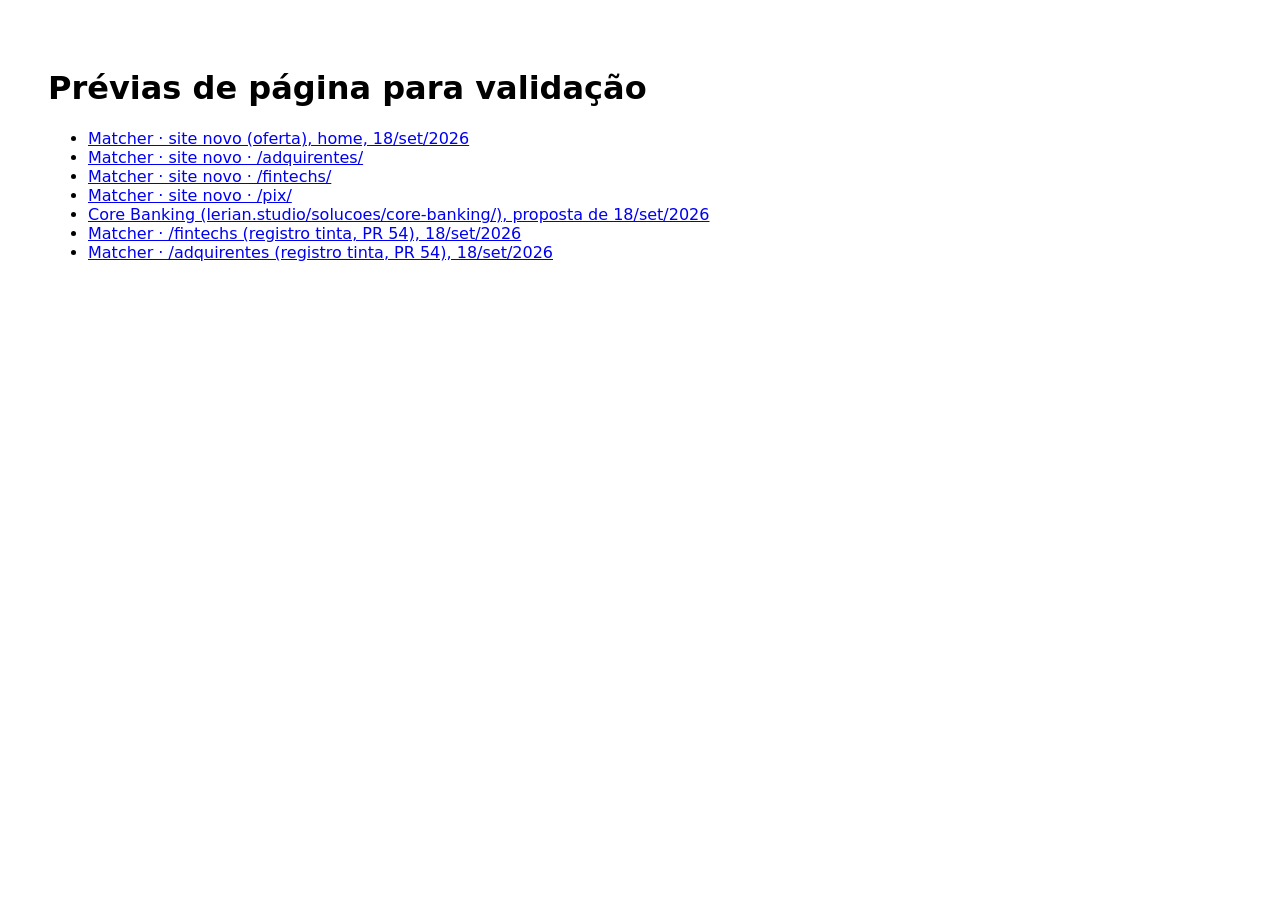
<file: index.html>
<!doctype html><meta charset="utf-8"><title>Prévias de LP · Lerian Ads</title><body style="font-family:system-ui;padding:40px"><h1>Prévias de página para validação</h1><ul><li><a href="oferta/">Matcher · site novo (oferta), home, 18/set/2026</a></li><li><a href="oferta/adquirentes/">Matcher · site novo · /adquirentes/</a></li><li><a href="oferta/fintechs/">Matcher · site novo · /fintechs/</a></li><li><a href="oferta/pix/">Matcher · site novo · /pix/</a></li><li><a href="core-banking/">Core Banking (lerian.studio/solucoes/core-banking/), proposta de 18/set/2026</a></li><li><a href="matcher/fintechs/">Matcher · /fintechs (registro tinta, PR 54), 18/set/2026</a></li><li><a href="matcher/adquirentes/">Matcher · /adquirentes (registro tinta, PR 54), 18/set/2026</a></li></ul>
</file>
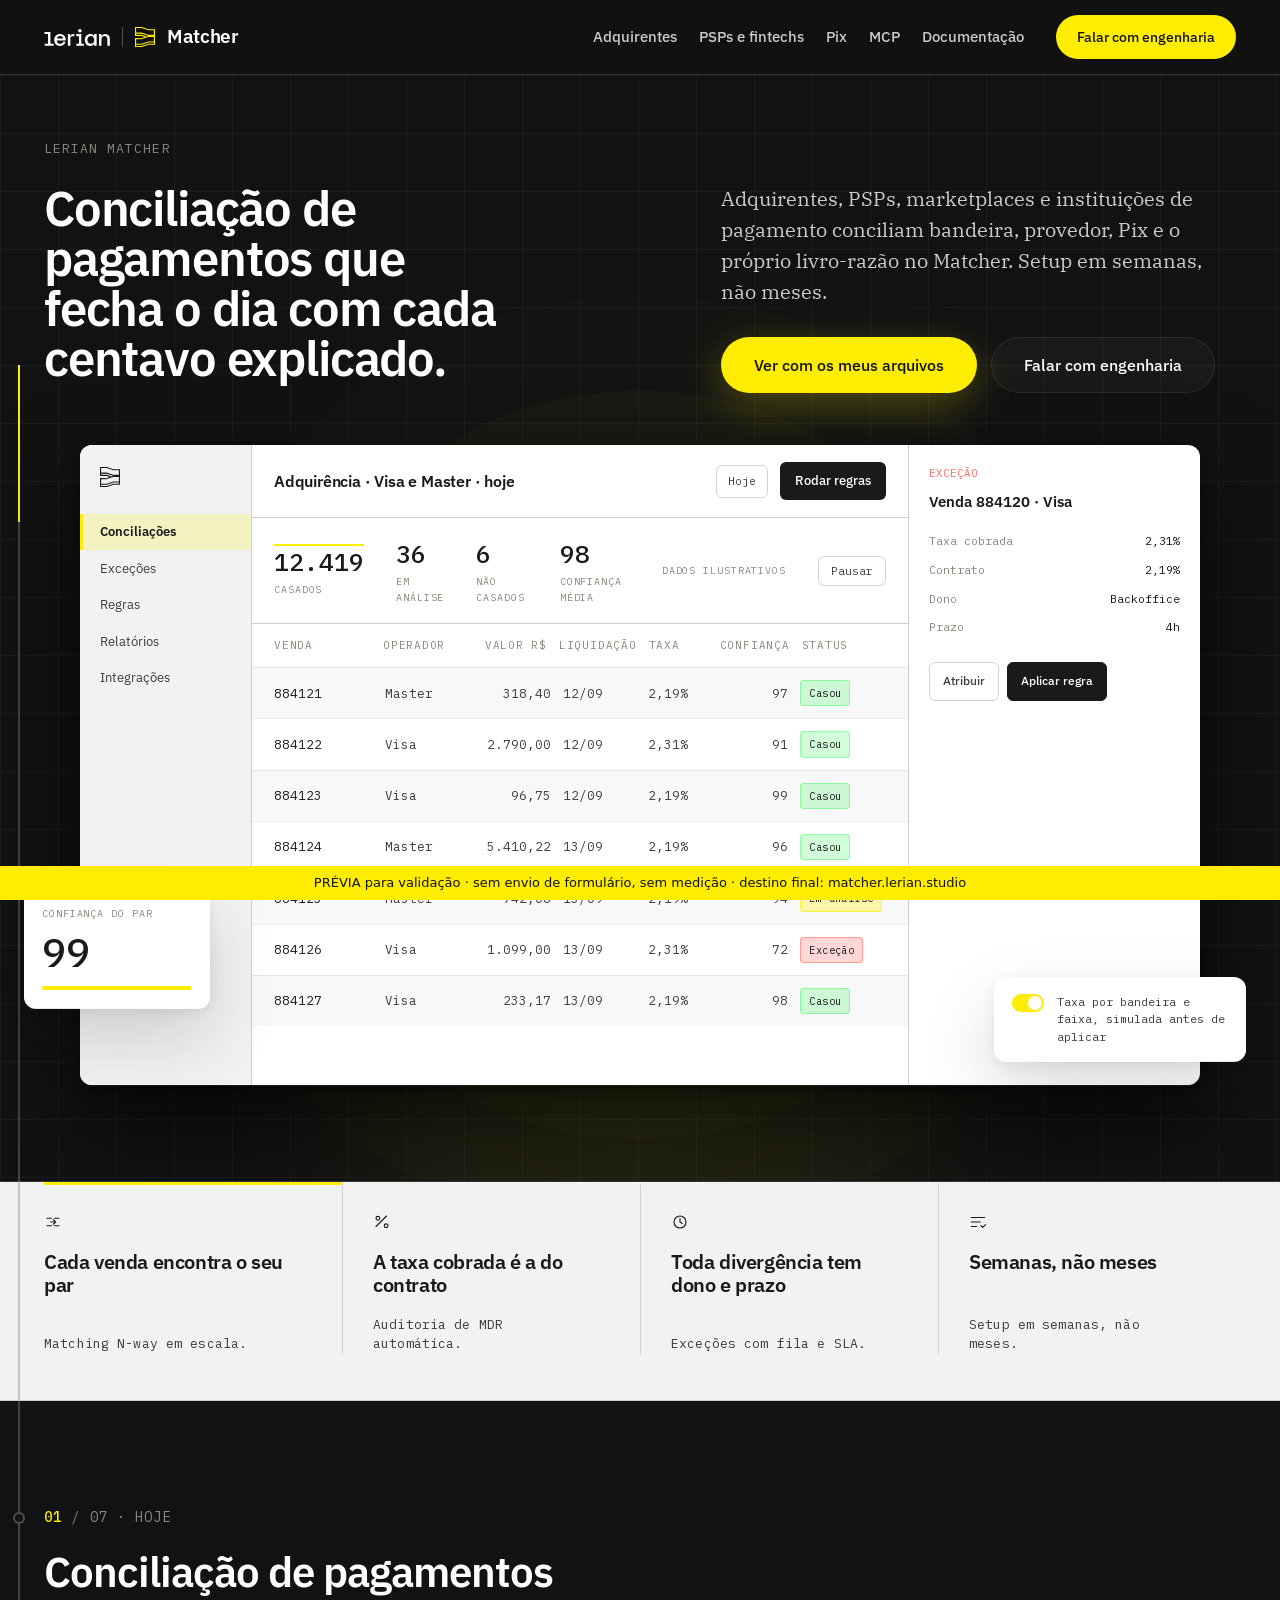
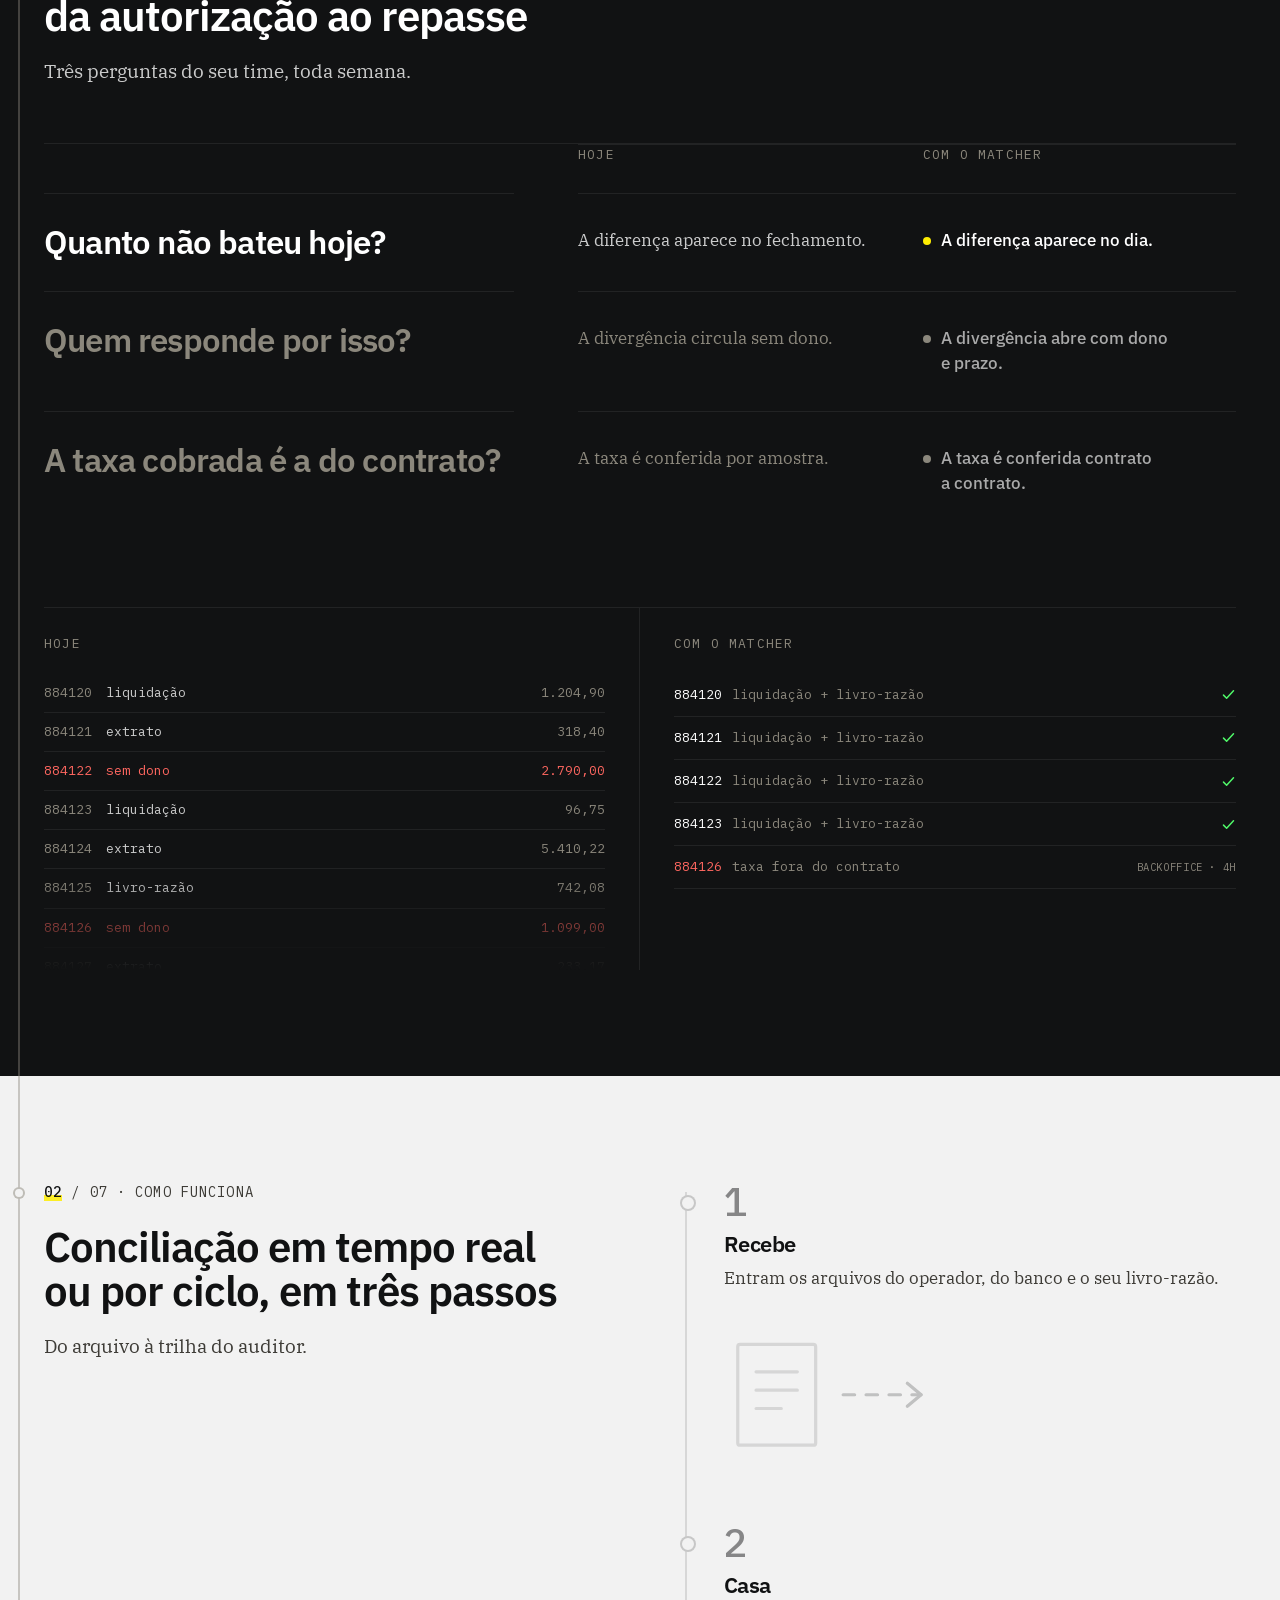
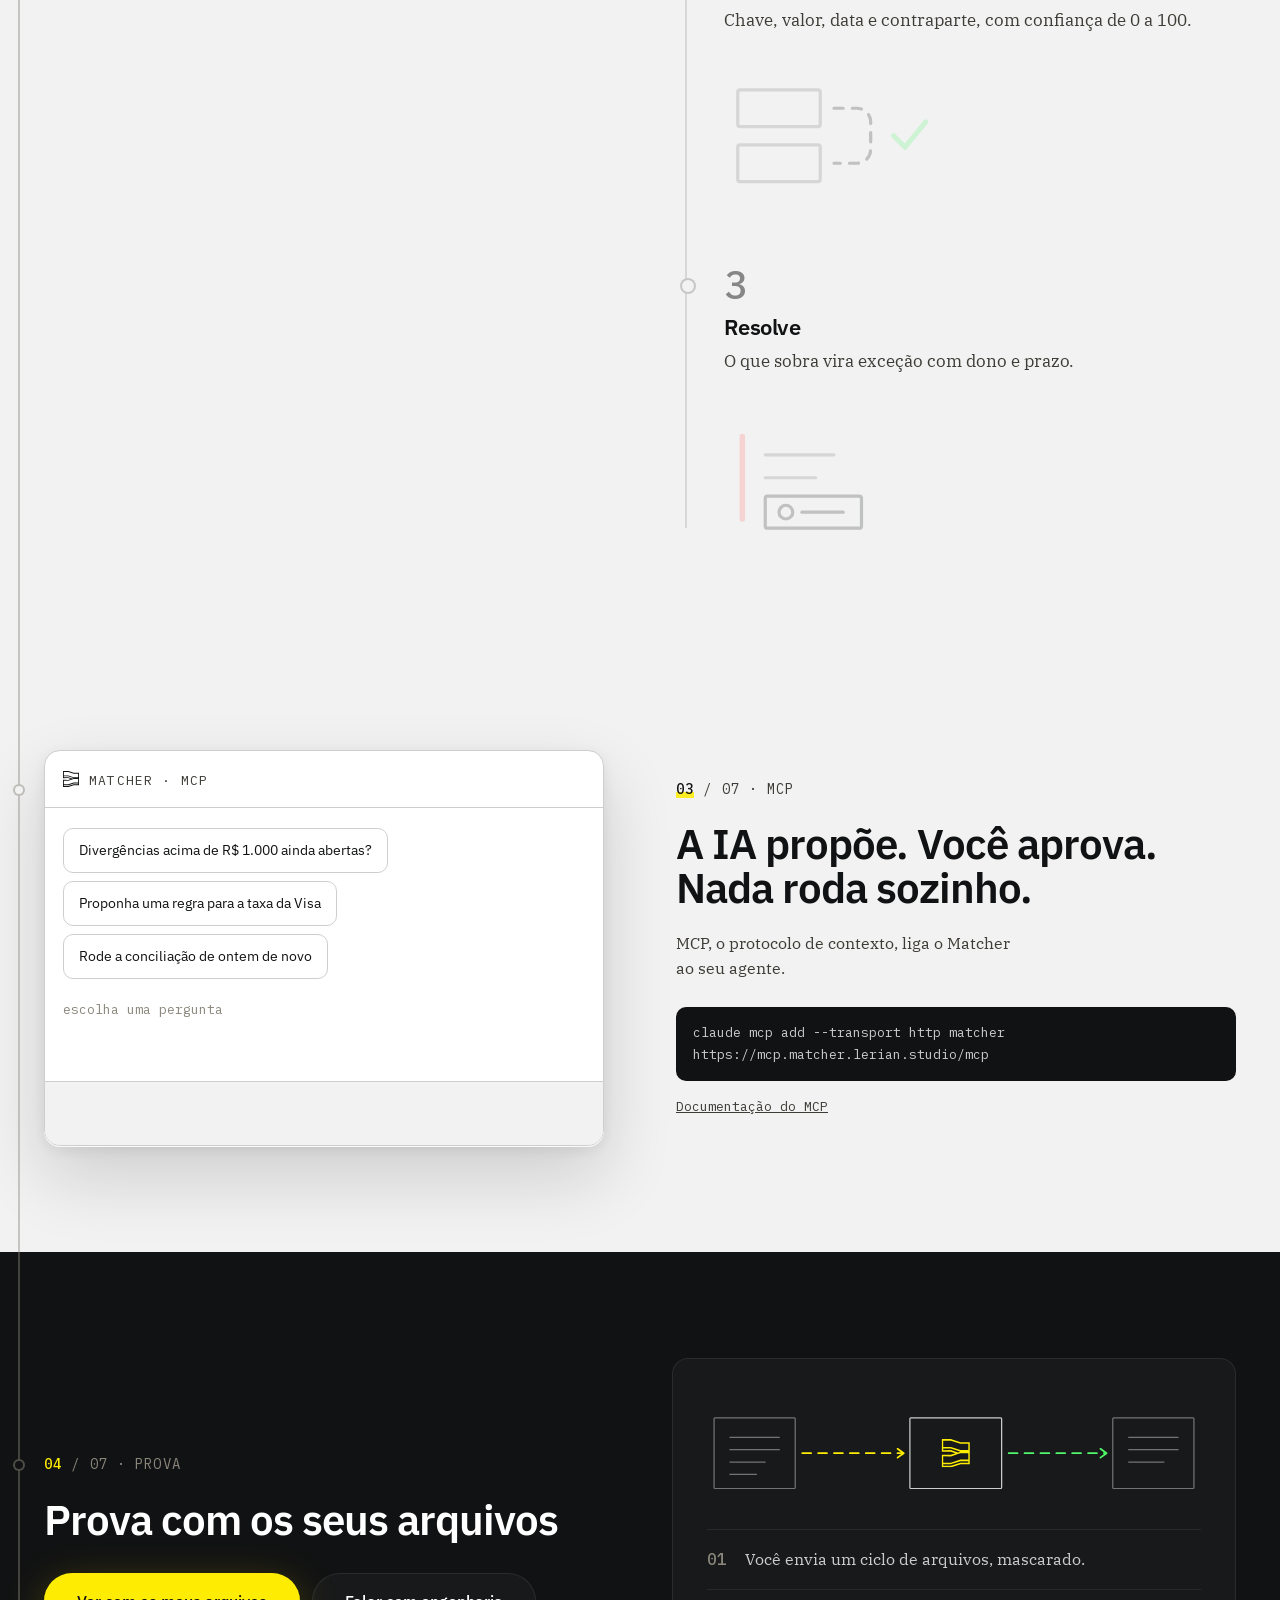
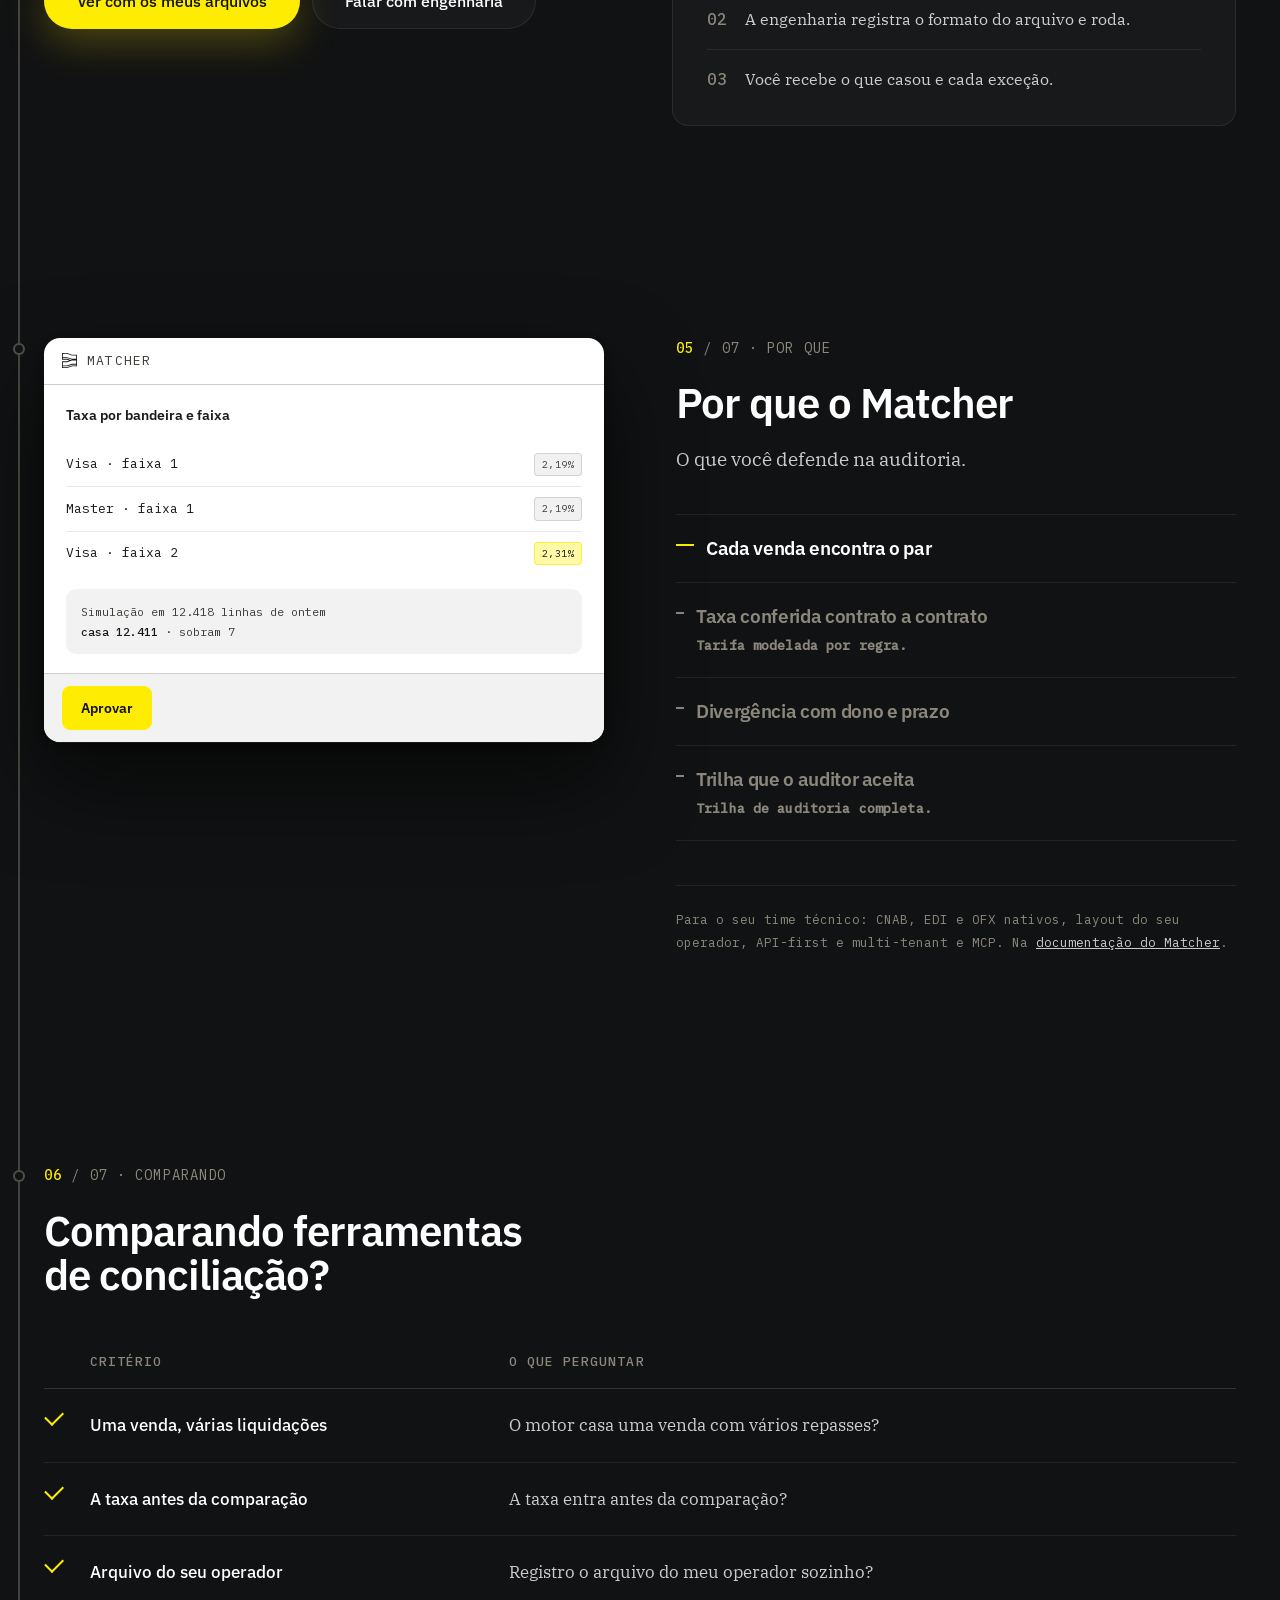
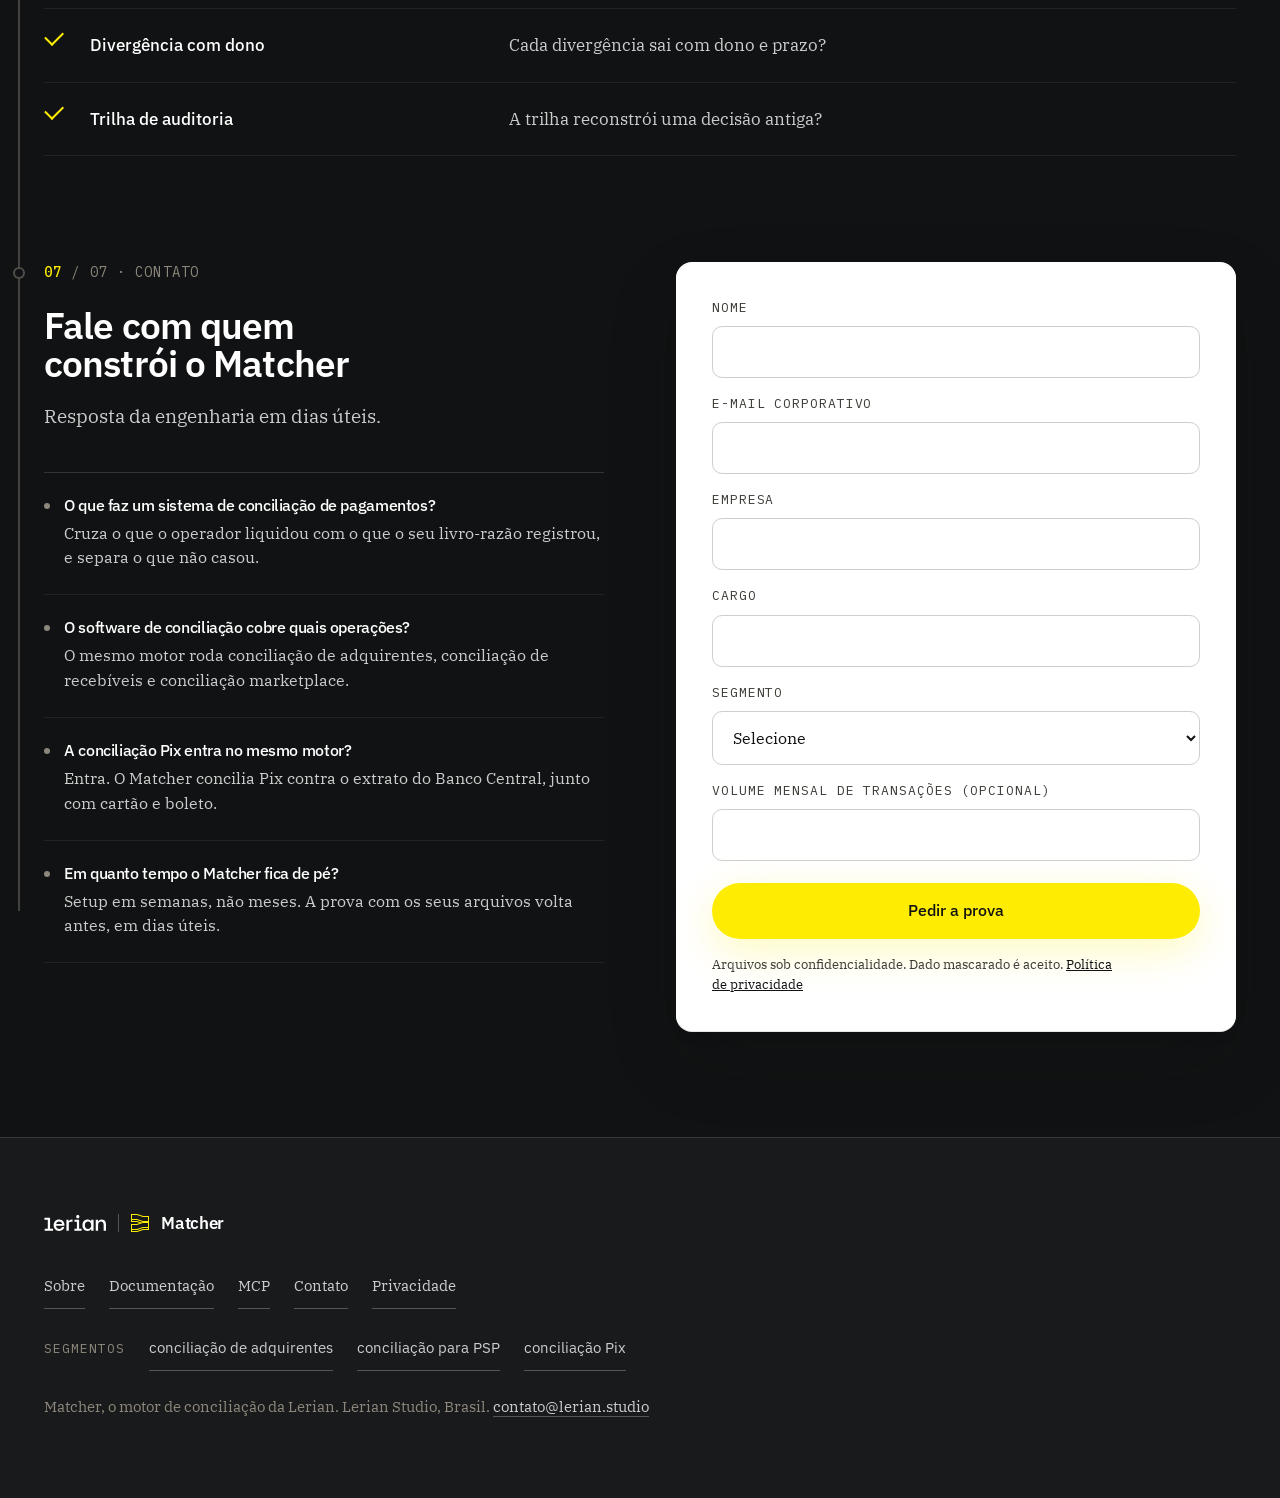
<file: oferta/index.html>
<!doctype html>
<html lang="pt-BR">
<head>
<meta name="robots" content="noindex,nofollow">
<meta charset="utf-8">
<meta name="viewport" content="width=device-width, initial-scale=1">
<title>Conciliação de pagamentos | Matcher, da Lerian</title>
<meta name="description" content="Conciliação de pagamentos no Matcher, da Lerian: bandeira, provedor, SPI e ledger no mesmo motor, com MDR auditado. Peça a prova com os seus arquivos.">
<link rel="canonical" href="https://matcher.lerian.studio/">
<link rel="icon" type="image/svg+xml" href="./favicon-matcher.svg">
<meta property="og:type" content="website">
<meta property="og:site_name" content="Matcher, da Lerian">
<meta property="og:locale" content="pt_BR">
<meta property="og:url" content="https://matcher.lerian.studio/">
<meta property="og:title" content="Conciliação de pagamentos | Matcher, da Lerian">
<meta property="og:description" content="Conciliação de pagamentos no Matcher, da Lerian: bandeira, provedor, SPI e ledger no mesmo motor, com MDR auditado. Peça a prova com os seus arquivos.">
<meta property="og:image" content="https://matcher.lerian.studio/og-conciliacao.png">
<meta property="og:image:width" content="1200">
<meta property="og:image:height" content="630">
<meta name="twitter:card" content="summary_large_image">
<meta name="twitter:title" content="Conciliação de pagamentos | Matcher, da Lerian">
<meta name="twitter:description" content="Conciliação de pagamentos no Matcher, da Lerian: bandeira, provedor, SPI e ledger no mesmo motor, com MDR auditado. Peça a prova com os seus arquivos.">
<meta name="twitter:image" content="https://matcher.lerian.studio/og-conciliacao.png">
<link rel="preload" href="./fonts/ibm-plex-serif-400-latin.woff2" as="font" type="font/woff2" crossorigin>
<link rel="preload" href="./fonts/ibm-plex-sans-400-latin.woff2" as="font" type="font/woff2" crossorigin>
<link rel="preload" href="./fonts/ibm-plex-mono-400-latin.woff2" as="font" type="font/woff2" crossorigin>
<style>:root{--paper:#FFFFFF;--paper-alt:#F2F2F2;--ink:#191A1B;--ink-deep:#111213;--spark:#FEED02;--gray-dark:#3E3C37;--gray-mid:#8B877C;--rule-p:#CECECE;--green:#50F769;--red:#FF6760;--blue:#2ED8FE;--rule:rgba(255,255,255,.14);--rule-2:rgba(255,255,255,.07);--soft:rgba(255,255,255,.78);--soft-dark:#3E3C37;--vidro:rgba(255,255,255,.03);--vidro-alto:rgba(255,255,255,.055);--vidro-linha:rgba(255,255,255,.08);--sans:"Plex Sans",Helvetica Neue,Arial,sans-serif;--mono:"Plex Mono",ui-monospace,monospace;--e:cubic-bezier(.2,.8,.2,1);--sh:0 1px 0 rgba(255,255,255,.05),0 2px 10px rgba(0,0,0,.4),0 28px 64px rgba(0,0,0,.55);--sh-alta:0 1px 0 rgba(255,255,255,.08),0 4px 14px rgba(0,0,0,.45),0 40px 88px rgba(0,0,0,.6);--sh-p:0 1px 0 rgba(255,255,255,.9),0 4px 14px rgba(17,18,19,.07),0 30px 70px rgba(17,18,19,.16);--sh-spark:0 12px 40px rgba(254,237,2,.25)}*{box-sizing:border-box;margin:0;padding:0}html{font-size:clamp(15px,1vw,16px);-webkit-text-size-adjust:100%;overflow-x:clip}body{position:relative;counter-reset:bloco;background:var(--ink);color:var(--paper);font-family:"Plex Serif",Georgia,serif;font-size:18px;line-height:1.55;-webkit-font-smoothing:antialiased;overflow-x:clip}a{color:inherit}img{max-width:100%}.wrap{max-width:1256px;margin:0 auto;padding:0 32px;position:relative}h1,h2,h3,h4{font-family:var(--sans);font-weight:600;line-height:1.03;letter-spacing:-.024em;text-wrap:balance;hyphens:none}h1{font-size:clamp(2.4rem,4.4vw,60px)}h2{font-size:clamp(2rem,3.5vw,48px)}h3{font-size:1.18rem;font-weight:500}p{max-width:60ch;text-wrap:pretty;hyphens:none}:focus-visible{outline:2px solid var(--spark);outline-offset:3px}.lbl{font-family:var(--mono);font-size:13px;letter-spacing:.08em;text-transform:uppercase;color:var(--gray-mid)}.btn{display:inline-flex;align-items:center;justify-content:center;border-radius:999px;padding:16px 32px;font-family:var(--sans);font-weight:500;font-size:16px;text-decoration:none;border:1px solid transparent;cursor:pointer;line-height:1.2;min-height:56px;transition:transform .24s var(--e),box-shadow .24s var(--e),border-color .24s var(--e),background-color .24s var(--e)}.btn:hover{transform:translateY(-2px)}.btn-spark{background:var(--spark);color:var(--ink-deep);box-shadow:var(--sh-spark)}.btn-spark:hover{box-shadow:0 18px 52px rgba(254,237,2,.34)}.btn-ghost{border-color:var(--vidro-linha);background:var(--vidro);color:var(--paper)}.btn-ghost:hover{border-color:var(--spark);background:var(--vidro-alto)}.btn-dark{border-color:rgba(25,26,27,.34);color:var(--ink-deep);background:transparent}.btn-dark:hover{border-color:var(--ink-deep);background:rgba(25,26,27,.04)}.skip{position:absolute;left:-9999px;display:inline-flex;align-items:center;min-height:44px}.skip:focus{left:16px;top:10px;display:inline-flex;align-items:center;min-height:44px;background:var(--spark);color:var(--ink-deep);padding:8px 16px;z-index:9}.ic{width:24px;height:24px;display:block;color:var(--spark)}header{border-bottom:1px solid var(--rule);background:rgba(17,18,19,.94);position:sticky;top:0;z-index:20}.nav{display:flex;align-items:center;gap:26px;min-height:74px}.brand{display:flex;align-items:center;gap:12px;min-height:44px;text-decoration:none}.brand .wm{height:17px;width:auto;display:block}.brand .sep{width:1px;height:20px;background:rgba(255,255,255,.26)}.brand .mi{height:20px;width:20px;color:var(--spark)}.brand .pn{font-family:var(--sans);font-weight:600;font-size:19px;letter-spacing:-.02em}.nav ul{list-style:none;display:flex;gap:10px;margin-left:auto}.nav a.nl{display:inline-flex;align-items:center;justify-content:center;min-height:44px;min-width:32px;padding:0 6px;font-family:var(--sans);font-size:15px;font-weight:500;text-decoration:none;color:var(--soft)}.nav a.nl:hover,.nav a.nl:focus{color:var(--paper)}.nav a.nl[aria-current="page"]{color:var(--paper);box-shadow:inset 0 -1px 0 var(--rule)}.nav ul li{display:flex;align-items:center}.vh{position:absolute;width:1px;height:1px;overflow:hidden;clip-path:inset(50%);white-space:nowrap}.nav .btn{padding:11px 20px;font-size:14px;min-height:44px;box-shadow:none}.hero{padding:64px 0 96px;border-bottom:1px solid var(--rule);background:var(--ink-deep);position:relative;overflow:hidden}.hero::before{content:"";position:absolute;inset:0;background-image:linear-gradient(rgba(255,255,255,.04) 1px,transparent 1px),linear-gradient(90deg,rgba(255,255,255,.04) 1px,transparent 1px);background-size:58px 58px;pointer-events:none;z-index:0}.hero::after{content:"";position:absolute;left:50%;top:26%;width:1180px;height:1180px;max-width:120vw;margin-left:-590px;border-radius:50%;background:radial-gradient(closest-side,rgba(254,237,2,.13),rgba(254,237,2,.04) 52%,rgba(254,237,2,0) 76%);filter:blur(40px);pointer-events:none;z-index:0}.cursor{position:absolute;left:0;top:0;width:400px;height:400px;margin:-200px 0 0 -200px;border-radius:50%;background:radial-gradient(closest-side,rgba(255,255,255,.06),rgba(255,255,255,0) 70%);opacity:0;transition:opacity .4s var(--e);pointer-events:none;z-index:1;will-change:transform}.hero.viva .cursor{opacity:1}.hero-txt{position:relative;z-index:3;display:grid;grid-template-columns:minmax(0,1.08fr) minmax(0,.92fr);column-gap:72px;align-items:start}.hero .eyebrow{display:block;grid-column:1/-1;margin-bottom:24px}.hero h1{grid-column:1;grid-row:2/4;clip-path:inset(0 0 -12% 0);font-size:clamp(2.3rem,3.8vw,52px);max-width:17ch;align-self:start}.hero p.lead{grid-column:2;grid-row:2;font-size:20px;color:var(--soft);margin:0 0 30px;max-width:44ch}.hero-cta{grid-column:2;grid-row:3;display:flex;align-items:center;gap:14px;flex-wrap:wrap;align-self:start}.liga{display:block;grid-column:2;grid-row:4;width:100%;max-width:360px;height:12px;margin-top:34px;color:var(--spark);overflow:visible}.liga path{stroke-dasharray:212;stroke-dashoffset:212;animation:liga 3.2s ease-in-out infinite}@keyframes liga{0%{stroke-dashoffset:212;stroke:var(--spark)}55%{stroke-dashoffset:0;stroke:var(--spark)}70%,100%{stroke-dashoffset:0;stroke:var(--green)}}.js .hero h1{animation:sobe-clip .85s var(--e) both}.js .hero .eyebrow{animation:sobe .6s var(--e) both}.js .hero p.lead{animation:sobe .7s var(--e) .08s both}.js .hero-cta{animation:sobe .7s var(--e) .16s both}.js .hero .liga{animation:sobe .7s var(--e) .24s both}.js .scene{animation:sobe-cena 1s var(--e) .12s both}@keyframes sobe-clip{from{clip-path:inset(0 0 100% 0);opacity:0;transform:translateY(14px)}to{clip-path:inset(0 0 -12% 0);opacity:1;transform:none}}@keyframes sobe{from{opacity:0;transform:translateY(12px)}to{opacity:1;transform:none}}@keyframes sobe-cena{from{opacity:0;transform:translateY(26px) scale(.99)}to{opacity:1;transform:none}}.scene-wrap{margin-top:52px;z-index:2}.scene{position:relative;width:min(1120px,100%);margin:0 auto}.glow{position:absolute;left:50%;top:50%;width:126%;height:150%;transform:translate(-50%,-50%);pointer-events:none;opacity:.6}.app{position:relative;z-index:2;display:grid;grid-template-columns:172px minmax(0,1fr) 292px;height:640px;background:var(--paper);color:var(--ink);border-radius:12px;box-shadow:var(--sh-alta);overflow:hidden;will-change:transform}.side{background:var(--paper-alt);border-right:1px solid var(--rule-p);padding:20px 0;display:flex;flex-direction:column;gap:1px}.side .si{width:20px;height:20px;color:var(--ink);margin:2px 0 26px 20px}.sn{font-family:var(--sans);font-size:13px;line-height:1.2;color:var(--gray-dark);padding:10px 20px}.sn.on{color:var(--ink);font-weight:600;background:rgba(254,237,2,.2);box-shadow:inset 3px 0 0 var(--spark)}.main{display:flex;flex-direction:column;min-width:0}.top{display:flex;align-items:center;gap:12px;padding:17px 22px;border-bottom:1px solid var(--rule-p)}.top .tt{font-family:var(--sans);font-weight:600;font-size:16px;letter-spacing:-.012em;margin-right:auto;white-space:nowrap;overflow:hidden;text-overflow:ellipsis}.top .per{font-family:var(--mono);font-size:11px;color:var(--gray-dark);border:1px solid rgba(25,26,27,.18);border-radius:6px;padding:7px 11px;white-space:nowrap}.top .run{font-family:var(--sans);font-weight:500;font-size:13px;background:var(--ink);color:var(--paper);border-radius:6px;padding:9px 15px;white-space:nowrap}.kpi{display:flex;align-items:center;gap:32px;padding:18px 22px;border-bottom:1px solid var(--rule-p)}.kpi>div{padding-top:5px}.kpi>div:first-child{box-shadow:inset 0 3px 0 -1px var(--spark)}.kpi b{display:block;font-family:var(--mono);font-weight:500;font-size:25px;line-height:1;color:var(--ink);font-variant-numeric:tabular-nums}.kpi i{display:block;margin-top:8px;font-family:var(--mono);font-style:normal;font-size:10px;letter-spacing:.09em;text-transform:uppercase;color:var(--gray-mid)}.kpi .ilu{margin-left:auto;white-space:nowrap;font-family:var(--mono);font-size:10px;letter-spacing:.09em;text-transform:uppercase;color:var(--gray-mid)}.pz{font-family:var(--mono);font-size:11px;color:var(--gray-dark);background:transparent;border:1px solid rgba(25,26,27,.18);border-radius:6px;padding:7px 12px;cursor:pointer}.pz:hover{border-color:var(--ink);color:var(--ink)}.fio{position:absolute;left:max(14px,calc(50% - 622px));width:2px;background:rgba(139,135,124,.42);z-index:1;pointer-events:none;opacity:0;transition:opacity .5s var(--e)}.fio.pronto{opacity:1}.fio .enche{position:absolute;left:0;top:0;width:2px;height:var(--f,0);background:var(--spark)}.fio .no{position:absolute;left:-5px;width:12px;height:12px;border-radius:50%;background:var(--ink-deep);border:2px solid rgba(139,135,124,.5);transition:background-color .35s var(--e),border-color .35s var(--e),box-shadow .35s var(--e)}.fio .no.claro{background:var(--paper-alt)}.fio .no.aceso{background:var(--spark);border-color:var(--spark);box-shadow:0 0 0 6px rgba(254,237,2,.16),0 0 22px rgba(254,237,2,.5)}@media (max-width:1024px){.fio{left:9px}}@media (max-width:768px){.fio{left:8px;width:1px}.fio .enche{width:1px}.fio .no{left:-5px;width:11px;height:11px}}@media (max-width:1240px){.scene{width:100%}.conf{left:-14px}.regra{right:-14px}}@media (max-width:1024px){.hero{padding:56px 0 80px}.hero-txt{display:block}.hero h1{max-width:18ch}.hero p.lead{max-width:none;margin:26px 0 34px}.liga{display:none}.nav{gap:16px}.nav ul{gap:16px}.nav a.nl{font-size:14px}.scene-wrap{margin-top:46px}.app{grid-template-columns:150px minmax(0,1fr);height:540px}.drw,.regra{display:none}.conf{left:-10px;bottom:60px;width:160px}.conf .cn{font-size:34px}.promessas .wrap>div{padding:24px 22px 0}.promessas .n{max-width:none}}@media (max-width:768px){body{font-size:17px}.wrap{padding:0 20px}h1{font-size:2.3rem}h2{font-size:1.95rem}.nav ul{display:none}.brand{margin-right:auto}.brand .pn{font-size:17px}.brand .wm{height:15px}.nav .btn{padding:9px 16px;font-size:13px;white-space:nowrap}.hero{padding:52px 0 72px}.hero p.lead{font-size:19px}.hero-cta .btn{width:100%}.cursor,.glow,.hero::after{display:none}.scene-wrap{margin-top:36px}.scene{width:100%}.conf,.regra,.side{display:none}.app{grid-template-columns:1fr;height:auto;box-shadow:0 20px 44px rgba(0,0,0,.5)}.top{padding:15px 16px}.top .tt{font-size:14px;white-space:normal}.top .per{display:none}.kpi{flex-wrap:wrap;gap:16px 22px;padding:15px 16px}.pz{margin-left:auto}.kpi b{font-size:20px}.kpi .ilu{display:none}.tr{padding:0 16px;gap:8px;grid-template-columns:1.25fr .95fr .9fr}.th.c1,.td.c1,.th.c3,.td.c3,.th.c4,.td.c4,.th.c5,.td.c5{display:none}.tbl .tr:nth-child(n+6){display:none}.td{font-size:11.5px;padding:11px 0}.promessas .wrap{grid-template-columns:repeat(2,1fr);padding-bottom:34px}.promessas .wrap>div{padding:22px 18px 22px;border-left:0;border-top:1px solid rgba(25,26,27,.14)}.promessas .wrap>div:first-child,.promessas .wrap>div:nth-child(2){border-top-width:3px;border-top-style:solid}.promessas .wrap>div:nth-child(2){border-top-color:transparent}.promessas .wrap>div:nth-child(odd){padding-left:0}.promessas .wrap>div:nth-child(even){padding-right:0}.promessas .ic.ip{margin-bottom:14px}.promessas .n{font-size:clamp(18px,4.8vw,21px);padding-bottom:14px}.promessas .ad{font-size:13px}}@media (max-width:430px){h1{font-size:2rem}.promessas .wrap>div{padding-left:14px;padding-right:14px}.promessas .wrap>div:nth-child(odd){padding-left:0}.promessas .wrap>div:nth-child(even){padding-right:0}.promessas .n{font-size:17px}.promessas .ad{font-size:13px}}@media (prefers-reduced-motion:reduce){*{transition:none !important;animation:none !important}.js .rv,.js .stg,.js .stg .b{opacity:1;transform:none}.js .tr{opacity:1;transform:none}.passos .trilho::after{transform:scaleY(1)}.passos>div .mini{opacity:.95;transform:none}.cmp td:first-child::before{transform:rotate(-45deg) scale(1)}.barra,.conf .bar i{transform:scaleX(1)}.rolo{transform:none}.js .cena2 .par2{opacity:1;transform:none}.perg li h3{color:var(--paper)}.perg .duo p{color:var(--soft)}.perg .duo p.b{color:var(--paper);opacity:1}.perg .duo p.b::before{background:var(--spark)}.fio .enche{height:100%}.liga path{stroke-dashoffset:0;stroke:var(--green)}.cursor{display:none}.btn:hover,.lev:hover,.pq:hover,.aprovar:hover{transform:none}}</style>
<link rel="stylesheet" href="./styles-oferta.css?v=4">
<script type="application/ld+json">[{"@context": "https://schema.org", "@type": "FAQPage", "mainEntity": [{"@type": "Question", "name": "O que faz um sistema de conciliação de pagamentos?", "acceptedAnswer": {"@type": "Answer", "text": "Cruza o que o operador liquidou com o que o seu livro-razão registrou, e separa o que não casou."}}, {"@type": "Question", "name": "O software de conciliação cobre quais operações?", "acceptedAnswer": {"@type": "Answer", "text": "O mesmo motor roda conciliação de adquirentes, conciliação de recebíveis e conciliação marketplace."}}, {"@type": "Question", "name": "A conciliação Pix entra no mesmo motor?", "acceptedAnswer": {"@type": "Answer", "text": "Entra. O Matcher concilia Pix contra o extrato do Banco Central, junto com cartão e boleto."}}, {"@type": "Question", "name": "Em quanto tempo o Matcher fica de pé?", "acceptedAnswer": {"@type": "Answer", "text": "Setup em semanas, não meses. A prova com os seus arquivos volta antes, em dias úteis."}}]}, {"@context": "https://schema.org", "@type": "Product", "name": "Matcher", "brand": {"@type": "Organization", "name": "Lerian", "url": "https://lerian.studio/", "email": "contato@lerian.studio", "address": {"@type": "PostalAddress", "addressCountry": "BR"}}, "category": "Software de conciliação de pagamentos", "url": "https://matcher.lerian.studio/", "description": "Conciliação de pagamentos no Matcher, da Lerian: bandeira, provedor, SPI e ledger no mesmo motor, com MDR auditado. Peça a prova com os seus arquivos."}]</script>
</head>
<body>

<a class="skip" href="#live">Ir para o conteúdo</a>
<header>
 <div class="wrap nav">
  <a class="brand" href="./"><svg class="wm" viewBox="0 0 1090.88 280" role="img" aria-label="Lerian"><path fill="currentColor" d="M 619.42,29.69 C 619.42,45.12 608.55,57.62 591.49,57.62 C 574.43,57.62 563.56,45.11 563.56,29.69 C 563.56,14.27 574.42,1.76 591.48,1.76 C 608.54,1.76 619.41,14.27 619.41,29.69 L 619.41,29.69 L 619.42,29.69 M 158.64,242.4 L 158.64,275.94 L 12.13,275.94 L 12.13,242.39 L 60.49,242.39 C 63.65,242.39 66.22,239.82 66.22,236.66 L 66.22,87.77 C 66.22,84.61 63.65,82.04 60.49,82.04 L 7.85,82.04 L 7.85,47.73 L 106.18,47.73 L 106.18,236.67 C 106.18,239.83 108.75,242.40 111.91,242.40 L 158.65,242.40 L 158.64,242.4 M 168.85,179.86 L 168.85,179.86 C 168.86,122.05 205.62,80.79 262.66,80.79 C 337.74,80.79 357.99,140.0 357.99,172.71 C 357.99,177.73 357.62,182.89 356.86,188.15 L 213.25,188.15 C 212.23,188.15 211.42,189.0 211.46,190.02 C 211.88,199.84 216.44,245.02 265.29,245.02 C 286.93,245.02 307.61,235.65 313.9,211.11 L 354.59,211.11 C 348.02,247.59 317.47,278.19 268.32,278.19 C 206.14,278.19 168.85,238.38 168.85,179.86 M 314.47,158.39 L 314.48,158.40 L 314.48,158.40 C 315.57,158.40 316.43,157.44 316.26,156.36 C 312.89,135.16 298.06,113.57 264.18,113.57 C 244.18,113.57 217.69,125.11 213.20,156.39 C 213.04,157.45 213.9,158.41 214.98,158.41 L 314.47,158.39 M 867.2,83.16 L 867.2,83.16 C 867.2,83.16 867.2,83.16 867.2,83.16 L 867.2,83.16 M 826.87,83.16 L 867.2,83.16 L 867.2,275.99 L 826.88,275.99 L 826.88,251.46 C 826.88,248.37 822.96,247.05 821.09,249.51 C 820.91,249.74 820.74,249.98 820.56,250.22 L 820.56,250.22 C 820.56,250.22 820.56,250.24 820.56,250.24 L 820.56,250.24 C 820.45,250.40 820.33,250.56 820.21,250.71 C 812.29,261.27 799.53,278.24 763.97,278.24 C 703.14,278.24 672.78,231.91 672.78,179.54 C 672.78,118.12 713.15,80.82 763.95,80.82 C 800.68,80.82 812.39,96.55 820.59,107.57 L 821.08,108.23 C 822.94,110.72 826.89,109.41 826.89,106.30 L 826.89,83.16 L 826.87,83.16 M 770.75,115.48 C 740.72,115.48 714.61,137.46 714.61,179.53 C 714.61,216.53 735.92,243.96 770.75,243.96 C 800.57,243.96 826.89,222.28 826.89,180.28 L 826.89,180.28 C 826.89,143.29 805.53,115.48 770.75,115.48 M 1063.39,101.7 C 1077.81,115.76 1085.03,138.37 1085.03,169.5 L 1085.03,275.75 L 1043.97,275.75 L 1043.97,171.76 C 1043.97,127.78 1021.62,115.62 998.01,115.62 C 966.02,115.62 946.41,138.84 946.41,178.54 L 946.41,275.75 L 905.73,275.75 L 905.73,83.15 L 945.66,83.15 L 945.66,108.22 C 945.66,111.33 949.61,112.62 951.48,110.14 C 960.03,98.74 978.20,80.62 1007.46,80.62 C 1045.01,80.62 1063.21,101.5 1063.39,101.7 L 1063.39,101.7 M 657.42,275.94 L 657.41,275.94 L 532.38,275.94 L 532.38,242.39 L 570.52,242.39 C 573.68,242.39 576.25,239.82 576.25,236.66 L 576.25,123.18 C 576.25,120.02 573.68,117.45 570.52,117.45 L 532.98,117.45 L 532.98,83.14 L 614.32,83.14 L 614.32,236.67 C 614.32,239.83 616.89,242.4 620.05,242.4 C 620.05,242.4 657.42,242.4 657.42,242.4 L 657.42,242.4 L 657.42,275.94 M 499.27,119.27 C 499.27,119.40 499.17,119.5 499.04,119.5 L 499.04,119.5 C 499.04,119.5 462.73,119.5 462.73,119.5 C 434.05,119.5 434.08,144.49 434.09,163.12 C 434.09,163.58 434.09,164.04 434.09,164.49 L 434.09,275.73 C 434.09,275.86 433.99,275.96 433.86,275.96 L 392.85,275.96 C 392.72,275.96 392.62,275.86 392.62,275.73 L 392.62,83.27 C 392.62,83.14 392.72,83.04 392.85,83.04 L 429.34,83.04 C 429.47,83.04 429.57,83.14 429.57,83.27 L 429.57,107.3 C 429.57,111.35 434.81,112.95 437.06,109.58 C 437.28,109.26 437.49,108.94 437.71,108.61 C 445.89,96.36 456.42,80.59 490.22,80.59 L 499.27,80.59 L 499.27,119.27 L 499.27,119.27"/></svg><span class="sep"></span><svg class="mi" viewBox="0 0 64 64" aria-hidden="true" focusable="false"><path fill="currentColor" d="M20.57 28.40L31.29 32.00L20.57 35.60L3.60 35.40L0 35.35V63.99H21.61L22.15 63.82L43.01 57.04H64V6.96H43.01L22.15 0.18L21.61 0.00H0V28.65L20.57 28.40ZM21.13 24.84L3.55 25.05V21.49H3.60L20.57 21.29L41.31 28.26L41.86 28.44L41.31 28.63L36.87 30.12L21.13 24.83V24.84ZM60.44 53.49H42.45L21.05 60.45H3.55V56.89H21.61L22.15 56.72L43.01 49.94H60.45V53.49H60.44ZM60.44 35.56V46.38H42.45L21.05 53.34H3.55V38.96L21.13 39.17L36.87 33.88L42.45 32.00H60.44V35.56ZM60.44 24.89H42.45L21.13 17.73L3.55 17.94V3.56H21.05L42.45 10.51H60.44V24.89Z"/></svg><span class="pn">Matcher</span></a>
  <ul>
   <li><a class="nl" href="./adquirentes/">Adquirentes</a></li>
   <li><a class="nl" href="./fintechs/">PSPs e fintechs</a></li>
   <li><a class="nl" href="./pix/">Pix</a></li>
   <li><a class="nl" href="#mcp">MCP<span class="vh">, conexão com agentes</span></a></li>
   <li><a class="nl" href="https://docs.lerian.studio/en/products/matcher/what-is-matcher">Documentação</a></li>
  </ul>
  <a class="btn btn-spark" href="#demo">Falar com engenharia</a>
 </div>
</header>
<div class="fio" id="fio" aria-hidden="true"><i class="enche"></i></div>

<!-- 1. HERÓI: o aplicativo, claro, em camadas -->
<section class="hero" id="live">
 <div class="wrap hero-txt">
  <span class="lbl eyebrow">Lerian Matcher</span>
  <h1>Conciliação de pagamentos que fecha o dia com cada centavo explicado.</h1>
  <p class="lead">Adquirentes, PSPs, marketplaces e instituições de pagamento conciliam bandeira, provedor, Pix e o próprio livro-razão no Matcher. Setup em semanas, não meses.</p>
  <div class="hero-cta">
   <a class="btn btn-spark" id="cta1" href="#prova">Ver com os meus arquivos</a>
   <a class="btn btn-ghost" href="#demo">Falar com engenharia</a>
  </div>
 </div>

 <div class="wrap scene-wrap">
 <div class="scene" id="scene" aria-hidden="true">
  <svg class="glow" viewBox="0 0 400 400" aria-hidden="true" focusable="false"><circle cx="200" cy="200" r="196" fill="var(--spark)" opacity=".03"/><circle cx="200" cy="200" r="156" fill="var(--spark)" opacity=".03"/><circle cx="200" cy="200" r="116" fill="var(--spark)" opacity=".03"/><circle cx="200" cy="200" r="76" fill="var(--spark)" opacity=".03"/><circle cx="200" cy="200" r="40" fill="var(--spark)" opacity=".03"/></svg>
  <div class="app" id="app">
   <div class="side"><svg class="si" viewBox="0 0 64 64" aria-hidden="true" focusable="false"><path fill="currentColor" d="M20.57 28.40L31.29 32.00L20.57 35.60L3.60 35.40L0 35.35V63.99H21.61L22.15 63.82L43.01 57.04H64V6.96H43.01L22.15 0.18L21.61 0.00H0V28.65L20.57 28.40ZM21.13 24.84L3.55 25.05V21.49H3.60L20.57 21.29L41.31 28.26L41.86 28.44L41.31 28.63L36.87 30.12L21.13 24.83V24.84ZM60.44 53.49H42.45L21.05 60.45H3.55V56.89H21.61L22.15 56.72L43.01 49.94H60.45V53.49H60.44ZM60.44 35.56V46.38H42.45L21.05 53.34H3.55V38.96L21.13 39.17L36.87 33.88L42.45 32.00H60.44V35.56ZM60.44 24.89H42.45L21.13 17.73L3.55 17.94V3.56H21.05L42.45 10.51H60.44V24.89Z"/></svg><span class="sn on">Conciliações</span><span class="sn">Exceções</span><span class="sn">Regras</span><span class="sn">Relatórios</span><span class="sn">Integrações</span></div>
   <div class="main">
    <div class="top">
     <span class="tt">Adquirência · Visa e Master · hoje</span>
     <span class="per">Hoje</span>
     <span class="run">Rodar regras</span>
    </div>
    <div class="kpi">
     <div><b id="kc">12.418</b><i>Casados</i></div>
     <div><b id="ka">37</b><i>Em análise</i></div>
     <div><b>6</b><i>Não casados</i></div>
     <div><b>98</b><i>Confiança média</i></div>
     <span class="ilu">dados ilustrativos</span>
     <button class="pz" id="pause" type="button">Pausar</button>
    </div>
    <div class="tbl" id="feed"><div class="tr hr"><span class="th c0">Venda</span><span class="th c1">Operador</span><span class="th c2">Valor R$</span><span class="th c3">Liquidação</span><span class="th c4">Taxa</span><span class="th c5">Confiança</span><span class="th c6">Status</span></div><div class="tr"><span class="td c0">884120</span><span class="td c1">Visa</span><span class="td c2">1.204,90</span><span class="td c3">12/09</span><span class="td c4">2,19%</span><span class="td c5">98</span><span class="td c6"><i class="chip ok">Casou</i></span></div><div class="tr z"><span class="td c0">884121</span><span class="td c1">Master</span><span class="td c2">318,40</span><span class="td c3">12/09</span><span class="td c4">2,19%</span><span class="td c5">97</span><span class="td c6"><i class="chip ok">Casou</i></span></div><div class="tr"><span class="td c0">884122</span><span class="td c1">Visa</span><span class="td c2">2.790,00</span><span class="td c3">12/09</span><span class="td c4">2,31%</span><span class="td c5">91</span><span class="td c6"><i class="chip an">Em análise</i></span></div></div>
   </div>
   <div class="drw">
    <span class="dh">Exceção</span>
    <span class="dt">Venda 884120 · Visa</span>
    <div class="df"><span class="dk">Taxa cobrada</span><span class="dv">2,31%</span><span class="dk">Contrato</span><span class="dv">2,19%</span><span class="dk">Dono</span><span class="dv">Backoffice</span><span class="dk">Prazo</span><span class="dv">4h</span></div>
    <span class="da"><i class="db">Atribuir</i><i class="db pr">Aplicar regra</i></span>
   </div>
  </div>
  <div class="flut conf"><span class="cl">Confiança do par</span><span class="cn">99</span><span class="bar"><i></i></span></div>
  <div class="flut regra"><span class="sw"><i></i></span><span class="rt">Taxa por bandeira e faixa, simulada antes de aplicar</span></div>
 </div>
 </div>
</section>

<!-- tira de promessas do anúncio -->
<div class="promessas"><div class="wrap rv">
  <div class="stg"><svg class="ic ip" viewBox="0 0 24 24" fill="none" stroke="currentColor" stroke-width="1.5" stroke-linecap="round" stroke-linejoin="round" aria-hidden="true" focusable="false"><path d="M4 7h6M4 17h6"/><path d="M14 7h6M14 17h6"/><path d="m9 12 6 0"/><path d="m12.5 9 3 3-3 3"/></svg><span class="n spark">Cada venda encontra o seu par</span><span class="ad">Matching N-way em escala.</span></div>
  <div class="stg"><svg class="ic ip" viewBox="0 0 24 24" fill="none" stroke="currentColor" stroke-width="1.5" stroke-linecap="round" stroke-linejoin="round" aria-hidden="true" focusable="false"><path d="M4 18 18 4"/><path d="M6.5 9.5a2.5 2.5 0 1 0 0-5 2.5 2.5 0 0 0 0 5Z"/><path d="M17.5 19.5a2.5 2.5 0 1 0 0-5 2.5 2.5 0 0 0 0 5Z"/></svg><span class="n">A taxa cobrada é a do contrato</span><span class="ad">Auditoria de MDR automática.</span></div>
  <div class="stg"><svg class="ic ip" viewBox="0 0 24 24" fill="none" stroke="currentColor" stroke-width="1.5" stroke-linecap="round" stroke-linejoin="round" aria-hidden="true" focusable="false"><circle cx="12" cy="12" r="8"/><path d="M12 7.5V12l3 2"/></svg><span class="n">Toda divergência tem dono e prazo</span><span class="ad">Exceções com fila e SLA.</span></div>
  <div class="stg"><svg class="ic ip" viewBox="0 0 24 24" fill="none" stroke="currentColor" stroke-width="1.5" stroke-linecap="round" stroke-linejoin="round" aria-hidden="true" focusable="false"><path d="M3 6h18M3 12h12M3 18h7"/><path d="m16 17 2.2 2.2L22 15.5"/></svg><span class="n">Semanas, não meses</span><span class="ad">Setup em semanas, não meses.</span></div>
</div></div>

<!-- 01. HOJE -->
<section class="sec hoje" id="operacoes"><div class="wrap rv">
 <p class="eb"><i></i>Hoje</p>
 <div class="bh"><h2>Conciliação de pagamentos da autorização ao repasse</h2><span class="sub">Três perguntas do seu time, toda semana.</span></div>
 <ol class="perg" id="perg">
   <li class="cab"><span></span><span class="duo"><span>Hoje</span><span>Com o Matcher</span></span></li>
   <li><h3>Quanto não bateu hoje?</h3><div class="duo"><p class="a">A diferença aparece no fechamento.</p><p class="b">A diferença aparece no dia.</p></div></li>
   <li><h3>Quem responde por isso?</h3><div class="duo"><p class="a">A divergência circula sem dono.</p><p class="b">A divergência abre com dono e prazo.</p></div></li>
   <li><h3>A taxa cobrada é a do contrato?</h3><div class="duo"><p class="a">A taxa é conferida por amostra.</p><p class="b">A taxa é conferida contrato a contrato.</p></div></li>
 </ol>
 <div class="cena2" id="cena2" aria-hidden="true"></div><template id="tcena"><div><span class="cl">Hoje</span><div class="janela"><div class="rolo"><div class="ln"><span>884120</span><em>liquidação</em><span>1.204,90</span></div><div class="ln"><span>884121</span><em>extrato</em><span>318,40</span></div><div class="ln solta"><span>884122</span><em>sem dono</em><span>2.790,00</span></div><div class="ln"><span>884123</span><em>liquidação</em><span>96,75</span></div><div class="ln"><span>884124</span><em>extrato</em><span>5.410,22</span></div><div class="ln"><span>884125</span><em>livro-razão</em><span>742,08</span></div><div class="ln solta"><span>884126</span><em>sem dono</em><span>1.099,00</span></div><div class="ln"><span>884127</span><em>extrato</em><span>233,17</span></div><div class="ln"><span>884120</span><em>liquidação</em><span>1.204,90</span></div><div class="ln"><span>884121</span><em>extrato</em><span>318,40</span></div><div class="ln solta"><span>884122</span><em>sem dono</em><span>2.790,00</span></div><div class="ln"><span>884123</span><em>liquidação</em><span>96,75</span></div><div class="ln"><span>884124</span><em>extrato</em><span>5.410,22</span></div><div class="ln"><span>884125</span><em>livro-razão</em><span>742,08</span></div><div class="ln solta"><span>884126</span><em>sem dono</em><span>1.099,00</span></div><div class="ln"><span>884127</span><em>extrato</em><span>233,17</span></div></div></div></div><div><span class="cl">Com o Matcher</span><div class="par2"><span class="duo2"><b>884120</b><s>liquidação + livro-razão</s></span><svg class="tick" viewBox="0 0 24 24" fill="none" stroke="currentColor" stroke-width="2.4" stroke-linecap="round" stroke-linejoin="round"><path d="m4 13 5 5L20 6"/></svg></div><div class="par2"><span class="duo2"><b>884121</b><s>liquidação + livro-razão</s></span><svg class="tick" viewBox="0 0 24 24" fill="none" stroke="currentColor" stroke-width="2.4" stroke-linecap="round" stroke-linejoin="round"><path d="m4 13 5 5L20 6"/></svg></div><div class="par2"><span class="duo2"><b>884122</b><s>liquidação + livro-razão</s></span><svg class="tick" viewBox="0 0 24 24" fill="none" stroke="currentColor" stroke-width="2.4" stroke-linecap="round" stroke-linejoin="round"><path d="m4 13 5 5L20 6"/></svg></div><div class="par2"><span class="duo2"><b>884123</b><s>liquidação + livro-razão</s></span><svg class="tick" viewBox="0 0 24 24" fill="none" stroke="currentColor" stroke-width="2.4" stroke-linecap="round" stroke-linejoin="round"><path d="m4 13 5 5L20 6"/></svg></div><div class="par2 exc"><span class="duo2"><b>884126</b><s>taxa fora do contrato</s></span><span class="dono">Backoffice · 4h</span></div></div></template>
</div></section>

<!-- 02. COMO FUNCIONA -->
<section class="sec paper" id="como"><div class="wrap rv">
 <div class="bh">
  <p class="eb"><i></i>Como funciona</p>
  <h2>Conciliação em tempo real ou por ciclo, em três passos</h2><span class="sub">Do arquivo à trilha do auditor.</span>
 </div>
 <div class="passos"><span class="trilho" aria-hidden="true"></span>
   <div class="stg"><span class="d">1</span><h3>Recebe</h3><p>Entram os arquivos do operador, do banco e o seu livro-razão.</p><svg class="mini" viewBox="0 0 96 60" aria-hidden="true" focusable="false"><rect x="6" y="8" width="34" height="44" rx="1" fill="none" stroke="currentColor" stroke-width="1.4" stroke-linecap="round" stroke-linejoin="round" opacity=".55"/><path d="M14 20h18M14 28h18M14 36h11" fill="none" stroke="currentColor" stroke-width="1.4" stroke-linecap="round" stroke-linejoin="round" opacity=".55"/><path d="M52 30h34" fill="none" stroke="currentColor" stroke-width="1.4" stroke-linecap="round" stroke-linejoin="round" stroke-dasharray="5 5" class="dash"/><path d="m80 25 6 5-6 5" fill="none" stroke="currentColor" stroke-width="1.4" stroke-linecap="round" stroke-linejoin="round"/></svg></div>
   <div class="stg"><span class="d">2</span><h3>Casa</h3><p>Chave, valor, data e contraparte, com confiança de 0 a 100.</p><svg class="mini" viewBox="0 0 96 60" aria-hidden="true" focusable="false"><rect x="6" y="10" width="36" height="16" rx="1" fill="none" stroke="currentColor" stroke-width="1.4" stroke-linecap="round" stroke-linejoin="round" opacity=".55"/><rect x="6" y="34" width="36" height="16" rx="1" fill="none" stroke="currentColor" stroke-width="1.4" stroke-linecap="round" stroke-linejoin="round" opacity=".55"/><path d="M48 18h10a6 6 0 0 1 6 6v12a6 6 0 0 1-6 6h-10" fill="none" stroke="currentColor" stroke-width="1.4" stroke-linecap="round" stroke-linejoin="round" class="dash" stroke-dasharray="4 4"/><path d="m74 30 5 5 9-11" fill="none" stroke="var(--green)" stroke-width="2.2" stroke-linecap="round" stroke-linejoin="round"/></svg></div>
   <div class="stg"><span class="d">3</span><h3>Resolve</h3><p>O que sobra vira exceção com dono e prazo.</p><svg class="mini" viewBox="0 0 96 60" aria-hidden="true" focusable="false"><path d="M8 12v36" stroke="var(--red)" stroke-width="2.4" stroke-linecap="round"/><path d="M18 20h30M18 30h22" fill="none" stroke="currentColor" stroke-width="1.4" stroke-linecap="round" stroke-linejoin="round" opacity=".55"/><rect x="18" y="38" width="42" height="14" rx="1" fill="none" stroke="currentColor" stroke-width="1.4" stroke-linecap="round" stroke-linejoin="round"/><circle cx="27" cy="45" r="3" fill="none" stroke="currentColor" stroke-width="1.4" stroke-linecap="round" stroke-linejoin="round"/><path d="M34 45h18" fill="none" stroke="currentColor" stroke-width="1.4" stroke-linecap="round" stroke-linejoin="round"/></svg></div>
 </div>
</div></section>

<!-- 03. MCP -->
<section class="sec paper" id="mcp"><div class="wrap rv">
 <div class="lado">
  <p class="eb"><i></i>MCP</p>
  <h2>A IA propõe. Você aprova. Nada roda sozinho.</h2>
  <p class="mcp-nota">MCP, o protocolo de contexto, liga o Matcher ao seu agente.</p>
  <p class="snip"><code>claude mcp add --transport http matcher https://mcp.matcher.lerian.studio/mcp</code></p>
  <p class="docm"><a href="https://docs.lerian.studio/en/products/matcher/mcp/matcher-mcp-overview">Documentação do MCP</a></p>
 </div>
 <div class="term card" id="term">
  <div class="term-top"><svg class="mi" viewBox="0 0 64 64" aria-hidden="true" focusable="false"><path fill="currentColor" d="M20.57 28.40L31.29 32.00L20.57 35.60L3.60 35.40L0 35.35V63.99H21.61L22.15 63.82L43.01 57.04H64V6.96H43.01L22.15 0.18L21.61 0.00H0V28.65L20.57 28.40ZM21.13 24.84L3.55 25.05V21.49H3.60L20.57 21.29L41.31 28.26L41.86 28.44L41.31 28.63L36.87 30.12L21.13 24.83V24.84ZM60.44 53.49H42.45L21.05 60.45H3.55V56.89H21.61L22.15 56.72L43.01 49.94H60.45V53.49H60.44ZM60.44 35.56V46.38H42.45L21.05 53.34H3.55V38.96L21.13 39.17L36.87 33.88L42.45 32.00H60.44V35.56ZM60.44 24.89H42.45L21.13 17.73L3.55 17.94V3.56H21.05L42.45 10.51H60.44V24.89Z"/></svg><span class="tl" aria-hidden="true"></span></div>
  <div class="pqs">
     <button class="pq" type="button" data-r="0" aria-pressed="false">Divergências acima de R$ 1.000 ainda abertas?</button>
     <button class="pq" type="button" data-r="1" aria-pressed="false">Proponha uma regra para a taxa da Visa</button>
     <button class="pq" type="button" data-r="2" aria-pressed="false">Rode a conciliação de ontem de novo</button>
  </div>
  <div class="saida" id="mout" aria-hidden="true"></div>
  <div class="term-pe">
   <button class="aprovar" id="mok" type="button" hidden>Aprovar</button>
   <p class="selo" id="msel" role="status"></p>
  </div>
 </div>
</div></section>

<!-- 04. PROVA -->
<section class="sec" id="prova"><div class="wrap rv">
 <div class="oferta-grid">
  <div>
   <div class="bh"><p class="eb"><i></i>Prova</p><h2>Prova com os seus arquivos</h2></div>
   <p class="cta-prova"><a class="btn btn-spark" href="#demo">Ver com os meus arquivos</a>
    <a class="btn btn-ghost" href="#demo">Falar com engenharia</a></p>
  </div>
  <div class="prova-lado lev">
   <svg class="cena" viewBox="0 0 560 132" aria-hidden="true" focusable="false"><g fill="none" stroke="currentColor" stroke-width="1.4" stroke-linejoin="round" stroke-linecap="round"><rect x="8" y="26" width="92" height="80" rx="1" opacity=".5"/><path d="M26 48h56M26 62h56M26 76h40M26 90h30" opacity=".5"/><rect x="230" y="26" width="104" height="80" rx="1"/><rect x="460" y="26" width="92" height="80" rx="1" opacity=".5"/><path d="M478 48h56M478 62h56M478 76h40" opacity=".5"/></g><path class="seta" d="M108 66h114" fill="none" stroke="var(--spark)" stroke-width="2" stroke-dasharray="10 8" stroke-linecap="round"/><path d="m216 61 7 5-7 5" fill="none" stroke="var(--spark)" stroke-width="2" stroke-linecap="round" stroke-linejoin="round"/><path class="seta s2" d="M342 66h110" fill="none" stroke="var(--green)" stroke-width="2" stroke-dasharray="10 8" stroke-linecap="round"/><path d="m446 61 7 5-7 5" fill="none" stroke="var(--green)" stroke-width="2" stroke-linecap="round" stroke-linejoin="round"/><g transform="translate(266,50)"><svg class="cm" viewBox="0 0 64 64" width="32" height="32"><path fill="var(--spark)" d="M20.57 28.40L31.29 32.00L20.57 35.60L3.60 35.40L0 35.35V63.99H21.61L22.15 63.82L43.01 57.04H64V6.96H43.01L22.15 0.18L21.61 0.00H0V28.65L20.57 28.40ZM21.13 24.84L3.55 25.05V21.49H3.60L20.57 21.29L41.31 28.26L41.86 28.44L41.31 28.63L36.87 30.12L21.13 24.83V24.84ZM60.44 53.49H42.45L21.05 60.45H3.55V56.89H21.61L22.15 56.72L43.01 49.94H60.45V53.49H60.44ZM60.44 35.56V46.38H42.45L21.05 53.34H3.55V38.96L21.13 39.17L36.87 33.88L42.45 32.00H60.44V35.56ZM60.44 24.89H42.45L21.13 17.73L3.55 17.94V3.56H21.05L42.45 10.51H60.44V24.89Z"/></svg></g></svg>
   <ol class="pass">
     <li><span class="num">01</span><span>Você envia um ciclo de arquivos, mascarado.</span></li>
     <li><span class="num">02</span><span>A engenharia registra o formato do arquivo e roda.</span></li>
     <li><span class="num">03</span><span>Você recebe o que casou e cada exceção.</span></li>
   </ol>
  </div>
 </div>
</div></section>

<!-- 05. POR QUE O MATCHER -->
<section class="sec" id="porque"><div class="wrap rv">
 <div class="lado">
  <div class="bh"><p class="eb"><i></i>Por que</p><h2>Por que o Matcher</h2>
   <span class="sub">O que você defende na auditoria.</span></div>
  <ul class="afirma" id="afirma">
    <li class="ativa"><button type="button" data-t="0" aria-pressed="true">Cada venda encontra o par</button></li>
    <li><button type="button" data-t="1" aria-pressed="false">Taxa conferida contrato a contrato<span class="ad">Tarifa modelada por regra.</span></button></li>
    <li><button type="button" data-t="2" aria-pressed="false">Divergência com dono e prazo</button></li>
    <li><button type="button" data-t="3" aria-pressed="false">Trilha que o auditor aceita<span class="ad">Trilha de auditoria completa.</span></button></li>
  </ul>
  <p class="tecnica">Para o seu time técnico: CNAB, EDI e OFX nativos, layout do seu operador, API-first e multi-tenant e MCP. Na <a href="https://docs.lerian.studio/en/products/matcher/what-is-matcher">documentação do Matcher</a>.</p>
 </div>
 <div class="telas" id="telas">
  <div class="tb"><svg class="mi" viewBox="0 0 64 64" aria-hidden="true" focusable="false"><path fill="currentColor" d="M20.57 28.40L31.29 32.00L20.57 35.60L3.60 35.40L0 35.35V63.99H21.61L22.15 63.82L43.01 57.04H64V6.96H43.01L22.15 0.18L21.61 0.00H0V28.65L20.57 28.40ZM21.13 24.84L3.55 25.05V21.49H3.60L20.57 21.29L41.31 28.26L41.86 28.44L41.31 28.63L36.87 30.12L21.13 24.83V24.84ZM60.44 53.49H42.45L21.05 60.45H3.55V56.89H21.61L22.15 56.72L43.01 49.94H60.45V53.49H60.44ZM60.44 35.56V46.38H42.45L21.05 53.34H3.55V38.96L21.13 39.17L36.87 33.88L42.45 32.00H60.44V35.56ZM60.44 24.89H42.45L21.13 17.73L3.55 17.94V3.56H21.05L42.45 10.51H60.44V24.89Z"/></svg><span>Matcher</span></div>
  <div class="cx" id="cx" aria-hidden="true"></div><template id="ttelas"><div class="tela ver"><span class="tt2">Taxa por bandeira e faixa</span><div class="lin"><b>Visa · faixa 1</b><span class="et n">2,19%</span></div><div class="lin"><b>Master · faixa 1</b><span class="et n">2,19%</span></div><div class="lin"><b>Visa · faixa 2</b><span class="et a">2,31%</span></div><div class="simu" id="simu">Simulação em 12.418 linhas de ontem<br><b>casa 12.411</b> · sobram 7</div></div><div class="tela"><span class="tt2">Fila de exceções</span><div class="lin"><b>venda 884126</b><span class="et r">Backoffice · 4h</span></div><div class="lin"><b>venda 884122</b><span class="et r">Backoffice · 6h</span></div><div class="lin"><b>venda 884125</b><span class="et a">em análise</span></div></div><div class="tela"><span class="tt2">Trilha de auditoria</span><div class="lin"><b>14:02 · regra aplicada</b><span class="et n">Backoffice</span></div><div class="lin"><b>14:06 · exceção atribuída</b><span class="et n">Backoffice</span></div><div class="lin"><b>17:40 · decisão registrada</b><span class="et n">auditoria</span></div></div><div class="tela"><span class="tt2">O que casou</span><div class="lin"><b>venda 884120 · 1.204,90</b><span class="et v">98</span></div><div class="lin"><b>venda 884121 · 318,40</b><span class="et v">97</span></div><div class="lin"><b>venda 884123 · 96,75</b><span class="et v">99</span></div></div></template>
  <div class="pe"><button class="aprovar" id="tok" type="button">Aprovar</button>
   <p class="selo" id="tsel" role="status"></p></div>
 </div>
</div></section>

<!-- 06. COMPARANDO -->
<section class="sec" id="comparando"><div class="wrap rv">
 <div class="bh"><p class="eb"><i></i>Comparando</p><h2>Comparando ferramentas de conciliação?</h2></div>
 <table class="cmp">
  <thead><tr><th>Critério</th><th>O que perguntar</th></tr></thead>
  <tbody>
    <tr><td>Uma venda, várias liquidações</td><td>O motor casa uma venda com vários repasses?</td></tr>
    <tr><td>A taxa antes da comparação</td><td>A taxa entra antes da comparação?</td></tr>
    <tr><td>Arquivo do seu operador</td><td>Registro o arquivo do meu operador sozinho?</td></tr>
    <tr><td>Divergência com dono</td><td>Cada divergência sai com dono e prazo?</td></tr>
    <tr><td>Trilha de auditoria</td><td>A trilha reconstrói uma decisão antiga?</td></tr>
  </tbody>
 </table>
</div></section>

<!-- 07. FALE COM QUEM CONSTRÓI -->
<section class="sec demo" id="demo"><div class="wrap rv">
 <div class="demo-grid">
  <div>
   <div class="bh"><p class="eb"><i></i>Contato</p><h2>Fale com quem constrói o Matcher</h2>
    <span class="sub">Resposta da engenharia em dias úteis.</span></div>
   <ul class="faq">
     <li><h3>O que faz um sistema de conciliação de pagamentos?</h3><p>Cruza o que o operador liquidou com o que o seu livro-razão registrou, e separa o que não casou.</p></li>
     <li><h3>O software de conciliação cobre quais operações?</h3><p>O mesmo motor roda conciliação de adquirentes, conciliação de recebíveis e conciliação marketplace.</p></li>
     <li><h3>A conciliação Pix entra no mesmo motor?</h3><p>Entra. O Matcher concilia Pix contra o extrato do Banco Central, junto com cartão e boleto.</p></li>
     <li><h3>Em quanto tempo o Matcher fica de pé?</h3><p>Setup em semanas, não meses. A prova com os seus arquivos volta antes, em dias úteis.</p></li>
   </ul>
  </div>
  <form onsubmit="return false" class="lf" id="lform" novalidate>
   <div><label for="c_name">Nome</label><input id="c_name" name="c_name" type="text" autocomplete="name" required></div>
   <div><label for="c_email">E-mail corporativo</label><input id="c_email" name="c_email" type="email" autocomplete="email" required></div>
   <div><label for="c_company">Empresa</label><input id="c_company" name="c_company" type="text" autocomplete="organization" required></div>
   <div><label for="c_job">Cargo</label><input id="c_job" name="c_job" type="text" autocomplete="organization-title" required></div>
   <div><label for="c_segment">Segmento</label>
    <select id="c_segment" name="c_segment" required>
     <option value="">Selecione</option>
     <option>Adquirente ou subadquirente</option>
     <option>PSP, gateway ou marketplace</option>
     <option>Instituição de pagamento ou banco</option>
     <option>Fintech</option>
     <option>Outro</option>
    </select>
   </div>
   <div><label for="c_volume">Volume mensal de transações (opcional)</label><input id="c_volume" name="c_volume" type="text"></div>
   <div class="hp" aria-hidden="true"><label for="c_website">Site</label><input id="c_website" name="c_website" type="text" tabindex="-1" autocomplete="off"></div>
   <button class="btn btn-spark lf-submit" type="submit">Pedir a prova</button>
   <p class="fine">Arquivos sob confidencialidade. Dado mascarado é aceito. <a href="https://lerian.studio/privacidade/">Política de privacidade</a></p>
  </form>
 </div>
</div></section>

<footer><div class="wrap">
 <div class="fbrand"><svg class="wm" viewBox="0 0 1090.88 280" role="img" aria-label="Lerian"><path fill="currentColor" d="M 619.42,29.69 C 619.42,45.12 608.55,57.62 591.49,57.62 C 574.43,57.62 563.56,45.11 563.56,29.69 C 563.56,14.27 574.42,1.76 591.48,1.76 C 608.54,1.76 619.41,14.27 619.41,29.69 L 619.41,29.69 L 619.42,29.69 M 158.64,242.4 L 158.64,275.94 L 12.13,275.94 L 12.13,242.39 L 60.49,242.39 C 63.65,242.39 66.22,239.82 66.22,236.66 L 66.22,87.77 C 66.22,84.61 63.65,82.04 60.49,82.04 L 7.85,82.04 L 7.85,47.73 L 106.18,47.73 L 106.18,236.67 C 106.18,239.83 108.75,242.40 111.91,242.40 L 158.65,242.40 L 158.64,242.4 M 168.85,179.86 L 168.85,179.86 C 168.86,122.05 205.62,80.79 262.66,80.79 C 337.74,80.79 357.99,140.0 357.99,172.71 C 357.99,177.73 357.62,182.89 356.86,188.15 L 213.25,188.15 C 212.23,188.15 211.42,189.0 211.46,190.02 C 211.88,199.84 216.44,245.02 265.29,245.02 C 286.93,245.02 307.61,235.65 313.9,211.11 L 354.59,211.11 C 348.02,247.59 317.47,278.19 268.32,278.19 C 206.14,278.19 168.85,238.38 168.85,179.86 M 314.47,158.39 L 314.48,158.40 L 314.48,158.40 C 315.57,158.40 316.43,157.44 316.26,156.36 C 312.89,135.16 298.06,113.57 264.18,113.57 C 244.18,113.57 217.69,125.11 213.20,156.39 C 213.04,157.45 213.9,158.41 214.98,158.41 L 314.47,158.39 M 867.2,83.16 L 867.2,83.16 C 867.2,83.16 867.2,83.16 867.2,83.16 L 867.2,83.16 M 826.87,83.16 L 867.2,83.16 L 867.2,275.99 L 826.88,275.99 L 826.88,251.46 C 826.88,248.37 822.96,247.05 821.09,249.51 C 820.91,249.74 820.74,249.98 820.56,250.22 L 820.56,250.22 C 820.56,250.22 820.56,250.24 820.56,250.24 L 820.56,250.24 C 820.45,250.40 820.33,250.56 820.21,250.71 C 812.29,261.27 799.53,278.24 763.97,278.24 C 703.14,278.24 672.78,231.91 672.78,179.54 C 672.78,118.12 713.15,80.82 763.95,80.82 C 800.68,80.82 812.39,96.55 820.59,107.57 L 821.08,108.23 C 822.94,110.72 826.89,109.41 826.89,106.30 L 826.89,83.16 L 826.87,83.16 M 770.75,115.48 C 740.72,115.48 714.61,137.46 714.61,179.53 C 714.61,216.53 735.92,243.96 770.75,243.96 C 800.57,243.96 826.89,222.28 826.89,180.28 L 826.89,180.28 C 826.89,143.29 805.53,115.48 770.75,115.48 M 1063.39,101.7 C 1077.81,115.76 1085.03,138.37 1085.03,169.5 L 1085.03,275.75 L 1043.97,275.75 L 1043.97,171.76 C 1043.97,127.78 1021.62,115.62 998.01,115.62 C 966.02,115.62 946.41,138.84 946.41,178.54 L 946.41,275.75 L 905.73,275.75 L 905.73,83.15 L 945.66,83.15 L 945.66,108.22 C 945.66,111.33 949.61,112.62 951.48,110.14 C 960.03,98.74 978.20,80.62 1007.46,80.62 C 1045.01,80.62 1063.21,101.5 1063.39,101.7 L 1063.39,101.7 M 657.42,275.94 L 657.41,275.94 L 532.38,275.94 L 532.38,242.39 L 570.52,242.39 C 573.68,242.39 576.25,239.82 576.25,236.66 L 576.25,123.18 C 576.25,120.02 573.68,117.45 570.52,117.45 L 532.98,117.45 L 532.98,83.14 L 614.32,83.14 L 614.32,236.67 C 614.32,239.83 616.89,242.4 620.05,242.4 C 620.05,242.4 657.42,242.4 657.42,242.4 L 657.42,242.4 L 657.42,275.94 M 499.27,119.27 C 499.27,119.40 499.17,119.5 499.04,119.5 L 499.04,119.5 C 499.04,119.5 462.73,119.5 462.73,119.5 C 434.05,119.5 434.08,144.49 434.09,163.12 C 434.09,163.58 434.09,164.04 434.09,164.49 L 434.09,275.73 C 434.09,275.86 433.99,275.96 433.86,275.96 L 392.85,275.96 C 392.72,275.96 392.62,275.86 392.62,275.73 L 392.62,83.27 C 392.62,83.14 392.72,83.04 392.85,83.04 L 429.34,83.04 C 429.47,83.04 429.57,83.14 429.57,83.27 L 429.57,107.3 C 429.57,111.35 434.81,112.95 437.06,109.58 C 437.28,109.26 437.49,108.94 437.71,108.61 C 445.89,96.36 456.42,80.59 490.22,80.59 L 499.27,80.59 L 499.27,119.27 L 499.27,119.27"/></svg><span class="sep"></span><svg class="mi" viewBox="0 0 64 64" aria-hidden="true" focusable="false"><path fill="currentColor" d="M20.57 28.40L31.29 32.00L20.57 35.60L3.60 35.40L0 35.35V63.99H21.61L22.15 63.82L43.01 57.04H64V6.96H43.01L22.15 0.18L21.61 0.00H0V28.65L20.57 28.40ZM21.13 24.84L3.55 25.05V21.49H3.60L20.57 21.29L41.31 28.26L41.86 28.44L41.31 28.63L36.87 30.12L21.13 24.83V24.84ZM60.44 53.49H42.45L21.05 60.45H3.55V56.89H21.61L22.15 56.72L43.01 49.94H60.45V53.49H60.44ZM60.44 35.56V46.38H42.45L21.05 53.34H3.55V38.96L21.13 39.17L36.87 33.88L42.45 32.00H60.44V35.56ZM60.44 24.89H42.45L21.13 17.73L3.55 17.94V3.56H21.05L42.45 10.51H60.44V24.89Z"/></svg><span class="pn">Matcher</span></div>
 <ul>
  <li><a href="https://lerian.studio/sobre/">Sobre</a></li>
  <li><a href="https://docs.lerian.studio/en/products/matcher/what-is-matcher">Documentação</a></li>
  <li><a href="#mcp">MCP</a></li>
  <li><a href="https://lerian.studio/contato/">Contato</a></li>
  <li><a href="https://lerian.studio/privacidade/">Privacidade</a></li>
 </ul>
 <p class="fseg">Segmentos
  <a href="./adquirentes/">conciliação de adquirentes</a>
  <a href="./fintechs/">conciliação para PSP</a>
  <a href="./pix/">conciliação Pix</a>
 </p>
 <p>Matcher, o motor de conciliação da Lerian. Lerian Studio, Brasil. <a href="mailto:contato@lerian.studio">contato@lerian.studio</a></p>
</div></footer>

<script>
var R=[["884120", "Visa", "1.204,90", "12/09", "2,19%", "98", "casou"], ["884121", "Master", "318,40", "12/09", "2,19%", "97", "casou"], ["884122", "Visa", "2.790,00", "12/09", "2,31%", "91", "analise"], ["884123", "Visa", "96,75", "12/09", "2,19%", "99", "casou"], ["884124", "Master", "5.410,22", "13/09", "2,19%", "96", "casou"], ["884125", "Master", "742,08", "13/09", "2,19%", "94", "analise"], ["884126", "Visa", "1.099,00", "13/09", "2,31%", "72", "excecao"], ["884127", "Visa", "233,17", "13/09", "2,19%", "98", "casou"]],MR=[[["Abertas acima de R$ 1.000", "7"], ["Maior diferença", "R$ 2.790,00 · taxa"], ["Sugestão", "abrir exceção com dono e prazo"]], [["Regra proposta", "taxa por bandeira e faixa"], ["Simulação em 12.418 linhas", "casa 12.411"], ["Sobra", "7 exceções"]], [["Ciclo de ontem", "recarregado"], ["Reconciliação", "pronta para rodar"], ["Nada aplicado", "aguardando aprovação"]]],
    REDUZ=window.matchMedia&&window.matchMedia("(prefers-reduced-motion: reduce)").matches;
var SELO='<span class="ck">✓</span> registrado na trilha <span aria-hidden="true">· 14:02</span>';
function AR(fn){
 var f=0;
 function g(){f=0;fn()}
 window.addEventListener("scroll",function(){if(!f) f=requestAnimationFrame(g)},{passive:true});
 window.addEventListener("resize",g);
 return g;
}
(function(){
 var INI=3;
 var feed=document.getElementById("feed"),pause=document.getElementById("pause"),
     kc=document.getElementById("kc"),ka=document.getElementById("ka");
 if(!feed||!pause) return;
 var CHIP={casou:["Casou","ok"],analise:["Em análise","an"],excecao:["Exceção","ex"]};
 var i=INI,cas=12418,ana=37,pausado=false,k=INI,reduz=REDUZ;

 function linha(r,n){
  var d=document.createElement("div");
  d.className="tr"+(n%2?" z":"")+" nova";
  var h="",j;
  for(j=0;j<6;j++) h+='<span class="td c'+j+'">'+r[j]+"</span>";
  var c=CHIP[r[6]];
  h+='<span class="td c6"><i class="chip '+c[1]+'">'+c[0]+"</i></span>";
  d.innerHTML=h;
  return d;
 }
 function nasce(r,n,atraso){
  var d=linha(r,n);
  feed.appendChild(d);
  setTimeout(function(){d.className=d.className.replace(" nova","")},atraso);
 }
 
 for(;i<R.length;i++)(function(r,n,t){
  setTimeout(function(){nasce(r,n,20)},t);
 })(R[i],i,320+(i-INI)*90);

 function fmt(n){return n.toLocaleString?n.toLocaleString("pt-BR"):String(n)}
 function passo(){
  if(pausado) return;
  var an=feed.querySelector(".chip.an");
  if(an){
   an.className="chip ok";an.textContent="Casou";
   cas++;ana--;
   if(kc) kc.textContent=fmt(cas);
   if(ka) ka.textContent=String(ana);
  }
  var r=R[k%R.length].slice();k++;
  r[6]=k%4===0?"excecao":"analise";
  if(r[6]==="analise"){ana++;if(ka) ka.textContent=String(ana)}
  nasce(r,k,20);
  while(feed.children.length>R.length+1) feed.removeChild(feed.children[1]);
 }
 pause.addEventListener("click",function(){
  pausado=!pausado;pause.textContent=pausado?"Retomar":"Pausar";
 });
 if(reduz){pausado=true;pause.textContent="Retomar"}
 setInterval(passo,2400);
})();

(function(){
 if(REDUZ||!("IntersectionObserver" in window)) return;
 document.documentElement.className+=" js";
 var alvos=[].slice.call(document.querySelectorAll(".rv"));
 var io=new IntersectionObserver(function(es){
  es.forEach(function(e){if(e.isIntersecting){e.target.className+=" on";io.unobserve(e.target)}});
 },{rootMargin:"0px 0px -8% 0px"});
 alvos.forEach(function(a){io.observe(a)});
})();

(function(){
 var hero=document.getElementById("live"),cena=document.getElementById("scene");
 if(!hero||!cena) return;
 if(REDUZ||window.innerWidth<769) return;
 var cam=[[cena.querySelector(".app"),.3],[cena.querySelector(".conf"),1.2],
          [cena.querySelector(".regra"),1.5]];
 var luz=hero.querySelector(".cursor"),mx=0,my=0,sy=0,lx=0,ly=0,f=0;
 function lim(v,t){return v<-t?-t:v>t?t:v}
 function pinta(){
  f=0;
  for(var i=0;i<cam.length;i++){
   var el=cam[i][0],d=cam[i][1];
   if(el) el.style.transform="translate3d("+lim(mx*d,14)+"px,"+lim((my+sy)*d,14)+"px,0)";
  }
  if(luz) luz.style.transform="translate3d("+lx+"px,"+ly+"px,0)";
 }
 function pede(){if(!f) f=requestAnimationFrame(pinta)}
 hero.addEventListener("mousemove",function(e){
  var r=hero.getBoundingClientRect();
  lx=e.clientX-r.left;ly=e.clientY-r.top;
  hero.classList.add("viva");
  var c=cena.getBoundingClientRect();
  mx=((e.clientX-c.left)/c.width-.5)*18;
  my=((e.clientY-c.top)/c.height-.5)*18;
  pede();
 });
 hero.addEventListener("mouseleave",function(){mx=0;my=0;hero.classList.remove("viva");pede()});
 window.addEventListener("scroll",function(){
  sy=Math.max(-10,Math.min(10,(window.pageYOffset||0)/34));pede();
 },{passive:true});
})();

(function(){
 var passos=document.querySelector(".passos");
 if(!passos) return;
 var trilho=passos.querySelector(".trilho"),
     itens=[].slice.call(passos.children).filter(function(e){return e!==trilho});
 if(REDUZ){itens.forEach(function(e){e.classList.add("ativo")});return}
 function mede(){
  var r=passos.getBoundingClientRect();
  var p=(window.innerHeight*.42-r.top)/r.height;
  if(trilho) trilho.style.setProperty("--p",Math.max(0,Math.min(1,p)));
  itens.forEach(function(e){
   var b=e.getBoundingClientRect();
   e.classList.toggle("ativo",b.top<window.innerHeight*.66&&b.bottom>window.innerHeight*.14);
  });
 }
 AR(mede)();
})();

(function(){
 [["cena2","tcena"],["cx","ttelas"]].forEach(function(x){
  var d=document.getElementById(x[0]),t=document.getElementById(x[1]);
  if(d&&t&&t.content) d.appendChild(t.content.cloneNode(true));
 });
})();

(function(){
 var fio=document.getElementById("fio"),c1=document.getElementById("cta1"),
     sb=document.querySelector(".lf-submit");
 if(!fio||!c1||!sb) return;
 var enche=fio.querySelector(".enche"),nos=[],topo=0,alt=0;
 [["operacoes",0],["como",1],["mcp",1],["prova",0],["porque",0],["comparando",0],["demo",0]]
 .forEach(function(x){
  var s=document.getElementById(x[0]);
  if(!s) return;
  var i=document.createElement("i");
  i.className="no"+(x[1]?" claro":"");
  fio.appendChild(i);nos.push([i,s,x[1]?" claro":""]);
 });
 function pos(el){return el.getBoundingClientRect().top+(window.pageYOffset||0)}
 function mede(){
  topo=pos(c1)+c1.offsetHeight/2;
  alt=pos(sb)+sb.offsetHeight/2-topo;
  if(alt<240) return;
  fio.style.top=topo+"px";fio.style.height=alt+"px";
  for(var i=0;i<nos.length;i++){
   var e=nos[i][1].querySelector(".eb");
   var y=(e?pos(e)+e.offsetHeight/2:pos(nos[i][1]))-topo;
   nos[i][0].style.top=(y-6)+"px";nos[i][3]=y;
  }
  fio.className="fio pronto";pinta();
 }
 function pinta(){
  var h=REDUZ?alt:Math.max(0,Math.min(alt,(window.pageYOffset||0)+window.innerHeight*.58-topo));
  enche.style.height=h+"px";
  for(var i=0;i<nos.length;i++){
   var on=h>=nos[i][3];
   nos[i][0].className="no"+nos[i][2]+(on?" aceso":"");
   if(on) nos[i][1].className+="";
  }
 }
 AR(pinta);window.addEventListener("resize",mede);
 mede();setTimeout(mede,700);window.addEventListener("load",mede);
})();

(function(){
 var ol=document.getElementById("perg");
 if(!ol) return;
 var lis=[].slice.call(ol.children).filter(function(l){return l.className!=="cab"});
 if(!lis.length) return;
 if(REDUZ){lis.forEach(function(l){l.className="viva"});return}
 function mede(){
  var alvo=window.innerHeight*.44,melhor=null,d=1e9;
  lis.forEach(function(l){
   var e=l.querySelector("h3");if(!e) return;
   var r=e.getBoundingClientRect(),x=Math.abs(r.top+r.height/2-alvo);
   if(x<d){d=x;melhor=l}
  });
  lis.forEach(function(l){l.className=l===melhor?"viva":""});
 }
 AR(mede)();
})();

(function(){
 var t=document.getElementById("term");
 if(!t) return;
 var out=document.getElementById("mout"),ok=document.getElementById("mok"),
     sel=document.getElementById("msel"),tm=0;
 function digita(l,k){
  if(k>=l.length){out.className="saida";ok.hidden=false;return}
  var d=document.createElement("span");
  d.className="li2";d.innerHTML=l[k][0]+" <b>"+l[k][1]+"</b>";
  out.appendChild(d);
  tm=setTimeout(function(){digita(l,k+1)},REDUZ?0:360);
 }
 [].forEach.call(t.querySelectorAll(".pq"),function(b){
  b.addEventListener("click",function(){
   clearTimeout(tm);
   [].forEach.call(t.querySelectorAll(".pq"),function(o){
    o.setAttribute("aria-pressed",o===b?"true":"false")});
   out.innerHTML="";out.className="saida cur";sel.textContent="";
   ok.hidden=true;ok.disabled=false;ok.textContent="Aprovar";
   digita(MR[+b.getAttribute("data-r")],0);
  });
 });
 ok.addEventListener("click",function(){
  ok.disabled=true;ok.textContent="Aprovado";
  sel.innerHTML='<span class="ck">✓</span> registrado na trilha <span aria-hidden="true">· 14:02</span>';
 });
})();

(function(){
 var ul=document.getElementById("afirma"),tl=document.getElementById("telas");
 if(!ul||!tl) return;
 var bs=[].slice.call(ul.querySelectorAll("button")),
     ts=[].slice.call(tl.querySelectorAll(".tela")),
     ok=document.getElementById("tok"),sel=document.getElementById("tsel"),
     simu=document.getElementById("simu");
 function vai(i){
  bs.forEach(function(b,k){
   b.setAttribute("aria-pressed",k===i?"true":"false");
   b.parentNode.className=k===i?"ativa":"";
  });
  ts.forEach(function(t,k){t.className="tela"+(k===i?" ver":"")});
  ok.hidden=i!==0;
 }
 bs.forEach(function(b,i){b.addEventListener("click",function(){vai(i)})});
 ok.addEventListener("click",function(){
  ok.disabled=true;ok.textContent="Aprovada";
  if(simu) simu.innerHTML="Regra ativa desde 14:02<br><b>simulada antes de valer</b>";
  sel.innerHTML='<span class="ck">✓</span> registrado na trilha <span aria-hidden="true">· 14:02</span>';
 });
})();

(function(){
 var RD_URL='about:blank';
 var CONV_ID='formulario-lp-matcher';
 var AW='AW-18090346848/lO9wCKjoxawcEOCSk7JD';
 var OBRIGATORIOS=['c_name','c_email','c_company','c_job','c_segment'];

 function cookie(n){
  var m=document.cookie.match('(^|;)\\s*'+n+'\\s*=\\s*([^;]+)');
  return m?decodeURIComponent(m[2]):'';
 }
 function gclid(){
  try{
   var u=new URLSearchParams(location.search).get('gclid');
   if(u) localStorage.setItem('ler_gclid',JSON.stringify({v:u,t:Date.now()}));
   var s=JSON.parse(localStorage.getItem('ler_gclid')||'null');
   if(s&&Date.now()-s.t<90*864e5) return s.v;
   var c=cookie('_gcl_aw');
   return c?c.split('.').slice(2).join('.'):'';
  }catch(e){return ''}
 }
 gclid();

 function campo(f,n){var el=f.elements[n];return el?(el.value||''):''}

 function mostraOk(f){
  var pai=f.parentElement;
  if(pai.querySelector('.lf-ok')) return;
  f.style.display='none';
  var o=document.createElement('div');
  o.className='lf-ok';
  o.innerHTML='<h4>Recebemos os seus dados.</h4><p>A engenharia de soluções retorna em dias úteis para combinar o envio dos arquivos.</p>';
  pai.appendChild(o);
 }
 function mostraErro(f,sb){
  var e=f.querySelector('.lf-err');
  if(!e){e=document.createElement('p');e.className='lf-err';sb.parentNode.insertBefore(e,sb)}
  e.textContent='Não conseguimos enviar agora. Tente novamente em instantes.';
  sb.textContent='Pedir a prova';sb.disabled=false;
 }

 function enviar(f,ev){
  if(ev){
   ev.preventDefault();
   ev.stopPropagation();
   if(ev.stopImmediatePropagation) ev.stopImmediatePropagation();
  }
  if(f.elements.c_website&&f.elements.c_website.value){mostraOk(f);return}

  var ok=true;
  OBRIGATORIOS.forEach(function(n){
   var el=f.elements[n];
   if(!el) return;
   if(!el.value.trim()){el.classList.add('lf-error');ok=false}
   else el.classList.remove('lf-error');
  });
  if(!ok) return;

  var sb=f.querySelector('.lf-submit');
  sb.textContent='Enviando...';sb.disabled=true;
  var velho=f.querySelector('.lf-err');if(velho) velho.remove();

  var body={event_type:'CONVERSION',event_family:'CDP',payload:{
   conversion_identifier:CONV_ID,
   email:campo(f,'c_email').trim(),
   name:campo(f,'c_name').trim(),
   company_name:campo(f,'c_company').trim(),
   job_title:campo(f,'c_job').trim(),
   cf_segmento:campo(f,'c_segment'),
   client_tracking_id:cookie('rdtrk'),
   traffic_source:cookie('__trf.src')
  }};
  if(campo(f,'c_volume')) body.payload.cf_volume=campo(f,'c_volume');
  if(gclid()) body.payload.cf_gclid=gclid();

  fetch(RD_URL,{method:'POST',headers:{'Content-Type':'application/json'},body:JSON.stringify(body)})
   .then(function(r){
    if(!r.ok) throw new Error('RD '+r.status);
    if(typeof window.gtag==='function'){
     window.gtag('set','user_data',{email:campo(f,'c_email').trim()});
     window.gtag('event','conversion',{send_to:AW});
    }
    mostraOk(f);
   })
   .catch(function(){mostraErro(f,sb)});
 }

 var f=document.getElementById('lform');
 if(!f) return;
 f.querySelector('.lf-submit').addEventListener('click',function(ev){enviar(f,ev)});
 f.addEventListener('keydown',function(ev){
  if(ev.key==='Enter'&&ev.target.tagName==='INPUT'){ev.preventDefault();enviar(f,ev)}
 });
 f.addEventListener('submit',function(ev){ev.preventDefault()});
})();
</script>
<div style="position:fixed;left:0;right:0;bottom:0;background:#FEED02;color:#111213;font:500 13px/1.4 system-ui;padding:8px 16px;text-align:center;z-index:99">PRÉVIA para validação · sem envio de formulário, sem medição · destino final: matcher.lerian.studio</div>
</body>
</html>
</file>
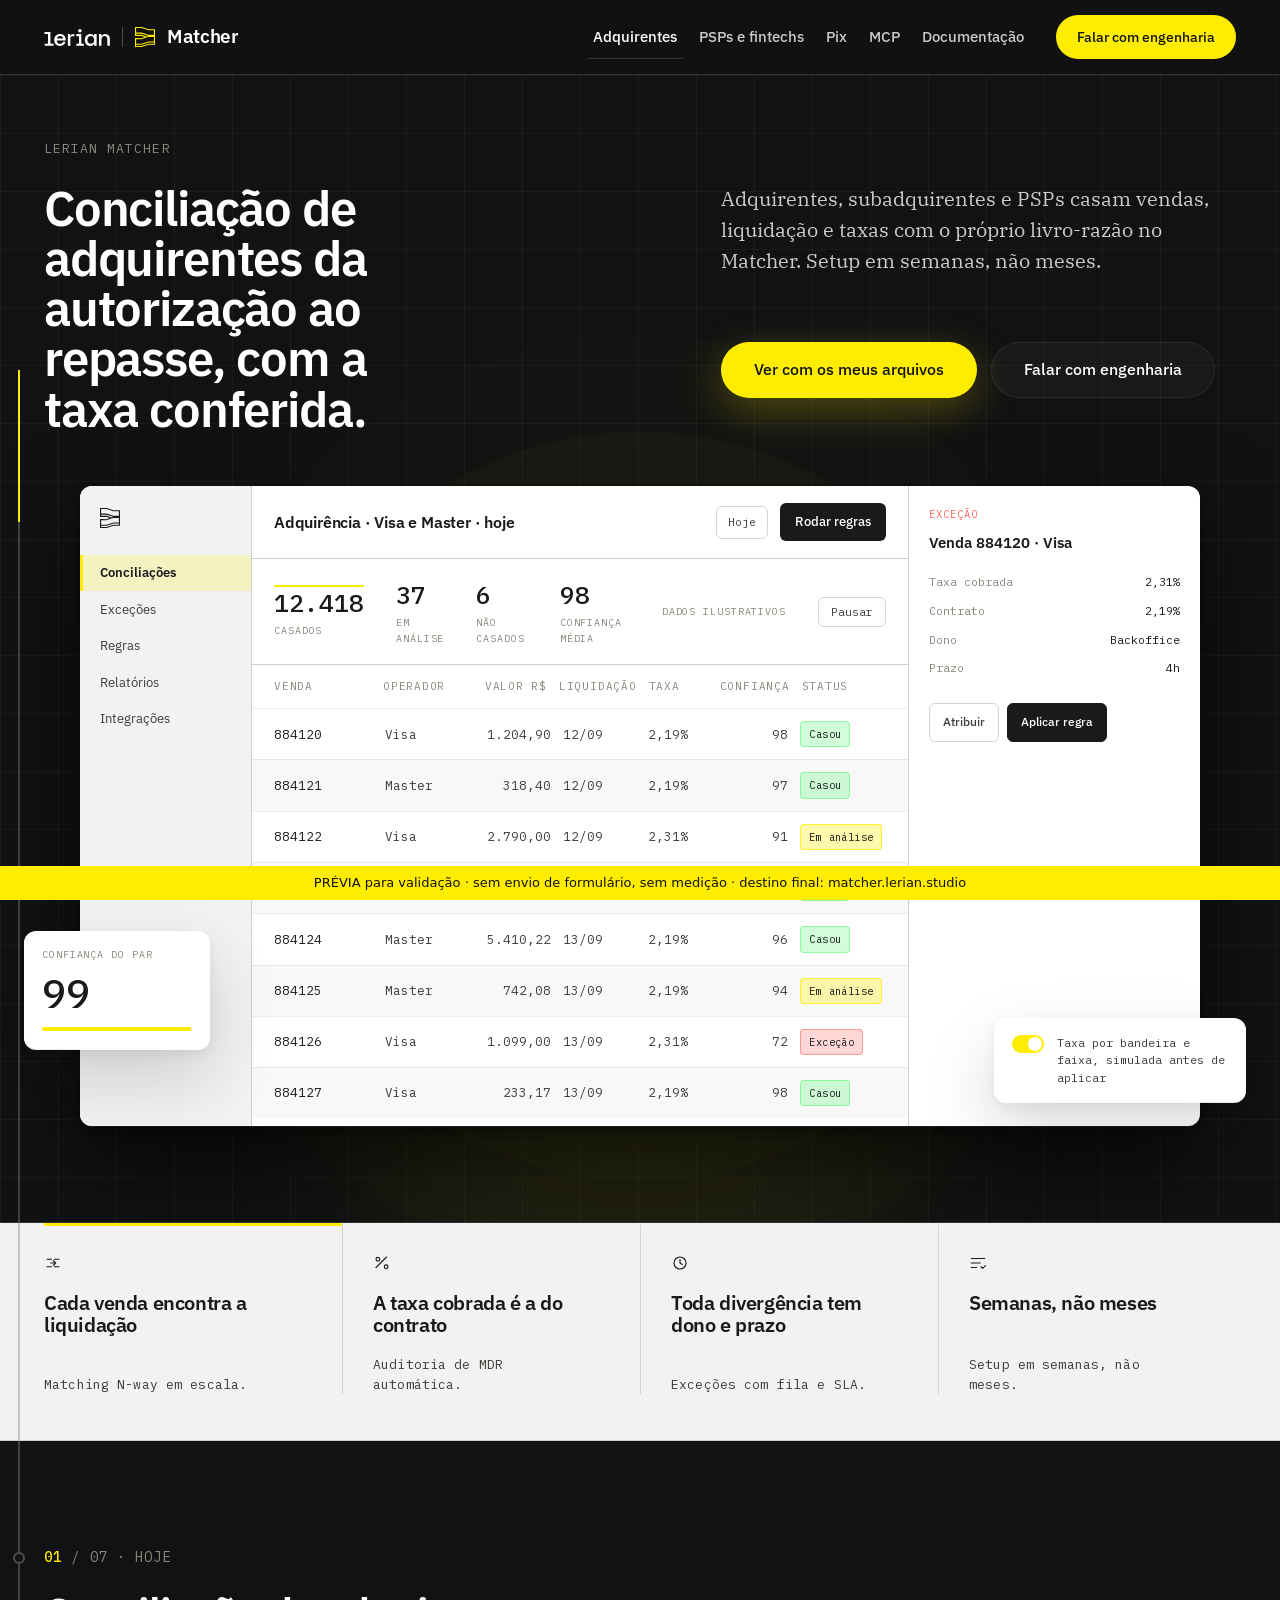
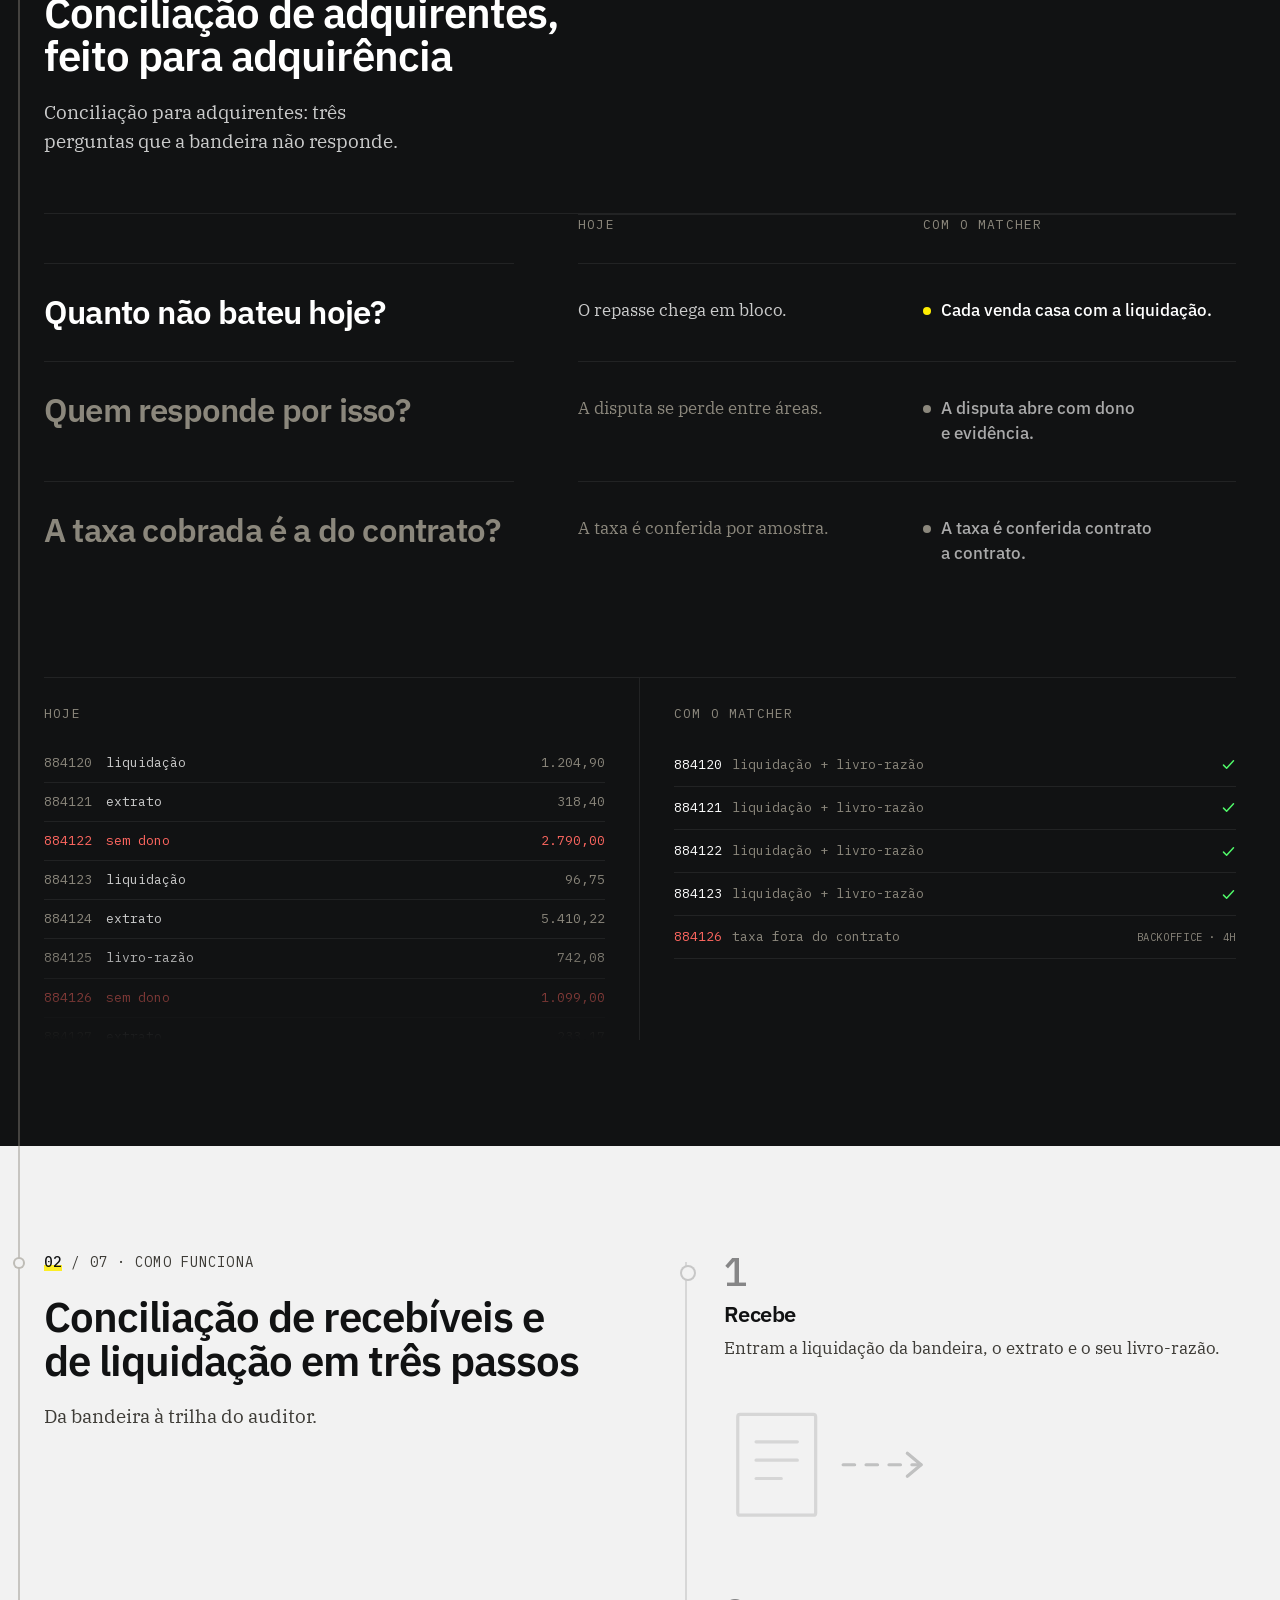
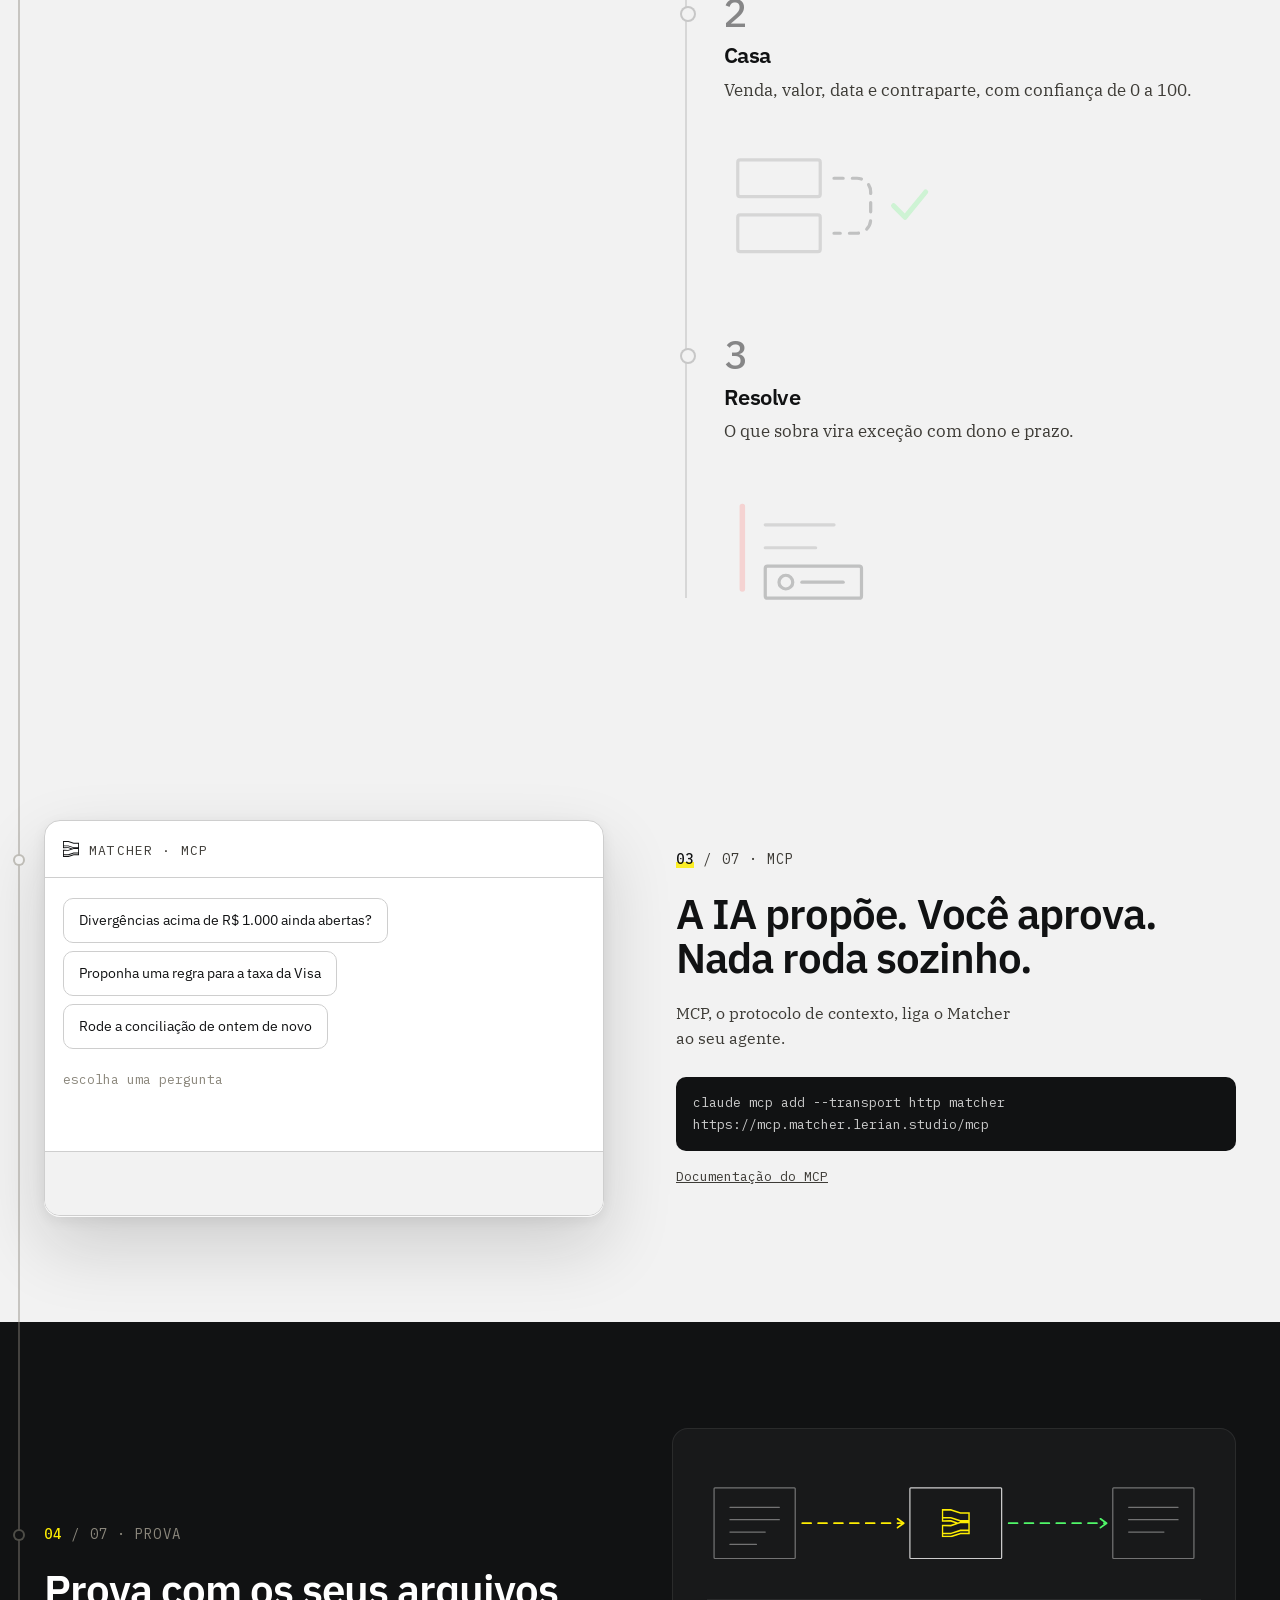
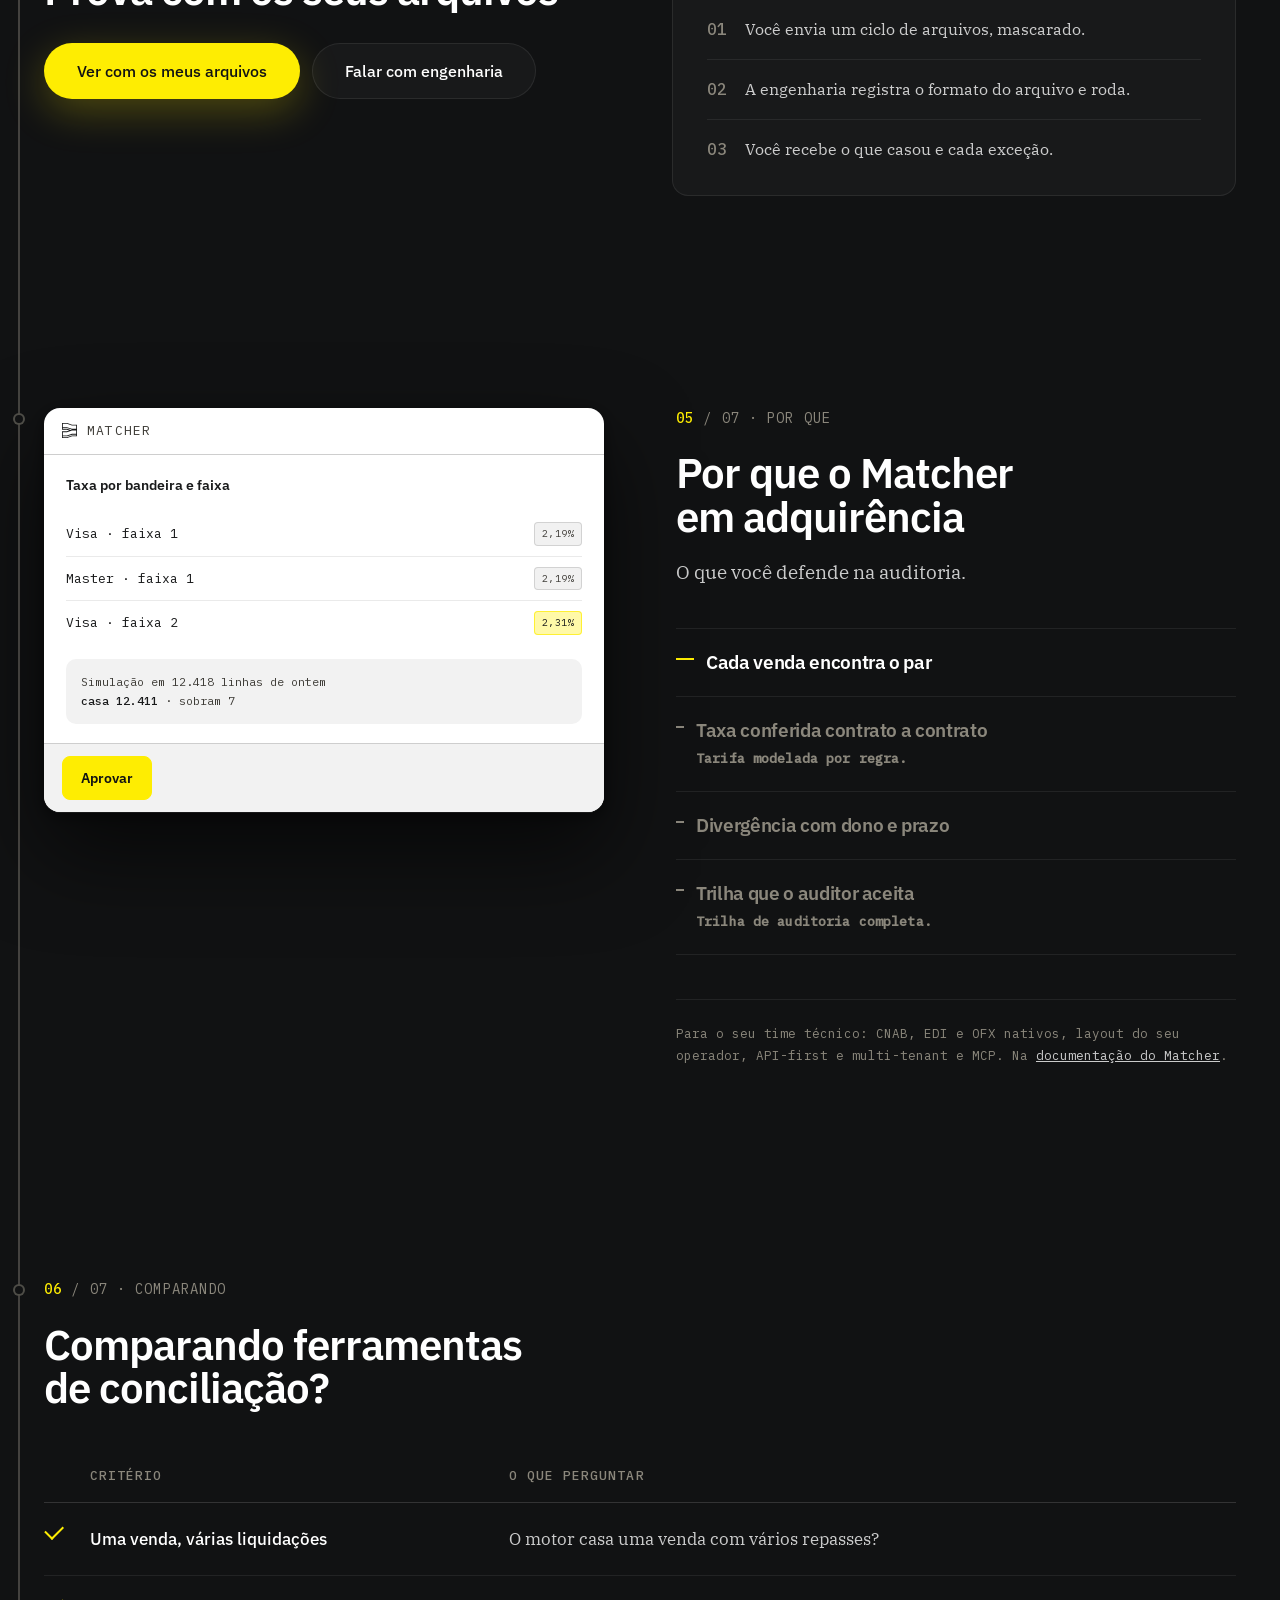
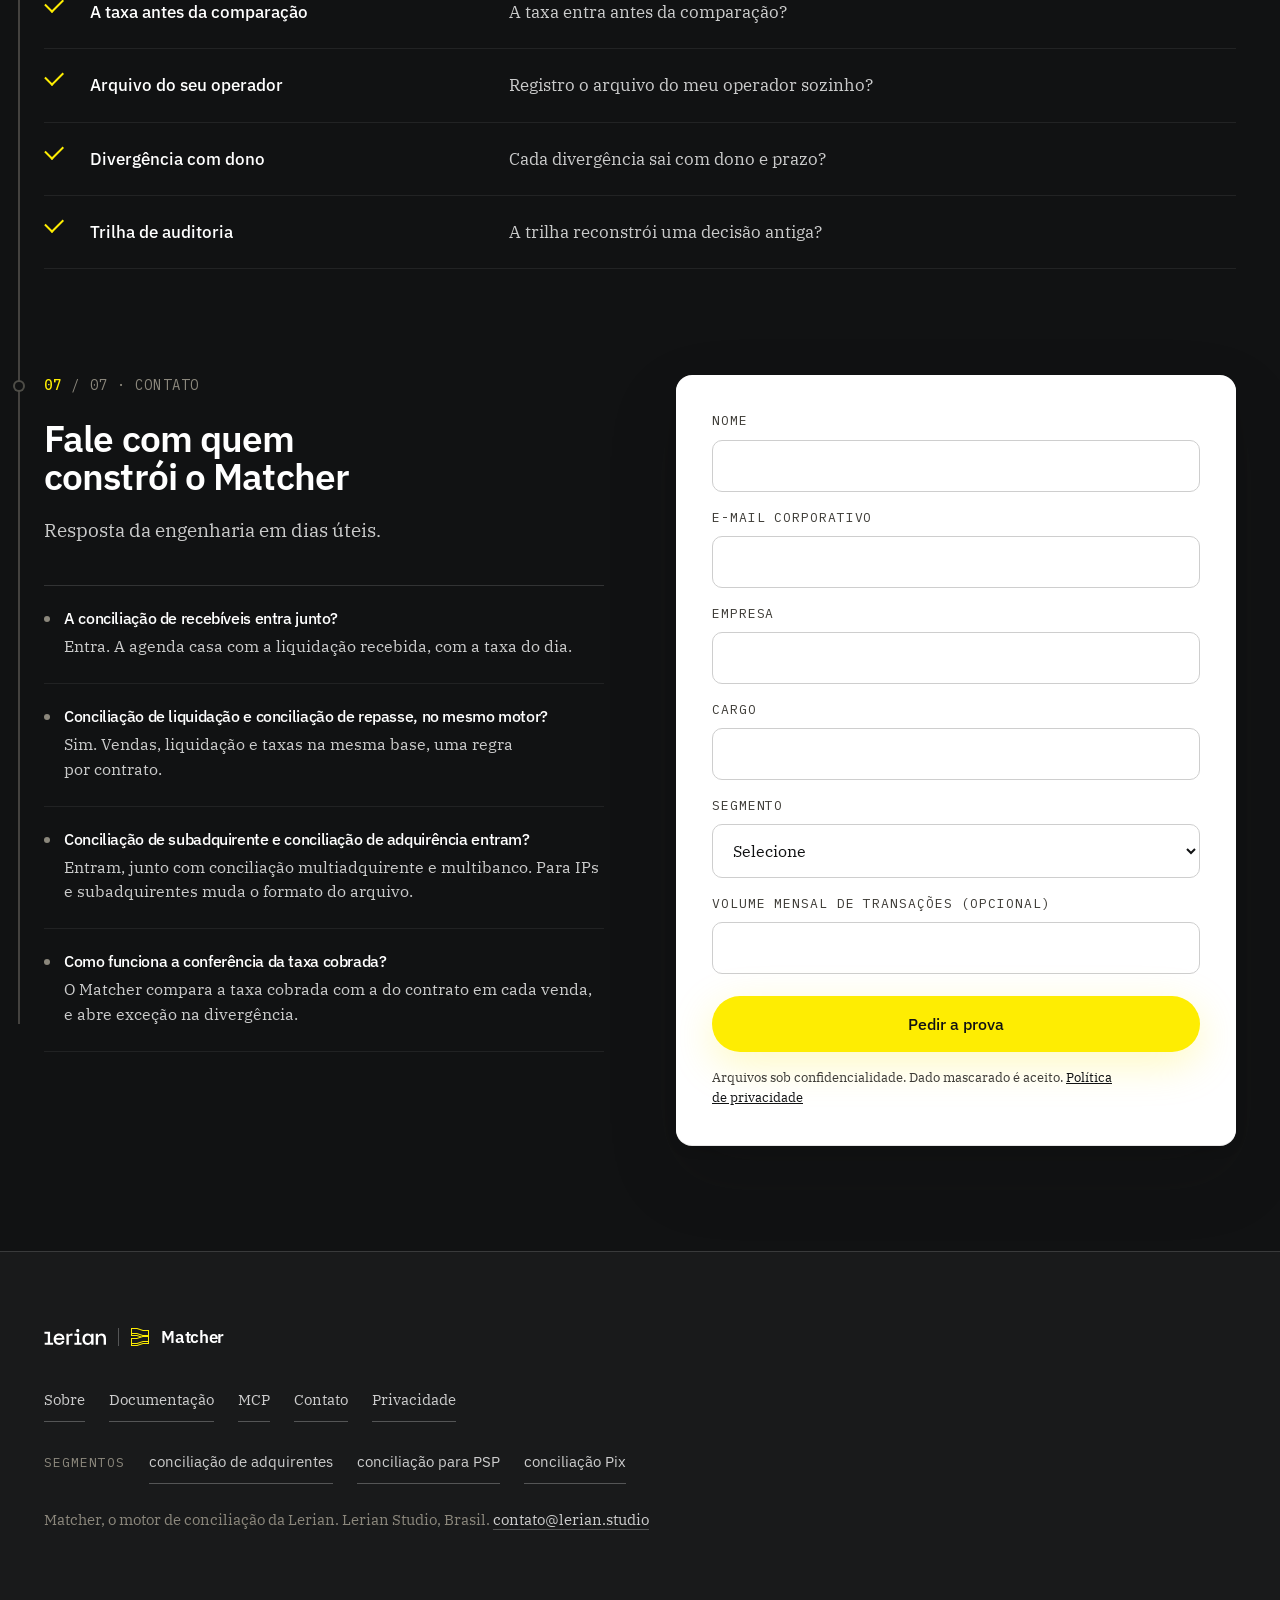
<file: oferta/adquirentes/index.html>
<!doctype html>
<html lang="pt-BR">
<head>
<meta name="robots" content="noindex,nofollow">
<meta charset="utf-8">
<meta name="viewport" content="width=device-width, initial-scale=1">
<title>Conciliação de adquirentes | Matcher, da Lerian</title>
<meta name="description" content="Conciliação de adquirentes no Matcher, da Lerian: da autorização ao repasse, com auditoria de MDR automática. Peça a prova com os seus arquivos.">
<link rel="canonical" href="https://matcher.lerian.studio/adquirentes/">
<link rel="icon" type="image/svg+xml" href="../favicon-matcher.svg">
<meta property="og:type" content="website">
<meta property="og:site_name" content="Matcher, da Lerian">
<meta property="og:locale" content="pt_BR">
<meta property="og:url" content="https://matcher.lerian.studio/adquirentes/">
<meta property="og:title" content="Conciliação de adquirentes | Matcher, da Lerian">
<meta property="og:description" content="Conciliação de adquirentes no Matcher, da Lerian: da autorização ao repasse, com auditoria de MDR automática. Peça a prova com os seus arquivos.">
<meta property="og:image" content="https://matcher.lerian.studio/og-conciliacao.png">
<meta property="og:image:width" content="1200">
<meta property="og:image:height" content="630">
<meta name="twitter:card" content="summary_large_image">
<meta name="twitter:title" content="Conciliação de adquirentes | Matcher, da Lerian">
<meta name="twitter:description" content="Conciliação de adquirentes no Matcher, da Lerian: da autorização ao repasse, com auditoria de MDR automática. Peça a prova com os seus arquivos.">
<meta name="twitter:image" content="https://matcher.lerian.studio/og-conciliacao.png">
<link rel="preload" href="../fonts/ibm-plex-serif-400-latin.woff2" as="font" type="font/woff2" crossorigin>
<link rel="preload" href="../fonts/ibm-plex-sans-400-latin.woff2" as="font" type="font/woff2" crossorigin>
<link rel="preload" href="../fonts/ibm-plex-mono-400-latin.woff2" as="font" type="font/woff2" crossorigin>
<style>:root{--paper:#FFFFFF;--paper-alt:#F2F2F2;--ink:#191A1B;--ink-deep:#111213;--spark:#FEED02;--gray-dark:#3E3C37;--gray-mid:#8B877C;--rule-p:#CECECE;--green:#50F769;--red:#FF6760;--blue:#2ED8FE;--rule:rgba(255,255,255,.14);--rule-2:rgba(255,255,255,.07);--soft:rgba(255,255,255,.78);--soft-dark:#3E3C37;--vidro:rgba(255,255,255,.03);--vidro-alto:rgba(255,255,255,.055);--vidro-linha:rgba(255,255,255,.08);--sans:"Plex Sans",Helvetica Neue,Arial,sans-serif;--mono:"Plex Mono",ui-monospace,monospace;--e:cubic-bezier(.2,.8,.2,1);--sh:0 1px 0 rgba(255,255,255,.05),0 2px 10px rgba(0,0,0,.4),0 28px 64px rgba(0,0,0,.55);--sh-alta:0 1px 0 rgba(255,255,255,.08),0 4px 14px rgba(0,0,0,.45),0 40px 88px rgba(0,0,0,.6);--sh-p:0 1px 0 rgba(255,255,255,.9),0 4px 14px rgba(17,18,19,.07),0 30px 70px rgba(17,18,19,.16);--sh-spark:0 12px 40px rgba(254,237,2,.25)}*{box-sizing:border-box;margin:0;padding:0}html{font-size:clamp(15px,1vw,16px);-webkit-text-size-adjust:100%;overflow-x:clip}body{position:relative;counter-reset:bloco;background:var(--ink);color:var(--paper);font-family:"Plex Serif",Georgia,serif;font-size:18px;line-height:1.55;-webkit-font-smoothing:antialiased;overflow-x:clip}a{color:inherit}img{max-width:100%}.wrap{max-width:1256px;margin:0 auto;padding:0 32px;position:relative}h1,h2,h3,h4{font-family:var(--sans);font-weight:600;line-height:1.03;letter-spacing:-.024em;text-wrap:balance;hyphens:none}h1{font-size:clamp(2.4rem,4.4vw,60px)}h2{font-size:clamp(2rem,3.5vw,48px)}h3{font-size:1.18rem;font-weight:500}p{max-width:60ch;text-wrap:pretty;hyphens:none}:focus-visible{outline:2px solid var(--spark);outline-offset:3px}.lbl{font-family:var(--mono);font-size:13px;letter-spacing:.08em;text-transform:uppercase;color:var(--gray-mid)}.btn{display:inline-flex;align-items:center;justify-content:center;border-radius:999px;padding:16px 32px;font-family:var(--sans);font-weight:500;font-size:16px;text-decoration:none;border:1px solid transparent;cursor:pointer;line-height:1.2;min-height:56px;transition:transform .24s var(--e),box-shadow .24s var(--e),border-color .24s var(--e),background-color .24s var(--e)}.btn:hover{transform:translateY(-2px)}.btn-spark{background:var(--spark);color:var(--ink-deep);box-shadow:var(--sh-spark)}.btn-spark:hover{box-shadow:0 18px 52px rgba(254,237,2,.34)}.btn-ghost{border-color:var(--vidro-linha);background:var(--vidro);color:var(--paper)}.btn-ghost:hover{border-color:var(--spark);background:var(--vidro-alto)}.btn-dark{border-color:rgba(25,26,27,.34);color:var(--ink-deep);background:transparent}.btn-dark:hover{border-color:var(--ink-deep);background:rgba(25,26,27,.04)}.skip{position:absolute;left:-9999px;display:inline-flex;align-items:center;min-height:44px}.skip:focus{left:16px;top:10px;display:inline-flex;align-items:center;min-height:44px;background:var(--spark);color:var(--ink-deep);padding:8px 16px;z-index:9}.ic{width:24px;height:24px;display:block;color:var(--spark)}header{border-bottom:1px solid var(--rule);background:rgba(17,18,19,.94);position:sticky;top:0;z-index:20}.nav{display:flex;align-items:center;gap:26px;min-height:74px}.brand{display:flex;align-items:center;gap:12px;min-height:44px;text-decoration:none}.brand .wm{height:17px;width:auto;display:block}.brand .sep{width:1px;height:20px;background:rgba(255,255,255,.26)}.brand .mi{height:20px;width:20px;color:var(--spark)}.brand .pn{font-family:var(--sans);font-weight:600;font-size:19px;letter-spacing:-.02em}.nav ul{list-style:none;display:flex;gap:10px;margin-left:auto}.nav a.nl{display:inline-flex;align-items:center;justify-content:center;min-height:44px;min-width:32px;padding:0 6px;font-family:var(--sans);font-size:15px;font-weight:500;text-decoration:none;color:var(--soft)}.nav a.nl:hover,.nav a.nl:focus{color:var(--paper)}.nav a.nl[aria-current="page"]{color:var(--paper);box-shadow:inset 0 -1px 0 var(--rule)}.nav ul li{display:flex;align-items:center}.vh{position:absolute;width:1px;height:1px;overflow:hidden;clip-path:inset(50%);white-space:nowrap}.nav .btn{padding:11px 20px;font-size:14px;min-height:44px;box-shadow:none}.hero{padding:64px 0 96px;border-bottom:1px solid var(--rule);background:var(--ink-deep);position:relative;overflow:hidden}.hero::before{content:"";position:absolute;inset:0;background-image:linear-gradient(rgba(255,255,255,.04) 1px,transparent 1px),linear-gradient(90deg,rgba(255,255,255,.04) 1px,transparent 1px);background-size:58px 58px;pointer-events:none;z-index:0}.hero::after{content:"";position:absolute;left:50%;top:26%;width:1180px;height:1180px;max-width:120vw;margin-left:-590px;border-radius:50%;background:radial-gradient(closest-side,rgba(254,237,2,.13),rgba(254,237,2,.04) 52%,rgba(254,237,2,0) 76%);filter:blur(40px);pointer-events:none;z-index:0}.cursor{position:absolute;left:0;top:0;width:400px;height:400px;margin:-200px 0 0 -200px;border-radius:50%;background:radial-gradient(closest-side,rgba(255,255,255,.06),rgba(255,255,255,0) 70%);opacity:0;transition:opacity .4s var(--e);pointer-events:none;z-index:1;will-change:transform}.hero.viva .cursor{opacity:1}.hero-txt{position:relative;z-index:3;display:grid;grid-template-columns:minmax(0,1.08fr) minmax(0,.92fr);column-gap:72px;align-items:start}.hero .eyebrow{display:block;grid-column:1/-1;margin-bottom:24px}.hero h1{grid-column:1;grid-row:2/4;clip-path:inset(0 0 -12% 0);font-size:clamp(2.3rem,3.8vw,52px);max-width:17ch;align-self:start}.hero p.lead{grid-column:2;grid-row:2;font-size:20px;color:var(--soft);margin:0 0 30px;max-width:44ch}.hero-cta{grid-column:2;grid-row:3;display:flex;align-items:center;gap:14px;flex-wrap:wrap;align-self:start}.liga{display:block;grid-column:2;grid-row:4;width:100%;max-width:360px;height:12px;margin-top:34px;color:var(--spark);overflow:visible}.liga path{stroke-dasharray:212;stroke-dashoffset:212;animation:liga 3.2s ease-in-out infinite}@keyframes liga{0%{stroke-dashoffset:212;stroke:var(--spark)}55%{stroke-dashoffset:0;stroke:var(--spark)}70%,100%{stroke-dashoffset:0;stroke:var(--green)}}.js .hero h1{animation:sobe-clip .85s var(--e) both}.js .hero .eyebrow{animation:sobe .6s var(--e) both}.js .hero p.lead{animation:sobe .7s var(--e) .08s both}.js .hero-cta{animation:sobe .7s var(--e) .16s both}.js .hero .liga{animation:sobe .7s var(--e) .24s both}.js .scene{animation:sobe-cena 1s var(--e) .12s both}@keyframes sobe-clip{from{clip-path:inset(0 0 100% 0);opacity:0;transform:translateY(14px)}to{clip-path:inset(0 0 -12% 0);opacity:1;transform:none}}@keyframes sobe{from{opacity:0;transform:translateY(12px)}to{opacity:1;transform:none}}@keyframes sobe-cena{from{opacity:0;transform:translateY(26px) scale(.99)}to{opacity:1;transform:none}}.scene-wrap{margin-top:52px;z-index:2}.scene{position:relative;width:min(1120px,100%);margin:0 auto}.glow{position:absolute;left:50%;top:50%;width:126%;height:150%;transform:translate(-50%,-50%);pointer-events:none;opacity:.6}.app{position:relative;z-index:2;display:grid;grid-template-columns:172px minmax(0,1fr) 292px;height:640px;background:var(--paper);color:var(--ink);border-radius:12px;box-shadow:var(--sh-alta);overflow:hidden;will-change:transform}.side{background:var(--paper-alt);border-right:1px solid var(--rule-p);padding:20px 0;display:flex;flex-direction:column;gap:1px}.side .si{width:20px;height:20px;color:var(--ink);margin:2px 0 26px 20px}.sn{font-family:var(--sans);font-size:13px;line-height:1.2;color:var(--gray-dark);padding:10px 20px}.sn.on{color:var(--ink);font-weight:600;background:rgba(254,237,2,.2);box-shadow:inset 3px 0 0 var(--spark)}.main{display:flex;flex-direction:column;min-width:0}.top{display:flex;align-items:center;gap:12px;padding:17px 22px;border-bottom:1px solid var(--rule-p)}.top .tt{font-family:var(--sans);font-weight:600;font-size:16px;letter-spacing:-.012em;margin-right:auto;white-space:nowrap;overflow:hidden;text-overflow:ellipsis}.top .per{font-family:var(--mono);font-size:11px;color:var(--gray-dark);border:1px solid rgba(25,26,27,.18);border-radius:6px;padding:7px 11px;white-space:nowrap}.top .run{font-family:var(--sans);font-weight:500;font-size:13px;background:var(--ink);color:var(--paper);border-radius:6px;padding:9px 15px;white-space:nowrap}.kpi{display:flex;align-items:center;gap:32px;padding:18px 22px;border-bottom:1px solid var(--rule-p)}.kpi>div{padding-top:5px}.kpi>div:first-child{box-shadow:inset 0 3px 0 -1px var(--spark)}.kpi b{display:block;font-family:var(--mono);font-weight:500;font-size:25px;line-height:1;color:var(--ink);font-variant-numeric:tabular-nums}.kpi i{display:block;margin-top:8px;font-family:var(--mono);font-style:normal;font-size:10px;letter-spacing:.09em;text-transform:uppercase;color:var(--gray-mid)}.kpi .ilu{margin-left:auto;white-space:nowrap;font-family:var(--mono);font-size:10px;letter-spacing:.09em;text-transform:uppercase;color:var(--gray-mid)}.pz{font-family:var(--mono);font-size:11px;color:var(--gray-dark);background:transparent;border:1px solid rgba(25,26,27,.18);border-radius:6px;padding:7px 12px;cursor:pointer}.pz:hover{border-color:var(--ink);color:var(--ink)}.fio{position:absolute;left:max(14px,calc(50% - 622px));width:2px;background:rgba(139,135,124,.42);z-index:1;pointer-events:none;opacity:0;transition:opacity .5s var(--e)}.fio.pronto{opacity:1}.fio .enche{position:absolute;left:0;top:0;width:2px;height:var(--f,0);background:var(--spark)}.fio .no{position:absolute;left:-5px;width:12px;height:12px;border-radius:50%;background:var(--ink-deep);border:2px solid rgba(139,135,124,.5);transition:background-color .35s var(--e),border-color .35s var(--e),box-shadow .35s var(--e)}.fio .no.claro{background:var(--paper-alt)}.fio .no.aceso{background:var(--spark);border-color:var(--spark);box-shadow:0 0 0 6px rgba(254,237,2,.16),0 0 22px rgba(254,237,2,.5)}@media (max-width:1024px){.fio{left:9px}}@media (max-width:768px){.fio{left:8px;width:1px}.fio .enche{width:1px}.fio .no{left:-5px;width:11px;height:11px}}@media (max-width:1240px){.scene{width:100%}.conf{left:-14px}.regra{right:-14px}}@media (max-width:1024px){.hero{padding:56px 0 80px}.hero-txt{display:block}.hero h1{max-width:18ch}.hero p.lead{max-width:none;margin:26px 0 34px}.liga{display:none}.nav{gap:16px}.nav ul{gap:16px}.nav a.nl{font-size:14px}.scene-wrap{margin-top:46px}.app{grid-template-columns:150px minmax(0,1fr);height:540px}.drw,.regra{display:none}.conf{left:-10px;bottom:60px;width:160px}.conf .cn{font-size:34px}.promessas .wrap>div{padding:24px 22px 0}.promessas .n{max-width:none}}@media (max-width:768px){body{font-size:17px}.wrap{padding:0 20px}h1{font-size:2.3rem}h2{font-size:1.95rem}.nav ul{display:none}.brand{margin-right:auto}.brand .pn{font-size:17px}.brand .wm{height:15px}.nav .btn{padding:9px 16px;font-size:13px;white-space:nowrap}.hero{padding:52px 0 72px}.hero p.lead{font-size:19px}.hero-cta .btn{width:100%}.cursor,.glow,.hero::after{display:none}.scene-wrap{margin-top:36px}.scene{width:100%}.conf,.regra,.side{display:none}.app{grid-template-columns:1fr;height:auto;box-shadow:0 20px 44px rgba(0,0,0,.5)}.top{padding:15px 16px}.top .tt{font-size:14px;white-space:normal}.top .per{display:none}.kpi{flex-wrap:wrap;gap:16px 22px;padding:15px 16px}.pz{margin-left:auto}.kpi b{font-size:20px}.kpi .ilu{display:none}.tr{padding:0 16px;gap:8px;grid-template-columns:1.25fr .95fr .9fr}.th.c1,.td.c1,.th.c3,.td.c3,.th.c4,.td.c4,.th.c5,.td.c5{display:none}.tbl .tr:nth-child(n+6){display:none}.td{font-size:11.5px;padding:11px 0}.promessas .wrap{grid-template-columns:repeat(2,1fr);padding-bottom:34px}.promessas .wrap>div{padding:22px 18px 22px;border-left:0;border-top:1px solid rgba(25,26,27,.14)}.promessas .wrap>div:first-child,.promessas .wrap>div:nth-child(2){border-top-width:3px;border-top-style:solid}.promessas .wrap>div:nth-child(2){border-top-color:transparent}.promessas .wrap>div:nth-child(odd){padding-left:0}.promessas .wrap>div:nth-child(even){padding-right:0}.promessas .ic.ip{margin-bottom:14px}.promessas .n{font-size:clamp(18px,4.8vw,21px);padding-bottom:14px}.promessas .ad{font-size:13px}}@media (max-width:430px){h1{font-size:2rem}.promessas .wrap>div{padding-left:14px;padding-right:14px}.promessas .wrap>div:nth-child(odd){padding-left:0}.promessas .wrap>div:nth-child(even){padding-right:0}.promessas .n{font-size:17px}.promessas .ad{font-size:13px}}@media (prefers-reduced-motion:reduce){*{transition:none !important;animation:none !important}.js .rv,.js .stg,.js .stg .b{opacity:1;transform:none}.js .tr{opacity:1;transform:none}.passos .trilho::after{transform:scaleY(1)}.passos>div .mini{opacity:.95;transform:none}.cmp td:first-child::before{transform:rotate(-45deg) scale(1)}.barra,.conf .bar i{transform:scaleX(1)}.rolo{transform:none}.js .cena2 .par2{opacity:1;transform:none}.perg li h3{color:var(--paper)}.perg .duo p{color:var(--soft)}.perg .duo p.b{color:var(--paper);opacity:1}.perg .duo p.b::before{background:var(--spark)}.fio .enche{height:100%}.liga path{stroke-dashoffset:0;stroke:var(--green)}.cursor{display:none}.btn:hover,.lev:hover,.pq:hover,.aprovar:hover{transform:none}}</style>
<link rel="stylesheet" href="../styles-oferta.css?v=4">
<script type="application/ld+json">[{"@context": "https://schema.org", "@type": "FAQPage", "mainEntity": [{"@type": "Question", "name": "A conciliação de recebíveis entra junto?", "acceptedAnswer": {"@type": "Answer", "text": "Entra. A agenda casa com a liquidação recebida, com a taxa do dia."}}, {"@type": "Question", "name": "Conciliação de liquidação e conciliação de repasse, no mesmo motor?", "acceptedAnswer": {"@type": "Answer", "text": "Sim. Vendas, liquidação e taxas na mesma base, uma regra por contrato."}}, {"@type": "Question", "name": "Conciliação de subadquirente e conciliação de adquirência entram?", "acceptedAnswer": {"@type": "Answer", "text": "Entram, junto com conciliação multiadquirente e multibanco. Para IPs e subadquirentes muda o formato do arquivo."}}, {"@type": "Question", "name": "Como funciona a conferência da taxa cobrada?", "acceptedAnswer": {"@type": "Answer", "text": "O Matcher compara a taxa cobrada com a do contrato em cada venda, e abre exceção na divergência."}}]}, {"@context": "https://schema.org", "@type": "Product", "name": "Matcher", "brand": {"@type": "Organization", "name": "Lerian", "url": "https://lerian.studio/", "email": "contato@lerian.studio", "address": {"@type": "PostalAddress", "addressCountry": "BR"}}, "category": "Software de conciliação de pagamentos", "url": "https://matcher.lerian.studio/adquirentes/", "description": "Conciliação de adquirentes no Matcher, da Lerian: da autorização ao repasse, com auditoria de MDR automática. Peça a prova com os seus arquivos."}]</script>
</head>
<body>

<a class="skip" href="#live">Ir para o conteúdo</a>
<header>
 <div class="wrap nav">
  <a class="brand" href="../"><svg class="wm" viewBox="0 0 1090.88 280" role="img" aria-label="Lerian"><path fill="currentColor" d="M 619.42,29.69 C 619.42,45.12 608.55,57.62 591.49,57.62 C 574.43,57.62 563.56,45.11 563.56,29.69 C 563.56,14.27 574.42,1.76 591.48,1.76 C 608.54,1.76 619.41,14.27 619.41,29.69 L 619.41,29.69 L 619.42,29.69 M 158.64,242.4 L 158.64,275.94 L 12.13,275.94 L 12.13,242.39 L 60.49,242.39 C 63.65,242.39 66.22,239.82 66.22,236.66 L 66.22,87.77 C 66.22,84.61 63.65,82.04 60.49,82.04 L 7.85,82.04 L 7.85,47.73 L 106.18,47.73 L 106.18,236.67 C 106.18,239.83 108.75,242.40 111.91,242.40 L 158.65,242.40 L 158.64,242.4 M 168.85,179.86 L 168.85,179.86 C 168.86,122.05 205.62,80.79 262.66,80.79 C 337.74,80.79 357.99,140.0 357.99,172.71 C 357.99,177.73 357.62,182.89 356.86,188.15 L 213.25,188.15 C 212.23,188.15 211.42,189.0 211.46,190.02 C 211.88,199.84 216.44,245.02 265.29,245.02 C 286.93,245.02 307.61,235.65 313.9,211.11 L 354.59,211.11 C 348.02,247.59 317.47,278.19 268.32,278.19 C 206.14,278.19 168.85,238.38 168.85,179.86 M 314.47,158.39 L 314.48,158.40 L 314.48,158.40 C 315.57,158.40 316.43,157.44 316.26,156.36 C 312.89,135.16 298.06,113.57 264.18,113.57 C 244.18,113.57 217.69,125.11 213.20,156.39 C 213.04,157.45 213.9,158.41 214.98,158.41 L 314.47,158.39 M 867.2,83.16 L 867.2,83.16 C 867.2,83.16 867.2,83.16 867.2,83.16 L 867.2,83.16 M 826.87,83.16 L 867.2,83.16 L 867.2,275.99 L 826.88,275.99 L 826.88,251.46 C 826.88,248.37 822.96,247.05 821.09,249.51 C 820.91,249.74 820.74,249.98 820.56,250.22 L 820.56,250.22 C 820.56,250.22 820.56,250.24 820.56,250.24 L 820.56,250.24 C 820.45,250.40 820.33,250.56 820.21,250.71 C 812.29,261.27 799.53,278.24 763.97,278.24 C 703.14,278.24 672.78,231.91 672.78,179.54 C 672.78,118.12 713.15,80.82 763.95,80.82 C 800.68,80.82 812.39,96.55 820.59,107.57 L 821.08,108.23 C 822.94,110.72 826.89,109.41 826.89,106.30 L 826.89,83.16 L 826.87,83.16 M 770.75,115.48 C 740.72,115.48 714.61,137.46 714.61,179.53 C 714.61,216.53 735.92,243.96 770.75,243.96 C 800.57,243.96 826.89,222.28 826.89,180.28 L 826.89,180.28 C 826.89,143.29 805.53,115.48 770.75,115.48 M 1063.39,101.7 C 1077.81,115.76 1085.03,138.37 1085.03,169.5 L 1085.03,275.75 L 1043.97,275.75 L 1043.97,171.76 C 1043.97,127.78 1021.62,115.62 998.01,115.62 C 966.02,115.62 946.41,138.84 946.41,178.54 L 946.41,275.75 L 905.73,275.75 L 905.73,83.15 L 945.66,83.15 L 945.66,108.22 C 945.66,111.33 949.61,112.62 951.48,110.14 C 960.03,98.74 978.20,80.62 1007.46,80.62 C 1045.01,80.62 1063.21,101.5 1063.39,101.7 L 1063.39,101.7 M 657.42,275.94 L 657.41,275.94 L 532.38,275.94 L 532.38,242.39 L 570.52,242.39 C 573.68,242.39 576.25,239.82 576.25,236.66 L 576.25,123.18 C 576.25,120.02 573.68,117.45 570.52,117.45 L 532.98,117.45 L 532.98,83.14 L 614.32,83.14 L 614.32,236.67 C 614.32,239.83 616.89,242.4 620.05,242.4 C 620.05,242.4 657.42,242.4 657.42,242.4 L 657.42,242.4 L 657.42,275.94 M 499.27,119.27 C 499.27,119.40 499.17,119.5 499.04,119.5 L 499.04,119.5 C 499.04,119.5 462.73,119.5 462.73,119.5 C 434.05,119.5 434.08,144.49 434.09,163.12 C 434.09,163.58 434.09,164.04 434.09,164.49 L 434.09,275.73 C 434.09,275.86 433.99,275.96 433.86,275.96 L 392.85,275.96 C 392.72,275.96 392.62,275.86 392.62,275.73 L 392.62,83.27 C 392.62,83.14 392.72,83.04 392.85,83.04 L 429.34,83.04 C 429.47,83.04 429.57,83.14 429.57,83.27 L 429.57,107.3 C 429.57,111.35 434.81,112.95 437.06,109.58 C 437.28,109.26 437.49,108.94 437.71,108.61 C 445.89,96.36 456.42,80.59 490.22,80.59 L 499.27,80.59 L 499.27,119.27 L 499.27,119.27"/></svg><span class="sep"></span><svg class="mi" viewBox="0 0 64 64" aria-hidden="true" focusable="false"><path fill="currentColor" d="M20.57 28.40L31.29 32.00L20.57 35.60L3.60 35.40L0 35.35V63.99H21.61L22.15 63.82L43.01 57.04H64V6.96H43.01L22.15 0.18L21.61 0.00H0V28.65L20.57 28.40ZM21.13 24.84L3.55 25.05V21.49H3.60L20.57 21.29L41.31 28.26L41.86 28.44L41.31 28.63L36.87 30.12L21.13 24.83V24.84ZM60.44 53.49H42.45L21.05 60.45H3.55V56.89H21.61L22.15 56.72L43.01 49.94H60.45V53.49H60.44ZM60.44 35.56V46.38H42.45L21.05 53.34H3.55V38.96L21.13 39.17L36.87 33.88L42.45 32.00H60.44V35.56ZM60.44 24.89H42.45L21.13 17.73L3.55 17.94V3.56H21.05L42.45 10.51H60.44V24.89Z"/></svg><span class="pn">Matcher</span></a>
  <ul>
   <li><a class="nl" href="../adquirentes/" aria-current="page">Adquirentes</a></li>
   <li><a class="nl" href="../fintechs/">PSPs e fintechs</a></li>
   <li><a class="nl" href="../pix/">Pix</a></li>
   <li><a class="nl" href="#mcp">MCP<span class="vh">, conexão com agentes</span></a></li>
   <li><a class="nl" href="https://docs.lerian.studio/en/products/matcher/what-is-matcher">Documentação</a></li>
  </ul>
  <a class="btn btn-spark" href="#demo">Falar com engenharia</a>
 </div>
</header>
<div class="fio" id="fio" aria-hidden="true"><i class="enche"></i></div>

<!-- 1. HERÓI: o aplicativo, claro, em camadas -->
<section class="hero" id="live">
 <div class="wrap hero-txt">
  <span class="lbl eyebrow">Lerian Matcher</span>
  <h1>Conciliação de adquirentes da autorização ao repasse, com a taxa conferida.</h1>
  <p class="lead">Adquirentes, subadquirentes e PSPs casam vendas, liquidação e taxas com o próprio livro-razão no Matcher. Setup em semanas, não meses.</p>
  <div class="hero-cta">
   <a class="btn btn-spark" id="cta1" href="#prova">Ver com os meus arquivos</a>
   <a class="btn btn-ghost" href="#demo">Falar com engenharia</a>
  </div>
 </div>

 <div class="wrap scene-wrap">
 <div class="scene" id="scene" aria-hidden="true">
  <svg class="glow" viewBox="0 0 400 400" aria-hidden="true" focusable="false"><circle cx="200" cy="200" r="196" fill="var(--spark)" opacity=".03"/><circle cx="200" cy="200" r="156" fill="var(--spark)" opacity=".03"/><circle cx="200" cy="200" r="116" fill="var(--spark)" opacity=".03"/><circle cx="200" cy="200" r="76" fill="var(--spark)" opacity=".03"/><circle cx="200" cy="200" r="40" fill="var(--spark)" opacity=".03"/></svg>
  <div class="app" id="app">
   <div class="side"><svg class="si" viewBox="0 0 64 64" aria-hidden="true" focusable="false"><path fill="currentColor" d="M20.57 28.40L31.29 32.00L20.57 35.60L3.60 35.40L0 35.35V63.99H21.61L22.15 63.82L43.01 57.04H64V6.96H43.01L22.15 0.18L21.61 0.00H0V28.65L20.57 28.40ZM21.13 24.84L3.55 25.05V21.49H3.60L20.57 21.29L41.31 28.26L41.86 28.44L41.31 28.63L36.87 30.12L21.13 24.83V24.84ZM60.44 53.49H42.45L21.05 60.45H3.55V56.89H21.61L22.15 56.72L43.01 49.94H60.45V53.49H60.44ZM60.44 35.56V46.38H42.45L21.05 53.34H3.55V38.96L21.13 39.17L36.87 33.88L42.45 32.00H60.44V35.56ZM60.44 24.89H42.45L21.13 17.73L3.55 17.94V3.56H21.05L42.45 10.51H60.44V24.89Z"/></svg><span class="sn on">Conciliações</span><span class="sn">Exceções</span><span class="sn">Regras</span><span class="sn">Relatórios</span><span class="sn">Integrações</span></div>
   <div class="main">
    <div class="top">
     <span class="tt">Adquirência · Visa e Master · hoje</span>
     <span class="per">Hoje</span>
     <span class="run">Rodar regras</span>
    </div>
    <div class="kpi">
     <div><b id="kc">12.418</b><i>Casados</i></div>
     <div><b id="ka">37</b><i>Em análise</i></div>
     <div><b>6</b><i>Não casados</i></div>
     <div><b>98</b><i>Confiança média</i></div>
     <span class="ilu">dados ilustrativos</span>
     <button class="pz" id="pause" type="button">Pausar</button>
    </div>
    <div class="tbl" id="feed"><div class="tr hr"><span class="th c0">Venda</span><span class="th c1">Operador</span><span class="th c2">Valor R$</span><span class="th c3">Liquidação</span><span class="th c4">Taxa</span><span class="th c5">Confiança</span><span class="th c6">Status</span></div><div class="tr"><span class="td c0">884120</span><span class="td c1">Visa</span><span class="td c2">1.204,90</span><span class="td c3">12/09</span><span class="td c4">2,19%</span><span class="td c5">98</span><span class="td c6"><i class="chip ok">Casou</i></span></div><div class="tr z"><span class="td c0">884121</span><span class="td c1">Master</span><span class="td c2">318,40</span><span class="td c3">12/09</span><span class="td c4">2,19%</span><span class="td c5">97</span><span class="td c6"><i class="chip ok">Casou</i></span></div><div class="tr"><span class="td c0">884122</span><span class="td c1">Visa</span><span class="td c2">2.790,00</span><span class="td c3">12/09</span><span class="td c4">2,31%</span><span class="td c5">91</span><span class="td c6"><i class="chip an">Em análise</i></span></div></div>
   </div>
   <div class="drw">
    <span class="dh">Exceção</span>
    <span class="dt">Venda 884120 · Visa</span>
    <div class="df"><span class="dk">Taxa cobrada</span><span class="dv">2,31%</span><span class="dk">Contrato</span><span class="dv">2,19%</span><span class="dk">Dono</span><span class="dv">Backoffice</span><span class="dk">Prazo</span><span class="dv">4h</span></div>
    <span class="da"><i class="db">Atribuir</i><i class="db pr">Aplicar regra</i></span>
   </div>
  </div>
  <div class="flut conf"><span class="cl">Confiança do par</span><span class="cn">99</span><span class="bar"><i></i></span></div>
  <div class="flut regra"><span class="sw"><i></i></span><span class="rt">Taxa por bandeira e faixa, simulada antes de aplicar</span></div>
 </div>
 </div>
</section>

<!-- tira de promessas do anúncio -->
<div class="promessas"><div class="wrap rv">
  <div class="stg"><svg class="ic ip" viewBox="0 0 24 24" fill="none" stroke="currentColor" stroke-width="1.5" stroke-linecap="round" stroke-linejoin="round" aria-hidden="true" focusable="false"><path d="M4 7h6M4 17h6"/><path d="M14 7h6M14 17h6"/><path d="m9 12 6 0"/><path d="m12.5 9 3 3-3 3"/></svg><span class="n spark">Cada venda encontra a liquidação</span><span class="ad">Matching N-way em escala.</span></div>
  <div class="stg"><svg class="ic ip" viewBox="0 0 24 24" fill="none" stroke="currentColor" stroke-width="1.5" stroke-linecap="round" stroke-linejoin="round" aria-hidden="true" focusable="false"><path d="M4 18 18 4"/><path d="M6.5 9.5a2.5 2.5 0 1 0 0-5 2.5 2.5 0 0 0 0 5Z"/><path d="M17.5 19.5a2.5 2.5 0 1 0 0-5 2.5 2.5 0 0 0 0 5Z"/></svg><span class="n">A taxa cobrada é a do contrato</span><span class="ad">Auditoria de MDR automática.</span></div>
  <div class="stg"><svg class="ic ip" viewBox="0 0 24 24" fill="none" stroke="currentColor" stroke-width="1.5" stroke-linecap="round" stroke-linejoin="round" aria-hidden="true" focusable="false"><circle cx="12" cy="12" r="8"/><path d="M12 7.5V12l3 2"/></svg><span class="n">Toda divergência tem dono e prazo</span><span class="ad">Exceções com fila e SLA.</span></div>
  <div class="stg"><svg class="ic ip" viewBox="0 0 24 24" fill="none" stroke="currentColor" stroke-width="1.5" stroke-linecap="round" stroke-linejoin="round" aria-hidden="true" focusable="false"><path d="M3 6h18M3 12h12M3 18h7"/><path d="m16 17 2.2 2.2L22 15.5"/></svg><span class="n">Semanas, não meses</span><span class="ad">Setup em semanas, não meses.</span></div>
</div></div>

<!-- 01. HOJE -->
<section class="sec hoje" id="operacoes"><div class="wrap rv">
 <p class="eb"><i></i>Hoje</p>
 <div class="bh"><h2>Conciliação de adquirentes, feito para adquirência</h2><span class="sub">Conciliação para adquirentes: três perguntas que a bandeira não responde.</span></div>
 <ol class="perg" id="perg">
   <li class="cab"><span></span><span class="duo"><span>Hoje</span><span>Com o Matcher</span></span></li>
   <li><h3>Quanto não bateu hoje?</h3><div class="duo"><p class="a">O repasse chega em bloco.</p><p class="b">Cada venda casa com a liquidação.</p></div></li>
   <li><h3>Quem responde por isso?</h3><div class="duo"><p class="a">A disputa se perde entre áreas.</p><p class="b">A disputa abre com dono e evidência.</p></div></li>
   <li><h3>A taxa cobrada é a do contrato?</h3><div class="duo"><p class="a">A taxa é conferida por amostra.</p><p class="b">A taxa é conferida contrato a contrato.</p></div></li>
 </ol>
 <div class="cena2" id="cena2" aria-hidden="true"></div><template id="tcena"><div><span class="cl">Hoje</span><div class="janela"><div class="rolo"><div class="ln"><span>884120</span><em>liquidação</em><span>1.204,90</span></div><div class="ln"><span>884121</span><em>extrato</em><span>318,40</span></div><div class="ln solta"><span>884122</span><em>sem dono</em><span>2.790,00</span></div><div class="ln"><span>884123</span><em>liquidação</em><span>96,75</span></div><div class="ln"><span>884124</span><em>extrato</em><span>5.410,22</span></div><div class="ln"><span>884125</span><em>livro-razão</em><span>742,08</span></div><div class="ln solta"><span>884126</span><em>sem dono</em><span>1.099,00</span></div><div class="ln"><span>884127</span><em>extrato</em><span>233,17</span></div><div class="ln"><span>884120</span><em>liquidação</em><span>1.204,90</span></div><div class="ln"><span>884121</span><em>extrato</em><span>318,40</span></div><div class="ln solta"><span>884122</span><em>sem dono</em><span>2.790,00</span></div><div class="ln"><span>884123</span><em>liquidação</em><span>96,75</span></div><div class="ln"><span>884124</span><em>extrato</em><span>5.410,22</span></div><div class="ln"><span>884125</span><em>livro-razão</em><span>742,08</span></div><div class="ln solta"><span>884126</span><em>sem dono</em><span>1.099,00</span></div><div class="ln"><span>884127</span><em>extrato</em><span>233,17</span></div></div></div></div><div><span class="cl">Com o Matcher</span><div class="par2"><span class="duo2"><b>884120</b><s>liquidação + livro-razão</s></span><svg class="tick" viewBox="0 0 24 24" fill="none" stroke="currentColor" stroke-width="2.4" stroke-linecap="round" stroke-linejoin="round"><path d="m4 13 5 5L20 6"/></svg></div><div class="par2"><span class="duo2"><b>884121</b><s>liquidação + livro-razão</s></span><svg class="tick" viewBox="0 0 24 24" fill="none" stroke="currentColor" stroke-width="2.4" stroke-linecap="round" stroke-linejoin="round"><path d="m4 13 5 5L20 6"/></svg></div><div class="par2"><span class="duo2"><b>884122</b><s>liquidação + livro-razão</s></span><svg class="tick" viewBox="0 0 24 24" fill="none" stroke="currentColor" stroke-width="2.4" stroke-linecap="round" stroke-linejoin="round"><path d="m4 13 5 5L20 6"/></svg></div><div class="par2"><span class="duo2"><b>884123</b><s>liquidação + livro-razão</s></span><svg class="tick" viewBox="0 0 24 24" fill="none" stroke="currentColor" stroke-width="2.4" stroke-linecap="round" stroke-linejoin="round"><path d="m4 13 5 5L20 6"/></svg></div><div class="par2 exc"><span class="duo2"><b>884126</b><s>taxa fora do contrato</s></span><span class="dono">Backoffice · 4h</span></div></div></template>
</div></section>

<!-- 02. COMO FUNCIONA -->
<section class="sec paper" id="como"><div class="wrap rv">
 <div class="bh">
  <p class="eb"><i></i>Como funciona</p>
  <h2>Conciliação de recebíveis e de liquidação em três passos</h2><span class="sub">Da bandeira à trilha do auditor.</span>
 </div>
 <div class="passos"><span class="trilho" aria-hidden="true"></span>
   <div class="stg"><span class="d">1</span><h3>Recebe</h3><p>Entram a liquidação da bandeira, o extrato e o seu livro-razão.</p><svg class="mini" viewBox="0 0 96 60" aria-hidden="true" focusable="false"><rect x="6" y="8" width="34" height="44" rx="1" fill="none" stroke="currentColor" stroke-width="1.4" stroke-linecap="round" stroke-linejoin="round" opacity=".55"/><path d="M14 20h18M14 28h18M14 36h11" fill="none" stroke="currentColor" stroke-width="1.4" stroke-linecap="round" stroke-linejoin="round" opacity=".55"/><path d="M52 30h34" fill="none" stroke="currentColor" stroke-width="1.4" stroke-linecap="round" stroke-linejoin="round" stroke-dasharray="5 5" class="dash"/><path d="m80 25 6 5-6 5" fill="none" stroke="currentColor" stroke-width="1.4" stroke-linecap="round" stroke-linejoin="round"/></svg></div>
   <div class="stg"><span class="d">2</span><h3>Casa</h3><p>Venda, valor, data e contraparte, com confiança de 0 a 100.</p><svg class="mini" viewBox="0 0 96 60" aria-hidden="true" focusable="false"><rect x="6" y="10" width="36" height="16" rx="1" fill="none" stroke="currentColor" stroke-width="1.4" stroke-linecap="round" stroke-linejoin="round" opacity=".55"/><rect x="6" y="34" width="36" height="16" rx="1" fill="none" stroke="currentColor" stroke-width="1.4" stroke-linecap="round" stroke-linejoin="round" opacity=".55"/><path d="M48 18h10a6 6 0 0 1 6 6v12a6 6 0 0 1-6 6h-10" fill="none" stroke="currentColor" stroke-width="1.4" stroke-linecap="round" stroke-linejoin="round" class="dash" stroke-dasharray="4 4"/><path d="m74 30 5 5 9-11" fill="none" stroke="var(--green)" stroke-width="2.2" stroke-linecap="round" stroke-linejoin="round"/></svg></div>
   <div class="stg"><span class="d">3</span><h3>Resolve</h3><p>O que sobra vira exceção com dono e prazo.</p><svg class="mini" viewBox="0 0 96 60" aria-hidden="true" focusable="false"><path d="M8 12v36" stroke="var(--red)" stroke-width="2.4" stroke-linecap="round"/><path d="M18 20h30M18 30h22" fill="none" stroke="currentColor" stroke-width="1.4" stroke-linecap="round" stroke-linejoin="round" opacity=".55"/><rect x="18" y="38" width="42" height="14" rx="1" fill="none" stroke="currentColor" stroke-width="1.4" stroke-linecap="round" stroke-linejoin="round"/><circle cx="27" cy="45" r="3" fill="none" stroke="currentColor" stroke-width="1.4" stroke-linecap="round" stroke-linejoin="round"/><path d="M34 45h18" fill="none" stroke="currentColor" stroke-width="1.4" stroke-linecap="round" stroke-linejoin="round"/></svg></div>
 </div>
</div></section>

<!-- 03. MCP -->
<section class="sec paper" id="mcp"><div class="wrap rv">
 <div class="lado">
  <p class="eb"><i></i>MCP</p>
  <h2>A IA propõe. Você aprova. Nada roda sozinho.</h2>
  <p class="mcp-nota">MCP, o protocolo de contexto, liga o Matcher ao seu agente.</p>
  <p class="snip"><code>claude mcp add --transport http matcher https://mcp.matcher.lerian.studio/mcp</code></p>
  <p class="docm"><a href="https://docs.lerian.studio/en/products/matcher/mcp/matcher-mcp-overview">Documentação do MCP</a></p>
 </div>
 <div class="term card" id="term">
  <div class="term-top"><svg class="mi" viewBox="0 0 64 64" aria-hidden="true" focusable="false"><path fill="currentColor" d="M20.57 28.40L31.29 32.00L20.57 35.60L3.60 35.40L0 35.35V63.99H21.61L22.15 63.82L43.01 57.04H64V6.96H43.01L22.15 0.18L21.61 0.00H0V28.65L20.57 28.40ZM21.13 24.84L3.55 25.05V21.49H3.60L20.57 21.29L41.31 28.26L41.86 28.44L41.31 28.63L36.87 30.12L21.13 24.83V24.84ZM60.44 53.49H42.45L21.05 60.45H3.55V56.89H21.61L22.15 56.72L43.01 49.94H60.45V53.49H60.44ZM60.44 35.56V46.38H42.45L21.05 53.34H3.55V38.96L21.13 39.17L36.87 33.88L42.45 32.00H60.44V35.56ZM60.44 24.89H42.45L21.13 17.73L3.55 17.94V3.56H21.05L42.45 10.51H60.44V24.89Z"/></svg><span class="tl" aria-hidden="true"></span></div>
  <div class="pqs">
     <button class="pq" type="button" data-r="0" aria-pressed="false">Divergências acima de R$ 1.000 ainda abertas?</button>
     <button class="pq" type="button" data-r="1" aria-pressed="false">Proponha uma regra para a taxa da Visa</button>
     <button class="pq" type="button" data-r="2" aria-pressed="false">Rode a conciliação de ontem de novo</button>
  </div>
  <div class="saida" id="mout" aria-hidden="true"></div>
  <div class="term-pe">
   <button class="aprovar" id="mok" type="button" hidden>Aprovar</button>
   <p class="selo" id="msel" role="status"></p>
  </div>
 </div>
</div></section>

<!-- 04. PROVA -->
<section class="sec" id="prova"><div class="wrap rv">
 <div class="oferta-grid">
  <div>
   <div class="bh"><p class="eb"><i></i>Prova</p><h2>Prova com os seus arquivos</h2></div>
   <p class="cta-prova"><a class="btn btn-spark" href="#demo">Ver com os meus arquivos</a>
    <a class="btn btn-ghost" href="#demo">Falar com engenharia</a></p>
  </div>
  <div class="prova-lado lev">
   <svg class="cena" viewBox="0 0 560 132" aria-hidden="true" focusable="false"><g fill="none" stroke="currentColor" stroke-width="1.4" stroke-linejoin="round" stroke-linecap="round"><rect x="8" y="26" width="92" height="80" rx="1" opacity=".5"/><path d="M26 48h56M26 62h56M26 76h40M26 90h30" opacity=".5"/><rect x="230" y="26" width="104" height="80" rx="1"/><rect x="460" y="26" width="92" height="80" rx="1" opacity=".5"/><path d="M478 48h56M478 62h56M478 76h40" opacity=".5"/></g><path class="seta" d="M108 66h114" fill="none" stroke="var(--spark)" stroke-width="2" stroke-dasharray="10 8" stroke-linecap="round"/><path d="m216 61 7 5-7 5" fill="none" stroke="var(--spark)" stroke-width="2" stroke-linecap="round" stroke-linejoin="round"/><path class="seta s2" d="M342 66h110" fill="none" stroke="var(--green)" stroke-width="2" stroke-dasharray="10 8" stroke-linecap="round"/><path d="m446 61 7 5-7 5" fill="none" stroke="var(--green)" stroke-width="2" stroke-linecap="round" stroke-linejoin="round"/><g transform="translate(266,50)"><svg class="cm" viewBox="0 0 64 64" width="32" height="32"><path fill="var(--spark)" d="M20.57 28.40L31.29 32.00L20.57 35.60L3.60 35.40L0 35.35V63.99H21.61L22.15 63.82L43.01 57.04H64V6.96H43.01L22.15 0.18L21.61 0.00H0V28.65L20.57 28.40ZM21.13 24.84L3.55 25.05V21.49H3.60L20.57 21.29L41.31 28.26L41.86 28.44L41.31 28.63L36.87 30.12L21.13 24.83V24.84ZM60.44 53.49H42.45L21.05 60.45H3.55V56.89H21.61L22.15 56.72L43.01 49.94H60.45V53.49H60.44ZM60.44 35.56V46.38H42.45L21.05 53.34H3.55V38.96L21.13 39.17L36.87 33.88L42.45 32.00H60.44V35.56ZM60.44 24.89H42.45L21.13 17.73L3.55 17.94V3.56H21.05L42.45 10.51H60.44V24.89Z"/></svg></g></svg>
   <ol class="pass">
     <li><span class="num">01</span><span>Você envia um ciclo de arquivos, mascarado.</span></li>
     <li><span class="num">02</span><span>A engenharia registra o formato do arquivo e roda.</span></li>
     <li><span class="num">03</span><span>Você recebe o que casou e cada exceção.</span></li>
   </ol>
  </div>
 </div>
</div></section>

<!-- 05. POR QUE O MATCHER -->
<section class="sec" id="porque"><div class="wrap rv">
 <div class="lado">
  <div class="bh"><p class="eb"><i></i>Por que</p><h2>Por que o Matcher em adquirência</h2>
   <span class="sub">O que você defende na auditoria.</span></div>
  <ul class="afirma" id="afirma">
    <li class="ativa"><button type="button" data-t="0" aria-pressed="true">Cada venda encontra o par</button></li>
    <li><button type="button" data-t="1" aria-pressed="false">Taxa conferida contrato a contrato<span class="ad">Tarifa modelada por regra.</span></button></li>
    <li><button type="button" data-t="2" aria-pressed="false">Divergência com dono e prazo</button></li>
    <li><button type="button" data-t="3" aria-pressed="false">Trilha que o auditor aceita<span class="ad">Trilha de auditoria completa.</span></button></li>
  </ul>
  <p class="tecnica">Para o seu time técnico: CNAB, EDI e OFX nativos, layout do seu operador, API-first e multi-tenant e MCP. Na <a href="https://docs.lerian.studio/en/products/matcher/what-is-matcher">documentação do Matcher</a>.</p>
 </div>
 <div class="telas" id="telas">
  <div class="tb"><svg class="mi" viewBox="0 0 64 64" aria-hidden="true" focusable="false"><path fill="currentColor" d="M20.57 28.40L31.29 32.00L20.57 35.60L3.60 35.40L0 35.35V63.99H21.61L22.15 63.82L43.01 57.04H64V6.96H43.01L22.15 0.18L21.61 0.00H0V28.65L20.57 28.40ZM21.13 24.84L3.55 25.05V21.49H3.60L20.57 21.29L41.31 28.26L41.86 28.44L41.31 28.63L36.87 30.12L21.13 24.83V24.84ZM60.44 53.49H42.45L21.05 60.45H3.55V56.89H21.61L22.15 56.72L43.01 49.94H60.45V53.49H60.44ZM60.44 35.56V46.38H42.45L21.05 53.34H3.55V38.96L21.13 39.17L36.87 33.88L42.45 32.00H60.44V35.56ZM60.44 24.89H42.45L21.13 17.73L3.55 17.94V3.56H21.05L42.45 10.51H60.44V24.89Z"/></svg><span>Matcher</span></div>
  <div class="cx" id="cx" aria-hidden="true"></div><template id="ttelas"><div class="tela ver"><span class="tt2">Taxa por bandeira e faixa</span><div class="lin"><b>Visa · faixa 1</b><span class="et n">2,19%</span></div><div class="lin"><b>Master · faixa 1</b><span class="et n">2,19%</span></div><div class="lin"><b>Visa · faixa 2</b><span class="et a">2,31%</span></div><div class="simu" id="simu">Simulação em 12.418 linhas de ontem<br><b>casa 12.411</b> · sobram 7</div></div><div class="tela"><span class="tt2">Fila de exceções</span><div class="lin"><b>venda 884126</b><span class="et r">Backoffice · 4h</span></div><div class="lin"><b>venda 884122</b><span class="et r">Backoffice · 6h</span></div><div class="lin"><b>venda 884125</b><span class="et a">em análise</span></div></div><div class="tela"><span class="tt2">Trilha de auditoria</span><div class="lin"><b>14:02 · regra aplicada</b><span class="et n">Backoffice</span></div><div class="lin"><b>14:06 · exceção atribuída</b><span class="et n">Backoffice</span></div><div class="lin"><b>17:40 · decisão registrada</b><span class="et n">auditoria</span></div></div><div class="tela"><span class="tt2">O que casou</span><div class="lin"><b>venda 884120 · 1.204,90</b><span class="et v">98</span></div><div class="lin"><b>venda 884121 · 318,40</b><span class="et v">97</span></div><div class="lin"><b>venda 884123 · 96,75</b><span class="et v">99</span></div></div></template>
  <div class="pe"><button class="aprovar" id="tok" type="button">Aprovar</button>
   <p class="selo" id="tsel" role="status"></p></div>
 </div>
</div></section>

<!-- 06. COMPARANDO -->
<section class="sec" id="comparando"><div class="wrap rv">
 <div class="bh"><p class="eb"><i></i>Comparando</p><h2>Comparando ferramentas de conciliação?</h2></div>
 <table class="cmp">
  <thead><tr><th>Critério</th><th>O que perguntar</th></tr></thead>
  <tbody>
    <tr><td>Uma venda, várias liquidações</td><td>O motor casa uma venda com vários repasses?</td></tr>
    <tr><td>A taxa antes da comparação</td><td>A taxa entra antes da comparação?</td></tr>
    <tr><td>Arquivo do seu operador</td><td>Registro o arquivo do meu operador sozinho?</td></tr>
    <tr><td>Divergência com dono</td><td>Cada divergência sai com dono e prazo?</td></tr>
    <tr><td>Trilha de auditoria</td><td>A trilha reconstrói uma decisão antiga?</td></tr>
  </tbody>
 </table>
</div></section>

<!-- 07. FALE COM QUEM CONSTRÓI -->
<section class="sec demo" id="demo"><div class="wrap rv">
 <div class="demo-grid">
  <div>
   <div class="bh"><p class="eb"><i></i>Contato</p><h2>Fale com quem constrói o Matcher</h2>
    <span class="sub">Resposta da engenharia em dias úteis.</span></div>
   <ul class="faq">
     <li><h3>A conciliação de recebíveis entra junto?</h3><p>Entra. A agenda casa com a liquidação recebida, com a taxa do dia.</p></li>
     <li><h3>Conciliação de liquidação e conciliação de repasse, no mesmo motor?</h3><p>Sim. Vendas, liquidação e taxas na mesma base, uma regra por contrato.</p></li>
     <li><h3>Conciliação de subadquirente e conciliação de adquirência entram?</h3><p>Entram, junto com conciliação multiadquirente e multibanco. Para IPs e subadquirentes muda o formato do arquivo.</p></li>
     <li><h3>Como funciona a conferência da taxa cobrada?</h3><p>O Matcher compara a taxa cobrada com a do contrato em cada venda, e abre exceção na divergência.</p></li>
   </ul>
  </div>
  <form onsubmit="return false" class="lf" id="lform" novalidate>
   <div><label for="c_name">Nome</label><input id="c_name" name="c_name" type="text" autocomplete="name" required></div>
   <div><label for="c_email">E-mail corporativo</label><input id="c_email" name="c_email" type="email" autocomplete="email" required></div>
   <div><label for="c_company">Empresa</label><input id="c_company" name="c_company" type="text" autocomplete="organization" required></div>
   <div><label for="c_job">Cargo</label><input id="c_job" name="c_job" type="text" autocomplete="organization-title" required></div>
   <div><label for="c_segment">Segmento</label>
    <select id="c_segment" name="c_segment" required>
     <option value="">Selecione</option>
     <option>Adquirente ou subadquirente</option>
     <option>PSP, gateway ou marketplace</option>
     <option>Instituição de pagamento ou banco</option>
     <option>Fintech</option>
     <option>Outro</option>
    </select>
   </div>
   <div><label for="c_volume">Volume mensal de transações (opcional)</label><input id="c_volume" name="c_volume" type="text"></div>
   <div class="hp" aria-hidden="true"><label for="c_website">Site</label><input id="c_website" name="c_website" type="text" tabindex="-1" autocomplete="off"></div>
   <button class="btn btn-spark lf-submit" type="submit">Pedir a prova</button>
   <p class="fine">Arquivos sob confidencialidade. Dado mascarado é aceito. <a href="https://lerian.studio/privacidade/">Política de privacidade</a></p>
  </form>
 </div>
</div></section>

<footer><div class="wrap">
 <div class="fbrand"><svg class="wm" viewBox="0 0 1090.88 280" role="img" aria-label="Lerian"><path fill="currentColor" d="M 619.42,29.69 C 619.42,45.12 608.55,57.62 591.49,57.62 C 574.43,57.62 563.56,45.11 563.56,29.69 C 563.56,14.27 574.42,1.76 591.48,1.76 C 608.54,1.76 619.41,14.27 619.41,29.69 L 619.41,29.69 L 619.42,29.69 M 158.64,242.4 L 158.64,275.94 L 12.13,275.94 L 12.13,242.39 L 60.49,242.39 C 63.65,242.39 66.22,239.82 66.22,236.66 L 66.22,87.77 C 66.22,84.61 63.65,82.04 60.49,82.04 L 7.85,82.04 L 7.85,47.73 L 106.18,47.73 L 106.18,236.67 C 106.18,239.83 108.75,242.40 111.91,242.40 L 158.65,242.40 L 158.64,242.4 M 168.85,179.86 L 168.85,179.86 C 168.86,122.05 205.62,80.79 262.66,80.79 C 337.74,80.79 357.99,140.0 357.99,172.71 C 357.99,177.73 357.62,182.89 356.86,188.15 L 213.25,188.15 C 212.23,188.15 211.42,189.0 211.46,190.02 C 211.88,199.84 216.44,245.02 265.29,245.02 C 286.93,245.02 307.61,235.65 313.9,211.11 L 354.59,211.11 C 348.02,247.59 317.47,278.19 268.32,278.19 C 206.14,278.19 168.85,238.38 168.85,179.86 M 314.47,158.39 L 314.48,158.40 L 314.48,158.40 C 315.57,158.40 316.43,157.44 316.26,156.36 C 312.89,135.16 298.06,113.57 264.18,113.57 C 244.18,113.57 217.69,125.11 213.20,156.39 C 213.04,157.45 213.9,158.41 214.98,158.41 L 314.47,158.39 M 867.2,83.16 L 867.2,83.16 C 867.2,83.16 867.2,83.16 867.2,83.16 L 867.2,83.16 M 826.87,83.16 L 867.2,83.16 L 867.2,275.99 L 826.88,275.99 L 826.88,251.46 C 826.88,248.37 822.96,247.05 821.09,249.51 C 820.91,249.74 820.74,249.98 820.56,250.22 L 820.56,250.22 C 820.56,250.22 820.56,250.24 820.56,250.24 L 820.56,250.24 C 820.45,250.40 820.33,250.56 820.21,250.71 C 812.29,261.27 799.53,278.24 763.97,278.24 C 703.14,278.24 672.78,231.91 672.78,179.54 C 672.78,118.12 713.15,80.82 763.95,80.82 C 800.68,80.82 812.39,96.55 820.59,107.57 L 821.08,108.23 C 822.94,110.72 826.89,109.41 826.89,106.30 L 826.89,83.16 L 826.87,83.16 M 770.75,115.48 C 740.72,115.48 714.61,137.46 714.61,179.53 C 714.61,216.53 735.92,243.96 770.75,243.96 C 800.57,243.96 826.89,222.28 826.89,180.28 L 826.89,180.28 C 826.89,143.29 805.53,115.48 770.75,115.48 M 1063.39,101.7 C 1077.81,115.76 1085.03,138.37 1085.03,169.5 L 1085.03,275.75 L 1043.97,275.75 L 1043.97,171.76 C 1043.97,127.78 1021.62,115.62 998.01,115.62 C 966.02,115.62 946.41,138.84 946.41,178.54 L 946.41,275.75 L 905.73,275.75 L 905.73,83.15 L 945.66,83.15 L 945.66,108.22 C 945.66,111.33 949.61,112.62 951.48,110.14 C 960.03,98.74 978.20,80.62 1007.46,80.62 C 1045.01,80.62 1063.21,101.5 1063.39,101.7 L 1063.39,101.7 M 657.42,275.94 L 657.41,275.94 L 532.38,275.94 L 532.38,242.39 L 570.52,242.39 C 573.68,242.39 576.25,239.82 576.25,236.66 L 576.25,123.18 C 576.25,120.02 573.68,117.45 570.52,117.45 L 532.98,117.45 L 532.98,83.14 L 614.32,83.14 L 614.32,236.67 C 614.32,239.83 616.89,242.4 620.05,242.4 C 620.05,242.4 657.42,242.4 657.42,242.4 L 657.42,242.4 L 657.42,275.94 M 499.27,119.27 C 499.27,119.40 499.17,119.5 499.04,119.5 L 499.04,119.5 C 499.04,119.5 462.73,119.5 462.73,119.5 C 434.05,119.5 434.08,144.49 434.09,163.12 C 434.09,163.58 434.09,164.04 434.09,164.49 L 434.09,275.73 C 434.09,275.86 433.99,275.96 433.86,275.96 L 392.85,275.96 C 392.72,275.96 392.62,275.86 392.62,275.73 L 392.62,83.27 C 392.62,83.14 392.72,83.04 392.85,83.04 L 429.34,83.04 C 429.47,83.04 429.57,83.14 429.57,83.27 L 429.57,107.3 C 429.57,111.35 434.81,112.95 437.06,109.58 C 437.28,109.26 437.49,108.94 437.71,108.61 C 445.89,96.36 456.42,80.59 490.22,80.59 L 499.27,80.59 L 499.27,119.27 L 499.27,119.27"/></svg><span class="sep"></span><svg class="mi" viewBox="0 0 64 64" aria-hidden="true" focusable="false"><path fill="currentColor" d="M20.57 28.40L31.29 32.00L20.57 35.60L3.60 35.40L0 35.35V63.99H21.61L22.15 63.82L43.01 57.04H64V6.96H43.01L22.15 0.18L21.61 0.00H0V28.65L20.57 28.40ZM21.13 24.84L3.55 25.05V21.49H3.60L20.57 21.29L41.31 28.26L41.86 28.44L41.31 28.63L36.87 30.12L21.13 24.83V24.84ZM60.44 53.49H42.45L21.05 60.45H3.55V56.89H21.61L22.15 56.72L43.01 49.94H60.45V53.49H60.44ZM60.44 35.56V46.38H42.45L21.05 53.34H3.55V38.96L21.13 39.17L36.87 33.88L42.45 32.00H60.44V35.56ZM60.44 24.89H42.45L21.13 17.73L3.55 17.94V3.56H21.05L42.45 10.51H60.44V24.89Z"/></svg><span class="pn">Matcher</span></div>
 <ul>
  <li><a href="https://lerian.studio/sobre/">Sobre</a></li>
  <li><a href="https://docs.lerian.studio/en/products/matcher/what-is-matcher">Documentação</a></li>
  <li><a href="#mcp">MCP</a></li>
  <li><a href="https://lerian.studio/contato/">Contato</a></li>
  <li><a href="https://lerian.studio/privacidade/">Privacidade</a></li>
 </ul>
 <p class="fseg">Segmentos
  <a href="../adquirentes/">conciliação de adquirentes</a>
  <a href="../fintechs/">conciliação para PSP</a>
  <a href="../pix/">conciliação Pix</a>
 </p>
 <p>Matcher, o motor de conciliação da Lerian. Lerian Studio, Brasil. <a href="mailto:contato@lerian.studio">contato@lerian.studio</a></p>
</div></footer>

<script>
var R=[["884120", "Visa", "1.204,90", "12/09", "2,19%", "98", "casou"], ["884121", "Master", "318,40", "12/09", "2,19%", "97", "casou"], ["884122", "Visa", "2.790,00", "12/09", "2,31%", "91", "analise"], ["884123", "Visa", "96,75", "12/09", "2,19%", "99", "casou"], ["884124", "Master", "5.410,22", "13/09", "2,19%", "96", "casou"], ["884125", "Master", "742,08", "13/09", "2,19%", "94", "analise"], ["884126", "Visa", "1.099,00", "13/09", "2,31%", "72", "excecao"], ["884127", "Visa", "233,17", "13/09", "2,19%", "98", "casou"]],MR=[[["Abertas acima de R$ 1.000", "7"], ["Maior diferença", "R$ 2.790,00 · taxa"], ["Sugestão", "abrir exceção com dono e prazo"]], [["Regra proposta", "taxa por bandeira e faixa"], ["Simulação em 12.418 linhas", "casa 12.411"], ["Sobra", "7 exceções"]], [["Ciclo de ontem", "recarregado"], ["Reconciliação", "pronta para rodar"], ["Nada aplicado", "aguardando aprovação"]]],
    REDUZ=window.matchMedia&&window.matchMedia("(prefers-reduced-motion: reduce)").matches;
var SELO='<span class="ck">✓</span> registrado na trilha <span aria-hidden="true">· 14:02</span>';
function AR(fn){
 var f=0;
 function g(){f=0;fn()}
 window.addEventListener("scroll",function(){if(!f) f=requestAnimationFrame(g)},{passive:true});
 window.addEventListener("resize",g);
 return g;
}
(function(){
 var INI=3;
 var feed=document.getElementById("feed"),pause=document.getElementById("pause"),
     kc=document.getElementById("kc"),ka=document.getElementById("ka");
 if(!feed||!pause) return;
 var CHIP={casou:["Casou","ok"],analise:["Em análise","an"],excecao:["Exceção","ex"]};
 var i=INI,cas=12418,ana=37,pausado=false,k=INI,reduz=REDUZ;

 function linha(r,n){
  var d=document.createElement("div");
  d.className="tr"+(n%2?" z":"")+" nova";
  var h="",j;
  for(j=0;j<6;j++) h+='<span class="td c'+j+'">'+r[j]+"</span>";
  var c=CHIP[r[6]];
  h+='<span class="td c6"><i class="chip '+c[1]+'">'+c[0]+"</i></span>";
  d.innerHTML=h;
  return d;
 }
 function nasce(r,n,atraso){
  var d=linha(r,n);
  feed.appendChild(d);
  setTimeout(function(){d.className=d.className.replace(" nova","")},atraso);
 }
 
 for(;i<R.length;i++)(function(r,n,t){
  setTimeout(function(){nasce(r,n,20)},t);
 })(R[i],i,320+(i-INI)*90);

 function fmt(n){return n.toLocaleString?n.toLocaleString("pt-BR"):String(n)}
 function passo(){
  if(pausado) return;
  var an=feed.querySelector(".chip.an");
  if(an){
   an.className="chip ok";an.textContent="Casou";
   cas++;ana--;
   if(kc) kc.textContent=fmt(cas);
   if(ka) ka.textContent=String(ana);
  }
  var r=R[k%R.length].slice();k++;
  r[6]=k%4===0?"excecao":"analise";
  if(r[6]==="analise"){ana++;if(ka) ka.textContent=String(ana)}
  nasce(r,k,20);
  while(feed.children.length>R.length+1) feed.removeChild(feed.children[1]);
 }
 pause.addEventListener("click",function(){
  pausado=!pausado;pause.textContent=pausado?"Retomar":"Pausar";
 });
 if(reduz){pausado=true;pause.textContent="Retomar"}
 setInterval(passo,2400);
})();

(function(){
 if(REDUZ||!("IntersectionObserver" in window)) return;
 document.documentElement.className+=" js";
 var alvos=[].slice.call(document.querySelectorAll(".rv"));
 var io=new IntersectionObserver(function(es){
  es.forEach(function(e){if(e.isIntersecting){e.target.className+=" on";io.unobserve(e.target)}});
 },{rootMargin:"0px 0px -8% 0px"});
 alvos.forEach(function(a){io.observe(a)});
})();

(function(){
 var hero=document.getElementById("live"),cena=document.getElementById("scene");
 if(!hero||!cena) return;
 if(REDUZ||window.innerWidth<769) return;
 var cam=[[cena.querySelector(".app"),.3],[cena.querySelector(".conf"),1.2],
          [cena.querySelector(".regra"),1.5]];
 var luz=hero.querySelector(".cursor"),mx=0,my=0,sy=0,lx=0,ly=0,f=0;
 function lim(v,t){return v<-t?-t:v>t?t:v}
 function pinta(){
  f=0;
  for(var i=0;i<cam.length;i++){
   var el=cam[i][0],d=cam[i][1];
   if(el) el.style.transform="translate3d("+lim(mx*d,14)+"px,"+lim((my+sy)*d,14)+"px,0)";
  }
  if(luz) luz.style.transform="translate3d("+lx+"px,"+ly+"px,0)";
 }
 function pede(){if(!f) f=requestAnimationFrame(pinta)}
 hero.addEventListener("mousemove",function(e){
  var r=hero.getBoundingClientRect();
  lx=e.clientX-r.left;ly=e.clientY-r.top;
  hero.classList.add("viva");
  var c=cena.getBoundingClientRect();
  mx=((e.clientX-c.left)/c.width-.5)*18;
  my=((e.clientY-c.top)/c.height-.5)*18;
  pede();
 });
 hero.addEventListener("mouseleave",function(){mx=0;my=0;hero.classList.remove("viva");pede()});
 window.addEventListener("scroll",function(){
  sy=Math.max(-10,Math.min(10,(window.pageYOffset||0)/34));pede();
 },{passive:true});
})();

(function(){
 var passos=document.querySelector(".passos");
 if(!passos) return;
 var trilho=passos.querySelector(".trilho"),
     itens=[].slice.call(passos.children).filter(function(e){return e!==trilho});
 if(REDUZ){itens.forEach(function(e){e.classList.add("ativo")});return}
 function mede(){
  var r=passos.getBoundingClientRect();
  var p=(window.innerHeight*.42-r.top)/r.height;
  if(trilho) trilho.style.setProperty("--p",Math.max(0,Math.min(1,p)));
  itens.forEach(function(e){
   var b=e.getBoundingClientRect();
   e.classList.toggle("ativo",b.top<window.innerHeight*.66&&b.bottom>window.innerHeight*.14);
  });
 }
 AR(mede)();
})();

(function(){
 [["cena2","tcena"],["cx","ttelas"]].forEach(function(x){
  var d=document.getElementById(x[0]),t=document.getElementById(x[1]);
  if(d&&t&&t.content) d.appendChild(t.content.cloneNode(true));
 });
})();

(function(){
 var fio=document.getElementById("fio"),c1=document.getElementById("cta1"),
     sb=document.querySelector(".lf-submit");
 if(!fio||!c1||!sb) return;
 var enche=fio.querySelector(".enche"),nos=[],topo=0,alt=0;
 [["operacoes",0],["como",1],["mcp",1],["prova",0],["porque",0],["comparando",0],["demo",0]]
 .forEach(function(x){
  var s=document.getElementById(x[0]);
  if(!s) return;
  var i=document.createElement("i");
  i.className="no"+(x[1]?" claro":"");
  fio.appendChild(i);nos.push([i,s,x[1]?" claro":""]);
 });
 function pos(el){return el.getBoundingClientRect().top+(window.pageYOffset||0)}
 function mede(){
  topo=pos(c1)+c1.offsetHeight/2;
  alt=pos(sb)+sb.offsetHeight/2-topo;
  if(alt<240) return;
  fio.style.top=topo+"px";fio.style.height=alt+"px";
  for(var i=0;i<nos.length;i++){
   var e=nos[i][1].querySelector(".eb");
   var y=(e?pos(e)+e.offsetHeight/2:pos(nos[i][1]))-topo;
   nos[i][0].style.top=(y-6)+"px";nos[i][3]=y;
  }
  fio.className="fio pronto";pinta();
 }
 function pinta(){
  var h=REDUZ?alt:Math.max(0,Math.min(alt,(window.pageYOffset||0)+window.innerHeight*.58-topo));
  enche.style.height=h+"px";
  for(var i=0;i<nos.length;i++){
   var on=h>=nos[i][3];
   nos[i][0].className="no"+nos[i][2]+(on?" aceso":"");
   if(on) nos[i][1].className+="";
  }
 }
 AR(pinta);window.addEventListener("resize",mede);
 mede();setTimeout(mede,700);window.addEventListener("load",mede);
})();

(function(){
 var ol=document.getElementById("perg");
 if(!ol) return;
 var lis=[].slice.call(ol.children).filter(function(l){return l.className!=="cab"});
 if(!lis.length) return;
 if(REDUZ){lis.forEach(function(l){l.className="viva"});return}
 function mede(){
  var alvo=window.innerHeight*.44,melhor=null,d=1e9;
  lis.forEach(function(l){
   var e=l.querySelector("h3");if(!e) return;
   var r=e.getBoundingClientRect(),x=Math.abs(r.top+r.height/2-alvo);
   if(x<d){d=x;melhor=l}
  });
  lis.forEach(function(l){l.className=l===melhor?"viva":""});
 }
 AR(mede)();
})();

(function(){
 var t=document.getElementById("term");
 if(!t) return;
 var out=document.getElementById("mout"),ok=document.getElementById("mok"),
     sel=document.getElementById("msel"),tm=0;
 function digita(l,k){
  if(k>=l.length){out.className="saida";ok.hidden=false;return}
  var d=document.createElement("span");
  d.className="li2";d.innerHTML=l[k][0]+" <b>"+l[k][1]+"</b>";
  out.appendChild(d);
  tm=setTimeout(function(){digita(l,k+1)},REDUZ?0:360);
 }
 [].forEach.call(t.querySelectorAll(".pq"),function(b){
  b.addEventListener("click",function(){
   clearTimeout(tm);
   [].forEach.call(t.querySelectorAll(".pq"),function(o){
    o.setAttribute("aria-pressed",o===b?"true":"false")});
   out.innerHTML="";out.className="saida cur";sel.textContent="";
   ok.hidden=true;ok.disabled=false;ok.textContent="Aprovar";
   digita(MR[+b.getAttribute("data-r")],0);
  });
 });
 ok.addEventListener("click",function(){
  ok.disabled=true;ok.textContent="Aprovado";
  sel.innerHTML='<span class="ck">✓</span> registrado na trilha <span aria-hidden="true">· 14:02</span>';
 });
})();

(function(){
 var ul=document.getElementById("afirma"),tl=document.getElementById("telas");
 if(!ul||!tl) return;
 var bs=[].slice.call(ul.querySelectorAll("button")),
     ts=[].slice.call(tl.querySelectorAll(".tela")),
     ok=document.getElementById("tok"),sel=document.getElementById("tsel"),
     simu=document.getElementById("simu");
 function vai(i){
  bs.forEach(function(b,k){
   b.setAttribute("aria-pressed",k===i?"true":"false");
   b.parentNode.className=k===i?"ativa":"";
  });
  ts.forEach(function(t,k){t.className="tela"+(k===i?" ver":"")});
  ok.hidden=i!==0;
 }
 bs.forEach(function(b,i){b.addEventListener("click",function(){vai(i)})});
 ok.addEventListener("click",function(){
  ok.disabled=true;ok.textContent="Aprovada";
  if(simu) simu.innerHTML="Regra ativa desde 14:02<br><b>simulada antes de valer</b>";
  sel.innerHTML='<span class="ck">✓</span> registrado na trilha <span aria-hidden="true">· 14:02</span>';
 });
})();

(function(){
 var RD_URL='about:blank';
 var CONV_ID='formulario-lp-matcher';
 var AW='AW-18090346848/lO9wCKjoxawcEOCSk7JD';
 var OBRIGATORIOS=['c_name','c_email','c_company','c_job','c_segment'];

 function cookie(n){
  var m=document.cookie.match('(^|;)\\s*'+n+'\\s*=\\s*([^;]+)');
  return m?decodeURIComponent(m[2]):'';
 }
 function gclid(){
  try{
   var u=new URLSearchParams(location.search).get('gclid');
   if(u) localStorage.setItem('ler_gclid',JSON.stringify({v:u,t:Date.now()}));
   var s=JSON.parse(localStorage.getItem('ler_gclid')||'null');
   if(s&&Date.now()-s.t<90*864e5) return s.v;
   var c=cookie('_gcl_aw');
   return c?c.split('.').slice(2).join('.'):'';
  }catch(e){return ''}
 }
 gclid();

 function campo(f,n){var el=f.elements[n];return el?(el.value||''):''}

 function mostraOk(f){
  var pai=f.parentElement;
  if(pai.querySelector('.lf-ok')) return;
  f.style.display='none';
  var o=document.createElement('div');
  o.className='lf-ok';
  o.innerHTML='<h4>Recebemos os seus dados.</h4><p>A engenharia de soluções retorna em dias úteis para combinar o envio dos arquivos.</p>';
  pai.appendChild(o);
 }
 function mostraErro(f,sb){
  var e=f.querySelector('.lf-err');
  if(!e){e=document.createElement('p');e.className='lf-err';sb.parentNode.insertBefore(e,sb)}
  e.textContent='Não conseguimos enviar agora. Tente novamente em instantes.';
  sb.textContent='Pedir a prova';sb.disabled=false;
 }

 function enviar(f,ev){
  if(ev){
   ev.preventDefault();
   ev.stopPropagation();
   if(ev.stopImmediatePropagation) ev.stopImmediatePropagation();
  }
  if(f.elements.c_website&&f.elements.c_website.value){mostraOk(f);return}

  var ok=true;
  OBRIGATORIOS.forEach(function(n){
   var el=f.elements[n];
   if(!el) return;
   if(!el.value.trim()){el.classList.add('lf-error');ok=false}
   else el.classList.remove('lf-error');
  });
  if(!ok) return;

  var sb=f.querySelector('.lf-submit');
  sb.textContent='Enviando...';sb.disabled=true;
  var velho=f.querySelector('.lf-err');if(velho) velho.remove();

  var body={event_type:'CONVERSION',event_family:'CDP',payload:{
   conversion_identifier:CONV_ID,
   email:campo(f,'c_email').trim(),
   name:campo(f,'c_name').trim(),
   company_name:campo(f,'c_company').trim(),
   job_title:campo(f,'c_job').trim(),
   cf_segmento:campo(f,'c_segment'),
   client_tracking_id:cookie('rdtrk'),
   traffic_source:cookie('__trf.src')
  }};
  if(campo(f,'c_volume')) body.payload.cf_volume=campo(f,'c_volume');
  if(gclid()) body.payload.cf_gclid=gclid();

  fetch(RD_URL,{method:'POST',headers:{'Content-Type':'application/json'},body:JSON.stringify(body)})
   .then(function(r){
    if(!r.ok) throw new Error('RD '+r.status);
    if(typeof window.gtag==='function'){
     window.gtag('set','user_data',{email:campo(f,'c_email').trim()});
     window.gtag('event','conversion',{send_to:AW});
    }
    mostraOk(f);
   })
   .catch(function(){mostraErro(f,sb)});
 }

 var f=document.getElementById('lform');
 if(!f) return;
 f.querySelector('.lf-submit').addEventListener('click',function(ev){enviar(f,ev)});
 f.addEventListener('keydown',function(ev){
  if(ev.key==='Enter'&&ev.target.tagName==='INPUT'){ev.preventDefault();enviar(f,ev)}
 });
 f.addEventListener('submit',function(ev){ev.preventDefault()});
})();
</script>
<div style="position:fixed;left:0;right:0;bottom:0;background:#FEED02;color:#111213;font:500 13px/1.4 system-ui;padding:8px 16px;text-align:center;z-index:99">PRÉVIA para validação · sem envio de formulário, sem medição · destino final: matcher.lerian.studio</div>
</body>
</html>
</file>
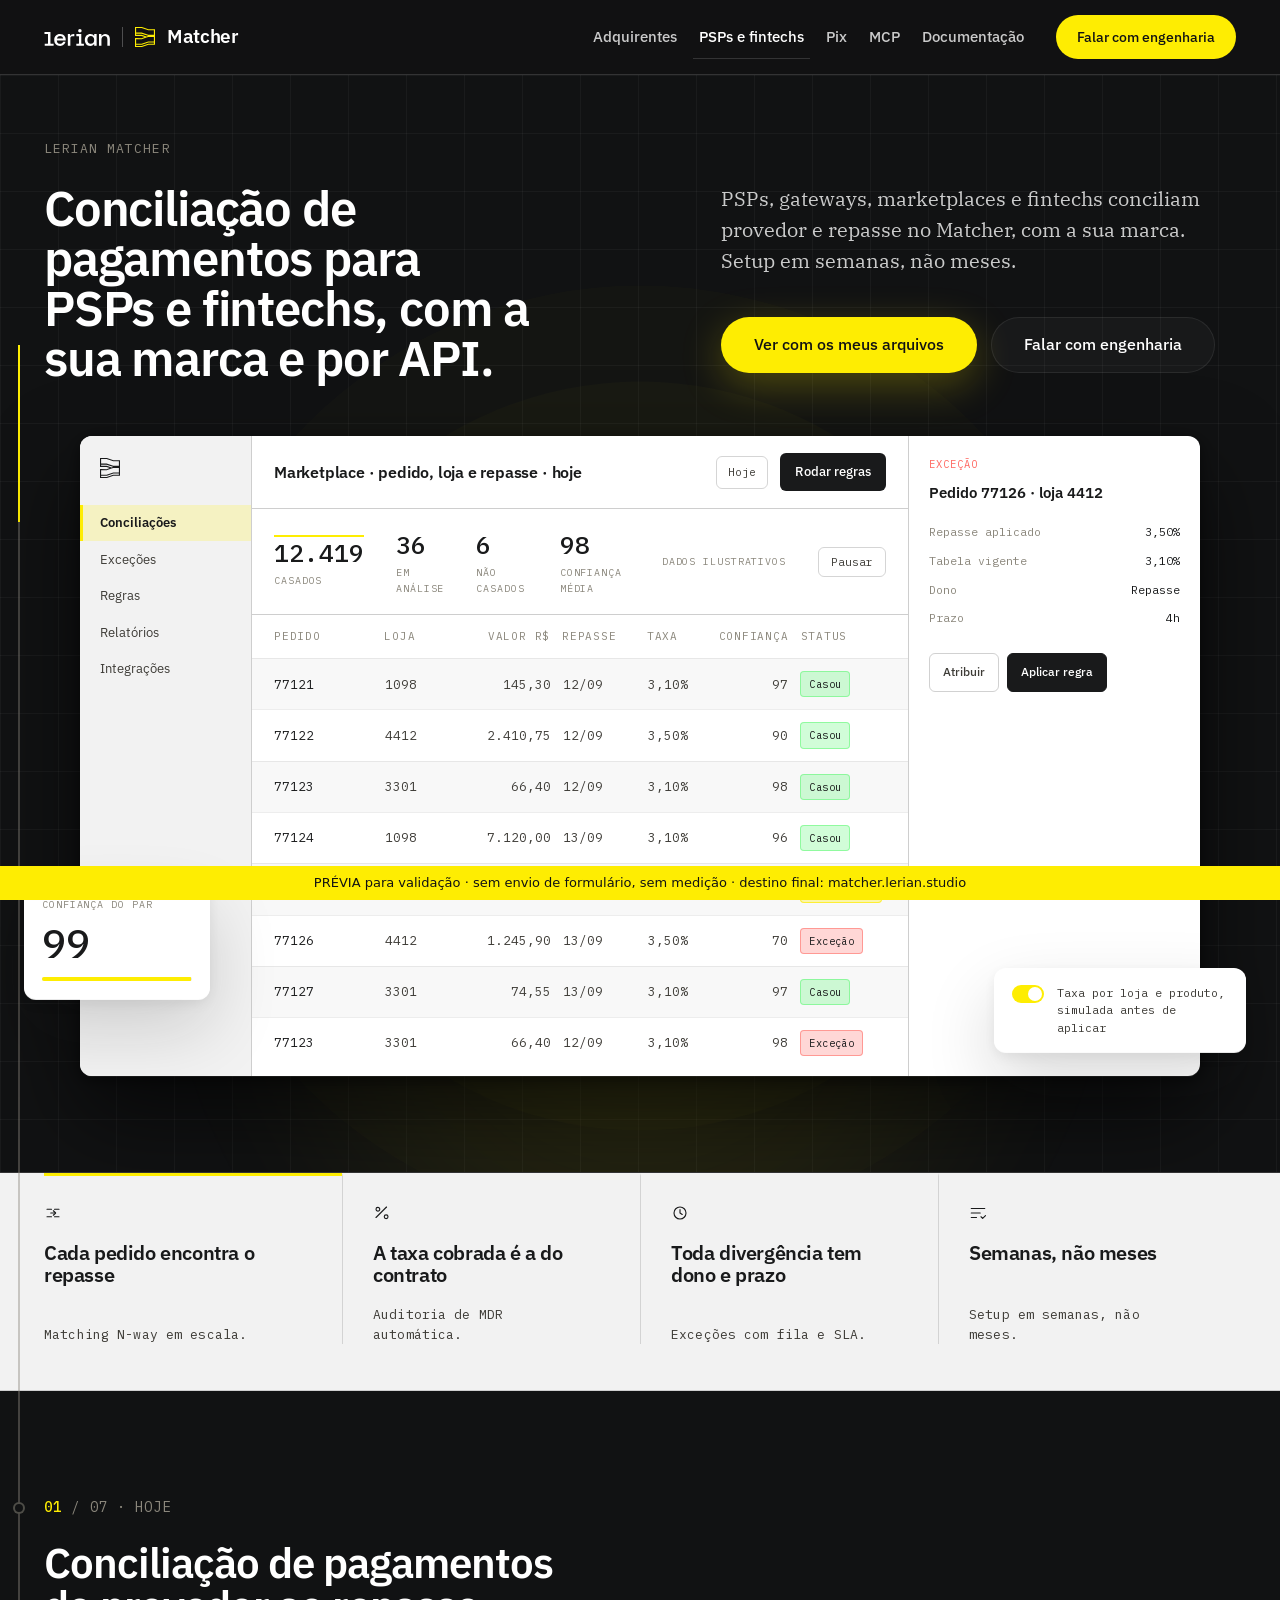
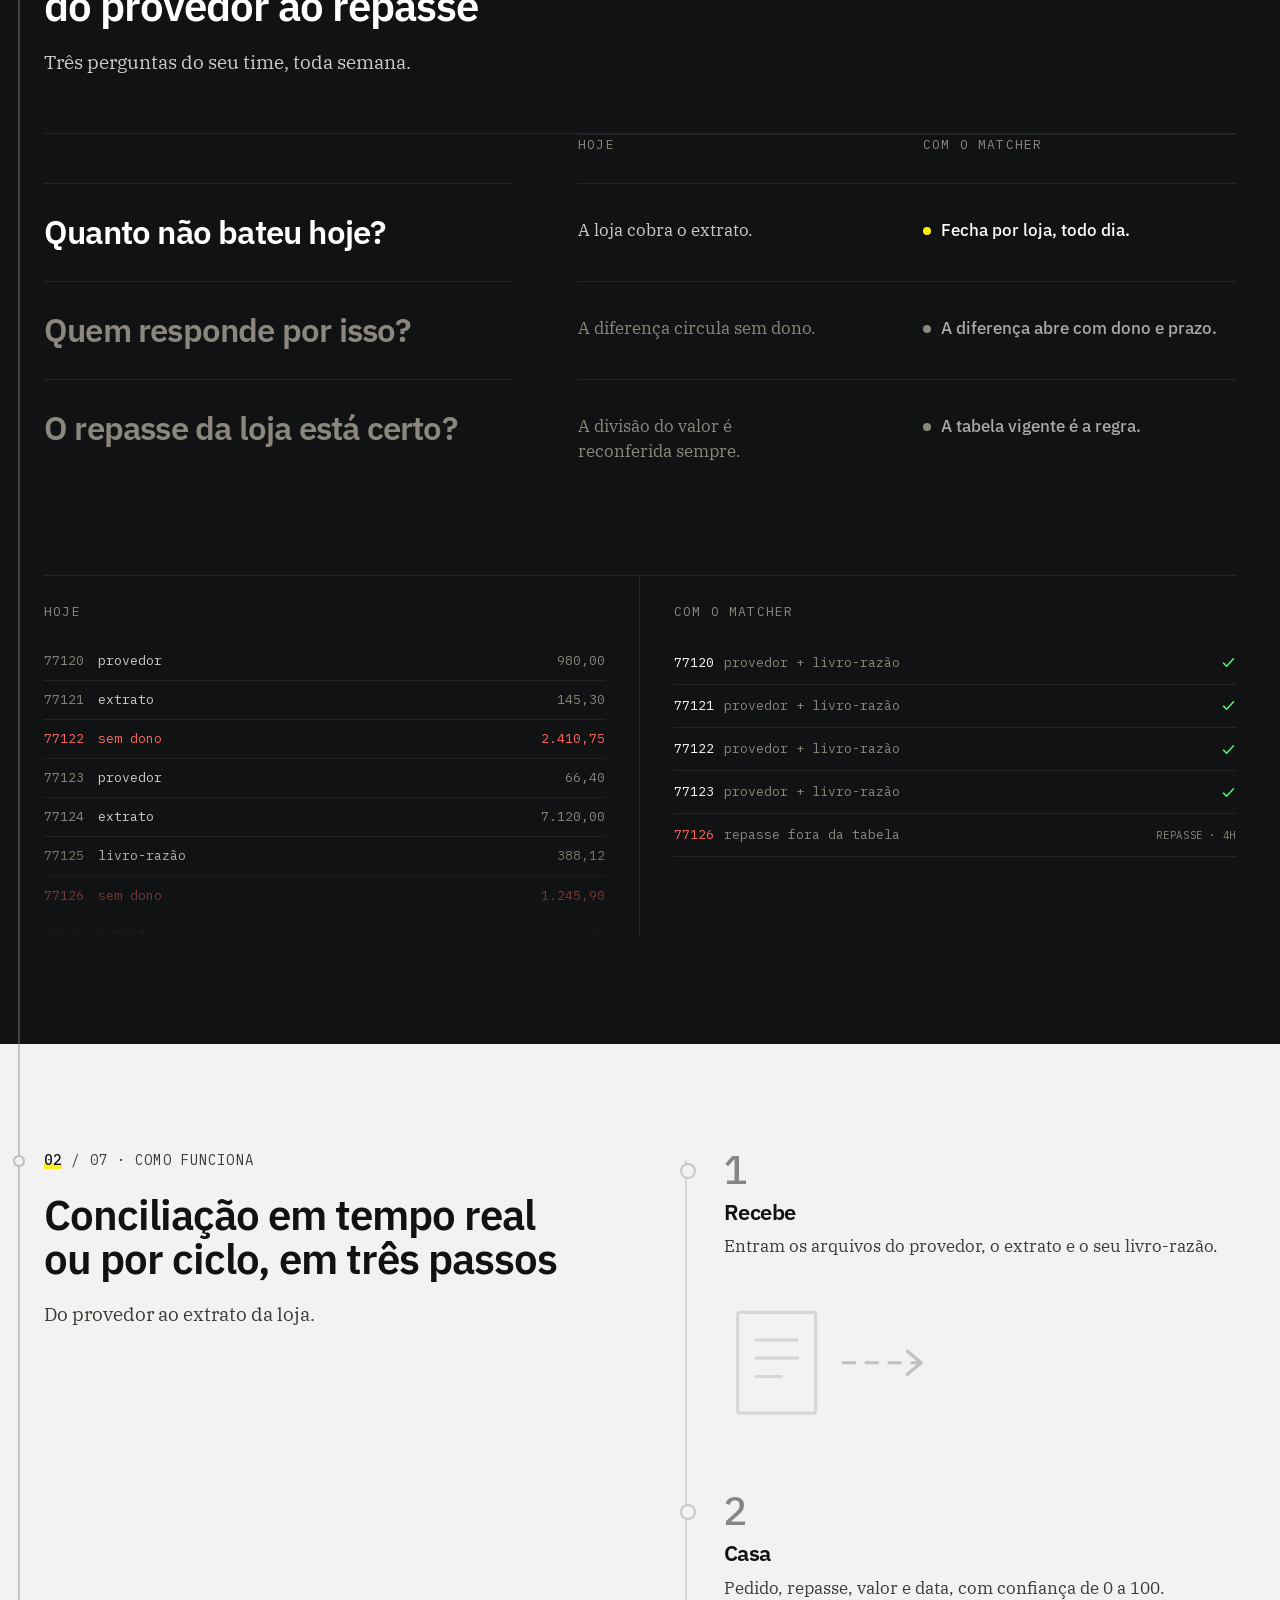
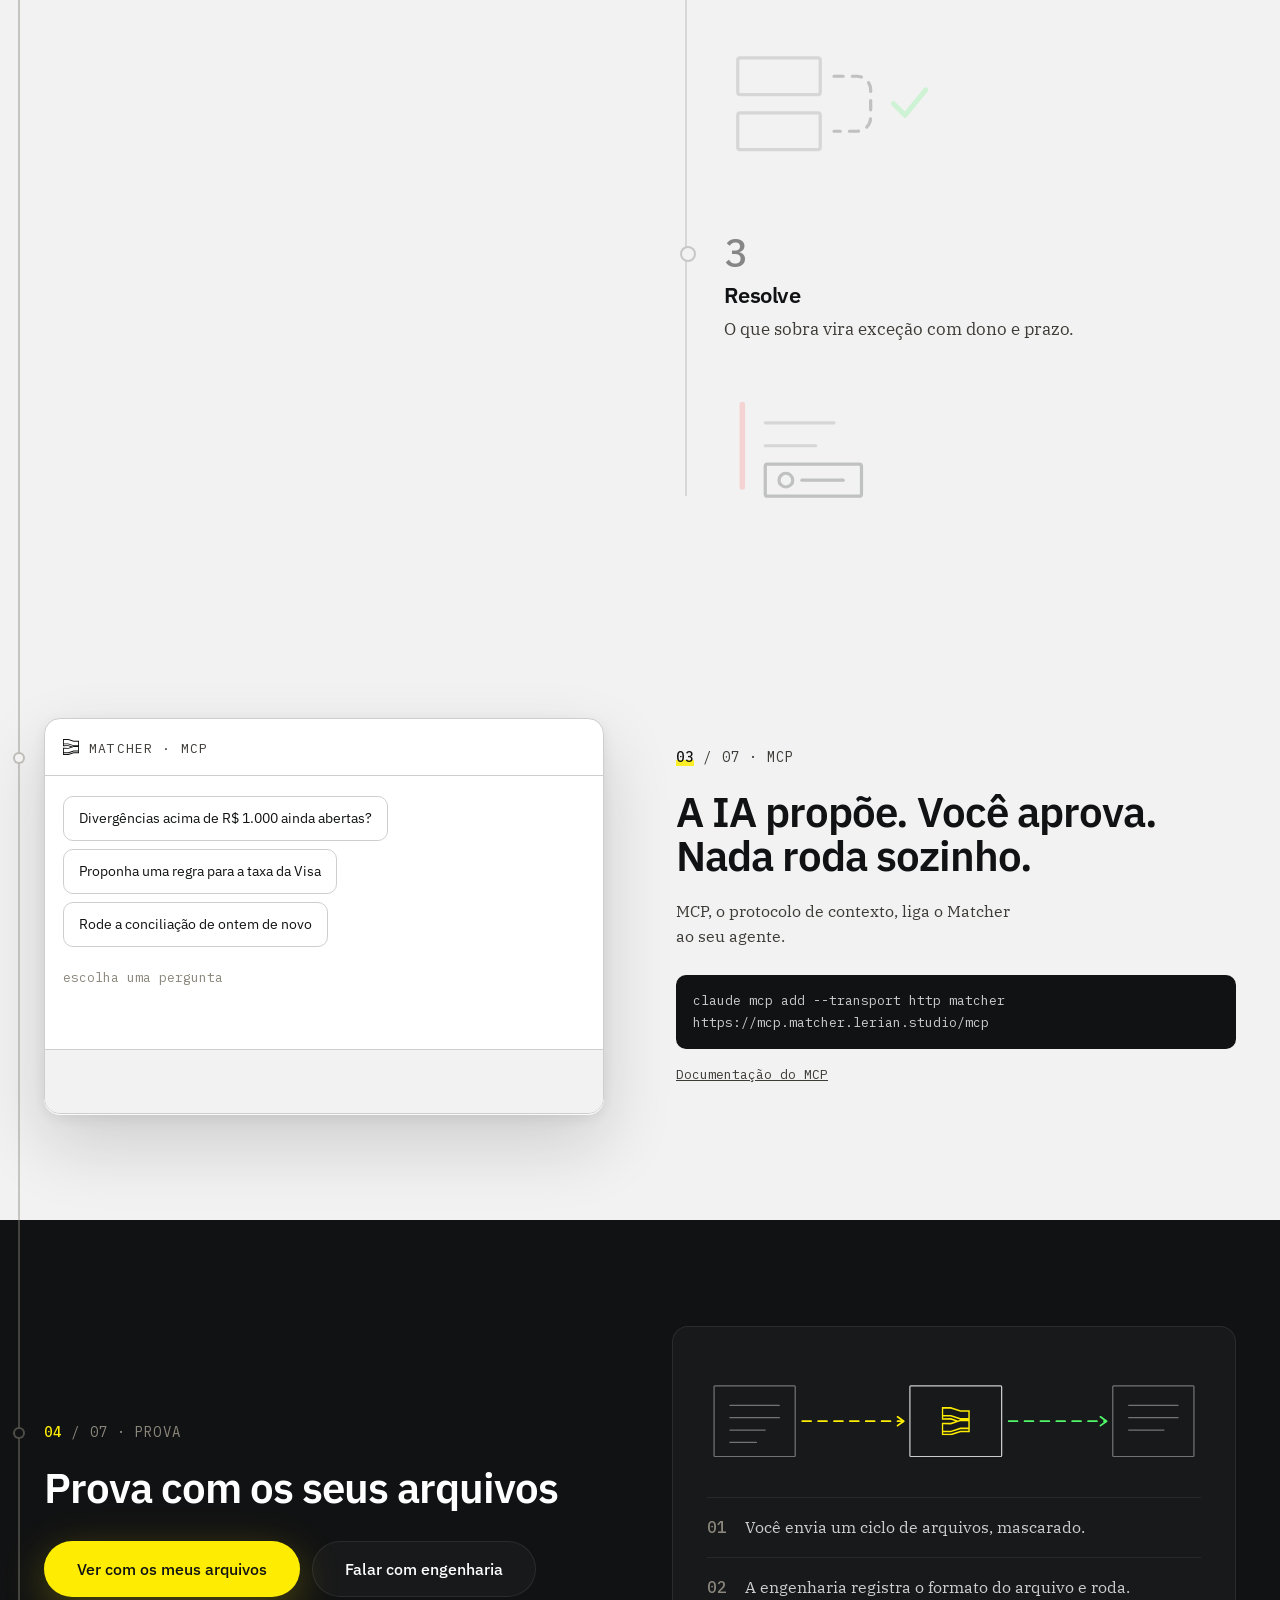
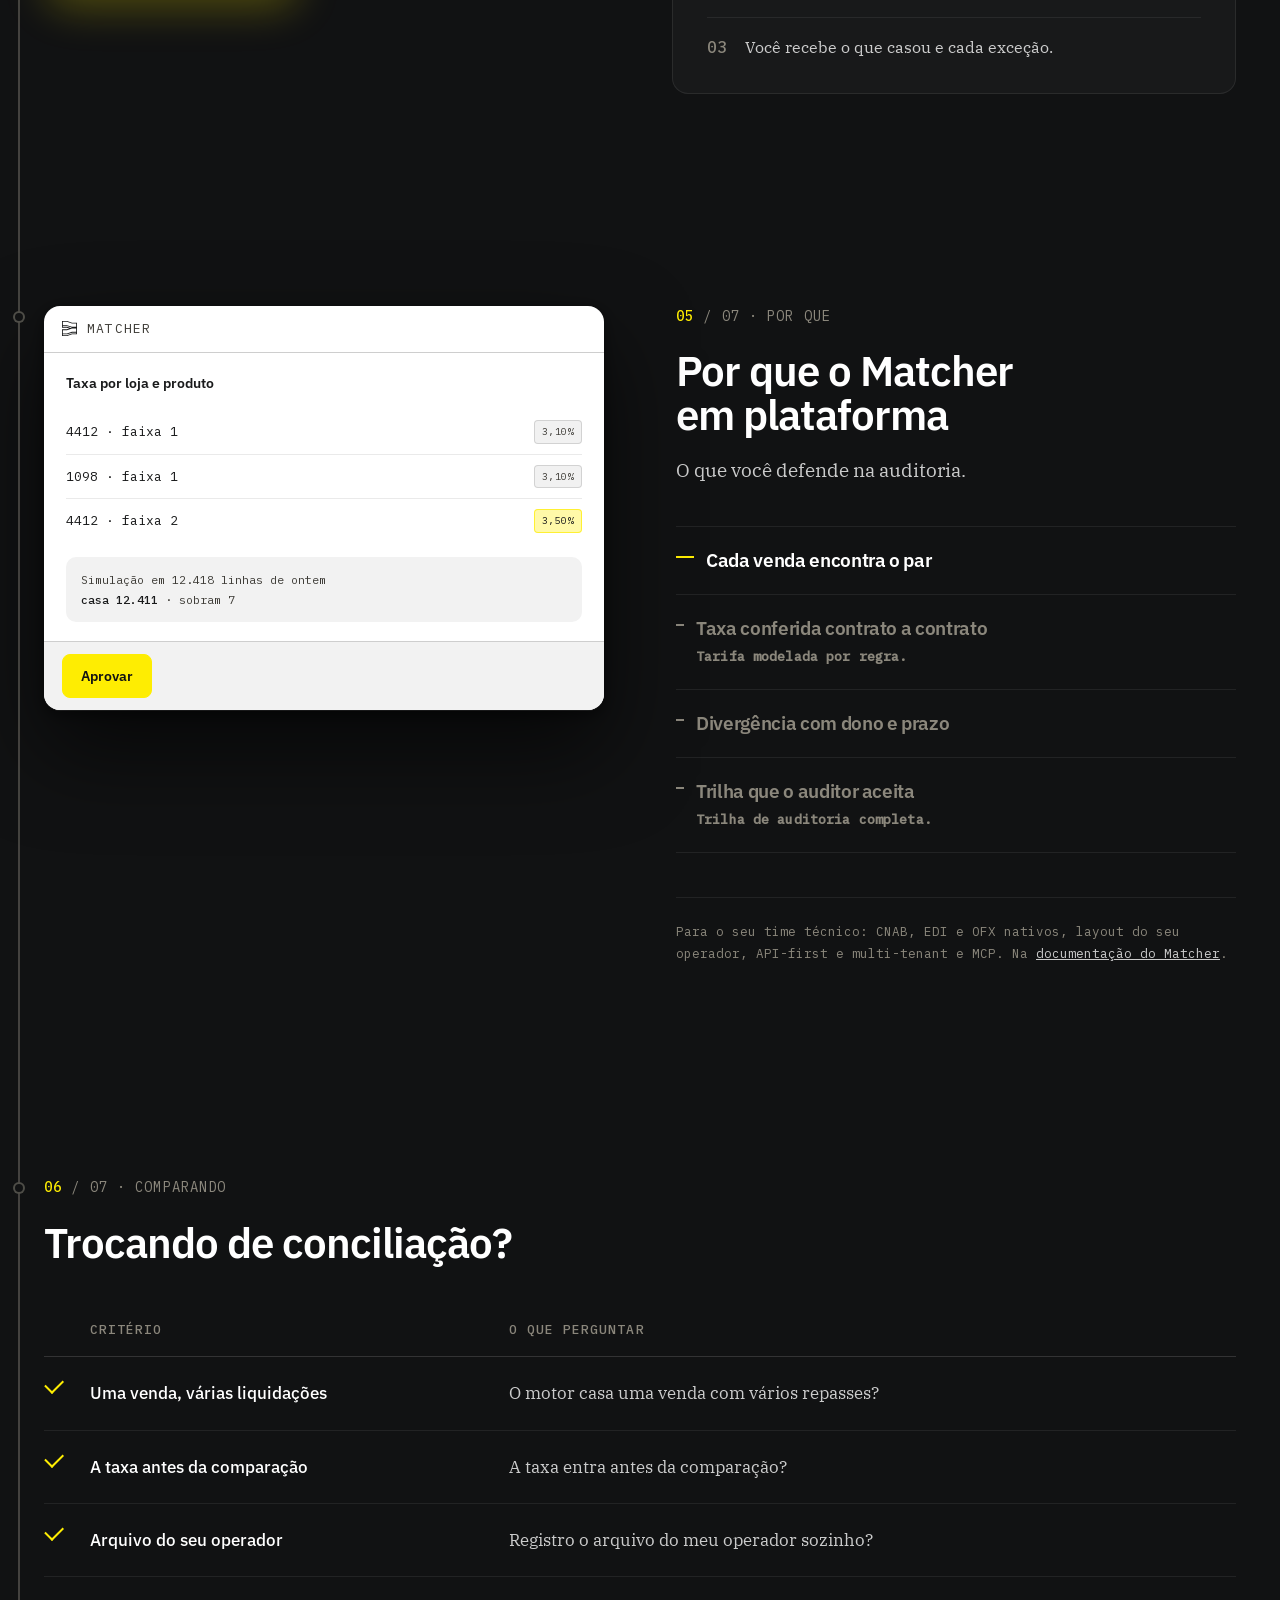
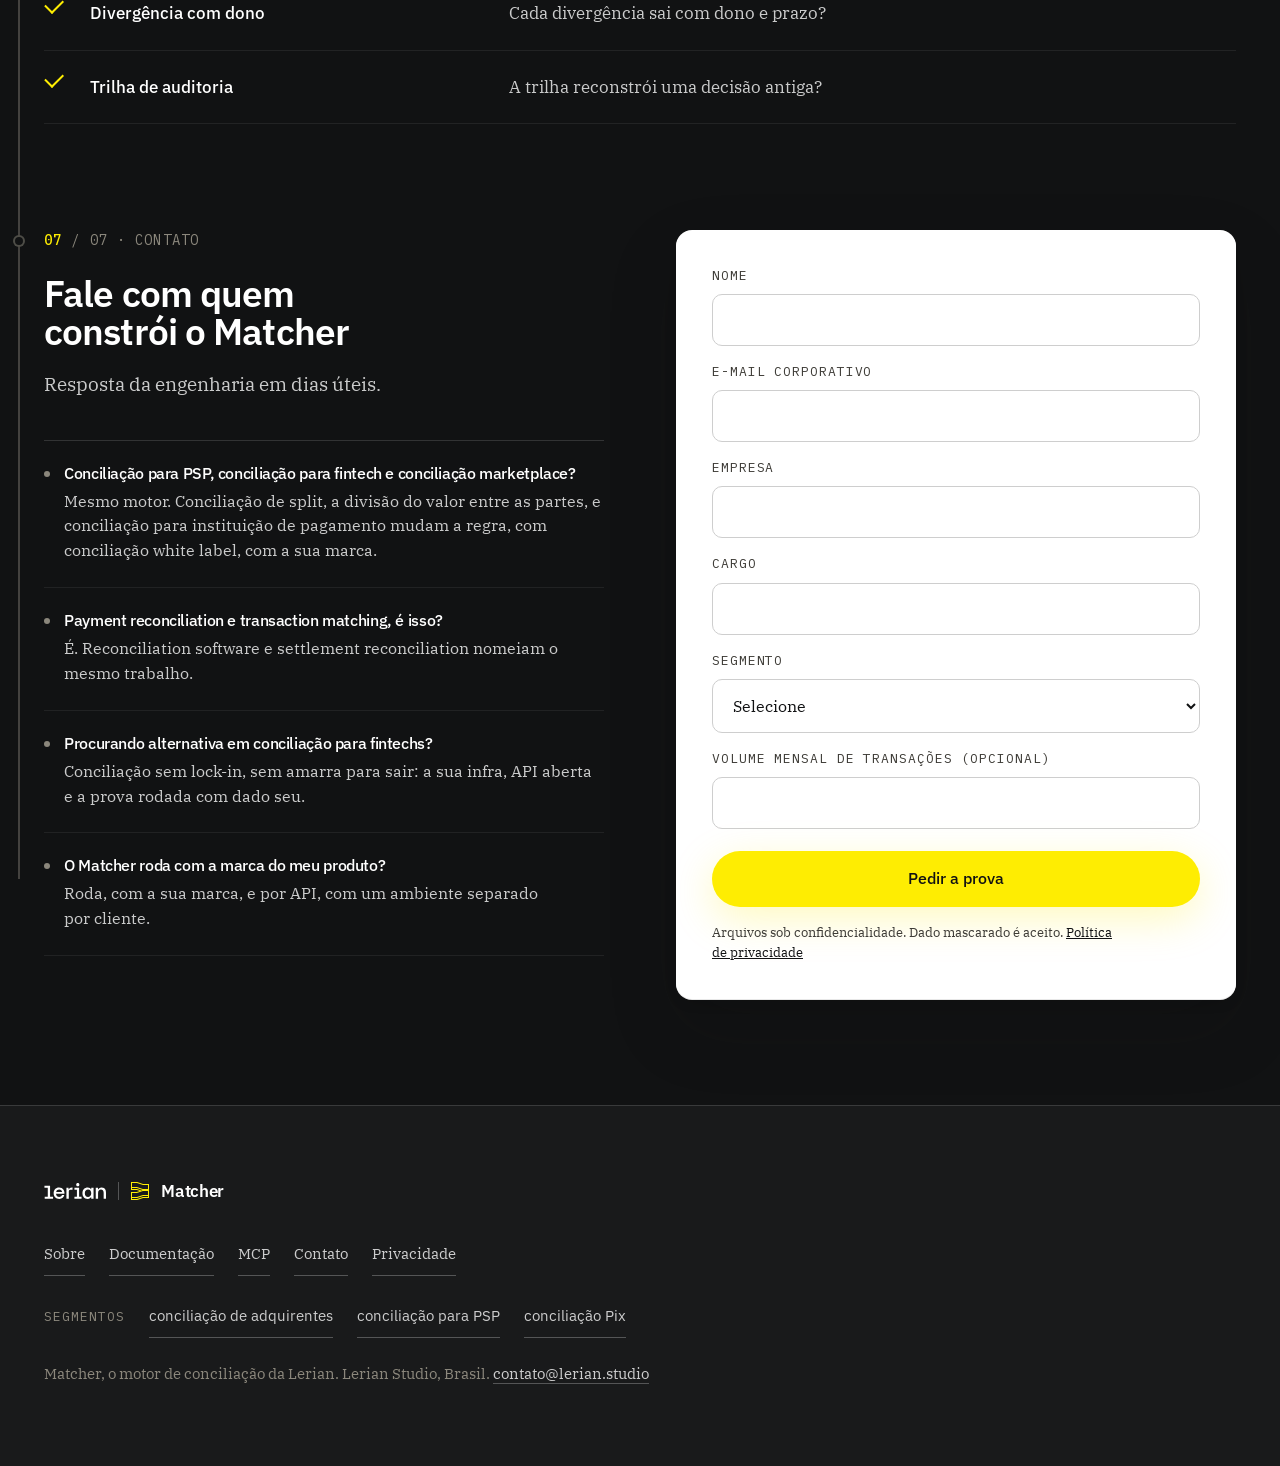
<file: oferta/fintechs/index.html>
<!doctype html>
<html lang="pt-BR">
<head>
<meta name="robots" content="noindex,nofollow">
<meta charset="utf-8">
<meta name="viewport" content="width=device-width, initial-scale=1">
<title>Conciliação de pagamentos para PSPs | Matcher, da Lerian</title>
<meta name="description" content="Conciliação de pagamentos para PSPs e fintechs no Matcher, da Lerian: white-label, API-first e multi-tenant. Peça a prova com os seus arquivos.">
<link rel="canonical" href="https://matcher.lerian.studio/fintechs/">
<link rel="icon" type="image/svg+xml" href="../favicon-matcher.svg">
<meta property="og:type" content="website">
<meta property="og:site_name" content="Matcher, da Lerian">
<meta property="og:locale" content="pt_BR">
<meta property="og:url" content="https://matcher.lerian.studio/fintechs/">
<meta property="og:title" content="Conciliação de pagamentos para PSPs | Matcher, da Lerian">
<meta property="og:description" content="Conciliação de pagamentos para PSPs e fintechs no Matcher, da Lerian: white-label, API-first e multi-tenant. Peça a prova com os seus arquivos.">
<meta property="og:image" content="https://matcher.lerian.studio/og-conciliacao.png">
<meta property="og:image:width" content="1200">
<meta property="og:image:height" content="630">
<meta name="twitter:card" content="summary_large_image">
<meta name="twitter:title" content="Conciliação de pagamentos para PSPs | Matcher, da Lerian">
<meta name="twitter:description" content="Conciliação de pagamentos para PSPs e fintechs no Matcher, da Lerian: white-label, API-first e multi-tenant. Peça a prova com os seus arquivos.">
<meta name="twitter:image" content="https://matcher.lerian.studio/og-conciliacao.png">
<link rel="preload" href="../fonts/ibm-plex-serif-400-latin.woff2" as="font" type="font/woff2" crossorigin>
<link rel="preload" href="../fonts/ibm-plex-sans-400-latin.woff2" as="font" type="font/woff2" crossorigin>
<link rel="preload" href="../fonts/ibm-plex-mono-400-latin.woff2" as="font" type="font/woff2" crossorigin>
<style>:root{--paper:#FFFFFF;--paper-alt:#F2F2F2;--ink:#191A1B;--ink-deep:#111213;--spark:#FEED02;--gray-dark:#3E3C37;--gray-mid:#8B877C;--rule-p:#CECECE;--green:#50F769;--red:#FF6760;--blue:#2ED8FE;--rule:rgba(255,255,255,.14);--rule-2:rgba(255,255,255,.07);--soft:rgba(255,255,255,.78);--soft-dark:#3E3C37;--vidro:rgba(255,255,255,.03);--vidro-alto:rgba(255,255,255,.055);--vidro-linha:rgba(255,255,255,.08);--sans:"Plex Sans",Helvetica Neue,Arial,sans-serif;--mono:"Plex Mono",ui-monospace,monospace;--e:cubic-bezier(.2,.8,.2,1);--sh:0 1px 0 rgba(255,255,255,.05),0 2px 10px rgba(0,0,0,.4),0 28px 64px rgba(0,0,0,.55);--sh-alta:0 1px 0 rgba(255,255,255,.08),0 4px 14px rgba(0,0,0,.45),0 40px 88px rgba(0,0,0,.6);--sh-p:0 1px 0 rgba(255,255,255,.9),0 4px 14px rgba(17,18,19,.07),0 30px 70px rgba(17,18,19,.16);--sh-spark:0 12px 40px rgba(254,237,2,.25)}*{box-sizing:border-box;margin:0;padding:0}html{font-size:clamp(15px,1vw,16px);-webkit-text-size-adjust:100%;overflow-x:clip}body{position:relative;counter-reset:bloco;background:var(--ink);color:var(--paper);font-family:"Plex Serif",Georgia,serif;font-size:18px;line-height:1.55;-webkit-font-smoothing:antialiased;overflow-x:clip}a{color:inherit}img{max-width:100%}.wrap{max-width:1256px;margin:0 auto;padding:0 32px;position:relative}h1,h2,h3,h4{font-family:var(--sans);font-weight:600;line-height:1.03;letter-spacing:-.024em;text-wrap:balance;hyphens:none}h1{font-size:clamp(2.4rem,4.4vw,60px)}h2{font-size:clamp(2rem,3.5vw,48px)}h3{font-size:1.18rem;font-weight:500}p{max-width:60ch;text-wrap:pretty;hyphens:none}:focus-visible{outline:2px solid var(--spark);outline-offset:3px}.lbl{font-family:var(--mono);font-size:13px;letter-spacing:.08em;text-transform:uppercase;color:var(--gray-mid)}.btn{display:inline-flex;align-items:center;justify-content:center;border-radius:999px;padding:16px 32px;font-family:var(--sans);font-weight:500;font-size:16px;text-decoration:none;border:1px solid transparent;cursor:pointer;line-height:1.2;min-height:56px;transition:transform .24s var(--e),box-shadow .24s var(--e),border-color .24s var(--e),background-color .24s var(--e)}.btn:hover{transform:translateY(-2px)}.btn-spark{background:var(--spark);color:var(--ink-deep);box-shadow:var(--sh-spark)}.btn-spark:hover{box-shadow:0 18px 52px rgba(254,237,2,.34)}.btn-ghost{border-color:var(--vidro-linha);background:var(--vidro);color:var(--paper)}.btn-ghost:hover{border-color:var(--spark);background:var(--vidro-alto)}.btn-dark{border-color:rgba(25,26,27,.34);color:var(--ink-deep);background:transparent}.btn-dark:hover{border-color:var(--ink-deep);background:rgba(25,26,27,.04)}.skip{position:absolute;left:-9999px;display:inline-flex;align-items:center;min-height:44px}.skip:focus{left:16px;top:10px;display:inline-flex;align-items:center;min-height:44px;background:var(--spark);color:var(--ink-deep);padding:8px 16px;z-index:9}.ic{width:24px;height:24px;display:block;color:var(--spark)}header{border-bottom:1px solid var(--rule);background:rgba(17,18,19,.94);position:sticky;top:0;z-index:20}.nav{display:flex;align-items:center;gap:26px;min-height:74px}.brand{display:flex;align-items:center;gap:12px;min-height:44px;text-decoration:none}.brand .wm{height:17px;width:auto;display:block}.brand .sep{width:1px;height:20px;background:rgba(255,255,255,.26)}.brand .mi{height:20px;width:20px;color:var(--spark)}.brand .pn{font-family:var(--sans);font-weight:600;font-size:19px;letter-spacing:-.02em}.nav ul{list-style:none;display:flex;gap:10px;margin-left:auto}.nav a.nl{display:inline-flex;align-items:center;justify-content:center;min-height:44px;min-width:32px;padding:0 6px;font-family:var(--sans);font-size:15px;font-weight:500;text-decoration:none;color:var(--soft)}.nav a.nl:hover,.nav a.nl:focus{color:var(--paper)}.nav a.nl[aria-current="page"]{color:var(--paper);box-shadow:inset 0 -1px 0 var(--rule)}.nav ul li{display:flex;align-items:center}.vh{position:absolute;width:1px;height:1px;overflow:hidden;clip-path:inset(50%);white-space:nowrap}.nav .btn{padding:11px 20px;font-size:14px;min-height:44px;box-shadow:none}.hero{padding:64px 0 96px;border-bottom:1px solid var(--rule);background:var(--ink-deep);position:relative;overflow:hidden}.hero::before{content:"";position:absolute;inset:0;background-image:linear-gradient(rgba(255,255,255,.04) 1px,transparent 1px),linear-gradient(90deg,rgba(255,255,255,.04) 1px,transparent 1px);background-size:58px 58px;pointer-events:none;z-index:0}.hero::after{content:"";position:absolute;left:50%;top:26%;width:1180px;height:1180px;max-width:120vw;margin-left:-590px;border-radius:50%;background:radial-gradient(closest-side,rgba(254,237,2,.13),rgba(254,237,2,.04) 52%,rgba(254,237,2,0) 76%);filter:blur(40px);pointer-events:none;z-index:0}.cursor{position:absolute;left:0;top:0;width:400px;height:400px;margin:-200px 0 0 -200px;border-radius:50%;background:radial-gradient(closest-side,rgba(255,255,255,.06),rgba(255,255,255,0) 70%);opacity:0;transition:opacity .4s var(--e);pointer-events:none;z-index:1;will-change:transform}.hero.viva .cursor{opacity:1}.hero-txt{position:relative;z-index:3;display:grid;grid-template-columns:minmax(0,1.08fr) minmax(0,.92fr);column-gap:72px;align-items:start}.hero .eyebrow{display:block;grid-column:1/-1;margin-bottom:24px}.hero h1{grid-column:1;grid-row:2/4;clip-path:inset(0 0 -12% 0);font-size:clamp(2.3rem,3.8vw,52px);max-width:17ch;align-self:start}.hero p.lead{grid-column:2;grid-row:2;font-size:20px;color:var(--soft);margin:0 0 30px;max-width:44ch}.hero-cta{grid-column:2;grid-row:3;display:flex;align-items:center;gap:14px;flex-wrap:wrap;align-self:start}.liga{display:block;grid-column:2;grid-row:4;width:100%;max-width:360px;height:12px;margin-top:34px;color:var(--spark);overflow:visible}.liga path{stroke-dasharray:212;stroke-dashoffset:212;animation:liga 3.2s ease-in-out infinite}@keyframes liga{0%{stroke-dashoffset:212;stroke:var(--spark)}55%{stroke-dashoffset:0;stroke:var(--spark)}70%,100%{stroke-dashoffset:0;stroke:var(--green)}}.js .hero h1{animation:sobe-clip .85s var(--e) both}.js .hero .eyebrow{animation:sobe .6s var(--e) both}.js .hero p.lead{animation:sobe .7s var(--e) .08s both}.js .hero-cta{animation:sobe .7s var(--e) .16s both}.js .hero .liga{animation:sobe .7s var(--e) .24s both}.js .scene{animation:sobe-cena 1s var(--e) .12s both}@keyframes sobe-clip{from{clip-path:inset(0 0 100% 0);opacity:0;transform:translateY(14px)}to{clip-path:inset(0 0 -12% 0);opacity:1;transform:none}}@keyframes sobe{from{opacity:0;transform:translateY(12px)}to{opacity:1;transform:none}}@keyframes sobe-cena{from{opacity:0;transform:translateY(26px) scale(.99)}to{opacity:1;transform:none}}.scene-wrap{margin-top:52px;z-index:2}.scene{position:relative;width:min(1120px,100%);margin:0 auto}.glow{position:absolute;left:50%;top:50%;width:126%;height:150%;transform:translate(-50%,-50%);pointer-events:none;opacity:.6}.app{position:relative;z-index:2;display:grid;grid-template-columns:172px minmax(0,1fr) 292px;height:640px;background:var(--paper);color:var(--ink);border-radius:12px;box-shadow:var(--sh-alta);overflow:hidden;will-change:transform}.side{background:var(--paper-alt);border-right:1px solid var(--rule-p);padding:20px 0;display:flex;flex-direction:column;gap:1px}.side .si{width:20px;height:20px;color:var(--ink);margin:2px 0 26px 20px}.sn{font-family:var(--sans);font-size:13px;line-height:1.2;color:var(--gray-dark);padding:10px 20px}.sn.on{color:var(--ink);font-weight:600;background:rgba(254,237,2,.2);box-shadow:inset 3px 0 0 var(--spark)}.main{display:flex;flex-direction:column;min-width:0}.top{display:flex;align-items:center;gap:12px;padding:17px 22px;border-bottom:1px solid var(--rule-p)}.top .tt{font-family:var(--sans);font-weight:600;font-size:16px;letter-spacing:-.012em;margin-right:auto;white-space:nowrap;overflow:hidden;text-overflow:ellipsis}.top .per{font-family:var(--mono);font-size:11px;color:var(--gray-dark);border:1px solid rgba(25,26,27,.18);border-radius:6px;padding:7px 11px;white-space:nowrap}.top .run{font-family:var(--sans);font-weight:500;font-size:13px;background:var(--ink);color:var(--paper);border-radius:6px;padding:9px 15px;white-space:nowrap}.kpi{display:flex;align-items:center;gap:32px;padding:18px 22px;border-bottom:1px solid var(--rule-p)}.kpi>div{padding-top:5px}.kpi>div:first-child{box-shadow:inset 0 3px 0 -1px var(--spark)}.kpi b{display:block;font-family:var(--mono);font-weight:500;font-size:25px;line-height:1;color:var(--ink);font-variant-numeric:tabular-nums}.kpi i{display:block;margin-top:8px;font-family:var(--mono);font-style:normal;font-size:10px;letter-spacing:.09em;text-transform:uppercase;color:var(--gray-mid)}.kpi .ilu{margin-left:auto;white-space:nowrap;font-family:var(--mono);font-size:10px;letter-spacing:.09em;text-transform:uppercase;color:var(--gray-mid)}.pz{font-family:var(--mono);font-size:11px;color:var(--gray-dark);background:transparent;border:1px solid rgba(25,26,27,.18);border-radius:6px;padding:7px 12px;cursor:pointer}.pz:hover{border-color:var(--ink);color:var(--ink)}.fio{position:absolute;left:max(14px,calc(50% - 622px));width:2px;background:rgba(139,135,124,.42);z-index:1;pointer-events:none;opacity:0;transition:opacity .5s var(--e)}.fio.pronto{opacity:1}.fio .enche{position:absolute;left:0;top:0;width:2px;height:var(--f,0);background:var(--spark)}.fio .no{position:absolute;left:-5px;width:12px;height:12px;border-radius:50%;background:var(--ink-deep);border:2px solid rgba(139,135,124,.5);transition:background-color .35s var(--e),border-color .35s var(--e),box-shadow .35s var(--e)}.fio .no.claro{background:var(--paper-alt)}.fio .no.aceso{background:var(--spark);border-color:var(--spark);box-shadow:0 0 0 6px rgba(254,237,2,.16),0 0 22px rgba(254,237,2,.5)}@media (max-width:1024px){.fio{left:9px}}@media (max-width:768px){.fio{left:8px;width:1px}.fio .enche{width:1px}.fio .no{left:-5px;width:11px;height:11px}}@media (max-width:1240px){.scene{width:100%}.conf{left:-14px}.regra{right:-14px}}@media (max-width:1024px){.hero{padding:56px 0 80px}.hero-txt{display:block}.hero h1{max-width:18ch}.hero p.lead{max-width:none;margin:26px 0 34px}.liga{display:none}.nav{gap:16px}.nav ul{gap:16px}.nav a.nl{font-size:14px}.scene-wrap{margin-top:46px}.app{grid-template-columns:150px minmax(0,1fr);height:540px}.drw,.regra{display:none}.conf{left:-10px;bottom:60px;width:160px}.conf .cn{font-size:34px}.promessas .wrap>div{padding:24px 22px 0}.promessas .n{max-width:none}}@media (max-width:768px){body{font-size:17px}.wrap{padding:0 20px}h1{font-size:2.3rem}h2{font-size:1.95rem}.nav ul{display:none}.brand{margin-right:auto}.brand .pn{font-size:17px}.brand .wm{height:15px}.nav .btn{padding:9px 16px;font-size:13px;white-space:nowrap}.hero{padding:52px 0 72px}.hero p.lead{font-size:19px}.hero-cta .btn{width:100%}.cursor,.glow,.hero::after{display:none}.scene-wrap{margin-top:36px}.scene{width:100%}.conf,.regra,.side{display:none}.app{grid-template-columns:1fr;height:auto;box-shadow:0 20px 44px rgba(0,0,0,.5)}.top{padding:15px 16px}.top .tt{font-size:14px;white-space:normal}.top .per{display:none}.kpi{flex-wrap:wrap;gap:16px 22px;padding:15px 16px}.pz{margin-left:auto}.kpi b{font-size:20px}.kpi .ilu{display:none}.tr{padding:0 16px;gap:8px;grid-template-columns:1.25fr .95fr .9fr}.th.c1,.td.c1,.th.c3,.td.c3,.th.c4,.td.c4,.th.c5,.td.c5{display:none}.tbl .tr:nth-child(n+6){display:none}.td{font-size:11.5px;padding:11px 0}.promessas .wrap{grid-template-columns:repeat(2,1fr);padding-bottom:34px}.promessas .wrap>div{padding:22px 18px 22px;border-left:0;border-top:1px solid rgba(25,26,27,.14)}.promessas .wrap>div:first-child,.promessas .wrap>div:nth-child(2){border-top-width:3px;border-top-style:solid}.promessas .wrap>div:nth-child(2){border-top-color:transparent}.promessas .wrap>div:nth-child(odd){padding-left:0}.promessas .wrap>div:nth-child(even){padding-right:0}.promessas .ic.ip{margin-bottom:14px}.promessas .n{font-size:clamp(18px,4.8vw,21px);padding-bottom:14px}.promessas .ad{font-size:13px}}@media (max-width:430px){h1{font-size:2rem}.promessas .wrap>div{padding-left:14px;padding-right:14px}.promessas .wrap>div:nth-child(odd){padding-left:0}.promessas .wrap>div:nth-child(even){padding-right:0}.promessas .n{font-size:17px}.promessas .ad{font-size:13px}}@media (prefers-reduced-motion:reduce){*{transition:none !important;animation:none !important}.js .rv,.js .stg,.js .stg .b{opacity:1;transform:none}.js .tr{opacity:1;transform:none}.passos .trilho::after{transform:scaleY(1)}.passos>div .mini{opacity:.95;transform:none}.cmp td:first-child::before{transform:rotate(-45deg) scale(1)}.barra,.conf .bar i{transform:scaleX(1)}.rolo{transform:none}.js .cena2 .par2{opacity:1;transform:none}.perg li h3{color:var(--paper)}.perg .duo p{color:var(--soft)}.perg .duo p.b{color:var(--paper);opacity:1}.perg .duo p.b::before{background:var(--spark)}.fio .enche{height:100%}.liga path{stroke-dashoffset:0;stroke:var(--green)}.cursor{display:none}.btn:hover,.lev:hover,.pq:hover,.aprovar:hover{transform:none}}</style>
<link rel="stylesheet" href="../styles-oferta.css?v=4">
<script type="application/ld+json">[{"@context": "https://schema.org", "@type": "FAQPage", "mainEntity": [{"@type": "Question", "name": "Conciliação para PSP, conciliação para fintech e conciliação marketplace?", "acceptedAnswer": {"@type": "Answer", "text": "Mesmo motor. Conciliação de split, a divisão do valor entre as partes, e conciliação para instituição de pagamento mudam a regra, com conciliação white label, com a sua marca."}}, {"@type": "Question", "name": "Payment reconciliation e transaction matching, é isso?", "acceptedAnswer": {"@type": "Answer", "text": "É. Reconciliation software e settlement reconciliation nomeiam o mesmo trabalho."}}, {"@type": "Question", "name": "Procurando alternativa em conciliação para fintechs?", "acceptedAnswer": {"@type": "Answer", "text": "Conciliação sem lock-in, sem amarra para sair: a sua infra, API aberta e a prova rodada com dado seu."}}, {"@type": "Question", "name": "O Matcher roda com a marca do meu produto?", "acceptedAnswer": {"@type": "Answer", "text": "Roda, com a sua marca, e por API, com um ambiente separado por cliente."}}]}, {"@context": "https://schema.org", "@type": "Product", "name": "Matcher", "brand": {"@type": "Organization", "name": "Lerian", "url": "https://lerian.studio/", "email": "contato@lerian.studio", "address": {"@type": "PostalAddress", "addressCountry": "BR"}}, "category": "Software de conciliação de pagamentos", "url": "https://matcher.lerian.studio/fintechs/", "description": "Conciliação de pagamentos para PSPs e fintechs no Matcher, da Lerian: white-label, API-first e multi-tenant. Peça a prova com os seus arquivos."}]</script>
</head>
<body>

<a class="skip" href="#live">Ir para o conteúdo</a>
<header>
 <div class="wrap nav">
  <a class="brand" href="../"><svg class="wm" viewBox="0 0 1090.88 280" role="img" aria-label="Lerian"><path fill="currentColor" d="M 619.42,29.69 C 619.42,45.12 608.55,57.62 591.49,57.62 C 574.43,57.62 563.56,45.11 563.56,29.69 C 563.56,14.27 574.42,1.76 591.48,1.76 C 608.54,1.76 619.41,14.27 619.41,29.69 L 619.41,29.69 L 619.42,29.69 M 158.64,242.4 L 158.64,275.94 L 12.13,275.94 L 12.13,242.39 L 60.49,242.39 C 63.65,242.39 66.22,239.82 66.22,236.66 L 66.22,87.77 C 66.22,84.61 63.65,82.04 60.49,82.04 L 7.85,82.04 L 7.85,47.73 L 106.18,47.73 L 106.18,236.67 C 106.18,239.83 108.75,242.40 111.91,242.40 L 158.65,242.40 L 158.64,242.4 M 168.85,179.86 L 168.85,179.86 C 168.86,122.05 205.62,80.79 262.66,80.79 C 337.74,80.79 357.99,140.0 357.99,172.71 C 357.99,177.73 357.62,182.89 356.86,188.15 L 213.25,188.15 C 212.23,188.15 211.42,189.0 211.46,190.02 C 211.88,199.84 216.44,245.02 265.29,245.02 C 286.93,245.02 307.61,235.65 313.9,211.11 L 354.59,211.11 C 348.02,247.59 317.47,278.19 268.32,278.19 C 206.14,278.19 168.85,238.38 168.85,179.86 M 314.47,158.39 L 314.48,158.40 L 314.48,158.40 C 315.57,158.40 316.43,157.44 316.26,156.36 C 312.89,135.16 298.06,113.57 264.18,113.57 C 244.18,113.57 217.69,125.11 213.20,156.39 C 213.04,157.45 213.9,158.41 214.98,158.41 L 314.47,158.39 M 867.2,83.16 L 867.2,83.16 C 867.2,83.16 867.2,83.16 867.2,83.16 L 867.2,83.16 M 826.87,83.16 L 867.2,83.16 L 867.2,275.99 L 826.88,275.99 L 826.88,251.46 C 826.88,248.37 822.96,247.05 821.09,249.51 C 820.91,249.74 820.74,249.98 820.56,250.22 L 820.56,250.22 C 820.56,250.22 820.56,250.24 820.56,250.24 L 820.56,250.24 C 820.45,250.40 820.33,250.56 820.21,250.71 C 812.29,261.27 799.53,278.24 763.97,278.24 C 703.14,278.24 672.78,231.91 672.78,179.54 C 672.78,118.12 713.15,80.82 763.95,80.82 C 800.68,80.82 812.39,96.55 820.59,107.57 L 821.08,108.23 C 822.94,110.72 826.89,109.41 826.89,106.30 L 826.89,83.16 L 826.87,83.16 M 770.75,115.48 C 740.72,115.48 714.61,137.46 714.61,179.53 C 714.61,216.53 735.92,243.96 770.75,243.96 C 800.57,243.96 826.89,222.28 826.89,180.28 L 826.89,180.28 C 826.89,143.29 805.53,115.48 770.75,115.48 M 1063.39,101.7 C 1077.81,115.76 1085.03,138.37 1085.03,169.5 L 1085.03,275.75 L 1043.97,275.75 L 1043.97,171.76 C 1043.97,127.78 1021.62,115.62 998.01,115.62 C 966.02,115.62 946.41,138.84 946.41,178.54 L 946.41,275.75 L 905.73,275.75 L 905.73,83.15 L 945.66,83.15 L 945.66,108.22 C 945.66,111.33 949.61,112.62 951.48,110.14 C 960.03,98.74 978.20,80.62 1007.46,80.62 C 1045.01,80.62 1063.21,101.5 1063.39,101.7 L 1063.39,101.7 M 657.42,275.94 L 657.41,275.94 L 532.38,275.94 L 532.38,242.39 L 570.52,242.39 C 573.68,242.39 576.25,239.82 576.25,236.66 L 576.25,123.18 C 576.25,120.02 573.68,117.45 570.52,117.45 L 532.98,117.45 L 532.98,83.14 L 614.32,83.14 L 614.32,236.67 C 614.32,239.83 616.89,242.4 620.05,242.4 C 620.05,242.4 657.42,242.4 657.42,242.4 L 657.42,242.4 L 657.42,275.94 M 499.27,119.27 C 499.27,119.40 499.17,119.5 499.04,119.5 L 499.04,119.5 C 499.04,119.5 462.73,119.5 462.73,119.5 C 434.05,119.5 434.08,144.49 434.09,163.12 C 434.09,163.58 434.09,164.04 434.09,164.49 L 434.09,275.73 C 434.09,275.86 433.99,275.96 433.86,275.96 L 392.85,275.96 C 392.72,275.96 392.62,275.86 392.62,275.73 L 392.62,83.27 C 392.62,83.14 392.72,83.04 392.85,83.04 L 429.34,83.04 C 429.47,83.04 429.57,83.14 429.57,83.27 L 429.57,107.3 C 429.57,111.35 434.81,112.95 437.06,109.58 C 437.28,109.26 437.49,108.94 437.71,108.61 C 445.89,96.36 456.42,80.59 490.22,80.59 L 499.27,80.59 L 499.27,119.27 L 499.27,119.27"/></svg><span class="sep"></span><svg class="mi" viewBox="0 0 64 64" aria-hidden="true" focusable="false"><path fill="currentColor" d="M20.57 28.40L31.29 32.00L20.57 35.60L3.60 35.40L0 35.35V63.99H21.61L22.15 63.82L43.01 57.04H64V6.96H43.01L22.15 0.18L21.61 0.00H0V28.65L20.57 28.40ZM21.13 24.84L3.55 25.05V21.49H3.60L20.57 21.29L41.31 28.26L41.86 28.44L41.31 28.63L36.87 30.12L21.13 24.83V24.84ZM60.44 53.49H42.45L21.05 60.45H3.55V56.89H21.61L22.15 56.72L43.01 49.94H60.45V53.49H60.44ZM60.44 35.56V46.38H42.45L21.05 53.34H3.55V38.96L21.13 39.17L36.87 33.88L42.45 32.00H60.44V35.56ZM60.44 24.89H42.45L21.13 17.73L3.55 17.94V3.56H21.05L42.45 10.51H60.44V24.89Z"/></svg><span class="pn">Matcher</span></a>
  <ul>
   <li><a class="nl" href="../adquirentes/">Adquirentes</a></li>
   <li><a class="nl" href="../fintechs/" aria-current="page">PSPs e fintechs</a></li>
   <li><a class="nl" href="../pix/">Pix</a></li>
   <li><a class="nl" href="#mcp">MCP<span class="vh">, conexão com agentes</span></a></li>
   <li><a class="nl" href="https://docs.lerian.studio/en/products/matcher/what-is-matcher">Documentação</a></li>
  </ul>
  <a class="btn btn-spark" href="#demo">Falar com engenharia</a>
 </div>
</header>
<div class="fio" id="fio" aria-hidden="true"><i class="enche"></i></div>

<!-- 1. HERÓI: o aplicativo, claro, em camadas -->
<section class="hero" id="live">
 <div class="wrap hero-txt">
  <span class="lbl eyebrow">Lerian Matcher</span>
  <h1>Conciliação de pagamentos para PSPs e fintechs, com a sua marca e por API.</h1>
  <p class="lead">PSPs, gateways, marketplaces e fintechs conciliam provedor e repasse no Matcher, com a sua marca. Setup em semanas, não meses.</p>
  <div class="hero-cta">
   <a class="btn btn-spark" id="cta1" href="#prova">Ver com os meus arquivos</a>
   <a class="btn btn-ghost" href="#demo">Falar com engenharia</a>
  </div>
 </div>

 <div class="wrap scene-wrap">
 <div class="scene" id="scene" aria-hidden="true">
  <svg class="glow" viewBox="0 0 400 400" aria-hidden="true" focusable="false"><circle cx="200" cy="200" r="196" fill="var(--spark)" opacity=".03"/><circle cx="200" cy="200" r="156" fill="var(--spark)" opacity=".03"/><circle cx="200" cy="200" r="116" fill="var(--spark)" opacity=".03"/><circle cx="200" cy="200" r="76" fill="var(--spark)" opacity=".03"/><circle cx="200" cy="200" r="40" fill="var(--spark)" opacity=".03"/></svg>
  <div class="app" id="app">
   <div class="side"><svg class="si" viewBox="0 0 64 64" aria-hidden="true" focusable="false"><path fill="currentColor" d="M20.57 28.40L31.29 32.00L20.57 35.60L3.60 35.40L0 35.35V63.99H21.61L22.15 63.82L43.01 57.04H64V6.96H43.01L22.15 0.18L21.61 0.00H0V28.65L20.57 28.40ZM21.13 24.84L3.55 25.05V21.49H3.60L20.57 21.29L41.31 28.26L41.86 28.44L41.31 28.63L36.87 30.12L21.13 24.83V24.84ZM60.44 53.49H42.45L21.05 60.45H3.55V56.89H21.61L22.15 56.72L43.01 49.94H60.45V53.49H60.44ZM60.44 35.56V46.38H42.45L21.05 53.34H3.55V38.96L21.13 39.17L36.87 33.88L42.45 32.00H60.44V35.56ZM60.44 24.89H42.45L21.13 17.73L3.55 17.94V3.56H21.05L42.45 10.51H60.44V24.89Z"/></svg><span class="sn on">Conciliações</span><span class="sn">Exceções</span><span class="sn">Regras</span><span class="sn">Relatórios</span><span class="sn">Integrações</span></div>
   <div class="main">
    <div class="top">
     <span class="tt">Marketplace · pedido, loja e repasse · hoje</span>
     <span class="per">Hoje</span>
     <span class="run">Rodar regras</span>
    </div>
    <div class="kpi">
     <div><b id="kc">12.418</b><i>Casados</i></div>
     <div><b id="ka">37</b><i>Em análise</i></div>
     <div><b>6</b><i>Não casados</i></div>
     <div><b>98</b><i>Confiança média</i></div>
     <span class="ilu">dados ilustrativos</span>
     <button class="pz" id="pause" type="button">Pausar</button>
    </div>
    <div class="tbl" id="feed"><div class="tr hr"><span class="th c0">Pedido</span><span class="th c1">Loja</span><span class="th c2">Valor R$</span><span class="th c3">Repasse</span><span class="th c4">Taxa</span><span class="th c5">Confiança</span><span class="th c6">Status</span></div><div class="tr"><span class="td c0">77120</span><span class="td c1">4412</span><span class="td c2">980,00</span><span class="td c3">12/09</span><span class="td c4">3,10%</span><span class="td c5">99</span><span class="td c6"><i class="chip ok">Casou</i></span></div><div class="tr z"><span class="td c0">77121</span><span class="td c1">1098</span><span class="td c2">145,30</span><span class="td c3">12/09</span><span class="td c4">3,10%</span><span class="td c5">97</span><span class="td c6"><i class="chip ok">Casou</i></span></div><div class="tr"><span class="td c0">77122</span><span class="td c1">4412</span><span class="td c2">2.410,75</span><span class="td c3">12/09</span><span class="td c4">3,50%</span><span class="td c5">90</span><span class="td c6"><i class="chip an">Em análise</i></span></div></div>
   </div>
   <div class="drw">
    <span class="dh">Exceção</span>
    <span class="dt">Pedido 77126 · loja 4412</span>
    <div class="df"><span class="dk">Repasse aplicado</span><span class="dv">3,50%</span><span class="dk">Tabela vigente</span><span class="dv">3,10%</span><span class="dk">Dono</span><span class="dv">Repasse</span><span class="dk">Prazo</span><span class="dv">4h</span></div>
    <span class="da"><i class="db">Atribuir</i><i class="db pr">Aplicar regra</i></span>
   </div>
  </div>
  <div class="flut conf"><span class="cl">Confiança do par</span><span class="cn">99</span><span class="bar"><i></i></span></div>
  <div class="flut regra"><span class="sw"><i></i></span><span class="rt">Taxa por loja e produto, simulada antes de aplicar</span></div>
 </div>
 </div>
</section>

<!-- tira de promessas do anúncio -->
<div class="promessas"><div class="wrap rv">
  <div class="stg"><svg class="ic ip" viewBox="0 0 24 24" fill="none" stroke="currentColor" stroke-width="1.5" stroke-linecap="round" stroke-linejoin="round" aria-hidden="true" focusable="false"><path d="M4 7h6M4 17h6"/><path d="M14 7h6M14 17h6"/><path d="m9 12 6 0"/><path d="m12.5 9 3 3-3 3"/></svg><span class="n spark">Cada pedido encontra o repasse</span><span class="ad">Matching N-way em escala.</span></div>
  <div class="stg"><svg class="ic ip" viewBox="0 0 24 24" fill="none" stroke="currentColor" stroke-width="1.5" stroke-linecap="round" stroke-linejoin="round" aria-hidden="true" focusable="false"><path d="M4 18 18 4"/><path d="M6.5 9.5a2.5 2.5 0 1 0 0-5 2.5 2.5 0 0 0 0 5Z"/><path d="M17.5 19.5a2.5 2.5 0 1 0 0-5 2.5 2.5 0 0 0 0 5Z"/></svg><span class="n">A taxa cobrada é a do contrato</span><span class="ad">Auditoria de MDR automática.</span></div>
  <div class="stg"><svg class="ic ip" viewBox="0 0 24 24" fill="none" stroke="currentColor" stroke-width="1.5" stroke-linecap="round" stroke-linejoin="round" aria-hidden="true" focusable="false"><circle cx="12" cy="12" r="8"/><path d="M12 7.5V12l3 2"/></svg><span class="n">Toda divergência tem dono e prazo</span><span class="ad">Exceções com fila e SLA.</span></div>
  <div class="stg"><svg class="ic ip" viewBox="0 0 24 24" fill="none" stroke="currentColor" stroke-width="1.5" stroke-linecap="round" stroke-linejoin="round" aria-hidden="true" focusable="false"><path d="M3 6h18M3 12h12M3 18h7"/><path d="m16 17 2.2 2.2L22 15.5"/></svg><span class="n">Semanas, não meses</span><span class="ad">Setup em semanas, não meses.</span></div>
</div></div>

<!-- 01. HOJE -->
<section class="sec hoje" id="operacoes"><div class="wrap rv">
 <p class="eb"><i></i>Hoje</p>
 <div class="bh"><h2>Conciliação de pagamentos do provedor ao repasse</h2><span class="sub">Três perguntas do seu time, toda semana.</span></div>
 <ol class="perg" id="perg">
   <li class="cab"><span></span><span class="duo"><span>Hoje</span><span>Com o Matcher</span></span></li>
   <li><h3>Quanto não bateu hoje?</h3><div class="duo"><p class="a">A loja cobra o extrato.</p><p class="b">Fecha por loja, todo dia.</p></div></li>
   <li><h3>Quem responde por isso?</h3><div class="duo"><p class="a">A diferença circula sem dono.</p><p class="b">A diferença abre com dono e prazo.</p></div></li>
   <li><h3>O repasse da loja está certo?</h3><div class="duo"><p class="a">A divisão do valor é reconferida sempre.</p><p class="b">A tabela vigente é a regra.</p></div></li>
 </ol>
 <div class="cena2" id="cena2" aria-hidden="true"></div><template id="tcena"><div><span class="cl">Hoje</span><div class="janela"><div class="rolo"><div class="ln"><span>77120</span><em>provedor</em><span>980,00</span></div><div class="ln"><span>77121</span><em>extrato</em><span>145,30</span></div><div class="ln solta"><span>77122</span><em>sem dono</em><span>2.410,75</span></div><div class="ln"><span>77123</span><em>provedor</em><span>66,40</span></div><div class="ln"><span>77124</span><em>extrato</em><span>7.120,00</span></div><div class="ln"><span>77125</span><em>livro-razão</em><span>388,12</span></div><div class="ln solta"><span>77126</span><em>sem dono</em><span>1.245,90</span></div><div class="ln"><span>77127</span><em>extrato</em><span>74,55</span></div><div class="ln"><span>77120</span><em>provedor</em><span>980,00</span></div><div class="ln"><span>77121</span><em>extrato</em><span>145,30</span></div><div class="ln solta"><span>77122</span><em>sem dono</em><span>2.410,75</span></div><div class="ln"><span>77123</span><em>provedor</em><span>66,40</span></div><div class="ln"><span>77124</span><em>extrato</em><span>7.120,00</span></div><div class="ln"><span>77125</span><em>livro-razão</em><span>388,12</span></div><div class="ln solta"><span>77126</span><em>sem dono</em><span>1.245,90</span></div><div class="ln"><span>77127</span><em>extrato</em><span>74,55</span></div></div></div></div><div><span class="cl">Com o Matcher</span><div class="par2"><span class="duo2"><b>77120</b><s>provedor + livro-razão</s></span><svg class="tick" viewBox="0 0 24 24" fill="none" stroke="currentColor" stroke-width="2.4" stroke-linecap="round" stroke-linejoin="round"><path d="m4 13 5 5L20 6"/></svg></div><div class="par2"><span class="duo2"><b>77121</b><s>provedor + livro-razão</s></span><svg class="tick" viewBox="0 0 24 24" fill="none" stroke="currentColor" stroke-width="2.4" stroke-linecap="round" stroke-linejoin="round"><path d="m4 13 5 5L20 6"/></svg></div><div class="par2"><span class="duo2"><b>77122</b><s>provedor + livro-razão</s></span><svg class="tick" viewBox="0 0 24 24" fill="none" stroke="currentColor" stroke-width="2.4" stroke-linecap="round" stroke-linejoin="round"><path d="m4 13 5 5L20 6"/></svg></div><div class="par2"><span class="duo2"><b>77123</b><s>provedor + livro-razão</s></span><svg class="tick" viewBox="0 0 24 24" fill="none" stroke="currentColor" stroke-width="2.4" stroke-linecap="round" stroke-linejoin="round"><path d="m4 13 5 5L20 6"/></svg></div><div class="par2 exc"><span class="duo2"><b>77126</b><s>repasse fora da tabela</s></span><span class="dono">Repasse · 4h</span></div></div></template>
</div></section>

<!-- 02. COMO FUNCIONA -->
<section class="sec paper" id="como"><div class="wrap rv">
 <div class="bh">
  <p class="eb"><i></i>Como funciona</p>
  <h2>Conciliação em tempo real ou por ciclo, em três passos</h2><span class="sub">Do provedor ao extrato da loja.</span>
 </div>
 <div class="passos"><span class="trilho" aria-hidden="true"></span>
   <div class="stg"><span class="d">1</span><h3>Recebe</h3><p>Entram os arquivos do provedor, o extrato e o seu livro-razão.</p><svg class="mini" viewBox="0 0 96 60" aria-hidden="true" focusable="false"><rect x="6" y="8" width="34" height="44" rx="1" fill="none" stroke="currentColor" stroke-width="1.4" stroke-linecap="round" stroke-linejoin="round" opacity=".55"/><path d="M14 20h18M14 28h18M14 36h11" fill="none" stroke="currentColor" stroke-width="1.4" stroke-linecap="round" stroke-linejoin="round" opacity=".55"/><path d="M52 30h34" fill="none" stroke="currentColor" stroke-width="1.4" stroke-linecap="round" stroke-linejoin="round" stroke-dasharray="5 5" class="dash"/><path d="m80 25 6 5-6 5" fill="none" stroke="currentColor" stroke-width="1.4" stroke-linecap="round" stroke-linejoin="round"/></svg></div>
   <div class="stg"><span class="d">2</span><h3>Casa</h3><p>Pedido, repasse, valor e data, com confiança de 0 a 100.</p><svg class="mini" viewBox="0 0 96 60" aria-hidden="true" focusable="false"><rect x="6" y="10" width="36" height="16" rx="1" fill="none" stroke="currentColor" stroke-width="1.4" stroke-linecap="round" stroke-linejoin="round" opacity=".55"/><rect x="6" y="34" width="36" height="16" rx="1" fill="none" stroke="currentColor" stroke-width="1.4" stroke-linecap="round" stroke-linejoin="round" opacity=".55"/><path d="M48 18h10a6 6 0 0 1 6 6v12a6 6 0 0 1-6 6h-10" fill="none" stroke="currentColor" stroke-width="1.4" stroke-linecap="round" stroke-linejoin="round" class="dash" stroke-dasharray="4 4"/><path d="m74 30 5 5 9-11" fill="none" stroke="var(--green)" stroke-width="2.2" stroke-linecap="round" stroke-linejoin="round"/></svg></div>
   <div class="stg"><span class="d">3</span><h3>Resolve</h3><p>O que sobra vira exceção com dono e prazo.</p><svg class="mini" viewBox="0 0 96 60" aria-hidden="true" focusable="false"><path d="M8 12v36" stroke="var(--red)" stroke-width="2.4" stroke-linecap="round"/><path d="M18 20h30M18 30h22" fill="none" stroke="currentColor" stroke-width="1.4" stroke-linecap="round" stroke-linejoin="round" opacity=".55"/><rect x="18" y="38" width="42" height="14" rx="1" fill="none" stroke="currentColor" stroke-width="1.4" stroke-linecap="round" stroke-linejoin="round"/><circle cx="27" cy="45" r="3" fill="none" stroke="currentColor" stroke-width="1.4" stroke-linecap="round" stroke-linejoin="round"/><path d="M34 45h18" fill="none" stroke="currentColor" stroke-width="1.4" stroke-linecap="round" stroke-linejoin="round"/></svg></div>
 </div>
</div></section>

<!-- 03. MCP -->
<section class="sec paper" id="mcp"><div class="wrap rv">
 <div class="lado">
  <p class="eb"><i></i>MCP</p>
  <h2>A IA propõe. Você aprova. Nada roda sozinho.</h2>
  <p class="mcp-nota">MCP, o protocolo de contexto, liga o Matcher ao seu agente.</p>
  <p class="snip"><code>claude mcp add --transport http matcher https://mcp.matcher.lerian.studio/mcp</code></p>
  <p class="docm"><a href="https://docs.lerian.studio/en/products/matcher/mcp/matcher-mcp-overview">Documentação do MCP</a></p>
 </div>
 <div class="term card" id="term">
  <div class="term-top"><svg class="mi" viewBox="0 0 64 64" aria-hidden="true" focusable="false"><path fill="currentColor" d="M20.57 28.40L31.29 32.00L20.57 35.60L3.60 35.40L0 35.35V63.99H21.61L22.15 63.82L43.01 57.04H64V6.96H43.01L22.15 0.18L21.61 0.00H0V28.65L20.57 28.40ZM21.13 24.84L3.55 25.05V21.49H3.60L20.57 21.29L41.31 28.26L41.86 28.44L41.31 28.63L36.87 30.12L21.13 24.83V24.84ZM60.44 53.49H42.45L21.05 60.45H3.55V56.89H21.61L22.15 56.72L43.01 49.94H60.45V53.49H60.44ZM60.44 35.56V46.38H42.45L21.05 53.34H3.55V38.96L21.13 39.17L36.87 33.88L42.45 32.00H60.44V35.56ZM60.44 24.89H42.45L21.13 17.73L3.55 17.94V3.56H21.05L42.45 10.51H60.44V24.89Z"/></svg><span class="tl" aria-hidden="true"></span></div>
  <div class="pqs">
     <button class="pq" type="button" data-r="0" aria-pressed="false">Divergências acima de R$ 1.000 ainda abertas?</button>
     <button class="pq" type="button" data-r="1" aria-pressed="false">Proponha uma regra para a taxa da Visa</button>
     <button class="pq" type="button" data-r="2" aria-pressed="false">Rode a conciliação de ontem de novo</button>
  </div>
  <div class="saida" id="mout" aria-hidden="true"></div>
  <div class="term-pe">
   <button class="aprovar" id="mok" type="button" hidden>Aprovar</button>
   <p class="selo" id="msel" role="status"></p>
  </div>
 </div>
</div></section>

<!-- 04. PROVA -->
<section class="sec" id="prova"><div class="wrap rv">
 <div class="oferta-grid">
  <div>
   <div class="bh"><p class="eb"><i></i>Prova</p><h2>Prova com os seus arquivos</h2></div>
   <p class="cta-prova"><a class="btn btn-spark" href="#demo">Ver com os meus arquivos</a>
    <a class="btn btn-ghost" href="#demo">Falar com engenharia</a></p>
  </div>
  <div class="prova-lado lev">
   <svg class="cena" viewBox="0 0 560 132" aria-hidden="true" focusable="false"><g fill="none" stroke="currentColor" stroke-width="1.4" stroke-linejoin="round" stroke-linecap="round"><rect x="8" y="26" width="92" height="80" rx="1" opacity=".5"/><path d="M26 48h56M26 62h56M26 76h40M26 90h30" opacity=".5"/><rect x="230" y="26" width="104" height="80" rx="1"/><rect x="460" y="26" width="92" height="80" rx="1" opacity=".5"/><path d="M478 48h56M478 62h56M478 76h40" opacity=".5"/></g><path class="seta" d="M108 66h114" fill="none" stroke="var(--spark)" stroke-width="2" stroke-dasharray="10 8" stroke-linecap="round"/><path d="m216 61 7 5-7 5" fill="none" stroke="var(--spark)" stroke-width="2" stroke-linecap="round" stroke-linejoin="round"/><path class="seta s2" d="M342 66h110" fill="none" stroke="var(--green)" stroke-width="2" stroke-dasharray="10 8" stroke-linecap="round"/><path d="m446 61 7 5-7 5" fill="none" stroke="var(--green)" stroke-width="2" stroke-linecap="round" stroke-linejoin="round"/><g transform="translate(266,50)"><svg class="cm" viewBox="0 0 64 64" width="32" height="32"><path fill="var(--spark)" d="M20.57 28.40L31.29 32.00L20.57 35.60L3.60 35.40L0 35.35V63.99H21.61L22.15 63.82L43.01 57.04H64V6.96H43.01L22.15 0.18L21.61 0.00H0V28.65L20.57 28.40ZM21.13 24.84L3.55 25.05V21.49H3.60L20.57 21.29L41.31 28.26L41.86 28.44L41.31 28.63L36.87 30.12L21.13 24.83V24.84ZM60.44 53.49H42.45L21.05 60.45H3.55V56.89H21.61L22.15 56.72L43.01 49.94H60.45V53.49H60.44ZM60.44 35.56V46.38H42.45L21.05 53.34H3.55V38.96L21.13 39.17L36.87 33.88L42.45 32.00H60.44V35.56ZM60.44 24.89H42.45L21.13 17.73L3.55 17.94V3.56H21.05L42.45 10.51H60.44V24.89Z"/></svg></g></svg>
   <ol class="pass">
     <li><span class="num">01</span><span>Você envia um ciclo de arquivos, mascarado.</span></li>
     <li><span class="num">02</span><span>A engenharia registra o formato do arquivo e roda.</span></li>
     <li><span class="num">03</span><span>Você recebe o que casou e cada exceção.</span></li>
   </ol>
  </div>
 </div>
</div></section>

<!-- 05. POR QUE O MATCHER -->
<section class="sec" id="porque"><div class="wrap rv">
 <div class="lado">
  <div class="bh"><p class="eb"><i></i>Por que</p><h2>Por que o Matcher em plataforma</h2>
   <span class="sub">O que você defende na auditoria.</span></div>
  <ul class="afirma" id="afirma">
    <li class="ativa"><button type="button" data-t="0" aria-pressed="true">Cada venda encontra o par</button></li>
    <li><button type="button" data-t="1" aria-pressed="false">Taxa conferida contrato a contrato<span class="ad">Tarifa modelada por regra.</span></button></li>
    <li><button type="button" data-t="2" aria-pressed="false">Divergência com dono e prazo</button></li>
    <li><button type="button" data-t="3" aria-pressed="false">Trilha que o auditor aceita<span class="ad">Trilha de auditoria completa.</span></button></li>
  </ul>
  <p class="tecnica">Para o seu time técnico: CNAB, EDI e OFX nativos, layout do seu operador, API-first e multi-tenant e MCP. Na <a href="https://docs.lerian.studio/en/products/matcher/what-is-matcher">documentação do Matcher</a>.</p>
 </div>
 <div class="telas" id="telas">
  <div class="tb"><svg class="mi" viewBox="0 0 64 64" aria-hidden="true" focusable="false"><path fill="currentColor" d="M20.57 28.40L31.29 32.00L20.57 35.60L3.60 35.40L0 35.35V63.99H21.61L22.15 63.82L43.01 57.04H64V6.96H43.01L22.15 0.18L21.61 0.00H0V28.65L20.57 28.40ZM21.13 24.84L3.55 25.05V21.49H3.60L20.57 21.29L41.31 28.26L41.86 28.44L41.31 28.63L36.87 30.12L21.13 24.83V24.84ZM60.44 53.49H42.45L21.05 60.45H3.55V56.89H21.61L22.15 56.72L43.01 49.94H60.45V53.49H60.44ZM60.44 35.56V46.38H42.45L21.05 53.34H3.55V38.96L21.13 39.17L36.87 33.88L42.45 32.00H60.44V35.56ZM60.44 24.89H42.45L21.13 17.73L3.55 17.94V3.56H21.05L42.45 10.51H60.44V24.89Z"/></svg><span>Matcher</span></div>
  <div class="cx" id="cx" aria-hidden="true"></div><template id="ttelas"><div class="tela ver"><span class="tt2">Taxa por loja e produto</span><div class="lin"><b>4412 · faixa 1</b><span class="et n">3,10%</span></div><div class="lin"><b>1098 · faixa 1</b><span class="et n">3,10%</span></div><div class="lin"><b>4412 · faixa 2</b><span class="et a">3,50%</span></div><div class="simu" id="simu">Simulação em 12.418 linhas de ontem<br><b>casa 12.411</b> · sobram 7</div></div><div class="tela"><span class="tt2">Fila de exceções</span><div class="lin"><b>pedido 77126</b><span class="et r">Repasse · 4h</span></div><div class="lin"><b>pedido 77122</b><span class="et r">Repasse · 6h</span></div><div class="lin"><b>pedido 77125</b><span class="et a">em análise</span></div></div><div class="tela"><span class="tt2">Trilha de auditoria</span><div class="lin"><b>14:02 · regra aplicada</b><span class="et n">Backoffice</span></div><div class="lin"><b>14:06 · exceção atribuída</b><span class="et n">Repasse</span></div><div class="lin"><b>17:40 · decisão registrada</b><span class="et n">auditoria</span></div></div><div class="tela"><span class="tt2">O que casou</span><div class="lin"><b>pedido 77120 · 980,00</b><span class="et v">99</span></div><div class="lin"><b>pedido 77121 · 145,30</b><span class="et v">97</span></div><div class="lin"><b>pedido 77123 · 66,40</b><span class="et v">98</span></div></div></template>
  <div class="pe"><button class="aprovar" id="tok" type="button">Aprovar</button>
   <p class="selo" id="tsel" role="status"></p></div>
 </div>
</div></section>

<!-- 06. COMPARANDO -->
<section class="sec" id="comparando"><div class="wrap rv">
 <div class="bh"><p class="eb"><i></i>Comparando</p><h2>Trocando de conciliação?</h2></div>
 <table class="cmp">
  <thead><tr><th>Critério</th><th>O que perguntar</th></tr></thead>
  <tbody>
    <tr><td>Uma venda, várias liquidações</td><td>O motor casa uma venda com vários repasses?</td></tr>
    <tr><td>A taxa antes da comparação</td><td>A taxa entra antes da comparação?</td></tr>
    <tr><td>Arquivo do seu operador</td><td>Registro o arquivo do meu operador sozinho?</td></tr>
    <tr><td>Divergência com dono</td><td>Cada divergência sai com dono e prazo?</td></tr>
    <tr><td>Trilha de auditoria</td><td>A trilha reconstrói uma decisão antiga?</td></tr>
  </tbody>
 </table>
</div></section>

<!-- 07. FALE COM QUEM CONSTRÓI -->
<section class="sec demo" id="demo"><div class="wrap rv">
 <div class="demo-grid">
  <div>
   <div class="bh"><p class="eb"><i></i>Contato</p><h2>Fale com quem constrói o Matcher</h2>
    <span class="sub">Resposta da engenharia em dias úteis.</span></div>
   <ul class="faq">
     <li><h3>Conciliação para PSP, conciliação para fintech e conciliação marketplace?</h3><p>Mesmo motor. Conciliação de split, a divisão do valor entre as partes, e conciliação para instituição de pagamento mudam a regra, com conciliação white label, com a sua marca.</p></li>
     <li><h3>Payment reconciliation e transaction matching, é isso?</h3><p>É. Reconciliation software e settlement reconciliation nomeiam o mesmo trabalho.</p></li>
     <li><h3>Procurando alternativa em conciliação para fintechs?</h3><p>Conciliação sem lock-in, sem amarra para sair: a sua infra, API aberta e a prova rodada com dado seu.</p></li>
     <li><h3>O Matcher roda com a marca do meu produto?</h3><p>Roda, com a sua marca, e por API, com um ambiente separado por cliente.</p></li>
   </ul>
  </div>
  <form onsubmit="return false" class="lf" id="lform" novalidate>
   <div><label for="c_name">Nome</label><input id="c_name" name="c_name" type="text" autocomplete="name" required></div>
   <div><label for="c_email">E-mail corporativo</label><input id="c_email" name="c_email" type="email" autocomplete="email" required></div>
   <div><label for="c_company">Empresa</label><input id="c_company" name="c_company" type="text" autocomplete="organization" required></div>
   <div><label for="c_job">Cargo</label><input id="c_job" name="c_job" type="text" autocomplete="organization-title" required></div>
   <div><label for="c_segment">Segmento</label>
    <select id="c_segment" name="c_segment" required>
     <option value="">Selecione</option>
     <option>Adquirente ou subadquirente</option>
     <option>PSP, gateway ou marketplace</option>
     <option>Instituição de pagamento ou banco</option>
     <option>Fintech</option>
     <option>Outro</option>
    </select>
   </div>
   <div><label for="c_volume">Volume mensal de transações (opcional)</label><input id="c_volume" name="c_volume" type="text"></div>
   <div class="hp" aria-hidden="true"><label for="c_website">Site</label><input id="c_website" name="c_website" type="text" tabindex="-1" autocomplete="off"></div>
   <button class="btn btn-spark lf-submit" type="submit">Pedir a prova</button>
   <p class="fine">Arquivos sob confidencialidade. Dado mascarado é aceito. <a href="https://lerian.studio/privacidade/">Política de privacidade</a></p>
  </form>
 </div>
</div></section>

<footer><div class="wrap">
 <div class="fbrand"><svg class="wm" viewBox="0 0 1090.88 280" role="img" aria-label="Lerian"><path fill="currentColor" d="M 619.42,29.69 C 619.42,45.12 608.55,57.62 591.49,57.62 C 574.43,57.62 563.56,45.11 563.56,29.69 C 563.56,14.27 574.42,1.76 591.48,1.76 C 608.54,1.76 619.41,14.27 619.41,29.69 L 619.41,29.69 L 619.42,29.69 M 158.64,242.4 L 158.64,275.94 L 12.13,275.94 L 12.13,242.39 L 60.49,242.39 C 63.65,242.39 66.22,239.82 66.22,236.66 L 66.22,87.77 C 66.22,84.61 63.65,82.04 60.49,82.04 L 7.85,82.04 L 7.85,47.73 L 106.18,47.73 L 106.18,236.67 C 106.18,239.83 108.75,242.40 111.91,242.40 L 158.65,242.40 L 158.64,242.4 M 168.85,179.86 L 168.85,179.86 C 168.86,122.05 205.62,80.79 262.66,80.79 C 337.74,80.79 357.99,140.0 357.99,172.71 C 357.99,177.73 357.62,182.89 356.86,188.15 L 213.25,188.15 C 212.23,188.15 211.42,189.0 211.46,190.02 C 211.88,199.84 216.44,245.02 265.29,245.02 C 286.93,245.02 307.61,235.65 313.9,211.11 L 354.59,211.11 C 348.02,247.59 317.47,278.19 268.32,278.19 C 206.14,278.19 168.85,238.38 168.85,179.86 M 314.47,158.39 L 314.48,158.40 L 314.48,158.40 C 315.57,158.40 316.43,157.44 316.26,156.36 C 312.89,135.16 298.06,113.57 264.18,113.57 C 244.18,113.57 217.69,125.11 213.20,156.39 C 213.04,157.45 213.9,158.41 214.98,158.41 L 314.47,158.39 M 867.2,83.16 L 867.2,83.16 C 867.2,83.16 867.2,83.16 867.2,83.16 L 867.2,83.16 M 826.87,83.16 L 867.2,83.16 L 867.2,275.99 L 826.88,275.99 L 826.88,251.46 C 826.88,248.37 822.96,247.05 821.09,249.51 C 820.91,249.74 820.74,249.98 820.56,250.22 L 820.56,250.22 C 820.56,250.22 820.56,250.24 820.56,250.24 L 820.56,250.24 C 820.45,250.40 820.33,250.56 820.21,250.71 C 812.29,261.27 799.53,278.24 763.97,278.24 C 703.14,278.24 672.78,231.91 672.78,179.54 C 672.78,118.12 713.15,80.82 763.95,80.82 C 800.68,80.82 812.39,96.55 820.59,107.57 L 821.08,108.23 C 822.94,110.72 826.89,109.41 826.89,106.30 L 826.89,83.16 L 826.87,83.16 M 770.75,115.48 C 740.72,115.48 714.61,137.46 714.61,179.53 C 714.61,216.53 735.92,243.96 770.75,243.96 C 800.57,243.96 826.89,222.28 826.89,180.28 L 826.89,180.28 C 826.89,143.29 805.53,115.48 770.75,115.48 M 1063.39,101.7 C 1077.81,115.76 1085.03,138.37 1085.03,169.5 L 1085.03,275.75 L 1043.97,275.75 L 1043.97,171.76 C 1043.97,127.78 1021.62,115.62 998.01,115.62 C 966.02,115.62 946.41,138.84 946.41,178.54 L 946.41,275.75 L 905.73,275.75 L 905.73,83.15 L 945.66,83.15 L 945.66,108.22 C 945.66,111.33 949.61,112.62 951.48,110.14 C 960.03,98.74 978.20,80.62 1007.46,80.62 C 1045.01,80.62 1063.21,101.5 1063.39,101.7 L 1063.39,101.7 M 657.42,275.94 L 657.41,275.94 L 532.38,275.94 L 532.38,242.39 L 570.52,242.39 C 573.68,242.39 576.25,239.82 576.25,236.66 L 576.25,123.18 C 576.25,120.02 573.68,117.45 570.52,117.45 L 532.98,117.45 L 532.98,83.14 L 614.32,83.14 L 614.32,236.67 C 614.32,239.83 616.89,242.4 620.05,242.4 C 620.05,242.4 657.42,242.4 657.42,242.4 L 657.42,242.4 L 657.42,275.94 M 499.27,119.27 C 499.27,119.40 499.17,119.5 499.04,119.5 L 499.04,119.5 C 499.04,119.5 462.73,119.5 462.73,119.5 C 434.05,119.5 434.08,144.49 434.09,163.12 C 434.09,163.58 434.09,164.04 434.09,164.49 L 434.09,275.73 C 434.09,275.86 433.99,275.96 433.86,275.96 L 392.85,275.96 C 392.72,275.96 392.62,275.86 392.62,275.73 L 392.62,83.27 C 392.62,83.14 392.72,83.04 392.85,83.04 L 429.34,83.04 C 429.47,83.04 429.57,83.14 429.57,83.27 L 429.57,107.3 C 429.57,111.35 434.81,112.95 437.06,109.58 C 437.28,109.26 437.49,108.94 437.71,108.61 C 445.89,96.36 456.42,80.59 490.22,80.59 L 499.27,80.59 L 499.27,119.27 L 499.27,119.27"/></svg><span class="sep"></span><svg class="mi" viewBox="0 0 64 64" aria-hidden="true" focusable="false"><path fill="currentColor" d="M20.57 28.40L31.29 32.00L20.57 35.60L3.60 35.40L0 35.35V63.99H21.61L22.15 63.82L43.01 57.04H64V6.96H43.01L22.15 0.18L21.61 0.00H0V28.65L20.57 28.40ZM21.13 24.84L3.55 25.05V21.49H3.60L20.57 21.29L41.31 28.26L41.86 28.44L41.31 28.63L36.87 30.12L21.13 24.83V24.84ZM60.44 53.49H42.45L21.05 60.45H3.55V56.89H21.61L22.15 56.72L43.01 49.94H60.45V53.49H60.44ZM60.44 35.56V46.38H42.45L21.05 53.34H3.55V38.96L21.13 39.17L36.87 33.88L42.45 32.00H60.44V35.56ZM60.44 24.89H42.45L21.13 17.73L3.55 17.94V3.56H21.05L42.45 10.51H60.44V24.89Z"/></svg><span class="pn">Matcher</span></div>
 <ul>
  <li><a href="https://lerian.studio/sobre/">Sobre</a></li>
  <li><a href="https://docs.lerian.studio/en/products/matcher/what-is-matcher">Documentação</a></li>
  <li><a href="#mcp">MCP</a></li>
  <li><a href="https://lerian.studio/contato/">Contato</a></li>
  <li><a href="https://lerian.studio/privacidade/">Privacidade</a></li>
 </ul>
 <p class="fseg">Segmentos
  <a href="../adquirentes/">conciliação de adquirentes</a>
  <a href="../fintechs/">conciliação para PSP</a>
  <a href="../pix/">conciliação Pix</a>
 </p>
 <p>Matcher, o motor de conciliação da Lerian. Lerian Studio, Brasil. <a href="mailto:contato@lerian.studio">contato@lerian.studio</a></p>
</div></footer>

<script>
var R=[["77120", "4412", "980,00", "12/09", "3,10%", "99", "casou"], ["77121", "1098", "145,30", "12/09", "3,10%", "97", "casou"], ["77122", "4412", "2.410,75", "12/09", "3,50%", "90", "analise"], ["77123", "3301", "66,40", "12/09", "3,10%", "98", "casou"], ["77124", "1098", "7.120,00", "13/09", "3,10%", "96", "casou"], ["77125", "5520", "388,12", "13/09", "3,10%", "93", "analise"], ["77126", "4412", "1.245,90", "13/09", "3,50%", "70", "excecao"], ["77127", "3301", "74,55", "13/09", "3,10%", "97", "casou"]],MR=[[["Abertas acima de R$ 1.000", "7"], ["Maior diferença", "R$ 2.790,00 · taxa"], ["Sugestão", "abrir exceção com dono e prazo"]], [["Regra proposta", "taxa por bandeira e faixa"], ["Simulação em 12.418 linhas", "casa 12.411"], ["Sobra", "7 exceções"]], [["Ciclo de ontem", "recarregado"], ["Reconciliação", "pronta para rodar"], ["Nada aplicado", "aguardando aprovação"]]],
    REDUZ=window.matchMedia&&window.matchMedia("(prefers-reduced-motion: reduce)").matches;
var SELO='<span class="ck">✓</span> registrado na trilha <span aria-hidden="true">· 14:02</span>';
function AR(fn){
 var f=0;
 function g(){f=0;fn()}
 window.addEventListener("scroll",function(){if(!f) f=requestAnimationFrame(g)},{passive:true});
 window.addEventListener("resize",g);
 return g;
}
(function(){
 var INI=3;
 var feed=document.getElementById("feed"),pause=document.getElementById("pause"),
     kc=document.getElementById("kc"),ka=document.getElementById("ka");
 if(!feed||!pause) return;
 var CHIP={casou:["Casou","ok"],analise:["Em análise","an"],excecao:["Exceção","ex"]};
 var i=INI,cas=12418,ana=37,pausado=false,k=INI,reduz=REDUZ;

 function linha(r,n){
  var d=document.createElement("div");
  d.className="tr"+(n%2?" z":"")+" nova";
  var h="",j;
  for(j=0;j<6;j++) h+='<span class="td c'+j+'">'+r[j]+"</span>";
  var c=CHIP[r[6]];
  h+='<span class="td c6"><i class="chip '+c[1]+'">'+c[0]+"</i></span>";
  d.innerHTML=h;
  return d;
 }
 function nasce(r,n,atraso){
  var d=linha(r,n);
  feed.appendChild(d);
  setTimeout(function(){d.className=d.className.replace(" nova","")},atraso);
 }
 
 for(;i<R.length;i++)(function(r,n,t){
  setTimeout(function(){nasce(r,n,20)},t);
 })(R[i],i,320+(i-INI)*90);

 function fmt(n){return n.toLocaleString?n.toLocaleString("pt-BR"):String(n)}
 function passo(){
  if(pausado) return;
  var an=feed.querySelector(".chip.an");
  if(an){
   an.className="chip ok";an.textContent="Casou";
   cas++;ana--;
   if(kc) kc.textContent=fmt(cas);
   if(ka) ka.textContent=String(ana);
  }
  var r=R[k%R.length].slice();k++;
  r[6]=k%4===0?"excecao":"analise";
  if(r[6]==="analise"){ana++;if(ka) ka.textContent=String(ana)}
  nasce(r,k,20);
  while(feed.children.length>R.length+1) feed.removeChild(feed.children[1]);
 }
 pause.addEventListener("click",function(){
  pausado=!pausado;pause.textContent=pausado?"Retomar":"Pausar";
 });
 if(reduz){pausado=true;pause.textContent="Retomar"}
 setInterval(passo,2400);
})();

(function(){
 if(REDUZ||!("IntersectionObserver" in window)) return;
 document.documentElement.className+=" js";
 var alvos=[].slice.call(document.querySelectorAll(".rv"));
 var io=new IntersectionObserver(function(es){
  es.forEach(function(e){if(e.isIntersecting){e.target.className+=" on";io.unobserve(e.target)}});
 },{rootMargin:"0px 0px -8% 0px"});
 alvos.forEach(function(a){io.observe(a)});
})();

(function(){
 var hero=document.getElementById("live"),cena=document.getElementById("scene");
 if(!hero||!cena) return;
 if(REDUZ||window.innerWidth<769) return;
 var cam=[[cena.querySelector(".app"),.3],[cena.querySelector(".conf"),1.2],
          [cena.querySelector(".regra"),1.5]];
 var luz=hero.querySelector(".cursor"),mx=0,my=0,sy=0,lx=0,ly=0,f=0;
 function lim(v,t){return v<-t?-t:v>t?t:v}
 function pinta(){
  f=0;
  for(var i=0;i<cam.length;i++){
   var el=cam[i][0],d=cam[i][1];
   if(el) el.style.transform="translate3d("+lim(mx*d,14)+"px,"+lim((my+sy)*d,14)+"px,0)";
  }
  if(luz) luz.style.transform="translate3d("+lx+"px,"+ly+"px,0)";
 }
 function pede(){if(!f) f=requestAnimationFrame(pinta)}
 hero.addEventListener("mousemove",function(e){
  var r=hero.getBoundingClientRect();
  lx=e.clientX-r.left;ly=e.clientY-r.top;
  hero.classList.add("viva");
  var c=cena.getBoundingClientRect();
  mx=((e.clientX-c.left)/c.width-.5)*18;
  my=((e.clientY-c.top)/c.height-.5)*18;
  pede();
 });
 hero.addEventListener("mouseleave",function(){mx=0;my=0;hero.classList.remove("viva");pede()});
 window.addEventListener("scroll",function(){
  sy=Math.max(-10,Math.min(10,(window.pageYOffset||0)/34));pede();
 },{passive:true});
})();

(function(){
 var passos=document.querySelector(".passos");
 if(!passos) return;
 var trilho=passos.querySelector(".trilho"),
     itens=[].slice.call(passos.children).filter(function(e){return e!==trilho});
 if(REDUZ){itens.forEach(function(e){e.classList.add("ativo")});return}
 function mede(){
  var r=passos.getBoundingClientRect();
  var p=(window.innerHeight*.42-r.top)/r.height;
  if(trilho) trilho.style.setProperty("--p",Math.max(0,Math.min(1,p)));
  itens.forEach(function(e){
   var b=e.getBoundingClientRect();
   e.classList.toggle("ativo",b.top<window.innerHeight*.66&&b.bottom>window.innerHeight*.14);
  });
 }
 AR(mede)();
})();

(function(){
 [["cena2","tcena"],["cx","ttelas"]].forEach(function(x){
  var d=document.getElementById(x[0]),t=document.getElementById(x[1]);
  if(d&&t&&t.content) d.appendChild(t.content.cloneNode(true));
 });
})();

(function(){
 var fio=document.getElementById("fio"),c1=document.getElementById("cta1"),
     sb=document.querySelector(".lf-submit");
 if(!fio||!c1||!sb) return;
 var enche=fio.querySelector(".enche"),nos=[],topo=0,alt=0;
 [["operacoes",0],["como",1],["mcp",1],["prova",0],["porque",0],["comparando",0],["demo",0]]
 .forEach(function(x){
  var s=document.getElementById(x[0]);
  if(!s) return;
  var i=document.createElement("i");
  i.className="no"+(x[1]?" claro":"");
  fio.appendChild(i);nos.push([i,s,x[1]?" claro":""]);
 });
 function pos(el){return el.getBoundingClientRect().top+(window.pageYOffset||0)}
 function mede(){
  topo=pos(c1)+c1.offsetHeight/2;
  alt=pos(sb)+sb.offsetHeight/2-topo;
  if(alt<240) return;
  fio.style.top=topo+"px";fio.style.height=alt+"px";
  for(var i=0;i<nos.length;i++){
   var e=nos[i][1].querySelector(".eb");
   var y=(e?pos(e)+e.offsetHeight/2:pos(nos[i][1]))-topo;
   nos[i][0].style.top=(y-6)+"px";nos[i][3]=y;
  }
  fio.className="fio pronto";pinta();
 }
 function pinta(){
  var h=REDUZ?alt:Math.max(0,Math.min(alt,(window.pageYOffset||0)+window.innerHeight*.58-topo));
  enche.style.height=h+"px";
  for(var i=0;i<nos.length;i++){
   var on=h>=nos[i][3];
   nos[i][0].className="no"+nos[i][2]+(on?" aceso":"");
   if(on) nos[i][1].className+="";
  }
 }
 AR(pinta);window.addEventListener("resize",mede);
 mede();setTimeout(mede,700);window.addEventListener("load",mede);
})();

(function(){
 var ol=document.getElementById("perg");
 if(!ol) return;
 var lis=[].slice.call(ol.children).filter(function(l){return l.className!=="cab"});
 if(!lis.length) return;
 if(REDUZ){lis.forEach(function(l){l.className="viva"});return}
 function mede(){
  var alvo=window.innerHeight*.44,melhor=null,d=1e9;
  lis.forEach(function(l){
   var e=l.querySelector("h3");if(!e) return;
   var r=e.getBoundingClientRect(),x=Math.abs(r.top+r.height/2-alvo);
   if(x<d){d=x;melhor=l}
  });
  lis.forEach(function(l){l.className=l===melhor?"viva":""});
 }
 AR(mede)();
})();

(function(){
 var t=document.getElementById("term");
 if(!t) return;
 var out=document.getElementById("mout"),ok=document.getElementById("mok"),
     sel=document.getElementById("msel"),tm=0;
 function digita(l,k){
  if(k>=l.length){out.className="saida";ok.hidden=false;return}
  var d=document.createElement("span");
  d.className="li2";d.innerHTML=l[k][0]+" <b>"+l[k][1]+"</b>";
  out.appendChild(d);
  tm=setTimeout(function(){digita(l,k+1)},REDUZ?0:360);
 }
 [].forEach.call(t.querySelectorAll(".pq"),function(b){
  b.addEventListener("click",function(){
   clearTimeout(tm);
   [].forEach.call(t.querySelectorAll(".pq"),function(o){
    o.setAttribute("aria-pressed",o===b?"true":"false")});
   out.innerHTML="";out.className="saida cur";sel.textContent="";
   ok.hidden=true;ok.disabled=false;ok.textContent="Aprovar";
   digita(MR[+b.getAttribute("data-r")],0);
  });
 });
 ok.addEventListener("click",function(){
  ok.disabled=true;ok.textContent="Aprovado";
  sel.innerHTML='<span class="ck">✓</span> registrado na trilha <span aria-hidden="true">· 14:02</span>';
 });
})();

(function(){
 var ul=document.getElementById("afirma"),tl=document.getElementById("telas");
 if(!ul||!tl) return;
 var bs=[].slice.call(ul.querySelectorAll("button")),
     ts=[].slice.call(tl.querySelectorAll(".tela")),
     ok=document.getElementById("tok"),sel=document.getElementById("tsel"),
     simu=document.getElementById("simu");
 function vai(i){
  bs.forEach(function(b,k){
   b.setAttribute("aria-pressed",k===i?"true":"false");
   b.parentNode.className=k===i?"ativa":"";
  });
  ts.forEach(function(t,k){t.className="tela"+(k===i?" ver":"")});
  ok.hidden=i!==0;
 }
 bs.forEach(function(b,i){b.addEventListener("click",function(){vai(i)})});
 ok.addEventListener("click",function(){
  ok.disabled=true;ok.textContent="Aprovada";
  if(simu) simu.innerHTML="Regra ativa desde 14:02<br><b>simulada antes de valer</b>";
  sel.innerHTML='<span class="ck">✓</span> registrado na trilha <span aria-hidden="true">· 14:02</span>';
 });
})();

(function(){
 var RD_URL='about:blank';
 var CONV_ID='formulario-lp-matcher';
 var AW='AW-18090346848/lO9wCKjoxawcEOCSk7JD';
 var OBRIGATORIOS=['c_name','c_email','c_company','c_job','c_segment'];

 function cookie(n){
  var m=document.cookie.match('(^|;)\\s*'+n+'\\s*=\\s*([^;]+)');
  return m?decodeURIComponent(m[2]):'';
 }
 function gclid(){
  try{
   var u=new URLSearchParams(location.search).get('gclid');
   if(u) localStorage.setItem('ler_gclid',JSON.stringify({v:u,t:Date.now()}));
   var s=JSON.parse(localStorage.getItem('ler_gclid')||'null');
   if(s&&Date.now()-s.t<90*864e5) return s.v;
   var c=cookie('_gcl_aw');
   return c?c.split('.').slice(2).join('.'):'';
  }catch(e){return ''}
 }
 gclid();

 function campo(f,n){var el=f.elements[n];return el?(el.value||''):''}

 function mostraOk(f){
  var pai=f.parentElement;
  if(pai.querySelector('.lf-ok')) return;
  f.style.display='none';
  var o=document.createElement('div');
  o.className='lf-ok';
  o.innerHTML='<h4>Recebemos os seus dados.</h4><p>A engenharia de soluções retorna em dias úteis para combinar o envio dos arquivos.</p>';
  pai.appendChild(o);
 }
 function mostraErro(f,sb){
  var e=f.querySelector('.lf-err');
  if(!e){e=document.createElement('p');e.className='lf-err';sb.parentNode.insertBefore(e,sb)}
  e.textContent='Não conseguimos enviar agora. Tente novamente em instantes.';
  sb.textContent='Pedir a prova';sb.disabled=false;
 }

 function enviar(f,ev){
  if(ev){
   ev.preventDefault();
   ev.stopPropagation();
   if(ev.stopImmediatePropagation) ev.stopImmediatePropagation();
  }
  if(f.elements.c_website&&f.elements.c_website.value){mostraOk(f);return}

  var ok=true;
  OBRIGATORIOS.forEach(function(n){
   var el=f.elements[n];
   if(!el) return;
   if(!el.value.trim()){el.classList.add('lf-error');ok=false}
   else el.classList.remove('lf-error');
  });
  if(!ok) return;

  var sb=f.querySelector('.lf-submit');
  sb.textContent='Enviando...';sb.disabled=true;
  var velho=f.querySelector('.lf-err');if(velho) velho.remove();

  var body={event_type:'CONVERSION',event_family:'CDP',payload:{
   conversion_identifier:CONV_ID,
   email:campo(f,'c_email').trim(),
   name:campo(f,'c_name').trim(),
   company_name:campo(f,'c_company').trim(),
   job_title:campo(f,'c_job').trim(),
   cf_segmento:campo(f,'c_segment'),
   client_tracking_id:cookie('rdtrk'),
   traffic_source:cookie('__trf.src')
  }};
  if(campo(f,'c_volume')) body.payload.cf_volume=campo(f,'c_volume');
  if(gclid()) body.payload.cf_gclid=gclid();

  fetch(RD_URL,{method:'POST',headers:{'Content-Type':'application/json'},body:JSON.stringify(body)})
   .then(function(r){
    if(!r.ok) throw new Error('RD '+r.status);
    if(typeof window.gtag==='function'){
     window.gtag('set','user_data',{email:campo(f,'c_email').trim()});
     window.gtag('event','conversion',{send_to:AW});
    }
    mostraOk(f);
   })
   .catch(function(){mostraErro(f,sb)});
 }

 var f=document.getElementById('lform');
 if(!f) return;
 f.querySelector('.lf-submit').addEventListener('click',function(ev){enviar(f,ev)});
 f.addEventListener('keydown',function(ev){
  if(ev.key==='Enter'&&ev.target.tagName==='INPUT'){ev.preventDefault();enviar(f,ev)}
 });
 f.addEventListener('submit',function(ev){ev.preventDefault()});
})();
</script>
<div style="position:fixed;left:0;right:0;bottom:0;background:#FEED02;color:#111213;font:500 13px/1.4 system-ui;padding:8px 16px;text-align:center;z-index:99">PRÉVIA para validação · sem envio de formulário, sem medição · destino final: matcher.lerian.studio</div>
</body>
</html>
</file>
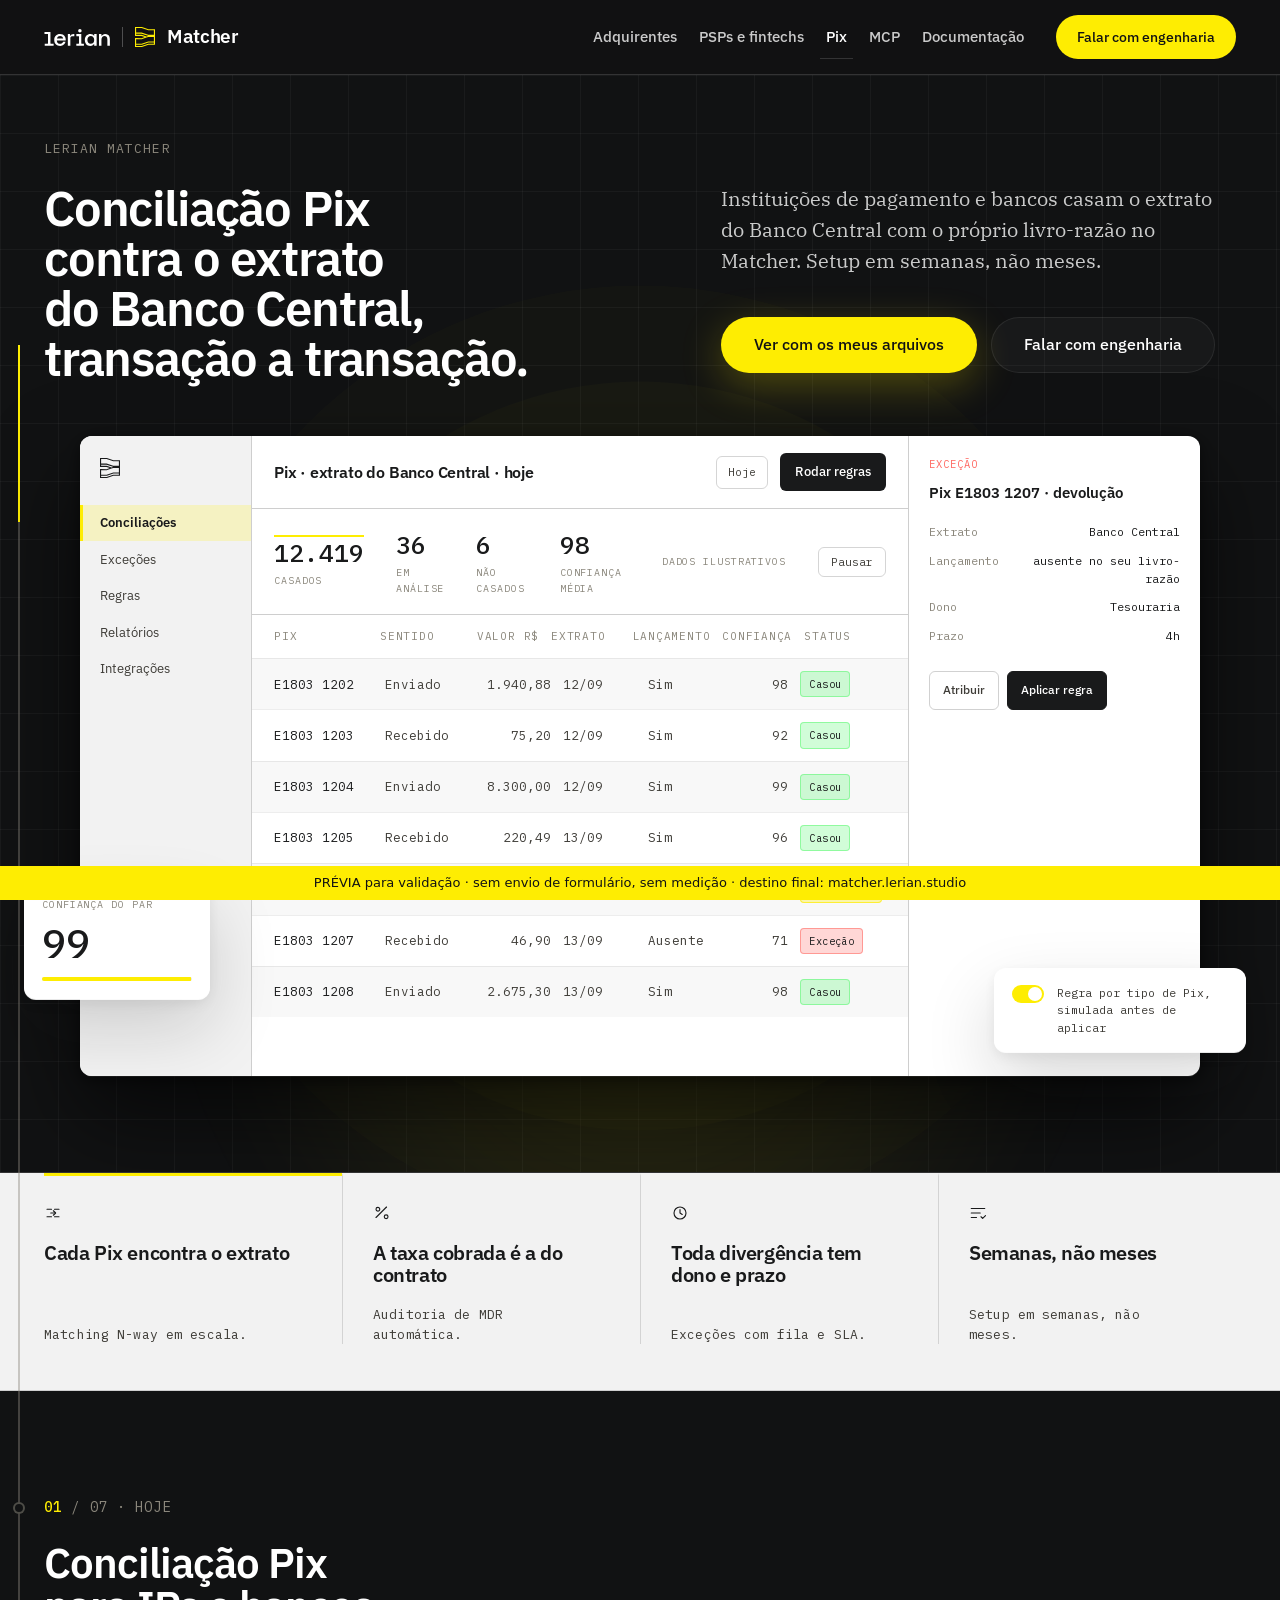
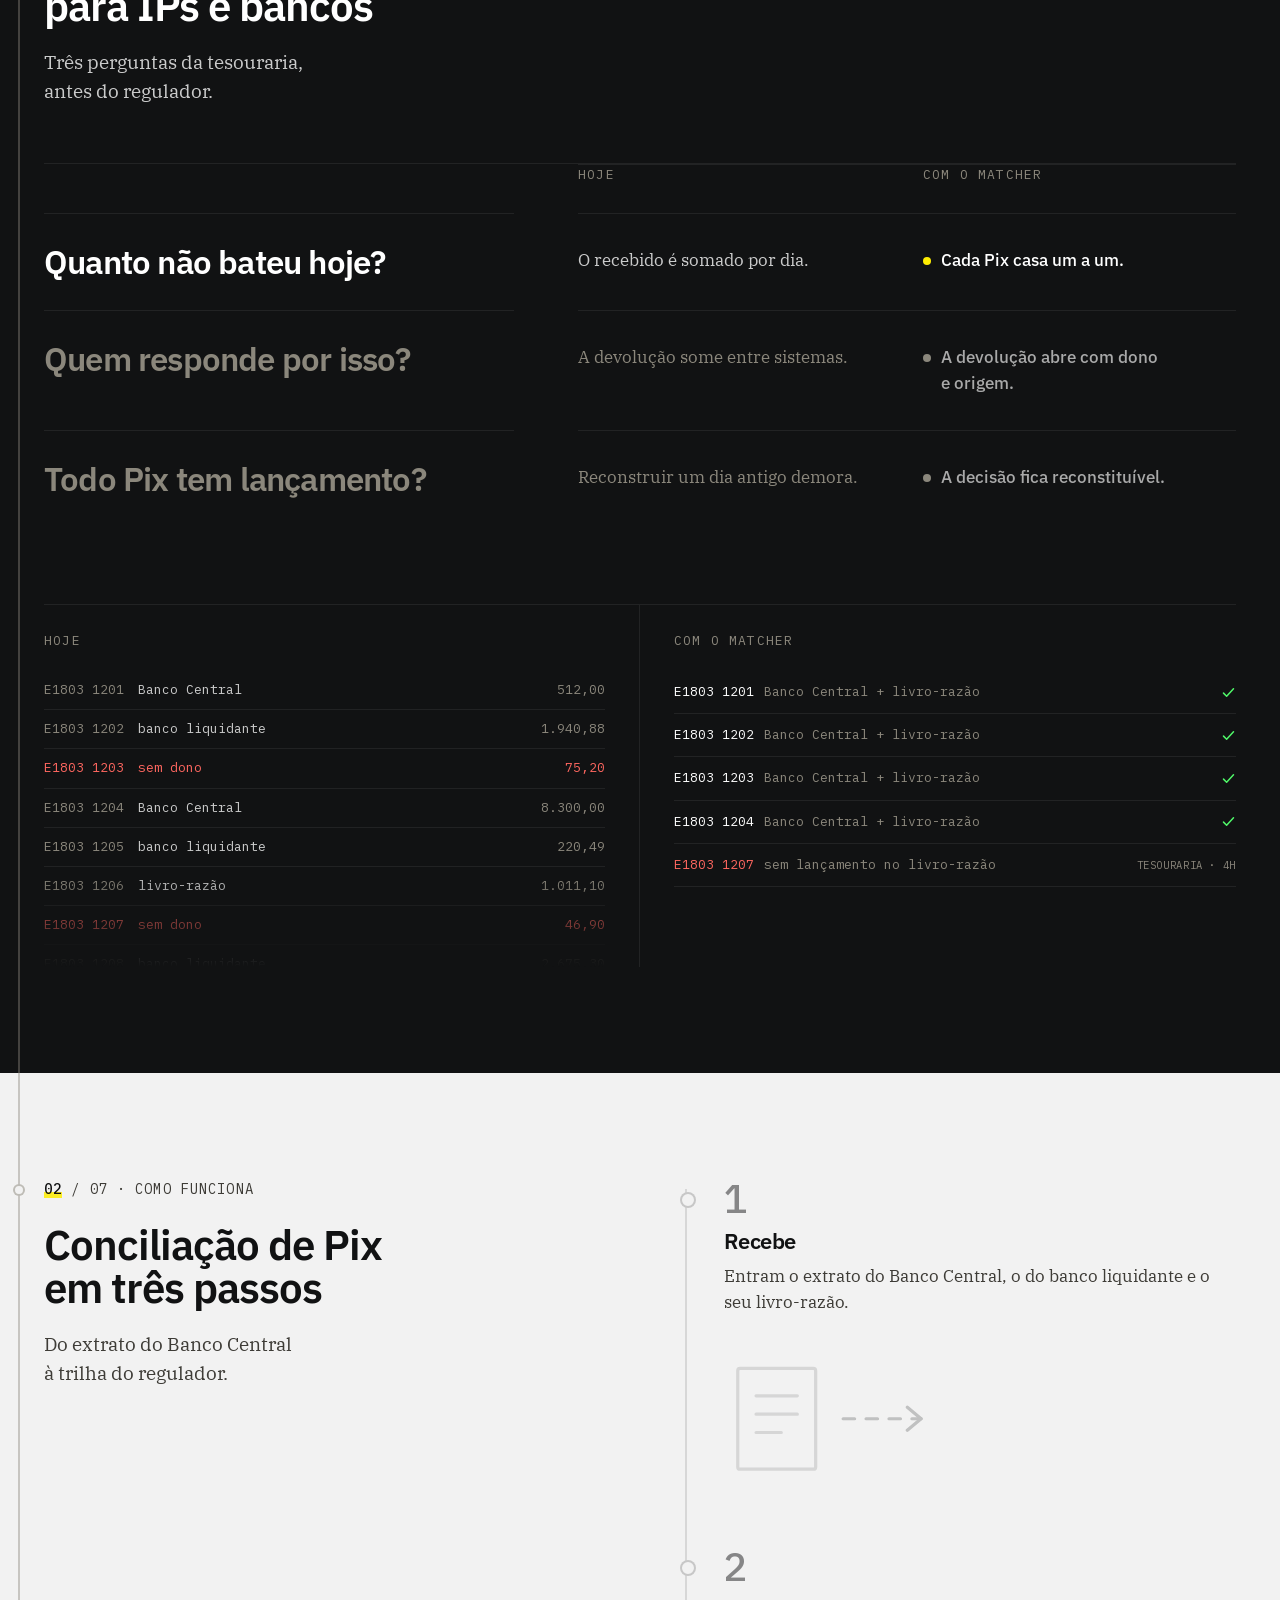
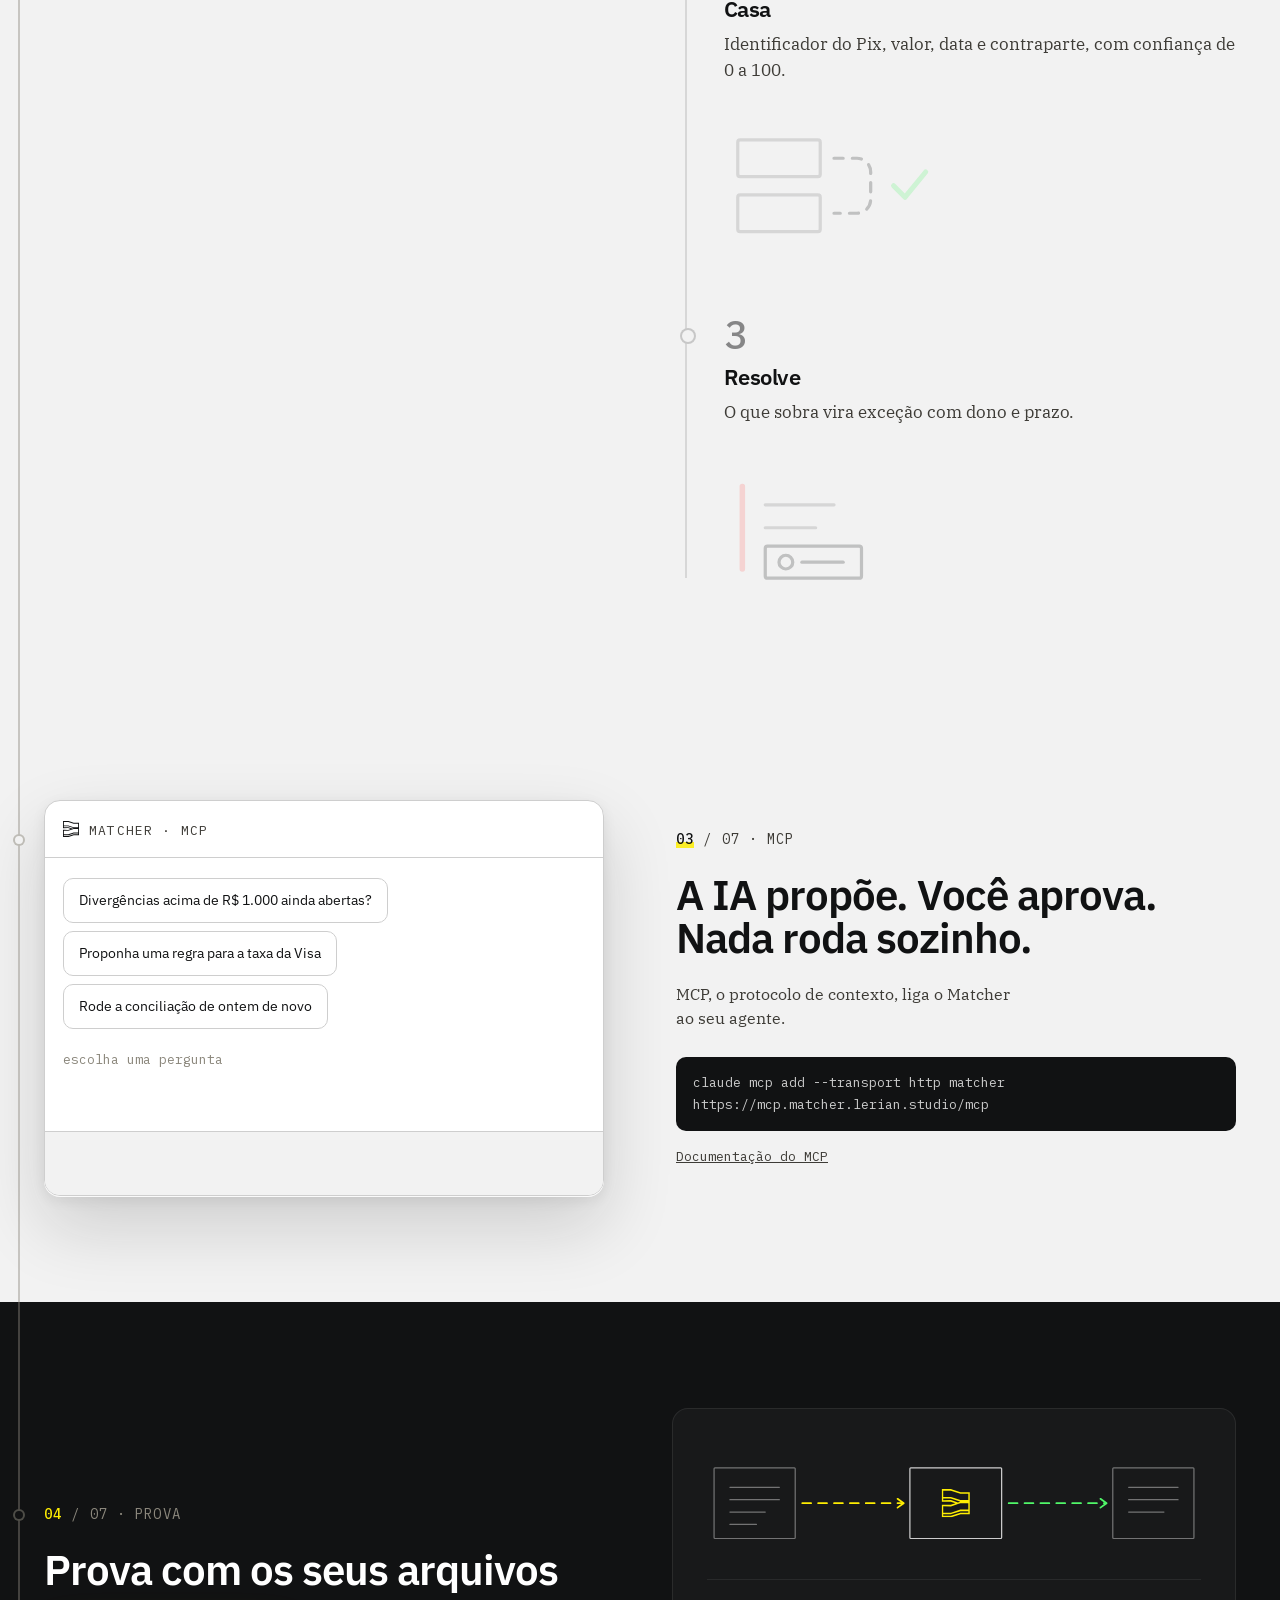
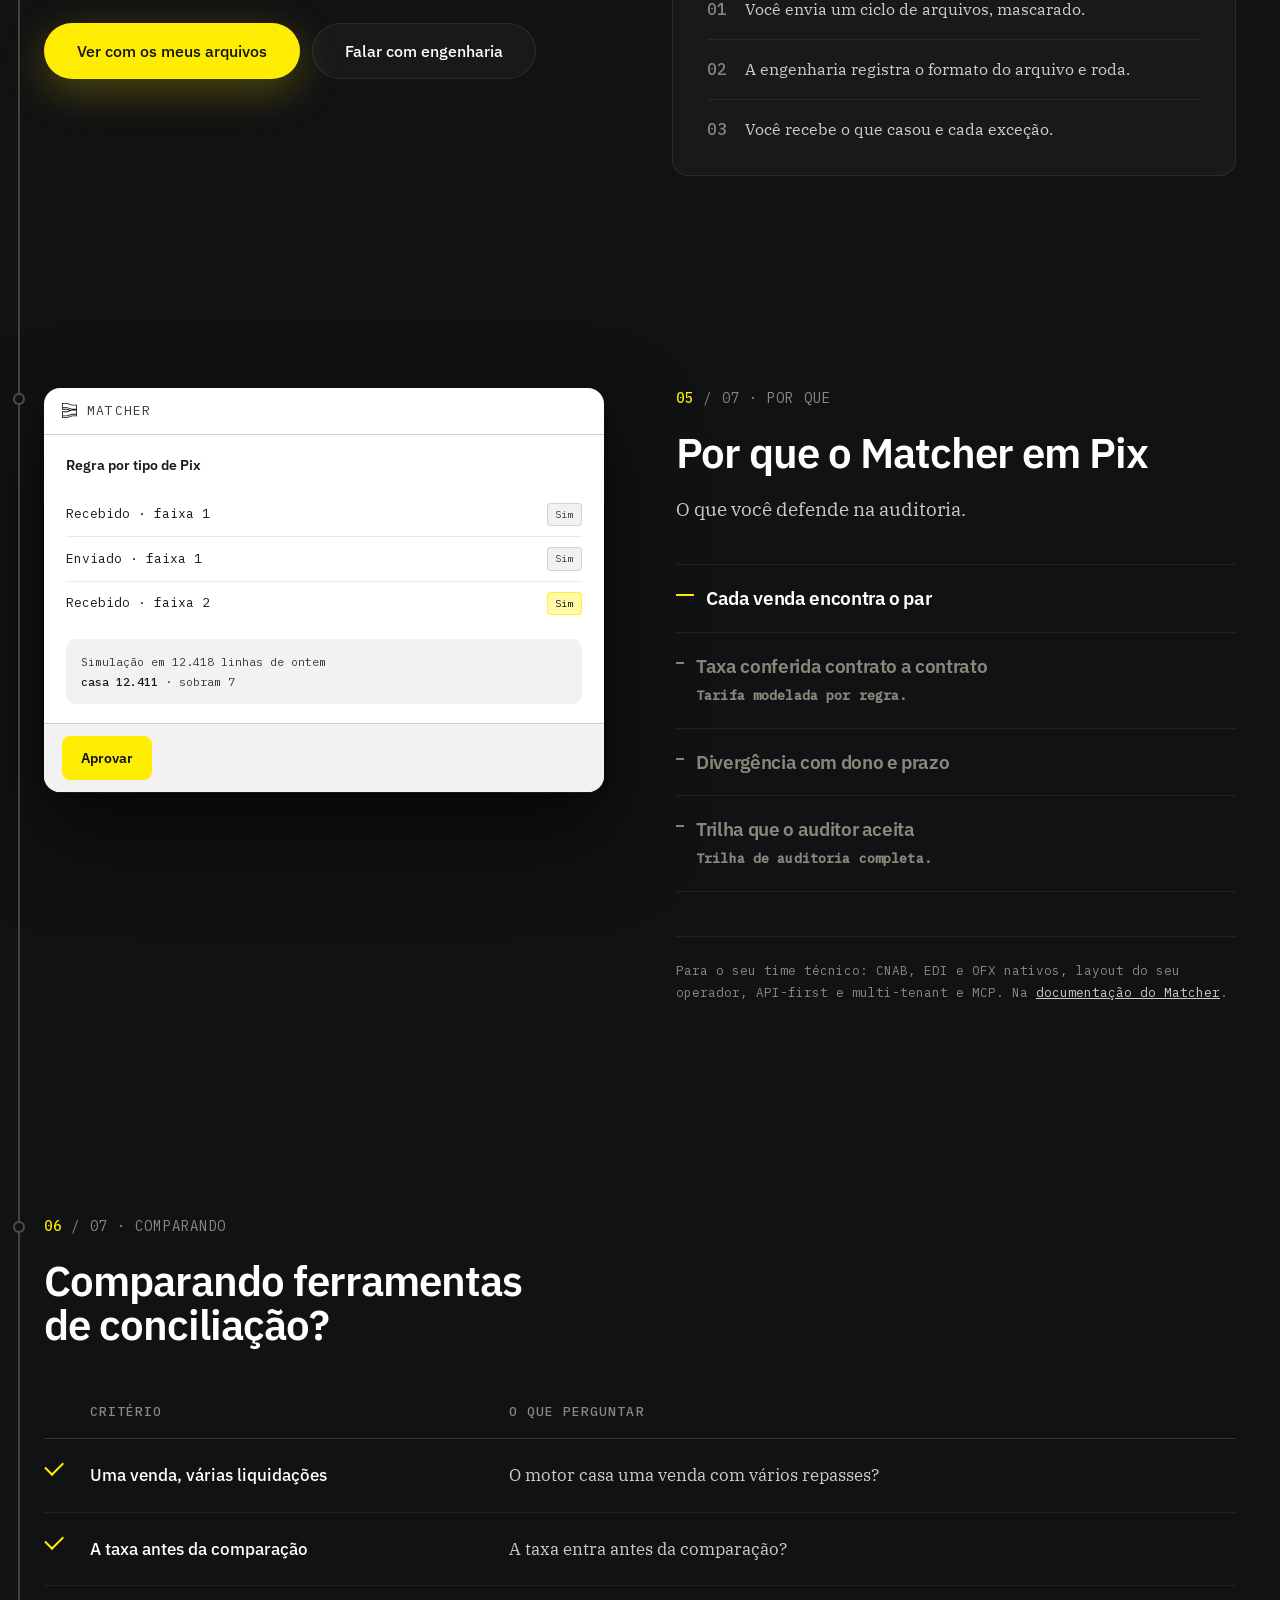
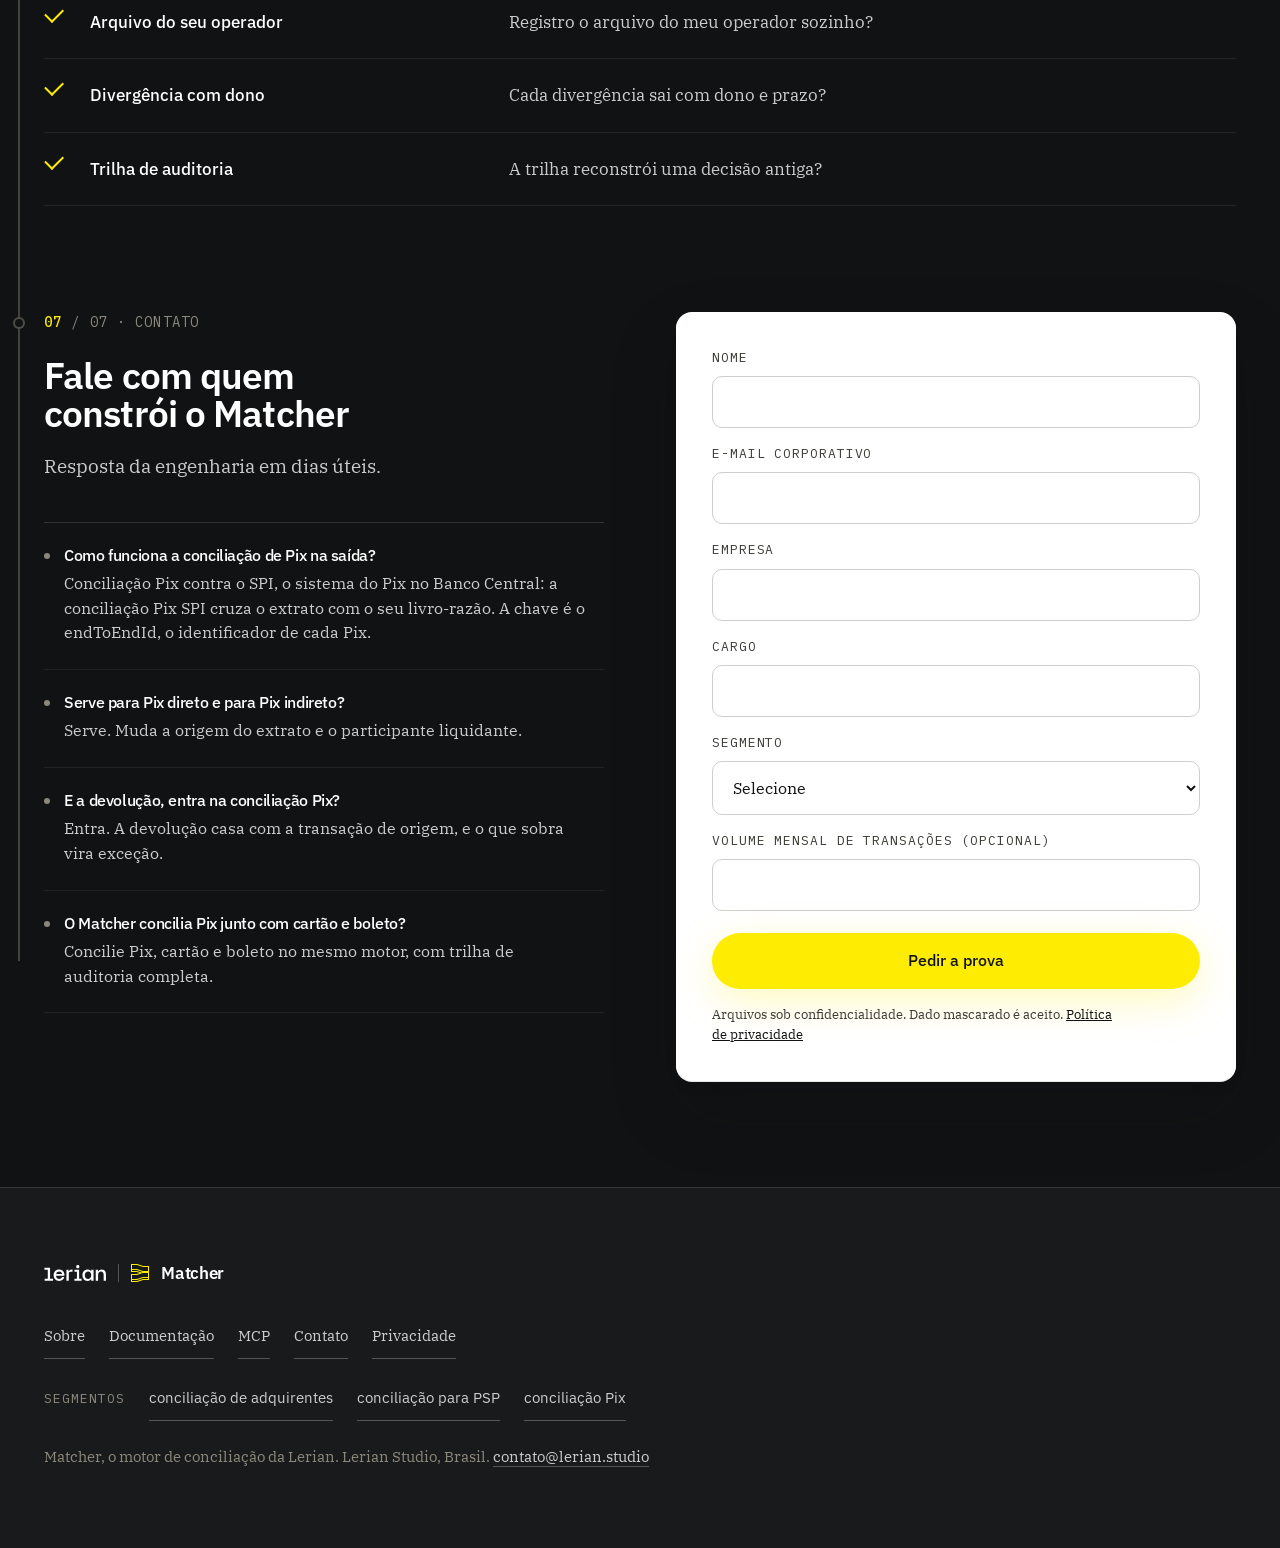
<file: oferta/pix/index.html>
<!doctype html>
<html lang="pt-BR">
<head>
<meta name="robots" content="noindex,nofollow">
<meta charset="utf-8">
<meta name="viewport" content="width=device-width, initial-scale=1">
<title>Conciliação Pix | Matcher, da Lerian</title>
<meta name="description" content="Conciliação Pix contra o extrato do SPI por endToEndId no Matcher, da Lerian, para IPs e bancos, em cash-in e cash-out. Peça a prova com os seus arquivos.">
<link rel="canonical" href="https://matcher.lerian.studio/pix/">
<link rel="icon" type="image/svg+xml" href="../favicon-matcher.svg">
<meta property="og:type" content="website">
<meta property="og:site_name" content="Matcher, da Lerian">
<meta property="og:locale" content="pt_BR">
<meta property="og:url" content="https://matcher.lerian.studio/pix/">
<meta property="og:title" content="Conciliação Pix | Matcher, da Lerian">
<meta property="og:description" content="Conciliação Pix contra o extrato do SPI por endToEndId no Matcher, da Lerian, para IPs e bancos, em cash-in e cash-out. Peça a prova com os seus arquivos.">
<meta property="og:image" content="https://matcher.lerian.studio/og-conciliacao.png">
<meta property="og:image:width" content="1200">
<meta property="og:image:height" content="630">
<meta name="twitter:card" content="summary_large_image">
<meta name="twitter:title" content="Conciliação Pix | Matcher, da Lerian">
<meta name="twitter:description" content="Conciliação Pix contra o extrato do SPI por endToEndId no Matcher, da Lerian, para IPs e bancos, em cash-in e cash-out. Peça a prova com os seus arquivos.">
<meta name="twitter:image" content="https://matcher.lerian.studio/og-conciliacao.png">
<link rel="preload" href="../fonts/ibm-plex-serif-400-latin.woff2" as="font" type="font/woff2" crossorigin>
<link rel="preload" href="../fonts/ibm-plex-sans-400-latin.woff2" as="font" type="font/woff2" crossorigin>
<link rel="preload" href="../fonts/ibm-plex-mono-400-latin.woff2" as="font" type="font/woff2" crossorigin>
<style>:root{--paper:#FFFFFF;--paper-alt:#F2F2F2;--ink:#191A1B;--ink-deep:#111213;--spark:#FEED02;--gray-dark:#3E3C37;--gray-mid:#8B877C;--rule-p:#CECECE;--green:#50F769;--red:#FF6760;--blue:#2ED8FE;--rule:rgba(255,255,255,.14);--rule-2:rgba(255,255,255,.07);--soft:rgba(255,255,255,.78);--soft-dark:#3E3C37;--vidro:rgba(255,255,255,.03);--vidro-alto:rgba(255,255,255,.055);--vidro-linha:rgba(255,255,255,.08);--sans:"Plex Sans",Helvetica Neue,Arial,sans-serif;--mono:"Plex Mono",ui-monospace,monospace;--e:cubic-bezier(.2,.8,.2,1);--sh:0 1px 0 rgba(255,255,255,.05),0 2px 10px rgba(0,0,0,.4),0 28px 64px rgba(0,0,0,.55);--sh-alta:0 1px 0 rgba(255,255,255,.08),0 4px 14px rgba(0,0,0,.45),0 40px 88px rgba(0,0,0,.6);--sh-p:0 1px 0 rgba(255,255,255,.9),0 4px 14px rgba(17,18,19,.07),0 30px 70px rgba(17,18,19,.16);--sh-spark:0 12px 40px rgba(254,237,2,.25)}*{box-sizing:border-box;margin:0;padding:0}html{font-size:clamp(15px,1vw,16px);-webkit-text-size-adjust:100%;overflow-x:clip}body{position:relative;counter-reset:bloco;background:var(--ink);color:var(--paper);font-family:"Plex Serif",Georgia,serif;font-size:18px;line-height:1.55;-webkit-font-smoothing:antialiased;overflow-x:clip}a{color:inherit}img{max-width:100%}.wrap{max-width:1256px;margin:0 auto;padding:0 32px;position:relative}h1,h2,h3,h4{font-family:var(--sans);font-weight:600;line-height:1.03;letter-spacing:-.024em;text-wrap:balance;hyphens:none}h1{font-size:clamp(2.4rem,4.4vw,60px)}h2{font-size:clamp(2rem,3.5vw,48px)}h3{font-size:1.18rem;font-weight:500}p{max-width:60ch;text-wrap:pretty;hyphens:none}:focus-visible{outline:2px solid var(--spark);outline-offset:3px}.lbl{font-family:var(--mono);font-size:13px;letter-spacing:.08em;text-transform:uppercase;color:var(--gray-mid)}.btn{display:inline-flex;align-items:center;justify-content:center;border-radius:999px;padding:16px 32px;font-family:var(--sans);font-weight:500;font-size:16px;text-decoration:none;border:1px solid transparent;cursor:pointer;line-height:1.2;min-height:56px;transition:transform .24s var(--e),box-shadow .24s var(--e),border-color .24s var(--e),background-color .24s var(--e)}.btn:hover{transform:translateY(-2px)}.btn-spark{background:var(--spark);color:var(--ink-deep);box-shadow:var(--sh-spark)}.btn-spark:hover{box-shadow:0 18px 52px rgba(254,237,2,.34)}.btn-ghost{border-color:var(--vidro-linha);background:var(--vidro);color:var(--paper)}.btn-ghost:hover{border-color:var(--spark);background:var(--vidro-alto)}.btn-dark{border-color:rgba(25,26,27,.34);color:var(--ink-deep);background:transparent}.btn-dark:hover{border-color:var(--ink-deep);background:rgba(25,26,27,.04)}.skip{position:absolute;left:-9999px;display:inline-flex;align-items:center;min-height:44px}.skip:focus{left:16px;top:10px;display:inline-flex;align-items:center;min-height:44px;background:var(--spark);color:var(--ink-deep);padding:8px 16px;z-index:9}.ic{width:24px;height:24px;display:block;color:var(--spark)}header{border-bottom:1px solid var(--rule);background:rgba(17,18,19,.94);position:sticky;top:0;z-index:20}.nav{display:flex;align-items:center;gap:26px;min-height:74px}.brand{display:flex;align-items:center;gap:12px;min-height:44px;text-decoration:none}.brand .wm{height:17px;width:auto;display:block}.brand .sep{width:1px;height:20px;background:rgba(255,255,255,.26)}.brand .mi{height:20px;width:20px;color:var(--spark)}.brand .pn{font-family:var(--sans);font-weight:600;font-size:19px;letter-spacing:-.02em}.nav ul{list-style:none;display:flex;gap:10px;margin-left:auto}.nav a.nl{display:inline-flex;align-items:center;justify-content:center;min-height:44px;min-width:32px;padding:0 6px;font-family:var(--sans);font-size:15px;font-weight:500;text-decoration:none;color:var(--soft)}.nav a.nl:hover,.nav a.nl:focus{color:var(--paper)}.nav a.nl[aria-current="page"]{color:var(--paper);box-shadow:inset 0 -1px 0 var(--rule)}.nav ul li{display:flex;align-items:center}.vh{position:absolute;width:1px;height:1px;overflow:hidden;clip-path:inset(50%);white-space:nowrap}.nav .btn{padding:11px 20px;font-size:14px;min-height:44px;box-shadow:none}.hero{padding:64px 0 96px;border-bottom:1px solid var(--rule);background:var(--ink-deep);position:relative;overflow:hidden}.hero::before{content:"";position:absolute;inset:0;background-image:linear-gradient(rgba(255,255,255,.04) 1px,transparent 1px),linear-gradient(90deg,rgba(255,255,255,.04) 1px,transparent 1px);background-size:58px 58px;pointer-events:none;z-index:0}.hero::after{content:"";position:absolute;left:50%;top:26%;width:1180px;height:1180px;max-width:120vw;margin-left:-590px;border-radius:50%;background:radial-gradient(closest-side,rgba(254,237,2,.13),rgba(254,237,2,.04) 52%,rgba(254,237,2,0) 76%);filter:blur(40px);pointer-events:none;z-index:0}.cursor{position:absolute;left:0;top:0;width:400px;height:400px;margin:-200px 0 0 -200px;border-radius:50%;background:radial-gradient(closest-side,rgba(255,255,255,.06),rgba(255,255,255,0) 70%);opacity:0;transition:opacity .4s var(--e);pointer-events:none;z-index:1;will-change:transform}.hero.viva .cursor{opacity:1}.hero-txt{position:relative;z-index:3;display:grid;grid-template-columns:minmax(0,1.08fr) minmax(0,.92fr);column-gap:72px;align-items:start}.hero .eyebrow{display:block;grid-column:1/-1;margin-bottom:24px}.hero h1{grid-column:1;grid-row:2/4;clip-path:inset(0 0 -12% 0);font-size:clamp(2.3rem,3.8vw,52px);max-width:17ch;align-self:start}.hero p.lead{grid-column:2;grid-row:2;font-size:20px;color:var(--soft);margin:0 0 30px;max-width:44ch}.hero-cta{grid-column:2;grid-row:3;display:flex;align-items:center;gap:14px;flex-wrap:wrap;align-self:start}.liga{display:block;grid-column:2;grid-row:4;width:100%;max-width:360px;height:12px;margin-top:34px;color:var(--spark);overflow:visible}.liga path{stroke-dasharray:212;stroke-dashoffset:212;animation:liga 3.2s ease-in-out infinite}@keyframes liga{0%{stroke-dashoffset:212;stroke:var(--spark)}55%{stroke-dashoffset:0;stroke:var(--spark)}70%,100%{stroke-dashoffset:0;stroke:var(--green)}}.js .hero h1{animation:sobe-clip .85s var(--e) both}.js .hero .eyebrow{animation:sobe .6s var(--e) both}.js .hero p.lead{animation:sobe .7s var(--e) .08s both}.js .hero-cta{animation:sobe .7s var(--e) .16s both}.js .hero .liga{animation:sobe .7s var(--e) .24s both}.js .scene{animation:sobe-cena 1s var(--e) .12s both}@keyframes sobe-clip{from{clip-path:inset(0 0 100% 0);opacity:0;transform:translateY(14px)}to{clip-path:inset(0 0 -12% 0);opacity:1;transform:none}}@keyframes sobe{from{opacity:0;transform:translateY(12px)}to{opacity:1;transform:none}}@keyframes sobe-cena{from{opacity:0;transform:translateY(26px) scale(.99)}to{opacity:1;transform:none}}.scene-wrap{margin-top:52px;z-index:2}.scene{position:relative;width:min(1120px,100%);margin:0 auto}.glow{position:absolute;left:50%;top:50%;width:126%;height:150%;transform:translate(-50%,-50%);pointer-events:none;opacity:.6}.app{position:relative;z-index:2;display:grid;grid-template-columns:172px minmax(0,1fr) 292px;height:640px;background:var(--paper);color:var(--ink);border-radius:12px;box-shadow:var(--sh-alta);overflow:hidden;will-change:transform}.side{background:var(--paper-alt);border-right:1px solid var(--rule-p);padding:20px 0;display:flex;flex-direction:column;gap:1px}.side .si{width:20px;height:20px;color:var(--ink);margin:2px 0 26px 20px}.sn{font-family:var(--sans);font-size:13px;line-height:1.2;color:var(--gray-dark);padding:10px 20px}.sn.on{color:var(--ink);font-weight:600;background:rgba(254,237,2,.2);box-shadow:inset 3px 0 0 var(--spark)}.main{display:flex;flex-direction:column;min-width:0}.top{display:flex;align-items:center;gap:12px;padding:17px 22px;border-bottom:1px solid var(--rule-p)}.top .tt{font-family:var(--sans);font-weight:600;font-size:16px;letter-spacing:-.012em;margin-right:auto;white-space:nowrap;overflow:hidden;text-overflow:ellipsis}.top .per{font-family:var(--mono);font-size:11px;color:var(--gray-dark);border:1px solid rgba(25,26,27,.18);border-radius:6px;padding:7px 11px;white-space:nowrap}.top .run{font-family:var(--sans);font-weight:500;font-size:13px;background:var(--ink);color:var(--paper);border-radius:6px;padding:9px 15px;white-space:nowrap}.kpi{display:flex;align-items:center;gap:32px;padding:18px 22px;border-bottom:1px solid var(--rule-p)}.kpi>div{padding-top:5px}.kpi>div:first-child{box-shadow:inset 0 3px 0 -1px var(--spark)}.kpi b{display:block;font-family:var(--mono);font-weight:500;font-size:25px;line-height:1;color:var(--ink);font-variant-numeric:tabular-nums}.kpi i{display:block;margin-top:8px;font-family:var(--mono);font-style:normal;font-size:10px;letter-spacing:.09em;text-transform:uppercase;color:var(--gray-mid)}.kpi .ilu{margin-left:auto;white-space:nowrap;font-family:var(--mono);font-size:10px;letter-spacing:.09em;text-transform:uppercase;color:var(--gray-mid)}.pz{font-family:var(--mono);font-size:11px;color:var(--gray-dark);background:transparent;border:1px solid rgba(25,26,27,.18);border-radius:6px;padding:7px 12px;cursor:pointer}.pz:hover{border-color:var(--ink);color:var(--ink)}.fio{position:absolute;left:max(14px,calc(50% - 622px));width:2px;background:rgba(139,135,124,.42);z-index:1;pointer-events:none;opacity:0;transition:opacity .5s var(--e)}.fio.pronto{opacity:1}.fio .enche{position:absolute;left:0;top:0;width:2px;height:var(--f,0);background:var(--spark)}.fio .no{position:absolute;left:-5px;width:12px;height:12px;border-radius:50%;background:var(--ink-deep);border:2px solid rgba(139,135,124,.5);transition:background-color .35s var(--e),border-color .35s var(--e),box-shadow .35s var(--e)}.fio .no.claro{background:var(--paper-alt)}.fio .no.aceso{background:var(--spark);border-color:var(--spark);box-shadow:0 0 0 6px rgba(254,237,2,.16),0 0 22px rgba(254,237,2,.5)}@media (max-width:1024px){.fio{left:9px}}@media (max-width:768px){.fio{left:8px;width:1px}.fio .enche{width:1px}.fio .no{left:-5px;width:11px;height:11px}}@media (max-width:1240px){.scene{width:100%}.conf{left:-14px}.regra{right:-14px}}@media (max-width:1024px){.hero{padding:56px 0 80px}.hero-txt{display:block}.hero h1{max-width:18ch}.hero p.lead{max-width:none;margin:26px 0 34px}.liga{display:none}.nav{gap:16px}.nav ul{gap:16px}.nav a.nl{font-size:14px}.scene-wrap{margin-top:46px}.app{grid-template-columns:150px minmax(0,1fr);height:540px}.drw,.regra{display:none}.conf{left:-10px;bottom:60px;width:160px}.conf .cn{font-size:34px}.promessas .wrap>div{padding:24px 22px 0}.promessas .n{max-width:none}}@media (max-width:768px){body{font-size:17px}.wrap{padding:0 20px}h1{font-size:2.3rem}h2{font-size:1.95rem}.nav ul{display:none}.brand{margin-right:auto}.brand .pn{font-size:17px}.brand .wm{height:15px}.nav .btn{padding:9px 16px;font-size:13px;white-space:nowrap}.hero{padding:52px 0 72px}.hero p.lead{font-size:19px}.hero-cta .btn{width:100%}.cursor,.glow,.hero::after{display:none}.scene-wrap{margin-top:36px}.scene{width:100%}.conf,.regra,.side{display:none}.app{grid-template-columns:1fr;height:auto;box-shadow:0 20px 44px rgba(0,0,0,.5)}.top{padding:15px 16px}.top .tt{font-size:14px;white-space:normal}.top .per{display:none}.kpi{flex-wrap:wrap;gap:16px 22px;padding:15px 16px}.pz{margin-left:auto}.kpi b{font-size:20px}.kpi .ilu{display:none}.tr{padding:0 16px;gap:8px;grid-template-columns:1.25fr .95fr .9fr}.th.c1,.td.c1,.th.c3,.td.c3,.th.c4,.td.c4,.th.c5,.td.c5{display:none}.tbl .tr:nth-child(n+6){display:none}.td{font-size:11.5px;padding:11px 0}.promessas .wrap{grid-template-columns:repeat(2,1fr);padding-bottom:34px}.promessas .wrap>div{padding:22px 18px 22px;border-left:0;border-top:1px solid rgba(25,26,27,.14)}.promessas .wrap>div:first-child,.promessas .wrap>div:nth-child(2){border-top-width:3px;border-top-style:solid}.promessas .wrap>div:nth-child(2){border-top-color:transparent}.promessas .wrap>div:nth-child(odd){padding-left:0}.promessas .wrap>div:nth-child(even){padding-right:0}.promessas .ic.ip{margin-bottom:14px}.promessas .n{font-size:clamp(18px,4.8vw,21px);padding-bottom:14px}.promessas .ad{font-size:13px}}@media (max-width:430px){h1{font-size:2rem}.promessas .wrap>div{padding-left:14px;padding-right:14px}.promessas .wrap>div:nth-child(odd){padding-left:0}.promessas .wrap>div:nth-child(even){padding-right:0}.promessas .n{font-size:17px}.promessas .ad{font-size:13px}}@media (prefers-reduced-motion:reduce){*{transition:none !important;animation:none !important}.js .rv,.js .stg,.js .stg .b{opacity:1;transform:none}.js .tr{opacity:1;transform:none}.passos .trilho::after{transform:scaleY(1)}.passos>div .mini{opacity:.95;transform:none}.cmp td:first-child::before{transform:rotate(-45deg) scale(1)}.barra,.conf .bar i{transform:scaleX(1)}.rolo{transform:none}.js .cena2 .par2{opacity:1;transform:none}.perg li h3{color:var(--paper)}.perg .duo p{color:var(--soft)}.perg .duo p.b{color:var(--paper);opacity:1}.perg .duo p.b::before{background:var(--spark)}.fio .enche{height:100%}.liga path{stroke-dashoffset:0;stroke:var(--green)}.cursor{display:none}.btn:hover,.lev:hover,.pq:hover,.aprovar:hover{transform:none}}</style>
<link rel="stylesheet" href="../styles-oferta.css?v=4">
<script type="application/ld+json">[{"@context": "https://schema.org", "@type": "FAQPage", "mainEntity": [{"@type": "Question", "name": "Como funciona a conciliação de Pix na saída?", "acceptedAnswer": {"@type": "Answer", "text": "Conciliação Pix contra o SPI, o sistema do Pix no Banco Central: a conciliação Pix SPI cruza o extrato com o seu livro-razão. A chave é o endToEndId, o identificador de cada Pix."}}, {"@type": "Question", "name": "Serve para Pix direto e para Pix indireto?", "acceptedAnswer": {"@type": "Answer", "text": "Serve. Muda a origem do extrato e o participante liquidante."}}, {"@type": "Question", "name": "E a devolução, entra na conciliação Pix?", "acceptedAnswer": {"@type": "Answer", "text": "Entra. A devolução casa com a transação de origem, e o que sobra vira exceção."}}, {"@type": "Question", "name": "O Matcher concilia Pix junto com cartão e boleto?", "acceptedAnswer": {"@type": "Answer", "text": "Concilie Pix, cartão e boleto no mesmo motor, com trilha de auditoria completa."}}]}, {"@context": "https://schema.org", "@type": "Product", "name": "Matcher", "brand": {"@type": "Organization", "name": "Lerian", "url": "https://lerian.studio/", "email": "contato@lerian.studio", "address": {"@type": "PostalAddress", "addressCountry": "BR"}}, "category": "Software de conciliação de pagamentos", "url": "https://matcher.lerian.studio/pix/", "description": "Conciliação Pix contra o extrato do SPI por endToEndId no Matcher, da Lerian, para IPs e bancos, em cash-in e cash-out. Peça a prova com os seus arquivos."}]</script>
</head>
<body>

<a class="skip" href="#live">Ir para o conteúdo</a>
<header>
 <div class="wrap nav">
  <a class="brand" href="../"><svg class="wm" viewBox="0 0 1090.88 280" role="img" aria-label="Lerian"><path fill="currentColor" d="M 619.42,29.69 C 619.42,45.12 608.55,57.62 591.49,57.62 C 574.43,57.62 563.56,45.11 563.56,29.69 C 563.56,14.27 574.42,1.76 591.48,1.76 C 608.54,1.76 619.41,14.27 619.41,29.69 L 619.41,29.69 L 619.42,29.69 M 158.64,242.4 L 158.64,275.94 L 12.13,275.94 L 12.13,242.39 L 60.49,242.39 C 63.65,242.39 66.22,239.82 66.22,236.66 L 66.22,87.77 C 66.22,84.61 63.65,82.04 60.49,82.04 L 7.85,82.04 L 7.85,47.73 L 106.18,47.73 L 106.18,236.67 C 106.18,239.83 108.75,242.40 111.91,242.40 L 158.65,242.40 L 158.64,242.4 M 168.85,179.86 L 168.85,179.86 C 168.86,122.05 205.62,80.79 262.66,80.79 C 337.74,80.79 357.99,140.0 357.99,172.71 C 357.99,177.73 357.62,182.89 356.86,188.15 L 213.25,188.15 C 212.23,188.15 211.42,189.0 211.46,190.02 C 211.88,199.84 216.44,245.02 265.29,245.02 C 286.93,245.02 307.61,235.65 313.9,211.11 L 354.59,211.11 C 348.02,247.59 317.47,278.19 268.32,278.19 C 206.14,278.19 168.85,238.38 168.85,179.86 M 314.47,158.39 L 314.48,158.40 L 314.48,158.40 C 315.57,158.40 316.43,157.44 316.26,156.36 C 312.89,135.16 298.06,113.57 264.18,113.57 C 244.18,113.57 217.69,125.11 213.20,156.39 C 213.04,157.45 213.9,158.41 214.98,158.41 L 314.47,158.39 M 867.2,83.16 L 867.2,83.16 C 867.2,83.16 867.2,83.16 867.2,83.16 L 867.2,83.16 M 826.87,83.16 L 867.2,83.16 L 867.2,275.99 L 826.88,275.99 L 826.88,251.46 C 826.88,248.37 822.96,247.05 821.09,249.51 C 820.91,249.74 820.74,249.98 820.56,250.22 L 820.56,250.22 C 820.56,250.22 820.56,250.24 820.56,250.24 L 820.56,250.24 C 820.45,250.40 820.33,250.56 820.21,250.71 C 812.29,261.27 799.53,278.24 763.97,278.24 C 703.14,278.24 672.78,231.91 672.78,179.54 C 672.78,118.12 713.15,80.82 763.95,80.82 C 800.68,80.82 812.39,96.55 820.59,107.57 L 821.08,108.23 C 822.94,110.72 826.89,109.41 826.89,106.30 L 826.89,83.16 L 826.87,83.16 M 770.75,115.48 C 740.72,115.48 714.61,137.46 714.61,179.53 C 714.61,216.53 735.92,243.96 770.75,243.96 C 800.57,243.96 826.89,222.28 826.89,180.28 L 826.89,180.28 C 826.89,143.29 805.53,115.48 770.75,115.48 M 1063.39,101.7 C 1077.81,115.76 1085.03,138.37 1085.03,169.5 L 1085.03,275.75 L 1043.97,275.75 L 1043.97,171.76 C 1043.97,127.78 1021.62,115.62 998.01,115.62 C 966.02,115.62 946.41,138.84 946.41,178.54 L 946.41,275.75 L 905.73,275.75 L 905.73,83.15 L 945.66,83.15 L 945.66,108.22 C 945.66,111.33 949.61,112.62 951.48,110.14 C 960.03,98.74 978.20,80.62 1007.46,80.62 C 1045.01,80.62 1063.21,101.5 1063.39,101.7 L 1063.39,101.7 M 657.42,275.94 L 657.41,275.94 L 532.38,275.94 L 532.38,242.39 L 570.52,242.39 C 573.68,242.39 576.25,239.82 576.25,236.66 L 576.25,123.18 C 576.25,120.02 573.68,117.45 570.52,117.45 L 532.98,117.45 L 532.98,83.14 L 614.32,83.14 L 614.32,236.67 C 614.32,239.83 616.89,242.4 620.05,242.4 C 620.05,242.4 657.42,242.4 657.42,242.4 L 657.42,242.4 L 657.42,275.94 M 499.27,119.27 C 499.27,119.40 499.17,119.5 499.04,119.5 L 499.04,119.5 C 499.04,119.5 462.73,119.5 462.73,119.5 C 434.05,119.5 434.08,144.49 434.09,163.12 C 434.09,163.58 434.09,164.04 434.09,164.49 L 434.09,275.73 C 434.09,275.86 433.99,275.96 433.86,275.96 L 392.85,275.96 C 392.72,275.96 392.62,275.86 392.62,275.73 L 392.62,83.27 C 392.62,83.14 392.72,83.04 392.85,83.04 L 429.34,83.04 C 429.47,83.04 429.57,83.14 429.57,83.27 L 429.57,107.3 C 429.57,111.35 434.81,112.95 437.06,109.58 C 437.28,109.26 437.49,108.94 437.71,108.61 C 445.89,96.36 456.42,80.59 490.22,80.59 L 499.27,80.59 L 499.27,119.27 L 499.27,119.27"/></svg><span class="sep"></span><svg class="mi" viewBox="0 0 64 64" aria-hidden="true" focusable="false"><path fill="currentColor" d="M20.57 28.40L31.29 32.00L20.57 35.60L3.60 35.40L0 35.35V63.99H21.61L22.15 63.82L43.01 57.04H64V6.96H43.01L22.15 0.18L21.61 0.00H0V28.65L20.57 28.40ZM21.13 24.84L3.55 25.05V21.49H3.60L20.57 21.29L41.31 28.26L41.86 28.44L41.31 28.63L36.87 30.12L21.13 24.83V24.84ZM60.44 53.49H42.45L21.05 60.45H3.55V56.89H21.61L22.15 56.72L43.01 49.94H60.45V53.49H60.44ZM60.44 35.56V46.38H42.45L21.05 53.34H3.55V38.96L21.13 39.17L36.87 33.88L42.45 32.00H60.44V35.56ZM60.44 24.89H42.45L21.13 17.73L3.55 17.94V3.56H21.05L42.45 10.51H60.44V24.89Z"/></svg><span class="pn">Matcher</span></a>
  <ul>
   <li><a class="nl" href="../adquirentes/">Adquirentes</a></li>
   <li><a class="nl" href="../fintechs/">PSPs e fintechs</a></li>
   <li><a class="nl" href="../pix/" aria-current="page">Pix</a></li>
   <li><a class="nl" href="#mcp">MCP<span class="vh">, conexão com agentes</span></a></li>
   <li><a class="nl" href="https://docs.lerian.studio/en/products/matcher/what-is-matcher">Documentação</a></li>
  </ul>
  <a class="btn btn-spark" href="#demo">Falar com engenharia</a>
 </div>
</header>
<div class="fio" id="fio" aria-hidden="true"><i class="enche"></i></div>

<!-- 1. HERÓI: o aplicativo, claro, em camadas -->
<section class="hero" id="live">
 <div class="wrap hero-txt">
  <span class="lbl eyebrow">Lerian Matcher</span>
  <h1>Conciliação Pix contra o extrato do Banco Central, transação a transação.</h1>
  <p class="lead">Instituições de pagamento e bancos casam o extrato do Banco Central com o próprio livro-razão no Matcher. Setup em semanas, não meses.</p>
  <div class="hero-cta">
   <a class="btn btn-spark" id="cta1" href="#prova">Ver com os meus arquivos</a>
   <a class="btn btn-ghost" href="#demo">Falar com engenharia</a>
  </div>
 </div>

 <div class="wrap scene-wrap">
 <div class="scene" id="scene" aria-hidden="true">
  <svg class="glow" viewBox="0 0 400 400" aria-hidden="true" focusable="false"><circle cx="200" cy="200" r="196" fill="var(--spark)" opacity=".03"/><circle cx="200" cy="200" r="156" fill="var(--spark)" opacity=".03"/><circle cx="200" cy="200" r="116" fill="var(--spark)" opacity=".03"/><circle cx="200" cy="200" r="76" fill="var(--spark)" opacity=".03"/><circle cx="200" cy="200" r="40" fill="var(--spark)" opacity=".03"/></svg>
  <div class="app" id="app">
   <div class="side"><svg class="si" viewBox="0 0 64 64" aria-hidden="true" focusable="false"><path fill="currentColor" d="M20.57 28.40L31.29 32.00L20.57 35.60L3.60 35.40L0 35.35V63.99H21.61L22.15 63.82L43.01 57.04H64V6.96H43.01L22.15 0.18L21.61 0.00H0V28.65L20.57 28.40ZM21.13 24.84L3.55 25.05V21.49H3.60L20.57 21.29L41.31 28.26L41.86 28.44L41.31 28.63L36.87 30.12L21.13 24.83V24.84ZM60.44 53.49H42.45L21.05 60.45H3.55V56.89H21.61L22.15 56.72L43.01 49.94H60.45V53.49H60.44ZM60.44 35.56V46.38H42.45L21.05 53.34H3.55V38.96L21.13 39.17L36.87 33.88L42.45 32.00H60.44V35.56ZM60.44 24.89H42.45L21.13 17.73L3.55 17.94V3.56H21.05L42.45 10.51H60.44V24.89Z"/></svg><span class="sn on">Conciliações</span><span class="sn">Exceções</span><span class="sn">Regras</span><span class="sn">Relatórios</span><span class="sn">Integrações</span></div>
   <div class="main">
    <div class="top">
     <span class="tt">Pix · extrato do Banco Central · hoje</span>
     <span class="per">Hoje</span>
     <span class="run">Rodar regras</span>
    </div>
    <div class="kpi">
     <div><b id="kc">12.418</b><i>Casados</i></div>
     <div><b id="ka">37</b><i>Em análise</i></div>
     <div><b>6</b><i>Não casados</i></div>
     <div><b>98</b><i>Confiança média</i></div>
     <span class="ilu">dados ilustrativos</span>
     <button class="pz" id="pause" type="button">Pausar</button>
    </div>
    <div class="tbl" id="feed"><div class="tr hr"><span class="th c0">Pix</span><span class="th c1">Sentido</span><span class="th c2">Valor R$</span><span class="th c3">Extrato</span><span class="th c4">Lançamento</span><span class="th c5">Confiança</span><span class="th c6">Status</span></div><div class="tr"><span class="td c0">E1803 1201</span><span class="td c1">Recebido</span><span class="td c2">512,00</span><span class="td c3">12/09</span><span class="td c4">Sim</span><span class="td c5">99</span><span class="td c6"><i class="chip ok">Casou</i></span></div><div class="tr z"><span class="td c0">E1803 1202</span><span class="td c1">Enviado</span><span class="td c2">1.940,88</span><span class="td c3">12/09</span><span class="td c4">Sim</span><span class="td c5">98</span><span class="td c6"><i class="chip ok">Casou</i></span></div><div class="tr"><span class="td c0">E1803 1203</span><span class="td c1">Recebido</span><span class="td c2">75,20</span><span class="td c3">12/09</span><span class="td c4">Sim</span><span class="td c5">92</span><span class="td c6"><i class="chip an">Em análise</i></span></div></div>
   </div>
   <div class="drw">
    <span class="dh">Exceção</span>
    <span class="dt">Pix E1803 1207 · devolução</span>
    <div class="df"><span class="dk">Extrato</span><span class="dv">Banco Central</span><span class="dk">Lançamento</span><span class="dv">ausente no seu livro-razão</span><span class="dk">Dono</span><span class="dv">Tesouraria</span><span class="dk">Prazo</span><span class="dv">4h</span></div>
    <span class="da"><i class="db">Atribuir</i><i class="db pr">Aplicar regra</i></span>
   </div>
  </div>
  <div class="flut conf"><span class="cl">Confiança do par</span><span class="cn">99</span><span class="bar"><i></i></span></div>
  <div class="flut regra"><span class="sw"><i></i></span><span class="rt">Regra por tipo de Pix, simulada antes de aplicar</span></div>
 </div>
 </div>
</section>

<!-- tira de promessas do anúncio -->
<div class="promessas"><div class="wrap rv">
  <div class="stg"><svg class="ic ip" viewBox="0 0 24 24" fill="none" stroke="currentColor" stroke-width="1.5" stroke-linecap="round" stroke-linejoin="round" aria-hidden="true" focusable="false"><path d="M4 7h6M4 17h6"/><path d="M14 7h6M14 17h6"/><path d="m9 12 6 0"/><path d="m12.5 9 3 3-3 3"/></svg><span class="n spark">Cada Pix encontra o extrato</span><span class="ad">Matching N-way em escala.</span></div>
  <div class="stg"><svg class="ic ip" viewBox="0 0 24 24" fill="none" stroke="currentColor" stroke-width="1.5" stroke-linecap="round" stroke-linejoin="round" aria-hidden="true" focusable="false"><path d="M4 18 18 4"/><path d="M6.5 9.5a2.5 2.5 0 1 0 0-5 2.5 2.5 0 0 0 0 5Z"/><path d="M17.5 19.5a2.5 2.5 0 1 0 0-5 2.5 2.5 0 0 0 0 5Z"/></svg><span class="n">A taxa cobrada é a do contrato</span><span class="ad">Auditoria de MDR automática.</span></div>
  <div class="stg"><svg class="ic ip" viewBox="0 0 24 24" fill="none" stroke="currentColor" stroke-width="1.5" stroke-linecap="round" stroke-linejoin="round" aria-hidden="true" focusable="false"><circle cx="12" cy="12" r="8"/><path d="M12 7.5V12l3 2"/></svg><span class="n">Toda divergência tem dono e prazo</span><span class="ad">Exceções com fila e SLA.</span></div>
  <div class="stg"><svg class="ic ip" viewBox="0 0 24 24" fill="none" stroke="currentColor" stroke-width="1.5" stroke-linecap="round" stroke-linejoin="round" aria-hidden="true" focusable="false"><path d="M3 6h18M3 12h12M3 18h7"/><path d="m16 17 2.2 2.2L22 15.5"/></svg><span class="n">Semanas, não meses</span><span class="ad">Setup em semanas, não meses.</span></div>
</div></div>

<!-- 01. HOJE -->
<section class="sec hoje" id="operacoes"><div class="wrap rv">
 <p class="eb"><i></i>Hoje</p>
 <div class="bh"><h2>Conciliação Pix para IPs e bancos</h2><span class="sub">Três perguntas da tesouraria, antes do regulador.</span></div>
 <ol class="perg" id="perg">
   <li class="cab"><span></span><span class="duo"><span>Hoje</span><span>Com o Matcher</span></span></li>
   <li><h3>Quanto não bateu hoje?</h3><div class="duo"><p class="a">O recebido é somado por dia.</p><p class="b">Cada Pix casa um a um.</p></div></li>
   <li><h3>Quem responde por isso?</h3><div class="duo"><p class="a">A devolução some entre sistemas.</p><p class="b">A devolução abre com dono e origem.</p></div></li>
   <li><h3>Todo Pix tem lançamento?</h3><div class="duo"><p class="a">Reconstruir um dia antigo demora.</p><p class="b">A decisão fica reconstituível.</p></div></li>
 </ol>
 <div class="cena2" id="cena2" aria-hidden="true"></div><template id="tcena"><div><span class="cl">Hoje</span><div class="janela"><div class="rolo"><div class="ln"><span>E1803 1201</span><em>Banco Central</em><span>512,00</span></div><div class="ln"><span>E1803 1202</span><em>banco liquidante</em><span>1.940,88</span></div><div class="ln solta"><span>E1803 1203</span><em>sem dono</em><span>75,20</span></div><div class="ln"><span>E1803 1204</span><em>Banco Central</em><span>8.300,00</span></div><div class="ln"><span>E1803 1205</span><em>banco liquidante</em><span>220,49</span></div><div class="ln"><span>E1803 1206</span><em>livro-razão</em><span>1.011,10</span></div><div class="ln solta"><span>E1803 1207</span><em>sem dono</em><span>46,90</span></div><div class="ln"><span>E1803 1208</span><em>banco liquidante</em><span>2.675,30</span></div><div class="ln"><span>E1803 1201</span><em>Banco Central</em><span>512,00</span></div><div class="ln"><span>E1803 1202</span><em>banco liquidante</em><span>1.940,88</span></div><div class="ln solta"><span>E1803 1203</span><em>sem dono</em><span>75,20</span></div><div class="ln"><span>E1803 1204</span><em>Banco Central</em><span>8.300,00</span></div><div class="ln"><span>E1803 1205</span><em>banco liquidante</em><span>220,49</span></div><div class="ln"><span>E1803 1206</span><em>livro-razão</em><span>1.011,10</span></div><div class="ln solta"><span>E1803 1207</span><em>sem dono</em><span>46,90</span></div><div class="ln"><span>E1803 1208</span><em>banco liquidante</em><span>2.675,30</span></div></div></div></div><div><span class="cl">Com o Matcher</span><div class="par2"><span class="duo2"><b>E1803 1201</b><s>Banco Central + livro-razão</s></span><svg class="tick" viewBox="0 0 24 24" fill="none" stroke="currentColor" stroke-width="2.4" stroke-linecap="round" stroke-linejoin="round"><path d="m4 13 5 5L20 6"/></svg></div><div class="par2"><span class="duo2"><b>E1803 1202</b><s>Banco Central + livro-razão</s></span><svg class="tick" viewBox="0 0 24 24" fill="none" stroke="currentColor" stroke-width="2.4" stroke-linecap="round" stroke-linejoin="round"><path d="m4 13 5 5L20 6"/></svg></div><div class="par2"><span class="duo2"><b>E1803 1203</b><s>Banco Central + livro-razão</s></span><svg class="tick" viewBox="0 0 24 24" fill="none" stroke="currentColor" stroke-width="2.4" stroke-linecap="round" stroke-linejoin="round"><path d="m4 13 5 5L20 6"/></svg></div><div class="par2"><span class="duo2"><b>E1803 1204</b><s>Banco Central + livro-razão</s></span><svg class="tick" viewBox="0 0 24 24" fill="none" stroke="currentColor" stroke-width="2.4" stroke-linecap="round" stroke-linejoin="round"><path d="m4 13 5 5L20 6"/></svg></div><div class="par2 exc"><span class="duo2"><b>E1803 1207</b><s>sem lançamento no livro-razão</s></span><span class="dono">Tesouraria · 4h</span></div></div></template>
</div></section>

<!-- 02. COMO FUNCIONA -->
<section class="sec paper" id="como"><div class="wrap rv">
 <div class="bh">
  <p class="eb"><i></i>Como funciona</p>
  <h2>Conciliação de Pix em três passos</h2><span class="sub">Do extrato do Banco Central à trilha do regulador.</span>
 </div>
 <div class="passos"><span class="trilho" aria-hidden="true"></span>
   <div class="stg"><span class="d">1</span><h3>Recebe</h3><p>Entram o extrato do Banco Central, o do banco liquidante e o seu livro-razão.</p><svg class="mini" viewBox="0 0 96 60" aria-hidden="true" focusable="false"><rect x="6" y="8" width="34" height="44" rx="1" fill="none" stroke="currentColor" stroke-width="1.4" stroke-linecap="round" stroke-linejoin="round" opacity=".55"/><path d="M14 20h18M14 28h18M14 36h11" fill="none" stroke="currentColor" stroke-width="1.4" stroke-linecap="round" stroke-linejoin="round" opacity=".55"/><path d="M52 30h34" fill="none" stroke="currentColor" stroke-width="1.4" stroke-linecap="round" stroke-linejoin="round" stroke-dasharray="5 5" class="dash"/><path d="m80 25 6 5-6 5" fill="none" stroke="currentColor" stroke-width="1.4" stroke-linecap="round" stroke-linejoin="round"/></svg></div>
   <div class="stg"><span class="d">2</span><h3>Casa</h3><p>Identificador do Pix, valor, data e contraparte, com confiança de 0 a 100.</p><svg class="mini" viewBox="0 0 96 60" aria-hidden="true" focusable="false"><rect x="6" y="10" width="36" height="16" rx="1" fill="none" stroke="currentColor" stroke-width="1.4" stroke-linecap="round" stroke-linejoin="round" opacity=".55"/><rect x="6" y="34" width="36" height="16" rx="1" fill="none" stroke="currentColor" stroke-width="1.4" stroke-linecap="round" stroke-linejoin="round" opacity=".55"/><path d="M48 18h10a6 6 0 0 1 6 6v12a6 6 0 0 1-6 6h-10" fill="none" stroke="currentColor" stroke-width="1.4" stroke-linecap="round" stroke-linejoin="round" class="dash" stroke-dasharray="4 4"/><path d="m74 30 5 5 9-11" fill="none" stroke="var(--green)" stroke-width="2.2" stroke-linecap="round" stroke-linejoin="round"/></svg></div>
   <div class="stg"><span class="d">3</span><h3>Resolve</h3><p>O que sobra vira exceção com dono e prazo.</p><svg class="mini" viewBox="0 0 96 60" aria-hidden="true" focusable="false"><path d="M8 12v36" stroke="var(--red)" stroke-width="2.4" stroke-linecap="round"/><path d="M18 20h30M18 30h22" fill="none" stroke="currentColor" stroke-width="1.4" stroke-linecap="round" stroke-linejoin="round" opacity=".55"/><rect x="18" y="38" width="42" height="14" rx="1" fill="none" stroke="currentColor" stroke-width="1.4" stroke-linecap="round" stroke-linejoin="round"/><circle cx="27" cy="45" r="3" fill="none" stroke="currentColor" stroke-width="1.4" stroke-linecap="round" stroke-linejoin="round"/><path d="M34 45h18" fill="none" stroke="currentColor" stroke-width="1.4" stroke-linecap="round" stroke-linejoin="round"/></svg></div>
 </div>
</div></section>

<!-- 03. MCP -->
<section class="sec paper" id="mcp"><div class="wrap rv">
 <div class="lado">
  <p class="eb"><i></i>MCP</p>
  <h2>A IA propõe. Você aprova. Nada roda sozinho.</h2>
  <p class="mcp-nota">MCP, o protocolo de contexto, liga o Matcher ao seu agente.</p>
  <p class="snip"><code>claude mcp add --transport http matcher https://mcp.matcher.lerian.studio/mcp</code></p>
  <p class="docm"><a href="https://docs.lerian.studio/en/products/matcher/mcp/matcher-mcp-overview">Documentação do MCP</a></p>
 </div>
 <div class="term card" id="term">
  <div class="term-top"><svg class="mi" viewBox="0 0 64 64" aria-hidden="true" focusable="false"><path fill="currentColor" d="M20.57 28.40L31.29 32.00L20.57 35.60L3.60 35.40L0 35.35V63.99H21.61L22.15 63.82L43.01 57.04H64V6.96H43.01L22.15 0.18L21.61 0.00H0V28.65L20.57 28.40ZM21.13 24.84L3.55 25.05V21.49H3.60L20.57 21.29L41.31 28.26L41.86 28.44L41.31 28.63L36.87 30.12L21.13 24.83V24.84ZM60.44 53.49H42.45L21.05 60.45H3.55V56.89H21.61L22.15 56.72L43.01 49.94H60.45V53.49H60.44ZM60.44 35.56V46.38H42.45L21.05 53.34H3.55V38.96L21.13 39.17L36.87 33.88L42.45 32.00H60.44V35.56ZM60.44 24.89H42.45L21.13 17.73L3.55 17.94V3.56H21.05L42.45 10.51H60.44V24.89Z"/></svg><span class="tl" aria-hidden="true"></span></div>
  <div class="pqs">
     <button class="pq" type="button" data-r="0" aria-pressed="false">Divergências acima de R$ 1.000 ainda abertas?</button>
     <button class="pq" type="button" data-r="1" aria-pressed="false">Proponha uma regra para a taxa da Visa</button>
     <button class="pq" type="button" data-r="2" aria-pressed="false">Rode a conciliação de ontem de novo</button>
  </div>
  <div class="saida" id="mout" aria-hidden="true"></div>
  <div class="term-pe">
   <button class="aprovar" id="mok" type="button" hidden>Aprovar</button>
   <p class="selo" id="msel" role="status"></p>
  </div>
 </div>
</div></section>

<!-- 04. PROVA -->
<section class="sec" id="prova"><div class="wrap rv">
 <div class="oferta-grid">
  <div>
   <div class="bh"><p class="eb"><i></i>Prova</p><h2>Prova com os seus arquivos</h2></div>
   <p class="cta-prova"><a class="btn btn-spark" href="#demo">Ver com os meus arquivos</a>
    <a class="btn btn-ghost" href="#demo">Falar com engenharia</a></p>
  </div>
  <div class="prova-lado lev">
   <svg class="cena" viewBox="0 0 560 132" aria-hidden="true" focusable="false"><g fill="none" stroke="currentColor" stroke-width="1.4" stroke-linejoin="round" stroke-linecap="round"><rect x="8" y="26" width="92" height="80" rx="1" opacity=".5"/><path d="M26 48h56M26 62h56M26 76h40M26 90h30" opacity=".5"/><rect x="230" y="26" width="104" height="80" rx="1"/><rect x="460" y="26" width="92" height="80" rx="1" opacity=".5"/><path d="M478 48h56M478 62h56M478 76h40" opacity=".5"/></g><path class="seta" d="M108 66h114" fill="none" stroke="var(--spark)" stroke-width="2" stroke-dasharray="10 8" stroke-linecap="round"/><path d="m216 61 7 5-7 5" fill="none" stroke="var(--spark)" stroke-width="2" stroke-linecap="round" stroke-linejoin="round"/><path class="seta s2" d="M342 66h110" fill="none" stroke="var(--green)" stroke-width="2" stroke-dasharray="10 8" stroke-linecap="round"/><path d="m446 61 7 5-7 5" fill="none" stroke="var(--green)" stroke-width="2" stroke-linecap="round" stroke-linejoin="round"/><g transform="translate(266,50)"><svg class="cm" viewBox="0 0 64 64" width="32" height="32"><path fill="var(--spark)" d="M20.57 28.40L31.29 32.00L20.57 35.60L3.60 35.40L0 35.35V63.99H21.61L22.15 63.82L43.01 57.04H64V6.96H43.01L22.15 0.18L21.61 0.00H0V28.65L20.57 28.40ZM21.13 24.84L3.55 25.05V21.49H3.60L20.57 21.29L41.31 28.26L41.86 28.44L41.31 28.63L36.87 30.12L21.13 24.83V24.84ZM60.44 53.49H42.45L21.05 60.45H3.55V56.89H21.61L22.15 56.72L43.01 49.94H60.45V53.49H60.44ZM60.44 35.56V46.38H42.45L21.05 53.34H3.55V38.96L21.13 39.17L36.87 33.88L42.45 32.00H60.44V35.56ZM60.44 24.89H42.45L21.13 17.73L3.55 17.94V3.56H21.05L42.45 10.51H60.44V24.89Z"/></svg></g></svg>
   <ol class="pass">
     <li><span class="num">01</span><span>Você envia um ciclo de arquivos, mascarado.</span></li>
     <li><span class="num">02</span><span>A engenharia registra o formato do arquivo e roda.</span></li>
     <li><span class="num">03</span><span>Você recebe o que casou e cada exceção.</span></li>
   </ol>
  </div>
 </div>
</div></section>

<!-- 05. POR QUE O MATCHER -->
<section class="sec" id="porque"><div class="wrap rv">
 <div class="lado">
  <div class="bh"><p class="eb"><i></i>Por que</p><h2>Por que o Matcher em Pix</h2>
   <span class="sub">O que você defende na auditoria.</span></div>
  <ul class="afirma" id="afirma">
    <li class="ativa"><button type="button" data-t="0" aria-pressed="true">Cada venda encontra o par</button></li>
    <li><button type="button" data-t="1" aria-pressed="false">Taxa conferida contrato a contrato<span class="ad">Tarifa modelada por regra.</span></button></li>
    <li><button type="button" data-t="2" aria-pressed="false">Divergência com dono e prazo</button></li>
    <li><button type="button" data-t="3" aria-pressed="false">Trilha que o auditor aceita<span class="ad">Trilha de auditoria completa.</span></button></li>
  </ul>
  <p class="tecnica">Para o seu time técnico: CNAB, EDI e OFX nativos, layout do seu operador, API-first e multi-tenant e MCP. Na <a href="https://docs.lerian.studio/en/products/matcher/what-is-matcher">documentação do Matcher</a>.</p>
 </div>
 <div class="telas" id="telas">
  <div class="tb"><svg class="mi" viewBox="0 0 64 64" aria-hidden="true" focusable="false"><path fill="currentColor" d="M20.57 28.40L31.29 32.00L20.57 35.60L3.60 35.40L0 35.35V63.99H21.61L22.15 63.82L43.01 57.04H64V6.96H43.01L22.15 0.18L21.61 0.00H0V28.65L20.57 28.40ZM21.13 24.84L3.55 25.05V21.49H3.60L20.57 21.29L41.31 28.26L41.86 28.44L41.31 28.63L36.87 30.12L21.13 24.83V24.84ZM60.44 53.49H42.45L21.05 60.45H3.55V56.89H21.61L22.15 56.72L43.01 49.94H60.45V53.49H60.44ZM60.44 35.56V46.38H42.45L21.05 53.34H3.55V38.96L21.13 39.17L36.87 33.88L42.45 32.00H60.44V35.56ZM60.44 24.89H42.45L21.13 17.73L3.55 17.94V3.56H21.05L42.45 10.51H60.44V24.89Z"/></svg><span>Matcher</span></div>
  <div class="cx" id="cx" aria-hidden="true"></div><template id="ttelas"><div class="tela ver"><span class="tt2">Regra por tipo de Pix</span><div class="lin"><b>Recebido · faixa 1</b><span class="et n">Sim</span></div><div class="lin"><b>Enviado · faixa 1</b><span class="et n">Sim</span></div><div class="lin"><b>Recebido · faixa 2</b><span class="et a">Sim</span></div><div class="simu" id="simu">Simulação em 12.418 linhas de ontem<br><b>casa 12.411</b> · sobram 7</div></div><div class="tela"><span class="tt2">Fila de exceções</span><div class="lin"><b>pix E1803 1207</b><span class="et r">Tesouraria · 4h</span></div><div class="lin"><b>pix E1803 1203</b><span class="et r">Tesouraria · 6h</span></div><div class="lin"><b>pix E1803 1206</b><span class="et a">em análise</span></div></div><div class="tela"><span class="tt2">Trilha de auditoria</span><div class="lin"><b>14:02 · regra aplicada</b><span class="et n">Backoffice</span></div><div class="lin"><b>14:06 · exceção atribuída</b><span class="et n">Tesouraria</span></div><div class="lin"><b>17:40 · decisão registrada</b><span class="et n">auditoria</span></div></div><div class="tela"><span class="tt2">O que casou</span><div class="lin"><b>pix E1803 1201 · 512,00</b><span class="et v">99</span></div><div class="lin"><b>pix E1803 1202 · 1.940,88</b><span class="et v">98</span></div><div class="lin"><b>pix E1803 1204 · 8.300,00</b><span class="et v">99</span></div></div></template>
  <div class="pe"><button class="aprovar" id="tok" type="button">Aprovar</button>
   <p class="selo" id="tsel" role="status"></p></div>
 </div>
</div></section>

<!-- 06. COMPARANDO -->
<section class="sec" id="comparando"><div class="wrap rv">
 <div class="bh"><p class="eb"><i></i>Comparando</p><h2>Comparando ferramentas de conciliação?</h2></div>
 <table class="cmp">
  <thead><tr><th>Critério</th><th>O que perguntar</th></tr></thead>
  <tbody>
    <tr><td>Uma venda, várias liquidações</td><td>O motor casa uma venda com vários repasses?</td></tr>
    <tr><td>A taxa antes da comparação</td><td>A taxa entra antes da comparação?</td></tr>
    <tr><td>Arquivo do seu operador</td><td>Registro o arquivo do meu operador sozinho?</td></tr>
    <tr><td>Divergência com dono</td><td>Cada divergência sai com dono e prazo?</td></tr>
    <tr><td>Trilha de auditoria</td><td>A trilha reconstrói uma decisão antiga?</td></tr>
  </tbody>
 </table>
</div></section>

<!-- 07. FALE COM QUEM CONSTRÓI -->
<section class="sec demo" id="demo"><div class="wrap rv">
 <div class="demo-grid">
  <div>
   <div class="bh"><p class="eb"><i></i>Contato</p><h2>Fale com quem constrói o Matcher</h2>
    <span class="sub">Resposta da engenharia em dias úteis.</span></div>
   <ul class="faq">
     <li><h3>Como funciona a conciliação de Pix na saída?</h3><p>Conciliação Pix contra o SPI, o sistema do Pix no Banco Central: a conciliação Pix SPI cruza o extrato com o seu livro-razão. A chave é o endToEndId, o identificador de cada Pix.</p></li>
     <li><h3>Serve para Pix direto e para Pix indireto?</h3><p>Serve. Muda a origem do extrato e o participante liquidante.</p></li>
     <li><h3>E a devolução, entra na conciliação Pix?</h3><p>Entra. A devolução casa com a transação de origem, e o que sobra vira exceção.</p></li>
     <li><h3>O Matcher concilia Pix junto com cartão e boleto?</h3><p>Concilie Pix, cartão e boleto no mesmo motor, com trilha de auditoria completa.</p></li>
   </ul>
  </div>
  <form onsubmit="return false" class="lf" id="lform" novalidate>
   <div><label for="c_name">Nome</label><input id="c_name" name="c_name" type="text" autocomplete="name" required></div>
   <div><label for="c_email">E-mail corporativo</label><input id="c_email" name="c_email" type="email" autocomplete="email" required></div>
   <div><label for="c_company">Empresa</label><input id="c_company" name="c_company" type="text" autocomplete="organization" required></div>
   <div><label for="c_job">Cargo</label><input id="c_job" name="c_job" type="text" autocomplete="organization-title" required></div>
   <div><label for="c_segment">Segmento</label>
    <select id="c_segment" name="c_segment" required>
     <option value="">Selecione</option>
     <option>Adquirente ou subadquirente</option>
     <option>PSP, gateway ou marketplace</option>
     <option>Instituição de pagamento ou banco</option>
     <option>Fintech</option>
     <option>Outro</option>
    </select>
   </div>
   <div><label for="c_volume">Volume mensal de transações (opcional)</label><input id="c_volume" name="c_volume" type="text"></div>
   <div class="hp" aria-hidden="true"><label for="c_website">Site</label><input id="c_website" name="c_website" type="text" tabindex="-1" autocomplete="off"></div>
   <button class="btn btn-spark lf-submit" type="submit">Pedir a prova</button>
   <p class="fine">Arquivos sob confidencialidade. Dado mascarado é aceito. <a href="https://lerian.studio/privacidade/">Política de privacidade</a></p>
  </form>
 </div>
</div></section>

<footer><div class="wrap">
 <div class="fbrand"><svg class="wm" viewBox="0 0 1090.88 280" role="img" aria-label="Lerian"><path fill="currentColor" d="M 619.42,29.69 C 619.42,45.12 608.55,57.62 591.49,57.62 C 574.43,57.62 563.56,45.11 563.56,29.69 C 563.56,14.27 574.42,1.76 591.48,1.76 C 608.54,1.76 619.41,14.27 619.41,29.69 L 619.41,29.69 L 619.42,29.69 M 158.64,242.4 L 158.64,275.94 L 12.13,275.94 L 12.13,242.39 L 60.49,242.39 C 63.65,242.39 66.22,239.82 66.22,236.66 L 66.22,87.77 C 66.22,84.61 63.65,82.04 60.49,82.04 L 7.85,82.04 L 7.85,47.73 L 106.18,47.73 L 106.18,236.67 C 106.18,239.83 108.75,242.40 111.91,242.40 L 158.65,242.40 L 158.64,242.4 M 168.85,179.86 L 168.85,179.86 C 168.86,122.05 205.62,80.79 262.66,80.79 C 337.74,80.79 357.99,140.0 357.99,172.71 C 357.99,177.73 357.62,182.89 356.86,188.15 L 213.25,188.15 C 212.23,188.15 211.42,189.0 211.46,190.02 C 211.88,199.84 216.44,245.02 265.29,245.02 C 286.93,245.02 307.61,235.65 313.9,211.11 L 354.59,211.11 C 348.02,247.59 317.47,278.19 268.32,278.19 C 206.14,278.19 168.85,238.38 168.85,179.86 M 314.47,158.39 L 314.48,158.40 L 314.48,158.40 C 315.57,158.40 316.43,157.44 316.26,156.36 C 312.89,135.16 298.06,113.57 264.18,113.57 C 244.18,113.57 217.69,125.11 213.20,156.39 C 213.04,157.45 213.9,158.41 214.98,158.41 L 314.47,158.39 M 867.2,83.16 L 867.2,83.16 C 867.2,83.16 867.2,83.16 867.2,83.16 L 867.2,83.16 M 826.87,83.16 L 867.2,83.16 L 867.2,275.99 L 826.88,275.99 L 826.88,251.46 C 826.88,248.37 822.96,247.05 821.09,249.51 C 820.91,249.74 820.74,249.98 820.56,250.22 L 820.56,250.22 C 820.56,250.22 820.56,250.24 820.56,250.24 L 820.56,250.24 C 820.45,250.40 820.33,250.56 820.21,250.71 C 812.29,261.27 799.53,278.24 763.97,278.24 C 703.14,278.24 672.78,231.91 672.78,179.54 C 672.78,118.12 713.15,80.82 763.95,80.82 C 800.68,80.82 812.39,96.55 820.59,107.57 L 821.08,108.23 C 822.94,110.72 826.89,109.41 826.89,106.30 L 826.89,83.16 L 826.87,83.16 M 770.75,115.48 C 740.72,115.48 714.61,137.46 714.61,179.53 C 714.61,216.53 735.92,243.96 770.75,243.96 C 800.57,243.96 826.89,222.28 826.89,180.28 L 826.89,180.28 C 826.89,143.29 805.53,115.48 770.75,115.48 M 1063.39,101.7 C 1077.81,115.76 1085.03,138.37 1085.03,169.5 L 1085.03,275.75 L 1043.97,275.75 L 1043.97,171.76 C 1043.97,127.78 1021.62,115.62 998.01,115.62 C 966.02,115.62 946.41,138.84 946.41,178.54 L 946.41,275.75 L 905.73,275.75 L 905.73,83.15 L 945.66,83.15 L 945.66,108.22 C 945.66,111.33 949.61,112.62 951.48,110.14 C 960.03,98.74 978.20,80.62 1007.46,80.62 C 1045.01,80.62 1063.21,101.5 1063.39,101.7 L 1063.39,101.7 M 657.42,275.94 L 657.41,275.94 L 532.38,275.94 L 532.38,242.39 L 570.52,242.39 C 573.68,242.39 576.25,239.82 576.25,236.66 L 576.25,123.18 C 576.25,120.02 573.68,117.45 570.52,117.45 L 532.98,117.45 L 532.98,83.14 L 614.32,83.14 L 614.32,236.67 C 614.32,239.83 616.89,242.4 620.05,242.4 C 620.05,242.4 657.42,242.4 657.42,242.4 L 657.42,242.4 L 657.42,275.94 M 499.27,119.27 C 499.27,119.40 499.17,119.5 499.04,119.5 L 499.04,119.5 C 499.04,119.5 462.73,119.5 462.73,119.5 C 434.05,119.5 434.08,144.49 434.09,163.12 C 434.09,163.58 434.09,164.04 434.09,164.49 L 434.09,275.73 C 434.09,275.86 433.99,275.96 433.86,275.96 L 392.85,275.96 C 392.72,275.96 392.62,275.86 392.62,275.73 L 392.62,83.27 C 392.62,83.14 392.72,83.04 392.85,83.04 L 429.34,83.04 C 429.47,83.04 429.57,83.14 429.57,83.27 L 429.57,107.3 C 429.57,111.35 434.81,112.95 437.06,109.58 C 437.28,109.26 437.49,108.94 437.71,108.61 C 445.89,96.36 456.42,80.59 490.22,80.59 L 499.27,80.59 L 499.27,119.27 L 499.27,119.27"/></svg><span class="sep"></span><svg class="mi" viewBox="0 0 64 64" aria-hidden="true" focusable="false"><path fill="currentColor" d="M20.57 28.40L31.29 32.00L20.57 35.60L3.60 35.40L0 35.35V63.99H21.61L22.15 63.82L43.01 57.04H64V6.96H43.01L22.15 0.18L21.61 0.00H0V28.65L20.57 28.40ZM21.13 24.84L3.55 25.05V21.49H3.60L20.57 21.29L41.31 28.26L41.86 28.44L41.31 28.63L36.87 30.12L21.13 24.83V24.84ZM60.44 53.49H42.45L21.05 60.45H3.55V56.89H21.61L22.15 56.72L43.01 49.94H60.45V53.49H60.44ZM60.44 35.56V46.38H42.45L21.05 53.34H3.55V38.96L21.13 39.17L36.87 33.88L42.45 32.00H60.44V35.56ZM60.44 24.89H42.45L21.13 17.73L3.55 17.94V3.56H21.05L42.45 10.51H60.44V24.89Z"/></svg><span class="pn">Matcher</span></div>
 <ul>
  <li><a href="https://lerian.studio/sobre/">Sobre</a></li>
  <li><a href="https://docs.lerian.studio/en/products/matcher/what-is-matcher">Documentação</a></li>
  <li><a href="#mcp">MCP</a></li>
  <li><a href="https://lerian.studio/contato/">Contato</a></li>
  <li><a href="https://lerian.studio/privacidade/">Privacidade</a></li>
 </ul>
 <p class="fseg">Segmentos
  <a href="../adquirentes/">conciliação de adquirentes</a>
  <a href="../fintechs/">conciliação para PSP</a>
  <a href="../pix/">conciliação Pix</a>
 </p>
 <p>Matcher, o motor de conciliação da Lerian. Lerian Studio, Brasil. <a href="mailto:contato@lerian.studio">contato@lerian.studio</a></p>
</div></footer>

<script>
var R=[["E1803 1201", "Recebido", "512,00", "12/09", "Sim", "99", "casou"], ["E1803 1202", "Enviado", "1.940,88", "12/09", "Sim", "98", "casou"], ["E1803 1203", "Recebido", "75,20", "12/09", "Sim", "92", "analise"], ["E1803 1204", "Enviado", "8.300,00", "12/09", "Sim", "99", "casou"], ["E1803 1205", "Recebido", "220,49", "13/09", "Sim", "96", "casou"], ["E1803 1206", "Enviado", "1.011,10", "13/09", "Sim", "93", "analise"], ["E1803 1207", "Recebido", "46,90", "13/09", "Ausente", "71", "excecao"], ["E1803 1208", "Enviado", "2.675,30", "13/09", "Sim", "98", "casou"]],MR=[[["Abertas acima de R$ 1.000", "7"], ["Maior diferença", "R$ 2.790,00 · taxa"], ["Sugestão", "abrir exceção com dono e prazo"]], [["Regra proposta", "taxa por bandeira e faixa"], ["Simulação em 12.418 linhas", "casa 12.411"], ["Sobra", "7 exceções"]], [["Ciclo de ontem", "recarregado"], ["Reconciliação", "pronta para rodar"], ["Nada aplicado", "aguardando aprovação"]]],
    REDUZ=window.matchMedia&&window.matchMedia("(prefers-reduced-motion: reduce)").matches;
var SELO='<span class="ck">✓</span> registrado na trilha <span aria-hidden="true">· 14:02</span>';
function AR(fn){
 var f=0;
 function g(){f=0;fn()}
 window.addEventListener("scroll",function(){if(!f) f=requestAnimationFrame(g)},{passive:true});
 window.addEventListener("resize",g);
 return g;
}
(function(){
 var INI=3;
 var feed=document.getElementById("feed"),pause=document.getElementById("pause"),
     kc=document.getElementById("kc"),ka=document.getElementById("ka");
 if(!feed||!pause) return;
 var CHIP={casou:["Casou","ok"],analise:["Em análise","an"],excecao:["Exceção","ex"]};
 var i=INI,cas=12418,ana=37,pausado=false,k=INI,reduz=REDUZ;

 function linha(r,n){
  var d=document.createElement("div");
  d.className="tr"+(n%2?" z":"")+" nova";
  var h="",j;
  for(j=0;j<6;j++) h+='<span class="td c'+j+'">'+r[j]+"</span>";
  var c=CHIP[r[6]];
  h+='<span class="td c6"><i class="chip '+c[1]+'">'+c[0]+"</i></span>";
  d.innerHTML=h;
  return d;
 }
 function nasce(r,n,atraso){
  var d=linha(r,n);
  feed.appendChild(d);
  setTimeout(function(){d.className=d.className.replace(" nova","")},atraso);
 }
 
 for(;i<R.length;i++)(function(r,n,t){
  setTimeout(function(){nasce(r,n,20)},t);
 })(R[i],i,320+(i-INI)*90);

 function fmt(n){return n.toLocaleString?n.toLocaleString("pt-BR"):String(n)}
 function passo(){
  if(pausado) return;
  var an=feed.querySelector(".chip.an");
  if(an){
   an.className="chip ok";an.textContent="Casou";
   cas++;ana--;
   if(kc) kc.textContent=fmt(cas);
   if(ka) ka.textContent=String(ana);
  }
  var r=R[k%R.length].slice();k++;
  r[6]=k%4===0?"excecao":"analise";
  if(r[6]==="analise"){ana++;if(ka) ka.textContent=String(ana)}
  nasce(r,k,20);
  while(feed.children.length>R.length+1) feed.removeChild(feed.children[1]);
 }
 pause.addEventListener("click",function(){
  pausado=!pausado;pause.textContent=pausado?"Retomar":"Pausar";
 });
 if(reduz){pausado=true;pause.textContent="Retomar"}
 setInterval(passo,2400);
})();

(function(){
 if(REDUZ||!("IntersectionObserver" in window)) return;
 document.documentElement.className+=" js";
 var alvos=[].slice.call(document.querySelectorAll(".rv"));
 var io=new IntersectionObserver(function(es){
  es.forEach(function(e){if(e.isIntersecting){e.target.className+=" on";io.unobserve(e.target)}});
 },{rootMargin:"0px 0px -8% 0px"});
 alvos.forEach(function(a){io.observe(a)});
})();

(function(){
 var hero=document.getElementById("live"),cena=document.getElementById("scene");
 if(!hero||!cena) return;
 if(REDUZ||window.innerWidth<769) return;
 var cam=[[cena.querySelector(".app"),.3],[cena.querySelector(".conf"),1.2],
          [cena.querySelector(".regra"),1.5]];
 var luz=hero.querySelector(".cursor"),mx=0,my=0,sy=0,lx=0,ly=0,f=0;
 function lim(v,t){return v<-t?-t:v>t?t:v}
 function pinta(){
  f=0;
  for(var i=0;i<cam.length;i++){
   var el=cam[i][0],d=cam[i][1];
   if(el) el.style.transform="translate3d("+lim(mx*d,14)+"px,"+lim((my+sy)*d,14)+"px,0)";
  }
  if(luz) luz.style.transform="translate3d("+lx+"px,"+ly+"px,0)";
 }
 function pede(){if(!f) f=requestAnimationFrame(pinta)}
 hero.addEventListener("mousemove",function(e){
  var r=hero.getBoundingClientRect();
  lx=e.clientX-r.left;ly=e.clientY-r.top;
  hero.classList.add("viva");
  var c=cena.getBoundingClientRect();
  mx=((e.clientX-c.left)/c.width-.5)*18;
  my=((e.clientY-c.top)/c.height-.5)*18;
  pede();
 });
 hero.addEventListener("mouseleave",function(){mx=0;my=0;hero.classList.remove("viva");pede()});
 window.addEventListener("scroll",function(){
  sy=Math.max(-10,Math.min(10,(window.pageYOffset||0)/34));pede();
 },{passive:true});
})();

(function(){
 var passos=document.querySelector(".passos");
 if(!passos) return;
 var trilho=passos.querySelector(".trilho"),
     itens=[].slice.call(passos.children).filter(function(e){return e!==trilho});
 if(REDUZ){itens.forEach(function(e){e.classList.add("ativo")});return}
 function mede(){
  var r=passos.getBoundingClientRect();
  var p=(window.innerHeight*.42-r.top)/r.height;
  if(trilho) trilho.style.setProperty("--p",Math.max(0,Math.min(1,p)));
  itens.forEach(function(e){
   var b=e.getBoundingClientRect();
   e.classList.toggle("ativo",b.top<window.innerHeight*.66&&b.bottom>window.innerHeight*.14);
  });
 }
 AR(mede)();
})();

(function(){
 [["cena2","tcena"],["cx","ttelas"]].forEach(function(x){
  var d=document.getElementById(x[0]),t=document.getElementById(x[1]);
  if(d&&t&&t.content) d.appendChild(t.content.cloneNode(true));
 });
})();

(function(){
 var fio=document.getElementById("fio"),c1=document.getElementById("cta1"),
     sb=document.querySelector(".lf-submit");
 if(!fio||!c1||!sb) return;
 var enche=fio.querySelector(".enche"),nos=[],topo=0,alt=0;
 [["operacoes",0],["como",1],["mcp",1],["prova",0],["porque",0],["comparando",0],["demo",0]]
 .forEach(function(x){
  var s=document.getElementById(x[0]);
  if(!s) return;
  var i=document.createElement("i");
  i.className="no"+(x[1]?" claro":"");
  fio.appendChild(i);nos.push([i,s,x[1]?" claro":""]);
 });
 function pos(el){return el.getBoundingClientRect().top+(window.pageYOffset||0)}
 function mede(){
  topo=pos(c1)+c1.offsetHeight/2;
  alt=pos(sb)+sb.offsetHeight/2-topo;
  if(alt<240) return;
  fio.style.top=topo+"px";fio.style.height=alt+"px";
  for(var i=0;i<nos.length;i++){
   var e=nos[i][1].querySelector(".eb");
   var y=(e?pos(e)+e.offsetHeight/2:pos(nos[i][1]))-topo;
   nos[i][0].style.top=(y-6)+"px";nos[i][3]=y;
  }
  fio.className="fio pronto";pinta();
 }
 function pinta(){
  var h=REDUZ?alt:Math.max(0,Math.min(alt,(window.pageYOffset||0)+window.innerHeight*.58-topo));
  enche.style.height=h+"px";
  for(var i=0;i<nos.length;i++){
   var on=h>=nos[i][3];
   nos[i][0].className="no"+nos[i][2]+(on?" aceso":"");
   if(on) nos[i][1].className+="";
  }
 }
 AR(pinta);window.addEventListener("resize",mede);
 mede();setTimeout(mede,700);window.addEventListener("load",mede);
})();

(function(){
 var ol=document.getElementById("perg");
 if(!ol) return;
 var lis=[].slice.call(ol.children).filter(function(l){return l.className!=="cab"});
 if(!lis.length) return;
 if(REDUZ){lis.forEach(function(l){l.className="viva"});return}
 function mede(){
  var alvo=window.innerHeight*.44,melhor=null,d=1e9;
  lis.forEach(function(l){
   var e=l.querySelector("h3");if(!e) return;
   var r=e.getBoundingClientRect(),x=Math.abs(r.top+r.height/2-alvo);
   if(x<d){d=x;melhor=l}
  });
  lis.forEach(function(l){l.className=l===melhor?"viva":""});
 }
 AR(mede)();
})();

(function(){
 var t=document.getElementById("term");
 if(!t) return;
 var out=document.getElementById("mout"),ok=document.getElementById("mok"),
     sel=document.getElementById("msel"),tm=0;
 function digita(l,k){
  if(k>=l.length){out.className="saida";ok.hidden=false;return}
  var d=document.createElement("span");
  d.className="li2";d.innerHTML=l[k][0]+" <b>"+l[k][1]+"</b>";
  out.appendChild(d);
  tm=setTimeout(function(){digita(l,k+1)},REDUZ?0:360);
 }
 [].forEach.call(t.querySelectorAll(".pq"),function(b){
  b.addEventListener("click",function(){
   clearTimeout(tm);
   [].forEach.call(t.querySelectorAll(".pq"),function(o){
    o.setAttribute("aria-pressed",o===b?"true":"false")});
   out.innerHTML="";out.className="saida cur";sel.textContent="";
   ok.hidden=true;ok.disabled=false;ok.textContent="Aprovar";
   digita(MR[+b.getAttribute("data-r")],0);
  });
 });
 ok.addEventListener("click",function(){
  ok.disabled=true;ok.textContent="Aprovado";
  sel.innerHTML='<span class="ck">✓</span> registrado na trilha <span aria-hidden="true">· 14:02</span>';
 });
})();

(function(){
 var ul=document.getElementById("afirma"),tl=document.getElementById("telas");
 if(!ul||!tl) return;
 var bs=[].slice.call(ul.querySelectorAll("button")),
     ts=[].slice.call(tl.querySelectorAll(".tela")),
     ok=document.getElementById("tok"),sel=document.getElementById("tsel"),
     simu=document.getElementById("simu");
 function vai(i){
  bs.forEach(function(b,k){
   b.setAttribute("aria-pressed",k===i?"true":"false");
   b.parentNode.className=k===i?"ativa":"";
  });
  ts.forEach(function(t,k){t.className="tela"+(k===i?" ver":"")});
  ok.hidden=i!==0;
 }
 bs.forEach(function(b,i){b.addEventListener("click",function(){vai(i)})});
 ok.addEventListener("click",function(){
  ok.disabled=true;ok.textContent="Aprovada";
  if(simu) simu.innerHTML="Regra ativa desde 14:02<br><b>simulada antes de valer</b>";
  sel.innerHTML='<span class="ck">✓</span> registrado na trilha <span aria-hidden="true">· 14:02</span>';
 });
})();

(function(){
 var RD_URL='about:blank';
 var CONV_ID='formulario-lp-matcher';
 var AW='AW-18090346848/lO9wCKjoxawcEOCSk7JD';
 var OBRIGATORIOS=['c_name','c_email','c_company','c_job','c_segment'];

 function cookie(n){
  var m=document.cookie.match('(^|;)\\s*'+n+'\\s*=\\s*([^;]+)');
  return m?decodeURIComponent(m[2]):'';
 }
 function gclid(){
  try{
   var u=new URLSearchParams(location.search).get('gclid');
   if(u) localStorage.setItem('ler_gclid',JSON.stringify({v:u,t:Date.now()}));
   var s=JSON.parse(localStorage.getItem('ler_gclid')||'null');
   if(s&&Date.now()-s.t<90*864e5) return s.v;
   var c=cookie('_gcl_aw');
   return c?c.split('.').slice(2).join('.'):'';
  }catch(e){return ''}
 }
 gclid();

 function campo(f,n){var el=f.elements[n];return el?(el.value||''):''}

 function mostraOk(f){
  var pai=f.parentElement;
  if(pai.querySelector('.lf-ok')) return;
  f.style.display='none';
  var o=document.createElement('div');
  o.className='lf-ok';
  o.innerHTML='<h4>Recebemos os seus dados.</h4><p>A engenharia de soluções retorna em dias úteis para combinar o envio dos arquivos.</p>';
  pai.appendChild(o);
 }
 function mostraErro(f,sb){
  var e=f.querySelector('.lf-err');
  if(!e){e=document.createElement('p');e.className='lf-err';sb.parentNode.insertBefore(e,sb)}
  e.textContent='Não conseguimos enviar agora. Tente novamente em instantes.';
  sb.textContent='Pedir a prova';sb.disabled=false;
 }

 function enviar(f,ev){
  if(ev){
   ev.preventDefault();
   ev.stopPropagation();
   if(ev.stopImmediatePropagation) ev.stopImmediatePropagation();
  }
  if(f.elements.c_website&&f.elements.c_website.value){mostraOk(f);return}

  var ok=true;
  OBRIGATORIOS.forEach(function(n){
   var el=f.elements[n];
   if(!el) return;
   if(!el.value.trim()){el.classList.add('lf-error');ok=false}
   else el.classList.remove('lf-error');
  });
  if(!ok) return;

  var sb=f.querySelector('.lf-submit');
  sb.textContent='Enviando...';sb.disabled=true;
  var velho=f.querySelector('.lf-err');if(velho) velho.remove();

  var body={event_type:'CONVERSION',event_family:'CDP',payload:{
   conversion_identifier:CONV_ID,
   email:campo(f,'c_email').trim(),
   name:campo(f,'c_name').trim(),
   company_name:campo(f,'c_company').trim(),
   job_title:campo(f,'c_job').trim(),
   cf_segmento:campo(f,'c_segment'),
   client_tracking_id:cookie('rdtrk'),
   traffic_source:cookie('__trf.src')
  }};
  if(campo(f,'c_volume')) body.payload.cf_volume=campo(f,'c_volume');
  if(gclid()) body.payload.cf_gclid=gclid();

  fetch(RD_URL,{method:'POST',headers:{'Content-Type':'application/json'},body:JSON.stringify(body)})
   .then(function(r){
    if(!r.ok) throw new Error('RD '+r.status);
    if(typeof window.gtag==='function'){
     window.gtag('set','user_data',{email:campo(f,'c_email').trim()});
     window.gtag('event','conversion',{send_to:AW});
    }
    mostraOk(f);
   })
   .catch(function(){mostraErro(f,sb)});
 }

 var f=document.getElementById('lform');
 if(!f) return;
 f.querySelector('.lf-submit').addEventListener('click',function(ev){enviar(f,ev)});
 f.addEventListener('keydown',function(ev){
  if(ev.key==='Enter'&&ev.target.tagName==='INPUT'){ev.preventDefault();enviar(f,ev)}
 });
 f.addEventListener('submit',function(ev){ev.preventDefault()});
})();
</script>
<div style="position:fixed;left:0;right:0;bottom:0;background:#FEED02;color:#111213;font:500 13px/1.4 system-ui;padding:8px 16px;text-align:center;z-index:99">PRÉVIA para validação · sem envio de formulário, sem medição · destino final: matcher.lerian.studio</div>
</body>
</html>
</file>
<file: oferta/styles-oferta.css>
/* Matcher, o motor de conciliação da Lerian · V6 (21/set/2026).
   Direção: terminal de mesa de operações de um banco privado. Ink-deep quase
   preto, spark como única luz da tela, superfícies de vidro escuro (borda 1px
   branca a 8% sobre fundo branco a 3%) e profundidade real em três camadas.
   O gate de estilo foi afrouxado com teto: sombra até 3 camadas, gradiente só
   em fundo e brilho, blur() só em pseudo-elemento, raio até 20px e pílula de
   999px só em botão e chip. Não substitui styles.css. */

@font-face{font-family:"Plex Sans";src:url("fonts/ibm-plex-sans-400-latin.woff2") format("woff2");font-weight:400;font-style:normal;font-display:swap}
@font-face{font-family:"Plex Sans";src:url("fonts/ibm-plex-sans-500-latin.woff2") format("woff2");font-weight:500;font-style:normal;font-display:swap}
@font-face{font-family:"Plex Sans";src:url("fonts/ibm-plex-sans-600-latin.woff2") format("woff2");font-weight:600;font-style:normal;font-display:swap}
@font-face{font-family:"Plex Mono";src:url("fonts/ibm-plex-mono-400-latin.woff2") format("woff2");font-weight:400;font-style:normal;font-display:swap}
@font-face{font-family:"Plex Mono";src:url("fonts/ibm-plex-mono-500-latin.woff2") format("woff2");font-weight:500;font-style:normal;font-display:swap}
@font-face{font-family:"Plex Serif";src:url("fonts/ibm-plex-serif-300-latin.woff2") format("woff2");font-weight:300;font-style:normal;font-display:swap}
@font-face{font-family:"Plex Serif";src:url("fonts/ibm-plex-serif-400-latin.woff2") format("woff2");font-weight:400;font-style:normal;font-display:swap}

/* paleta oficial do design system + as superfícies de vidro da V5 */
:root{
--paper:#FFFFFF;--paper-alt:#F2F2F2;
--ink:#191A1B;--ink-deep:#111213;
--spark:#FEED02;--gray-dark:#3E3C37;--gray-mid:#8B877C;--rule-p:#CECECE;
--green:#50F769;--red:#FF6760;--blue:#2ED8FE;
--rule:rgba(255,255,255,.14);--rule-2:rgba(255,255,255,.07);
--soft:rgba(255,255,255,.78);--soft-dark:#3E3C37;
--vidro:rgba(255,255,255,.03);--vidro-alto:rgba(255,255,255,.055);
--vidro-linha:rgba(255,255,255,.08);
--sans:"Plex Sans",Helvetica Neue,Arial,sans-serif;--mono:"Plex Mono",ui-monospace,monospace;
--e:cubic-bezier(.2,.8,.2,1);
--sh:0 1px 0 rgba(255,255,255,.05),0 2px 10px rgba(0,0,0,.4),0 28px 64px rgba(0,0,0,.55);
--sh-alta:0 1px 0 rgba(255,255,255,.08),0 4px 14px rgba(0,0,0,.45),0 40px 88px rgba(0,0,0,.6);
--sh-p:0 1px 0 rgba(255,255,255,.9),0 4px 14px rgba(17,18,19,.07),0 30px 70px rgba(17,18,19,.16);
--sh-spark:0 12px 40px rgba(254,237,2,.25)}

*{box-sizing:border-box;margin:0;padding:0}
html{font-size:clamp(15px,1vw,16px);-webkit-text-size-adjust:100%;overflow-x:clip}
body{position:relative;counter-reset:bloco;background:var(--ink);color:var(--paper);font-family:"Plex Serif",Georgia,serif;font-size:18px;line-height:1.55;-webkit-font-smoothing:antialiased;overflow-x:clip}
a{color:inherit}
img{max-width:100%}
.wrap{max-width:1256px;margin:0 auto;padding:0 32px;position:relative}
h1,h2,h3,h4{font-family:var(--sans);font-weight:600;line-height:1.03;letter-spacing:-.024em;text-wrap:balance;hyphens:none}
h1{font-size:clamp(2.4rem,4.4vw,60px)}
h2{font-size:clamp(2rem,3.5vw,48px)}
h3{font-size:1.18rem;font-weight:500}
p{max-width:60ch;text-wrap:pretty;hyphens:none}
:focus-visible{outline:2px solid var(--spark);outline-offset:3px}
.lbl{font-family:var(--mono);font-size:13px;letter-spacing:.08em;text-transform:uppercase;color:var(--gray-mid)}
.btn{display:inline-flex;align-items:center;justify-content:center;border-radius:999px;padding:16px 32px;font-family:var(--sans);font-weight:500;font-size:16px;text-decoration:none;border:1px solid transparent;cursor:pointer;line-height:1.2;min-height:56px;transition:transform .24s var(--e),box-shadow .24s var(--e),border-color .24s var(--e),background-color .24s var(--e)}
.btn:hover{transform:translateY(-2px)}
.btn-spark{background:var(--spark);color:var(--ink-deep);box-shadow:var(--sh-spark)}
.btn-spark:hover{box-shadow:0 18px 52px rgba(254,237,2,.34)}
.btn-ghost{border-color:var(--vidro-linha);background:var(--vidro);color:var(--paper)}
.btn-ghost:hover{border-color:var(--spark);background:var(--vidro-alto)}
.btn-dark{border-color:rgba(25,26,27,.34);color:var(--ink-deep);background:transparent}
.btn-dark:hover{border-color:var(--ink-deep);background:rgba(25,26,27,.04)}
.skip{position:absolute;left:-9999px;display:inline-flex;align-items:center;min-height:44px}
.skip:focus{left:16px;top:10px;display:inline-flex;align-items:center;min-height:44px;background:var(--spark);color:var(--ink-deep);padding:8px 16px;z-index:9}
.ic{width:24px;height:24px;display:block;color:var(--spark)}

/* ---------- cabeçalho ---------- */
header{border-bottom:1px solid var(--rule);background:rgba(17,18,19,.94);position:sticky;top:0;z-index:20}
.nav{display:flex;align-items:center;gap:26px;min-height:74px}
.brand{display:flex;align-items:center;gap:12px;min-height:44px;text-decoration:none}
.brand .wm{height:17px;width:auto;display:block}
.brand .sep{width:1px;height:20px;background:rgba(255,255,255,.26)}
.brand .mi{height:20px;width:20px;color:var(--spark)}
.brand .pn{font-family:var(--sans);font-weight:600;font-size:19px;letter-spacing:-.02em}
.nav ul{list-style:none;display:flex;gap:10px;margin-left:auto}
.nav a.nl{display:inline-flex;align-items:center;justify-content:center;min-height:44px;min-width:32px;padding:0 6px;font-family:var(--sans);font-size:15px;font-weight:500;text-decoration:none;color:var(--soft)}
.nav a.nl:hover,.nav a.nl:focus{color:var(--paper)}
.nav a.nl[aria-current="page"]{color:var(--paper);box-shadow:inset 0 -1px 0 var(--rule)}
.nav ul li{display:flex;align-items:center}
.vh{position:absolute;width:1px;height:1px;overflow:hidden;clip-path:inset(50%);white-space:nowrap}
.nav .btn{padding:11px 20px;font-size:14px;min-height:44px;box-shadow:none}

/* ---------- 1. herói: o aplicativo, claro, em camadas ---------- */
.hero{padding:64px 0 96px;border-bottom:1px solid var(--rule);background:var(--ink-deep);position:relative;overflow:hidden}
/* grade fina de terminal, para a janela clara saltar do fundo */
.hero::before{content:"";position:absolute;inset:0;background-image:linear-gradient(rgba(255,255,255,.04) 1px,transparent 1px),linear-gradient(90deg,rgba(255,255,255,.04) 1px,transparent 1px);background-size:58px 58px;pointer-events:none;z-index:0}
/* brilho radial spark atrás da cena */
.hero::after{content:"";position:absolute;left:50%;top:26%;width:1180px;height:1180px;max-width:120vw;margin-left:-590px;border-radius:50%;background:radial-gradient(closest-side,rgba(254,237,2,.13),rgba(254,237,2,.04) 52%,rgba(254,237,2,0) 76%);filter:blur(40px);pointer-events:none;z-index:0}
/* brilho que segue o cursor dentro do herói */
.cursor{position:absolute;left:0;top:0;width:400px;height:400px;margin:-200px 0 0 -200px;border-radius:50%;background:radial-gradient(closest-side,rgba(255,255,255,.06),rgba(255,255,255,0) 70%);opacity:0;transition:opacity .4s var(--e);pointer-events:none;z-index:1;will-change:transform}
.hero.viva .cursor{opacity:1}
.hero-txt{position:relative;z-index:3;display:grid;grid-template-columns:minmax(0,1.08fr) minmax(0,.92fr);column-gap:72px;align-items:start}
.hero .eyebrow{display:block;grid-column:1/-1;margin-bottom:24px}
.hero h1{grid-column:1;grid-row:2/4;clip-path:inset(0 0 -12% 0);font-size:clamp(2.3rem,3.8vw,52px);max-width:17ch;align-self:start}
.hero p.lead{grid-column:2;grid-row:2;font-size:20px;color:var(--soft);margin:0 0 30px;max-width:44ch}
.hero-cta{grid-column:2;grid-row:3;display:flex;align-items:center;gap:14px;flex-wrap:wrap;align-self:start}
.liga{display:block;grid-column:2;grid-row:4;width:100%;max-width:360px;height:12px;margin-top:34px;color:var(--spark);overflow:visible}
.liga path{stroke-dasharray:212;stroke-dashoffset:212;animation:liga 3.2s ease-in-out infinite}
@keyframes liga{0%{stroke-dashoffset:212;stroke:var(--spark)}55%{stroke-dashoffset:0;stroke:var(--spark)}70%,100%{stroke-dashoffset:0;stroke:var(--green)}}
/* entrada do herói: manchete em clip-path, resto em cascata de 80ms */
.js .hero h1{animation:sobe-clip .85s var(--e) both}
.js .hero .eyebrow{animation:sobe .6s var(--e) both}
.js .hero p.lead{animation:sobe .7s var(--e) .08s both}
.js .hero-cta{animation:sobe .7s var(--e) .16s both}
.js .hero .liga{animation:sobe .7s var(--e) .24s both}
.js .scene{animation:sobe-cena 1s var(--e) .12s both}
@keyframes sobe-clip{from{clip-path:inset(0 0 100% 0);opacity:0;transform:translateY(14px)}to{clip-path:inset(0 0 -12% 0);opacity:1;transform:none}}
@keyframes sobe{from{opacity:0;transform:translateY(12px)}to{opacity:1;transform:none}}
@keyframes sobe-cena{from{opacity:0;transform:translateY(26px) scale(.99)}to{opacity:1;transform:none}}

.scene-wrap{margin-top:52px;z-index:2}
.scene{position:relative;width:min(1120px,100%);margin:0 auto}
.glow{position:absolute;left:50%;top:50%;width:126%;height:150%;transform:translate(-50%,-50%);pointer-events:none;opacity:.6}
/* camada 1: a janela do aplicativo, tema claro */
.app{position:relative;z-index:2;display:grid;grid-template-columns:172px minmax(0,1fr) 292px;height:640px;background:var(--paper);color:var(--ink);border-radius:12px;box-shadow:var(--sh-alta);overflow:hidden;will-change:transform}
/* barra lateral */
.side{background:var(--paper-alt);border-right:1px solid var(--rule-p);padding:20px 0;display:flex;flex-direction:column;gap:1px}
.side .si{width:20px;height:20px;color:var(--ink);margin:2px 0 26px 20px}
.sn{font-family:var(--sans);font-size:13px;line-height:1.2;color:var(--gray-dark);padding:10px 20px}
.sn.on{color:var(--ink);font-weight:600;background:rgba(254,237,2,.2);box-shadow:inset 3px 0 0 var(--spark)}
/* cabeçalho da conciliação */
.main{display:flex;flex-direction:column;min-width:0}
.top{display:flex;align-items:center;gap:12px;padding:17px 22px;border-bottom:1px solid var(--rule-p)}
.top .tt{font-family:var(--sans);font-weight:600;font-size:16px;letter-spacing:-.012em;margin-right:auto;white-space:nowrap;overflow:hidden;text-overflow:ellipsis}
.top .per{font-family:var(--mono);font-size:11px;color:var(--gray-dark);border:1px solid rgba(25,26,27,.18);border-radius:6px;padding:7px 11px;white-space:nowrap}
.top .run{font-family:var(--sans);font-weight:500;font-size:13px;background:var(--ink);color:var(--paper);border-radius:6px;padding:9px 15px;white-space:nowrap}
/* faixa de indicadores */
.kpi{display:flex;align-items:center;gap:32px;padding:18px 22px;border-bottom:1px solid var(--rule-p)}
.kpi>div{padding-top:5px}
.kpi>div:first-child{box-shadow:inset 0 3px 0 -1px var(--spark)}
.kpi b{display:block;font-family:var(--mono);font-weight:500;font-size:25px;line-height:1;color:var(--ink);font-variant-numeric:tabular-nums}
.kpi i{display:block;margin-top:8px;font-family:var(--mono);font-style:normal;font-size:10px;letter-spacing:.09em;text-transform:uppercase;color:var(--gray-mid)}
.kpi .ilu{margin-left:auto;white-space:nowrap;font-family:var(--mono);font-size:10px;letter-spacing:.09em;text-transform:uppercase;color:var(--gray-mid)}
.pz{font-family:var(--mono);font-size:11px;color:var(--gray-dark);background:transparent;border:1px solid rgba(25,26,27,.18);border-radius:6px;padding:7px 12px;cursor:pointer}
.pz:hover{border-color:var(--ink);color:var(--ink)}
/* ---------- a espinha: a linha que atravessa a página ----------
   Nasce no botão "Ver com os meus arquivos" e morre no botão "Pedir a prova".
   O JS mede as duas pontas e preenche conforme o scroll; cada bloco tem um nó
   que acende quando a linha chega nele. Sem JS ela nem aparece. */
.fio{position:absolute;left:max(14px,calc(50% - 622px));width:2px;background:rgba(139,135,124,.42);z-index:1;pointer-events:none;opacity:0;transition:opacity .5s var(--e)}
.fio.pronto{opacity:1}
.fio .enche{position:absolute;left:0;top:0;width:2px;height:var(--f,0);background:var(--spark)}
.fio .no{position:absolute;left:-5px;width:12px;height:12px;border-radius:50%;background:var(--ink-deep);border:2px solid rgba(139,135,124,.5);transition:background-color .35s var(--e),border-color .35s var(--e),box-shadow .35s var(--e)}
.fio .no.claro{background:var(--paper-alt)}
.fio .no.aceso{background:var(--spark);border-color:var(--spark);box-shadow:0 0 0 6px rgba(254,237,2,.16),0 0 22px rgba(254,237,2,.5)}
@media (max-width:1024px){.fio{left:9px}}
@media (max-width:768px){.fio{left:8px;width:1px}.fio .enche{width:1px}.fio .no{left:-5px;width:11px;height:11px}}

/* ---------- seções ---------- */
/* ---------- 1b. interior do aplicativo do herói (fora do CSS crítico:
   a janela e o texto já pintam com o crítico; isto é o detalhe de dentro) ---------- */
/* tabela densa */
.tbl{flex:1;min-height:0;overflow:hidden;--cols:1.15fr .85fr .95fr .85fr .7fr .8fr 1fr}
.tr{display:grid;grid-template-columns:var(--cols);align-items:center;gap:12px;padding:0 22px;border-top:1px solid rgba(25,26,27,.08);transition:opacity .34s var(--e),transform .34s var(--e)}
.tr.hr{border-top:0}
.tr.z{background:rgba(25,26,27,.028)}
.tr.nova{opacity:0;transform:translateY(7px)}
.th{font-family:var(--mono);font-size:11px;letter-spacing:.07em;text-transform:uppercase;color:var(--gray-mid);padding:13px 0}
.td{font-family:var(--mono);font-size:12.5px;color:var(--gray-dark);padding:12px 0;white-space:nowrap;overflow:hidden;text-overflow:ellipsis;font-variant-numeric:tabular-nums}
.td.c0{color:var(--ink)}
.th.c2,.td.c2,.th.c5,.td.c5{text-align:right}
.chip{display:inline-block;font-family:var(--mono);font-style:normal;font-size:10.5px;letter-spacing:.04em;padding:5px 9px;border-radius:4px;color:var(--ink)}
.chip.ok{background:rgba(80,247,105,.26);box-shadow:inset 0 0 0 1px rgba(80,247,105,.5)}
.chip.an{background:rgba(254,237,2,.32);box-shadow:inset 0 0 0 1px rgba(254,237,2,.7)}
.chip.ex{background:rgba(255,103,96,.26);box-shadow:inset 0 0 0 1px rgba(255,103,96,.55)}
/* painel lateral direito: a exceção aberta */
.drw{border-left:1px solid var(--rule-p);padding:20px;display:flex;flex-direction:column;animation:pulso-exc 1.5s var(--e) .7s 1}
@keyframes pulso-exc{0%,100%{box-shadow:inset 0 0 0 0 rgba(255,103,96,0)}45%{box-shadow:inset 0 0 0 2px rgba(255,103,96,.6)}}
.drw .dh{font-family:var(--mono);font-size:10.5px;letter-spacing:.09em;text-transform:uppercase;color:var(--red)}
.drw .dt{display:block;margin:12px 0 20px;font-family:var(--sans);font-weight:600;font-size:15px;line-height:1.25;color:var(--ink)}
.df{display:grid;grid-template-columns:auto minmax(0,1fr);gap:11px 14px;font-family:var(--mono);font-size:11.5px}
.dk{color:var(--gray-mid)}
.dv{color:var(--ink);text-align:right}
.da{display:flex;gap:8px;margin-top:26px}
.db{font-family:var(--sans);font-style:normal;font-weight:500;font-size:12px;color:var(--gray-dark);border:1px solid rgba(25,26,27,.2);border-radius:6px;padding:9px 13px}
.db.pr{background:var(--ink);border-color:var(--ink);color:var(--paper)}
/* camadas 2 e 3: os cartões que flutuam sobre a janela */
.flut{position:absolute;z-index:5;background:var(--paper);color:var(--ink);border-radius:12px;box-shadow:var(--sh-p);will-change:transform}
.conf{left:-56px;bottom:78px;width:186px;padding:16px 18px 18px}
.conf .cl{display:block;font-family:var(--mono);font-size:10px;letter-spacing:.09em;text-transform:uppercase;color:var(--gray-mid)}
.conf .cn{display:block;margin:10px 0 14px;font-family:var(--mono);font-weight:500;font-size:40px;line-height:1;color:var(--ink);font-variant-numeric:tabular-nums}
.conf .bar{display:block;height:4px;border-radius:2px;background:rgba(25,26,27,.1);overflow:hidden}
.conf .bar i{display:block;height:100%;width:99%;background:var(--spark);transform-origin:left;animation:barr 1.1s var(--e) .7s both}
@keyframes barr{from{transform:scaleX(0)}to{transform:scaleX(1)}}
.regra{right:-46px;bottom:24px;width:252px;padding:16px 18px;display:flex;gap:13px;align-items:flex-start}
.regra .sw{flex:none;position:relative;width:32px;height:18px;border-radius:9px;background:var(--spark);margin-top:1px}
.regra .sw i{position:absolute;right:2px;top:2px;width:14px;height:14px;border-radius:50%;background:var(--paper)}
.regra .rt{font-family:var(--mono);font-size:11.5px;line-height:1.5;color:var(--gray-dark)}

/* ---------- 2. tira de promessas: faixa clara, réguas em vez de caixas ---------- */
.promessas{background:var(--paper-alt);color:var(--ink);border-bottom:1px solid var(--rule-p)}
.promessas .wrap{display:grid;grid-template-columns:repeat(4,1fr);gap:0;padding-top:0;padding-bottom:46px}
.promessas .wrap>div{padding:28px 30px 0;border-top:3px solid transparent;border-left:1px solid rgba(25,26,27,.14);display:flex;flex-direction:column}
.promessas .wrap>div:first-child{border-top-color:var(--spark);border-left:0;padding-left:0}
.promessas .wrap>div:last-child{padding-right:0}
.promessas .ic.ip{width:18px;height:18px;color:var(--ink);margin-bottom:20px}
.promessas .n{display:block;font-family:var(--sans);font-weight:600;font-size:clamp(19px,1.55vw,22px);line-height:1.15;letter-spacing:-.02em;color:var(--ink);margin-bottom:auto;padding-bottom:18px}
.promessas .n.spark{color:var(--ink)}
.ad{display:block;font-family:var(--mono);font-size:13px;line-height:1.5;letter-spacing:.01em;color:var(--spark)}
.promessas .ad{max-width:26ch;font-size:13px;color:var(--gray-dark)}

/* ---------- gramática dos blocos (V7) ----------
   Sete blocos, numeração editorial em Mono, texto em 5 colunas e visual em 7,
   trocando de lado a cada bloco. Duas superfícies: paper-alt e ink-deep. Cartão
   só onde a coisa é interface de verdade (terminal, janela de app, formulário). */
.sec{padding:106px 0;position:relative}
.paper{background:var(--paper-alt);color:var(--ink-deep)}
.paper h2,.paper h3,.paper h4{color:var(--ink-deep)}
.paper .bh .sub{color:var(--gray-dark)}
.paper .lbl{color:var(--gray-dark)}
.paper .eb{color:var(--gray-dark)}
.ink{background:var(--ink-deep)}
/* eyebrow: o número é o único spark do bloco */
.eb{counter-increment:bloco;display:block;font-family:var(--mono);font-size:14px;letter-spacing:.08em;text-transform:uppercase;color:var(--gray-mid);margin-bottom:22px;max-width:none}
.eb i{font-style:normal}
.eb i::before{content:counter(bloco,decimal-leading-zero);color:var(--spark);font-weight:500}
.eb i::after{content:" / 07 · "}
.paper .eb i::before{color:var(--ink-deep);box-shadow:inset 0 -6px 0 rgba(254,237,2,.85)}
/* cabeça do bloco: 5 colunas de 12, muito ar embaixo */
.bh{max-width:none;margin-bottom:56px}
.bh h2{font-size:clamp(1.65rem,3.3vw,46px);max-width:24ch}
.bh .sub{display:block;margin-top:20px;font-size:19px;color:var(--soft);max-width:34ch;text-wrap:balance}
.card{background:var(--paper);border:1px solid var(--rule-p);border-radius:16px;box-shadow:var(--sh-p)}
/* hover: dois pixels de elevação e uma borda que clareia. Nunca amarelo. */
.lev{transition:transform .26s var(--e),border-color .26s var(--e),box-shadow .26s var(--e)}
.lev:hover{transform:translateY(-2px)}
.ink .lev:hover,.hoje .lev:hover{border-color:var(--rule);box-shadow:0 18px 40px rgba(0,0,0,.42)}
.paper .lev:hover{border-color:var(--gray-mid)}
/* o botão Aprovar, o mesmo componente nos dois lugares em que ele aparece */
.aprovar{display:inline-flex;align-items:center;justify-content:center;gap:8px;min-height:44px;font-family:var(--sans);font-weight:600;font-size:14px;line-height:1;background:var(--spark);color:var(--ink-deep);border:1px solid var(--spark);border-radius:8px;padding:12px 18px;cursor:pointer;transition:transform .2s var(--e),box-shadow .2s var(--e)}
.aprovar:hover{transform:translateY(-2px);box-shadow:0 8px 18px rgba(254,237,2,.3)}
.aprovar[hidden]{display:none}
.aprovar[disabled]{background:transparent;border-color:var(--gray-mid);color:var(--gray-dark);cursor:default;transform:none;box-shadow:none}

/* ---------- 01. HOJE: as três perguntas e as duas colunas ---------- */
.hoje{background:var(--ink-deep)}
.perg{list-style:none;display:grid;grid-template-columns:minmax(0,5fr) minmax(0,7fr);column-gap:64px;border-top:1px solid var(--rule-2)}
.perg .cab{display:contents}
.perg .cab span{font-family:var(--mono);font-size:13px;letter-spacing:.09em;text-transform:uppercase;color:var(--gray-mid);padding:0 0 14px}
.perg .cab .duo{display:grid;grid-template-columns:1fr 1fr;gap:32px}
.perg li{display:contents}
.perg h3{grid-column:1;font-family:var(--sans);font-weight:600;font-size:clamp(24px,2.6vw,34px);line-height:1.1;letter-spacing:-.024em;color:var(--gray-mid);padding:30px 0;border-top:1px solid var(--rule-2);transition:color .4s var(--e)}
.perg li.viva h3{color:var(--paper)}
.perg .duo{grid-column:2;display:grid;grid-template-columns:1fr 1fr;gap:32px;padding:34px 0;border-top:1px solid var(--rule-2)}
.perg .duo p{font-size:17px;line-height:1.5;max-width:30ch;color:var(--gray-mid);transition:color .4s var(--e),opacity .4s var(--e)}
.perg .duo p.b{font-family:var(--sans);font-weight:500;position:relative;padding-left:18px;color:rgba(255,255,255,.64)}
.perg .duo p.b::before{content:"";position:absolute;left:0;top:9px;width:8px;height:8px;border-radius:50%;background:var(--gray-mid);transition:background-color .4s var(--e)}
.perg li.viva .duo p{color:var(--soft)}
.perg li.viva .duo p.b{color:var(--paper)}
.perg li.viva .duo p.b::before{background:var(--spark)}
/* a cena: à esquerda o que chega solto, à direita o que sai casado */
.cena2{display:grid;grid-template-columns:minmax(0,1fr) minmax(0,1fr);gap:0;margin-top:76px;border-top:1px solid var(--rule-2)}
.cena2>div{padding:26px 34px 0;min-width:0}
.cena2>div:first-child{padding-left:0;border-right:1px solid var(--rule-2)}
.cena2>div:last-child{padding-right:0}
.cena2 .cl{display:block;font-family:var(--mono);font-size:13px;letter-spacing:.09em;text-transform:uppercase;color:var(--gray-mid);margin-bottom:20px}
.cena2 .janela{height:296px;overflow:hidden;position:relative;-webkit-mask-image:linear-gradient(180deg,#000 68%,transparent);mask-image:linear-gradient(180deg,#000 68%,transparent)}
.rolo{animation:rola 34s linear infinite}
@keyframes rola{to{transform:translateY(-50%)}}
.ln{display:grid;grid-template-columns:auto 1fr auto;gap:14px;align-items:baseline;padding:9px 0;font-family:var(--mono);font-size:13px;color:var(--gray-mid);border-bottom:1px solid var(--rule-2);font-variant-numeric:tabular-nums}
.ln em{font-style:normal;color:var(--soft)}
.ln.solta{color:var(--red)}
.ln.solta em{color:var(--red)}
.par2{display:grid;grid-template-columns:1fr auto;gap:10px 14px;align-items:center;padding:11px 0;border-bottom:1px solid var(--rule-2);font-family:var(--mono);font-size:13px;color:var(--soft);font-variant-numeric:tabular-nums}
.par2 .duo2{display:flex;gap:10px;align-items:center;min-width:0}
.par2 .duo2 b{font-weight:400;color:var(--paper)}
.par2 .duo2 s{text-decoration:none;color:var(--gray-mid)}
.par2 .tick{width:15px;height:15px;flex:none;color:var(--green)}
.par2.exc{color:var(--red)}
.par2.exc .duo2 b{color:var(--red)}
.par2 .dono{font-family:var(--mono);font-size:10.5px;letter-spacing:.06em;text-transform:uppercase;color:var(--gray-mid)}
.js .cena2 .par2{opacity:0;transform:translateX(-8px);transition:opacity .5s var(--e),transform .5s var(--e)}
.js .on .cena2 .par2{opacity:1;transform:none}
.js .on .cena2 .par2:nth-child(3){transition-delay:.1s}
.js .on .cena2 .par2:nth-child(4){transition-delay:.2s}
.js .on .cena2 .par2:nth-child(5){transition-delay:.3s}
.js .on .cena2 .par2:nth-child(6){transition-delay:.4s}

/* ---------- 02. COMO FUNCIONA: título fixo, passos rolando, em claro ---------- */
#como .wrap{display:grid;grid-template-columns:minmax(0,6fr) minmax(0,6fr);column-gap:80px;align-items:start}
#como .bh{position:sticky;top:120px;margin-bottom:0}
.passos{position:relative;display:block;padding-left:44px}
.passos .trilho{position:absolute;left:5px;top:10px;bottom:10px;width:2px;background:rgba(25,26,27,.12);overflow:hidden}
.passos .trilho::after{content:"";position:absolute;left:0;top:0;width:2px;height:100%;background:var(--spark);transform:scaleY(var(--p,0));transform-origin:0 0;transition:transform .2s linear}
.passos>div{padding:0 0 68px;position:relative}
.passos>div:last-child{padding-bottom:0}
.passos>div::before{content:"";position:absolute;left:-44px;top:13px;width:12px;height:12px;border-radius:50%;background:var(--paper-alt);border:2px solid rgba(25,26,27,.2);transition:border-color .3s var(--e),background-color .3s var(--e)}
.passos>div.ativo::before{border-color:var(--spark);background:var(--spark)}
.passos .d{display:block;font-family:var(--mono);font-weight:500;font-size:2.6rem;line-height:1;color:rgba(25,26,27,.5);margin-bottom:12px;transition:color .3s var(--e)}
.passos>div.ativo .d{color:var(--ink-deep)}
.passos h3{margin-bottom:10px;font-size:22px;font-weight:600}
.passos p{font-size:17px;color:var(--gray-dark)}
.mini{display:block;width:100%;max-width:220px;height:auto;margin-top:26px;color:var(--ink-deep);opacity:.22;transition:opacity .45s var(--e),transform .45s var(--e);transform:translateY(8px)}
.passos>div.ativo .mini{opacity:.8;transform:none}
.dash{animation:corre 2.4s linear infinite}
@keyframes corre{to{stroke-dashoffset:-20}}

/* ---------- 03. MCP: o terminal, à esquerda, e o texto à direita ---------- */
#mcp .wrap{display:grid;grid-template-columns:minmax(0,6fr) minmax(0,6fr);column-gap:72px;align-items:center}
#mcp .lado{order:2}
#mcp .lado h2{font-size:clamp(1.65rem,3.3vw,46px);max-width:24ch}
.mcp-nota{margin-top:22px;font-size:16px;color:var(--gray-dark);max-width:34ch}
.snip{margin-top:26px;background:var(--ink-deep);border-radius:10px;padding:15px 17px;max-width:none}
.snip code{display:block;font-family:var(--mono);font-size:13px;line-height:1.7;color:var(--soft);white-space:pre-wrap;overflow-wrap:anywhere}
.docm{margin-top:16px;font-family:var(--mono);font-size:13px;max-width:none}
.docm a{color:var(--gray-dark)}
.term{overflow:hidden;display:flex;flex-direction:column;min-height:392px}
.term-top{display:flex;align-items:center;gap:10px;padding:14px 18px;border-bottom:1px solid var(--rule-p)}
.term-top .mi{width:16px;height:16px;color:var(--ink-deep)}
.term-top .tl::after{content:"matcher · mcp";font-family:var(--mono);font-size:13px;letter-spacing:.09em;text-transform:uppercase;color:var(--gray-dark)}
.saida:empty::before{content:"escolha uma pergunta";color:var(--gray-mid)}
.pqs{display:flex;flex-direction:column;align-items:flex-start;gap:8px;padding:20px 18px 6px}
.pq{text-align:left;min-height:44px;font-family:var(--sans);font-size:14px;line-height:1.35;color:var(--ink-deep);background:var(--paper);border:1px solid var(--rule-p);border-radius:10px;padding:12px 15px;cursor:pointer;transition:transform .2s var(--e),border-color .2s var(--e)}
.pq:hover{transform:translateY(-2px);border-color:var(--gray-mid)}
.pq[aria-pressed="true"]{border-color:var(--ink-deep);background:var(--paper-alt)}
.saida{flex:1;padding:14px 18px 6px;font-family:var(--mono);font-size:13px;line-height:1.7;color:var(--gray-dark);min-height:96px}
.saida .li2{display:block;padding:2px 0}
.saida .li2 b{font-weight:500;color:var(--ink-deep)}
.saida .cur::after{content:"";display:inline-block;width:7px;height:14px;margin-left:3px;vertical-align:-2px;background:var(--ink-deep);animation:pisca 1s steps(2) infinite}
@keyframes pisca{50%{opacity:0}}
.term-pe{display:flex;align-items:center;gap:14px;min-height:64px;padding:14px 18px;border-top:1px solid var(--rule-p);background:var(--paper-alt)}
.selo{font-family:var(--mono);font-size:13px;color:var(--gray-dark);max-width:none}
.selo .ck{color:var(--green)}

/* ---------- 04. PROVA: sobre a superfície contínua ---------- */
#prova{background:var(--ink-deep)}
.oferta-grid{display:grid;grid-template-columns:minmax(0,6fr) minmax(0,6fr);column-gap:64px;align-items:center}
.prova-lado{padding:36px 34px 16px;background:var(--vidro);border:1px solid var(--vidro-linha);border-radius:16px;box-shadow:none}
.cena{display:block;width:100%;height:auto;color:var(--soft)}
.seta{stroke-dashoffset:0;animation:percorre 1.9s linear infinite}
.seta.s2{animation-delay:.9s}
@keyframes percorre{to{stroke-dashoffset:-36}}
.pass{list-style:none;margin-top:18px}
.pass li{padding:17px 0;border-top:1px solid var(--rule-2);display:grid;grid-template-columns:auto 1fr;gap:18px;font-size:16px;color:var(--soft)}
.pass .num{font-family:var(--mono);font-weight:500;color:var(--gray-mid)}
.oferta-grid .bh{margin-bottom:0}
.cta-prova{margin-top:32px;display:flex;gap:12px;flex-wrap:wrap;max-width:none}

/* ---------- 05. POR QUE: janela de app à esquerda, afirmações à direita ---------- */
#porque{background:var(--ink-deep)}
#porque .wrap{display:grid;grid-template-columns:minmax(0,6fr) minmax(0,6fr);column-gap:72px;align-items:start}
#porque .lado{order:2}
#porque .bh{margin-bottom:40px}
.afirma{list-style:none}
.afirma li{border-top:1px solid var(--rule-2)}
.afirma li:last-child{border-bottom:1px solid var(--rule-2)}
.afirma button{display:block;width:100%;text-align:left;background:none;border:0;cursor:pointer;padding:22px 0 22px 20px;position:relative;font-family:var(--sans);font-weight:600;font-size:19px;line-height:1.2;letter-spacing:-.018em;color:var(--gray-mid);transition:color .3s var(--e),padding-left .3s var(--e)}
.afirma button::before{content:"";position:absolute;left:0;top:29px;width:8px;height:2px;background:var(--gray-mid);transition:width .3s var(--e),background-color .3s var(--e)}
.afirma button:hover{color:var(--soft)}
.afirma li.ativa button{color:var(--paper);padding-left:30px}
.afirma li.ativa button::before{width:18px;background:var(--spark)}
.afirma .ad{margin-top:8px;font-size:13px;color:var(--gray-mid)}
.telas{position:sticky;top:120px;background:var(--paper);border-radius:16px;box-shadow:var(--sh-alta);overflow:hidden;color:var(--ink);display:flex;flex-direction:column;min-height:404px}
.telas .tb{display:flex;align-items:center;gap:10px;padding:13px 18px;border-bottom:1px solid var(--rule-p)}
.telas .tb .mi{width:15px;height:15px;color:var(--ink)}
.telas .tb span{font-family:var(--mono);font-size:13px;letter-spacing:.09em;text-transform:uppercase;color:var(--gray-dark)}
.telas .cx{flex:1;position:relative;min-height:268px}
.tela{position:absolute;inset:0;padding:20px 22px;opacity:0;visibility:hidden;transform:translateY(8px);transition:opacity .38s var(--e),transform .38s var(--e),visibility .38s}
.tela.ver{opacity:1;visibility:visible;transform:none}
.tela .tt2{display:block;font-family:var(--sans);font-weight:600;font-size:14px;color:var(--ink);margin-bottom:16px}
.lin{display:grid;grid-template-columns:1fr auto;gap:12px;align-items:center;padding:10px 0;border-top:1px solid rgba(25,26,27,.09);font-family:var(--mono);font-size:13px;color:var(--gray-dark);font-variant-numeric:tabular-nums}
.lin:first-of-type{border-top:0}
.lin b{font-weight:400;color:var(--ink)}
.et{font-family:var(--mono);font-size:10px;letter-spacing:.04em;padding:4px 8px;border-radius:4px;white-space:nowrap;color:var(--ink)}
.et.v{background:rgba(80,247,105,.26);box-shadow:inset 0 0 0 1px rgba(80,247,105,.5)}
.et.a{background:rgba(254,237,2,.34);box-shadow:inset 0 0 0 1px rgba(254,237,2,.7)}
.et.r{background:rgba(255,103,96,.24);box-shadow:inset 0 0 0 1px rgba(255,103,96,.55)}
.et.n{background:rgba(25,26,27,.06);box-shadow:inset 0 0 0 1px rgba(25,26,27,.14);color:var(--gray-dark)}
.simu{margin-top:14px;padding:13px 15px;background:var(--paper-alt);border-radius:10px;font-family:var(--mono);font-size:11.5px;line-height:1.7;color:var(--gray-dark)}
.simu b{font-weight:500;color:var(--ink)}
.telas .pe{display:flex;align-items:center;gap:14px;min-height:62px;padding:12px 18px;border-top:1px solid var(--rule-p);background:var(--paper-alt)}
.tecnica{margin-top:44px;border-top:1px solid var(--rule-2);padding-top:22px;font-family:var(--mono);font-size:12.5px;color:var(--gray-mid);line-height:1.8;max-width:none}
.tecnica a{color:var(--soft)}

/* ---------- 06 e 07: uma superfície só, sem quebra entre a tabela e o formulário ---------- */
#comparando{background:var(--ink-deep);padding-bottom:0}
.demo{background:var(--ink-deep);padding-top:106px}
.cmp{width:100%;border-collapse:collapse;font-size:17px}
.cmp th{text-align:left;padding:0 12px 16px;font-family:var(--mono);font-size:13px;letter-spacing:.08em;text-transform:uppercase;color:var(--gray-mid);font-weight:500;border-bottom:1px solid var(--rule)}
.cmp th:first-child{padding-left:46px}
.cmp td{text-align:left;padding:23px 12px;border-bottom:1px solid var(--rule-2);vertical-align:top;transition:background-color .2s var(--e)}
.cmp td:first-child{position:relative;padding-left:46px;font-family:var(--sans);font-weight:500;width:38%}
.cmp td:first-child::before{content:"";position:absolute;left:8px;top:26px;width:15px;height:9px;border-left:2px solid var(--spark);border-bottom:2px solid var(--spark);transform:rotate(-45deg) scale(0);transform-origin:0 100%;transition:transform .42s var(--e)}
.js .on .cmp td:first-child::before{transform:rotate(-45deg) scale(1)}
.cmp tbody tr:nth-child(2) td:first-child::before{transition-delay:.08s}
.cmp tbody tr:nth-child(3) td:first-child::before{transition-delay:.16s}
.cmp tbody tr:nth-child(4) td:first-child::before{transition-delay:.24s}
.cmp tbody tr:nth-child(5) td:first-child::before{transition-delay:.32s}
.cmp td:last-child{color:var(--soft);max-width:60ch}
.cmp tbody tr:hover td{background:rgba(255,255,255,.04)}
.demo-grid{display:grid;grid-template-columns:minmax(0,6fr) minmax(0,6fr);column-gap:72px;align-items:start}
.demo-grid .bh{margin-bottom:40px}
.demo-grid .bh h2{font-size:clamp(1.6rem,2.9vw,40px);max-width:22ch}
form.lf{display:grid;gap:16px;background:var(--paper);border-radius:16px;padding:36px;box-shadow:var(--sh-p)}
form.lf label{font-family:var(--mono);font-size:13px;letter-spacing:.07em;text-transform:uppercase;color:var(--gray-dark);display:block;margin-bottom:8px}
form.lf input,form.lf select{width:100%;border:1px solid var(--rule-p);border-radius:10px;padding:15px 16px;font-family:inherit;font-size:16px;min-height:52px;background:var(--paper);color:var(--ink-deep);transition:border-color .2s var(--e),box-shadow .2s var(--e)}
form.lf input:hover,form.lf select:hover{border-color:var(--gray-mid)}
form.lf input:focus,form.lf select:focus{outline:none;border-color:var(--ink-deep);box-shadow:0 0 0 3px rgba(25,26,27,.12)}
form.lf input.lf-error,form.lf select.lf-error{border-color:var(--red)}
form.lf .lf-submit{width:100%;margin-top:6px}
form.lf .fine{font-size:13px;color:var(--gray-dark);max-width:none}
form.lf .fine a{color:var(--ink-deep)}
.lf-err{font-family:var(--mono);font-size:13px;color:var(--ink-deep);border-left:3px solid var(--red);padding-left:10px}
.lf-ok{border-radius:16px;padding:36px;background:var(--paper);color:var(--ink-deep);box-shadow:var(--sh-p)}
.lf-ok h4{font-size:1.2rem;margin-bottom:8px}
.lf-ok p{font-size:16px;color:var(--gray-dark)}
.hp{position:absolute;left:-9999px;top:-9999px;width:1px;height:1px;overflow:hidden}
.faq{list-style:none;border-top:1px solid var(--rule);margin-top:34px}
.faq li{padding:24px 0;border-bottom:1px solid var(--rule-2);position:relative;padding-left:20px}
.faq li::before{content:"";position:absolute;left:0;top:30px;width:6px;height:6px;border-radius:50%;background:var(--gray-mid)}
.faq h3{font-size:1.04rem;margin-bottom:8px}
.faq p{font-size:16px;color:var(--soft)}

/* ---------- rodapé ---------- */
footer{border-top:1px solid var(--rule);padding:72px 0 80px;font-size:15px;color:var(--gray-mid)}
.fbrand{display:flex;align-items:center;gap:12px;margin-bottom:28px;color:var(--paper)}
.fbrand .wm{height:16px;width:auto}
.fbrand .sep{width:1px;height:18px;background:rgba(255,255,255,.26)}
.fbrand .mi{height:18px;width:18px;color:var(--spark)}
.fbrand .pn{font-family:var(--sans);font-weight:600;font-size:17px;letter-spacing:-.02em}
footer ul{list-style:none;display:flex;flex-wrap:wrap;gap:6px 24px;margin-bottom:18px}
footer ul a{display:inline-flex;align-items:center;min-height:44px}
.fseg{display:flex;flex-wrap:wrap;align-items:baseline;gap:10px 24px;margin-bottom:24px;font-family:var(--mono);font-size:13px;letter-spacing:.08em;text-transform:uppercase;color:var(--gray-mid)}
.fseg a{display:inline-flex;align-items:center;min-height:44px;font-family:var(--sans);font-size:15px;letter-spacing:0;text-transform:none}
footer a{color:var(--soft);text-decoration:none;border-bottom:1px solid rgba(255,255,255,.26)}
footer a:hover{color:var(--paper);border-bottom-color:var(--paper)}
footer p{margin-top:6px;max-width:none}

/* ---------- revelação no scroll ---------- */
.js .rv{opacity:0;transform:translateY(18px);transition:opacity .6s var(--e),transform .6s var(--e)}
.js .rv.on{opacity:1;transform:none}
.js .stg{opacity:0;transform:translateY(16px);transition:opacity .42s var(--e),transform .42s var(--e)}
.js .on .stg{opacity:1;transform:none}
.js .on .stg:nth-child(2){transition-delay:80ms}
.js .on .stg:nth-child(3){transition-delay:160ms}
.js .on .stg:nth-child(4){transition-delay:240ms}
.js .on .stg:nth-child(5){transition-delay:320ms}

/* ---------- responsivo (primeira dobra: cabeçalho, herói, promessas) ---------- */
@media (max-width:1240px){
 .scene{width:100%}
 .conf{left:-14px}
 .regra{right:-14px}
}
@media (max-width:1024px){
 .hero{padding:56px 0 80px}
 .hero-txt{display:block}
 .hero h1{max-width:18ch}
 .hero p.lead{max-width:none;margin:26px 0 34px}
 .liga{display:none}
 .nav{gap:16px}
 .nav ul{gap:16px}
 .nav a.nl{font-size:14px}
 .scene-wrap{margin-top:46px}
 .app{grid-template-columns:150px minmax(0,1fr);height:540px}
 .drw,.regra{display:none}
 .conf{left:-10px;bottom:60px;width:160px}
 .conf .cn{font-size:34px}
 .promessas .wrap>div{padding:24px 22px 0}
 .promessas .n{max-width:none}
}
@media (max-width:768px){
 body{font-size:17px}
 .wrap{padding:0 20px}
 h1{font-size:2.3rem}
 h2{font-size:1.95rem}
 .nav ul{display:none}
 .brand{margin-right:auto}
 .brand .pn{font-size:17px}
 .brand .wm{height:15px}
 .nav .btn{padding:9px 16px;font-size:13px;white-space:nowrap}
 .hero{padding:52px 0 72px}
 .hero p.lead{font-size:19px}
 .hero-cta .btn{width:100%}
 .cursor,.glow,.hero::after{display:none}
 .scene-wrap{margin-top:36px}
 .scene{width:100%}
 .conf,.regra,.side{display:none}
 .app{grid-template-columns:1fr;height:auto;box-shadow:0 20px 44px rgba(0,0,0,.5)}
 .top{padding:15px 16px}
 .top .tt{font-size:14px;white-space:normal}
 .top .per{display:none}
 .kpi{flex-wrap:wrap;gap:16px 22px;padding:15px 16px}
 .pz{margin-left:auto}
 .kpi b{font-size:20px}
 .kpi .ilu{display:none}
 .tr{padding:0 16px;gap:8px;grid-template-columns:1.25fr .95fr .9fr}
 .th.c1,.td.c1,.th.c3,.td.c3,.th.c4,.td.c4,.th.c5,.td.c5{display:none}
 .tbl .tr:nth-child(n+6){display:none}
 .td{font-size:11.5px;padding:11px 0}
 .promessas .wrap{grid-template-columns:repeat(2,1fr);padding-bottom:34px}
 .promessas .wrap>div{padding:22px 18px 22px;border-left:0;border-top:1px solid rgba(25,26,27,.14)}
 .promessas .wrap>div:first-child,.promessas .wrap>div:nth-child(2){border-top-width:3px;border-top-style:solid}
 .promessas .wrap>div:nth-child(2){border-top-color:transparent}
 .promessas .wrap>div:nth-child(odd){padding-left:0}
 .promessas .wrap>div:nth-child(even){padding-right:0}
 .promessas .ic.ip{margin-bottom:14px}
 .promessas .n{font-size:clamp(18px,4.8vw,21px);padding-bottom:14px}
 .promessas .ad{font-size:13px}
}
@media (max-width:430px){
 h1{font-size:2rem}
 .promessas .wrap>div{padding-left:14px;padding-right:14px}
 .promessas .wrap>div:nth-child(odd){padding-left:0}
 .promessas .wrap>div:nth-child(even){padding-right:0}
 .promessas .n{font-size:17px}
 .promessas .ad{font-size:13px}
}

/* ---------- responsivo (demais blocos) ---------- */
@media (max-width:1180px){
 #como .wrap,#mcp .wrap,#porque .wrap,.oferta-grid,.demo-grid{column-gap:48px}
 .perg{column-gap:40px}
}
@media (max-width:1024px){
 .sec{padding:88px 0}
 .demo{padding-top:88px}
 .bh{max-width:none;margin-bottom:44px}
 /* empilha: o sticky vira sequência normal e o visual vem depois do texto */
 #como .wrap,#mcp .wrap,#porque .wrap,.oferta-grid,.demo-grid{grid-template-columns:1fr;row-gap:44px}
 #como .bh,#mcp .lado,#porque .lado{position:static;order:0}
 .telas{position:static}
 .perg{grid-template-columns:1fr;row-gap:0}
 .perg .cab{display:none}
 .perg li{display:block;border-top:1px solid var(--rule-2)}
 .perg h3{border-top:0;padding:26px 0 14px}
 .perg .duo{padding:0 0 26px;border-top:0;gap:22px}
 .mini{max-width:240px}
}
@media (max-width:768px){
 .sec{padding:72px 0}
 .demo{padding-top:72px}
 .eb{font-size:13px;margin-bottom:18px}
 .bh{margin-bottom:34px}
 .bh .sub{font-size:17px}
 .perg h3{font-size:23px}
 .perg .duo{grid-template-columns:1fr;gap:14px}
 .cena2{grid-template-columns:1fr;margin-top:48px}
 .cena2>div{padding:22px 0 0}
 .cena2>div:first-child{border-right:0;border-bottom:1px solid var(--rule-2);padding-bottom:18px}
 .cena2 .janela{height:196px}
 .passos{padding-left:32px}
 .passos>div{padding-bottom:56px}
 .passos>div::before{left:-32px}
 .passos .d{font-size:2.1rem}
 .term{min-height:0}
 .pq{font-size:14px}
 .snip code{font-size:13px}
 .prova-lado{padding:24px 20px 10px}
 .cta-prova .btn{width:100%}
 .afirma button{font-size:17.5px;padding:19px 0 19px 18px}
 .telas{min-height:0}
 .telas .cx{min-height:244px}
 .tela{padding:16px 16px}
 form.lf{padding:24px}
 .cmp td{padding:19px 8px}
 .cmp td:first-child,.cmp th:first-child{padding-left:32px;width:44%}
 .cmp td:first-child::before{left:3px;top:22px}
}

@media (prefers-reduced-motion:reduce){
 *{transition:none !important;animation:none !important}
 .js .rv,.js .stg,.js .stg .b{opacity:1;transform:none}
 .js .tr{opacity:1;transform:none}
 .passos .trilho::after{transform:scaleY(1)}
 .passos>div .mini{opacity:.95;transform:none}
 .cmp td:first-child::before{transform:rotate(-45deg) scale(1)}
 .barra,.conf .bar i{transform:scaleX(1)}
 .rolo{transform:none}
 .js .cena2 .par2{opacity:1;transform:none}
 .perg li h3{color:var(--paper)}
 .perg .duo p{color:var(--soft)}
 .perg .duo p.b{color:var(--paper);opacity:1}
 .perg .duo p.b::before{background:var(--spark)}
 .fio .enche{height:100%}
 .liga path{stroke-dashoffset:0;stroke:var(--green)}
 .cursor{display:none}
 .btn:hover,.lev:hover,.pq:hover,.aprovar:hover{transform:none}
}
</file>
